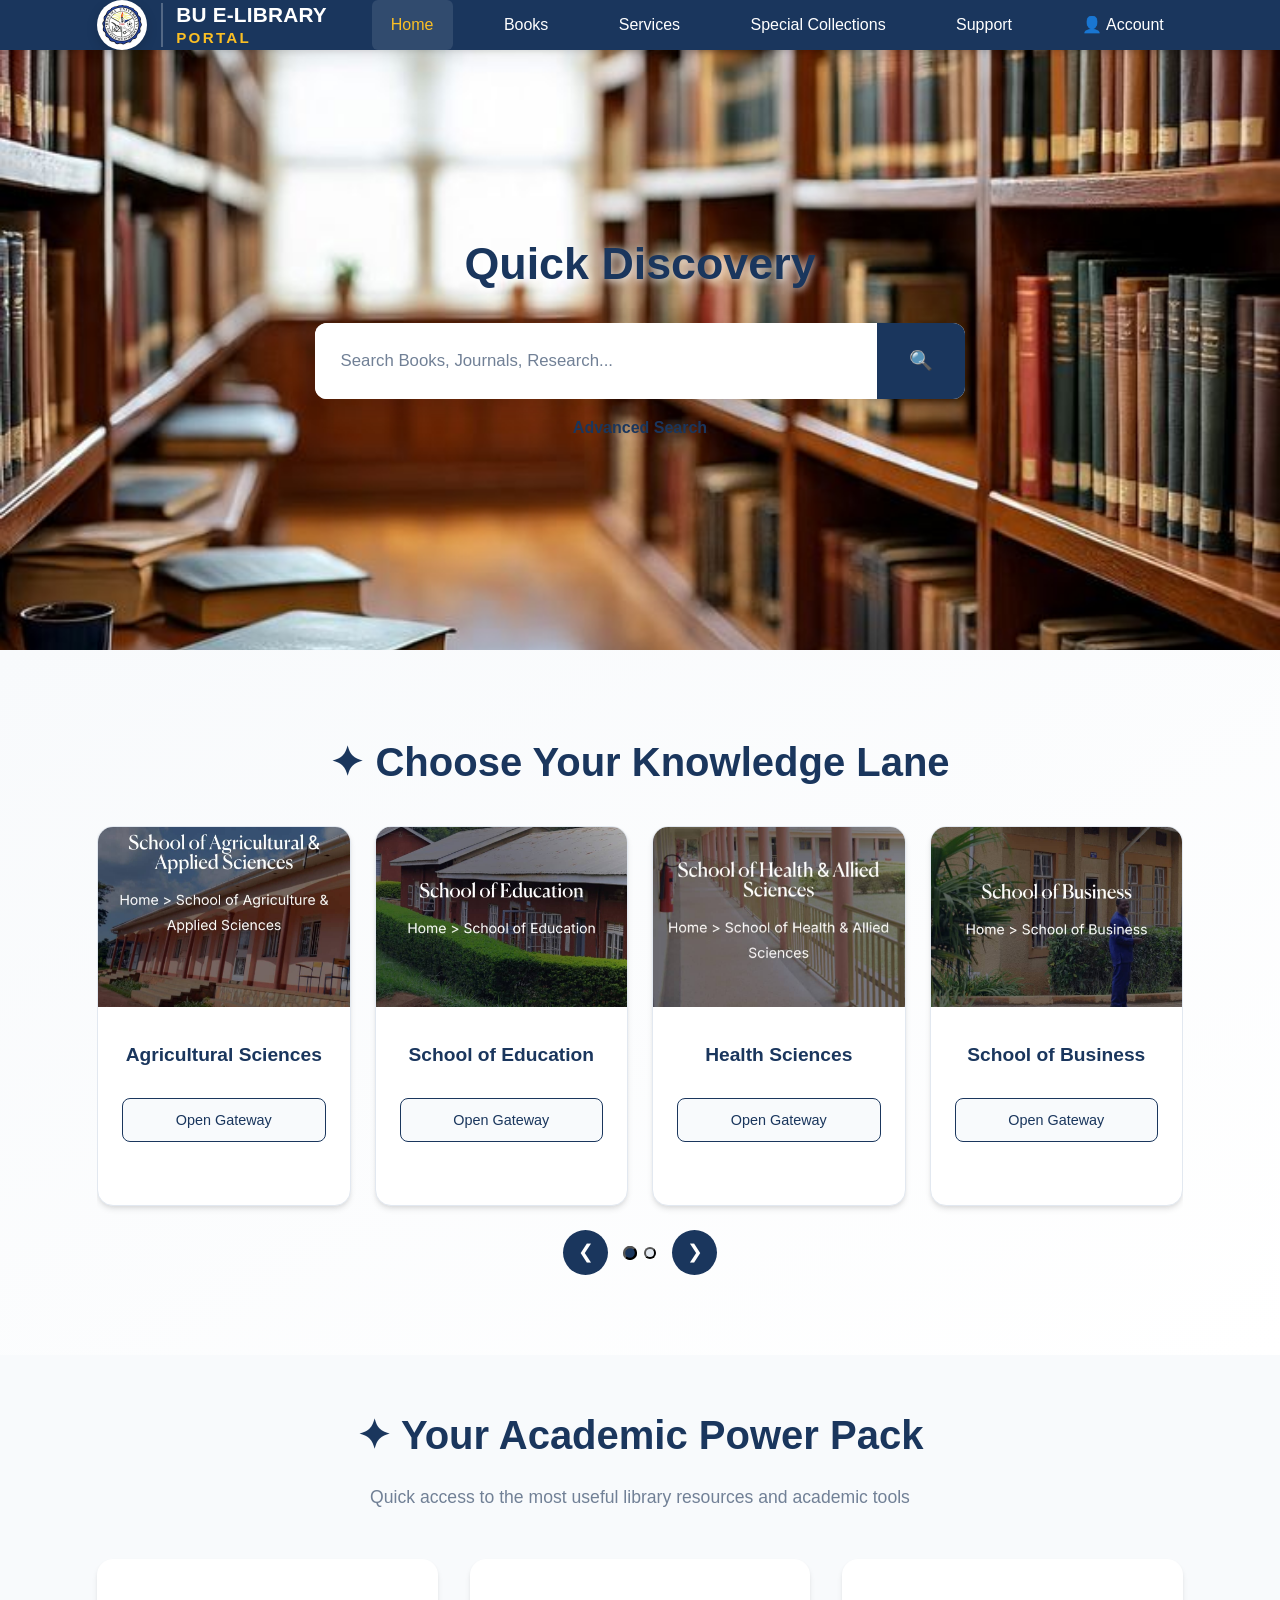
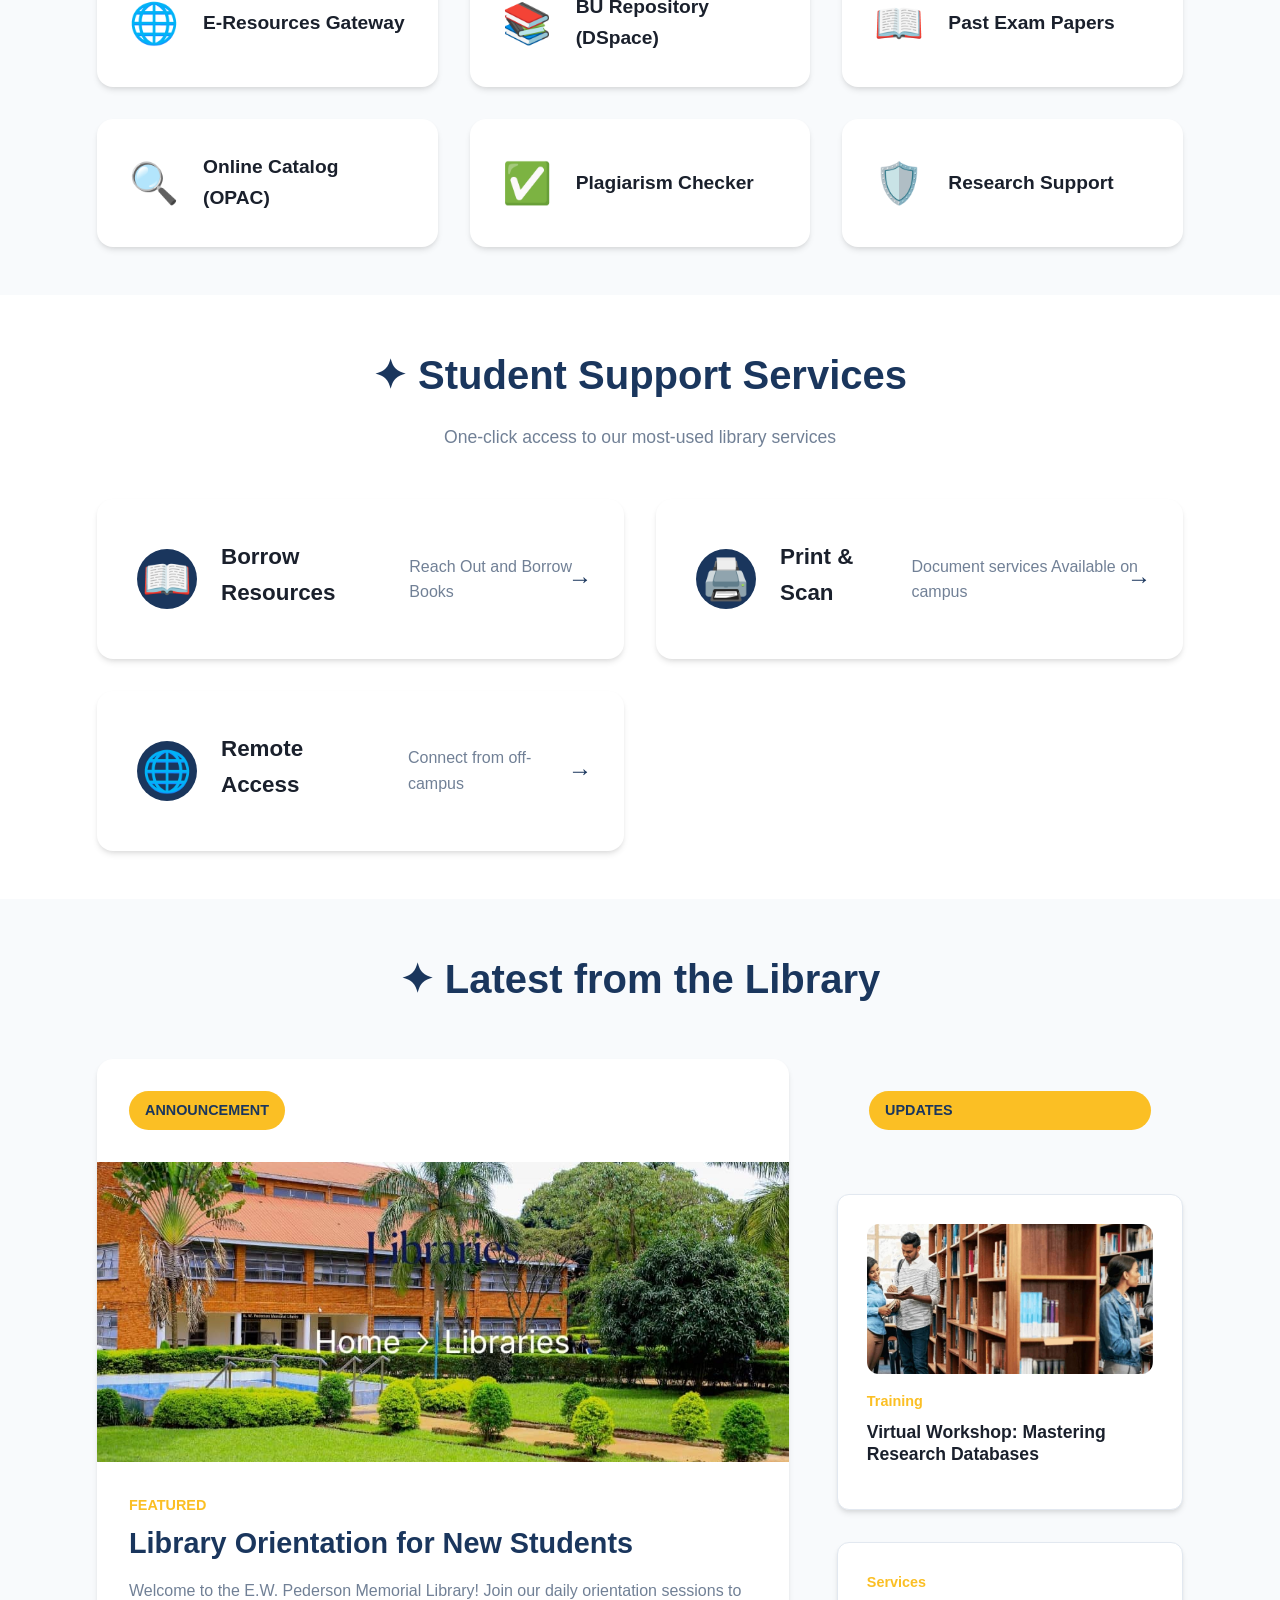
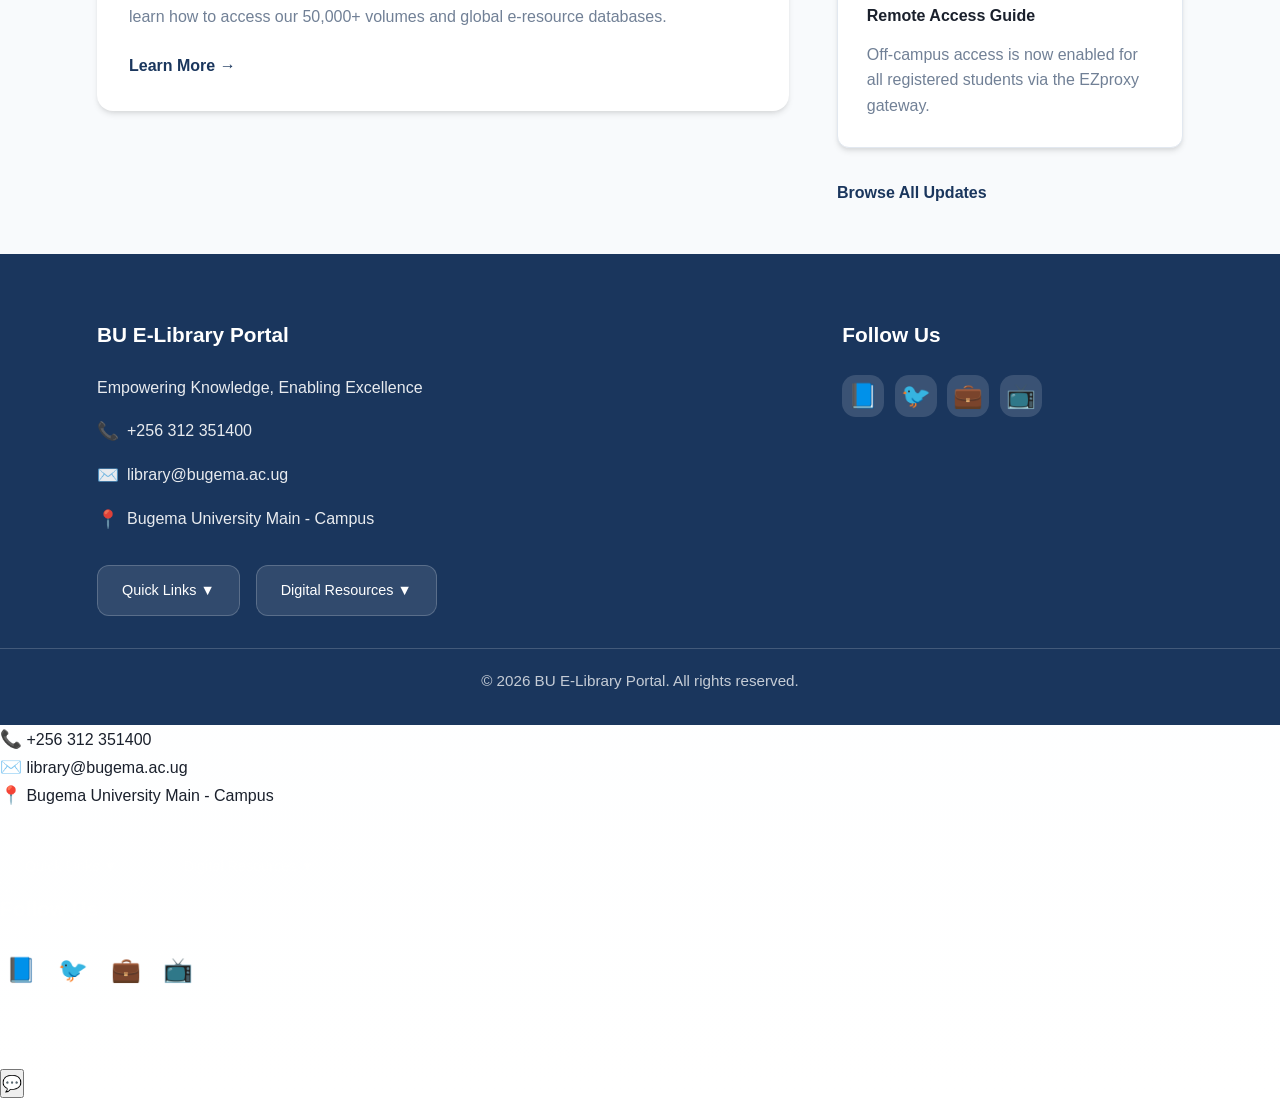
<file: index.html>
<!DOCTYPE html>
<html lang="en">
<head>
    <meta charset="UTF-8" />
    <meta name="viewport" content="width=device-width, initial-scale=1.0" />
    <title>BU E-Library Portal | E-Library & Research Hub</title>
    <link rel="stylesheet" href="style.css" />
</head>
<body>
    <!-- Navigation -->
    <nav class="navbar">
        <div class="container nav-container">
            <div class="nav-brand">
                <a href="index.html">
                    <img src="Image2/logo.jpeg" alt="Bugema University Logo" class="nav-logo" />
                    <div class="nav-text">
                        <span class="university-name">BU E-Library</span>
                        <span class="library-name">portal</span>
                    </div>
                </a>
            </div>
            <button class="nav-toggle" id="navToggle" aria-label="Open menu">☰</button>
            <div class="nav-menu" id="navMenu">
                <a href="index.html" class="nav-link active">Home</a>
                <a href="Books.html" class="nav-link">Books</a>
                <a href="services.html" class="nav-link">Services</a>
                <a href="special collections.html" class="nav-link">Special Collections</a>
                <a href="support.html" class="nav-link">Support</a>
                <a href="requests.html" class="nav-link">👤 Account</a>
            </div>
        </div>
    </nav>

    <!-- Hero Banner -->
    <section class="hero-banner slideshow" id="heroBanner">
        <div class="container">
            <div class="hero-content">
                <div class="search-section">
                    <h2 class="search-title">Quick Discovery</h2>
                    <div class="search-container">
                        <form class="search-box" id="catalogSearchForm">
                            <input type="text" id="catalogSearchInput" placeholder="Search Books, Journals, Research..." class="search-input" />
                            <button type="submit" class="search-btn">🔍</button>
                        </form>
                        <a href="#" class="advanced-search">Advanced Search</a>
                    </div>
                </div>
            </div>
        </div>
    </section>

    <!-- Interactive Search Results (Hidden by default) -->
    <section class="search-results-section" id="searchResultsSection">
        <div class="container">
            <div class="section-header">
                <h2 id="resultsCount">Search Results</h2>
                <button class="btn btn-secondary" onclick="closeSearch()">Clear Results</button>
            </div>
            <div class="results-grid" id="resultsGrid"></div>
        </div>
    </section>

    <!-- Knowledge Lane Section -->
    <section class="knowledge-lane">
        <div class="container">
            <h2 class="section-title">✦ Choose Your Knowledge Lane</h2>
            <div class="lane-slideshow" id="laneSlideshow">
                <div class="lane-track">
                    <div class="lane-card">
                        <div class="lane-image">
                            <img src="Image2/S Agricultur.jpeg" alt="Agricultural Sciences" />
                        </div>
                        <div class="lane-content">
                            <h3>Agricultural Sciences</h3>
                            <a href="school of agriculture.html" class="lane-btn">Open Gateway</a>
                        </div>
                    </div>
                    <div class="lane-card">
                        <div class="lane-image">
                            <img src="Image2/S Education.jpeg" alt="Education" />
                        </div>
                        <div class="lane-content">
                            <h3>School of Education</h3>
                            <a href="school of education.html" class="lane-btn">Open Gateway</a>
                        </div>
                    </div>
                    <div class="lane-card">
                        <div class="lane-image">
                            <img src="Image2/S Health.jpeg" alt="Health Sciences" />
                        </div>
                        <div class="lane-content">
                            <h3>Health Sciences</h3>
                            <a href="school of health.html" class="lane-btn">Open Gateway</a>
                        </div>
                    </div>
                    <div class="lane-card">
                        <div class="lane-image">
                            <img src="Image2/Business.jpeg" alt="Business" />
                        </div>
                        <div class="lane-content">
                            <h3>School of Business</h3>
                            <a href="school of business.html" class="lane-btn">Open Gateway</a>
                        </div>
                    </div>
                    <div class="lane-card">
                        <div class="lane-image">
                            <img src="Image2/S Science.jpeg" alt="Science & Technology" />
                        </div>
                        <div class="lane-content">
                            <h3>Science & Technology</h3>
                            <a href="school of education.html" class="lane-btn">Open Gateway</a>
                        </div>
                    </div>
                    <div class="lane-card">
                        <div class="lane-image">
                            <img src="Image2/Theology.jpeg" alt="Theology" />
                        </div>
                        <div class="lane-content">
                            <h3>School of Theology</h3>
                            <a href="school of theology.html" class="lane-btn">Open Gateway</a>
                        </div>
                    </div>
                    <div class="lane-card">
                        <div class="lane-image">
                            <img src="Image2/Social.jpeg" alt="Social Sciences" />
                        </div>
                        <div class="lane-content">
                            <h3>Social Sciences</h3>
                            <a href="school of social.html" class="lane-btn">Open Gateway</a>
                        </div>
                    </div>
                </div>
                <div class="lane-nav">
                    <button class="lane-prev" aria-label="Previous">❮</button>
                    <div class="lane-dots"></div>
                    <button class="lane-next" aria-label="Next">❯</button>
                </div>
            </div>
        </div>
    </section>

    <!-- Academic Power Pack -->
    <section class="power-pack">
        <div class="container">
            <h2 class="section-title">✦ Your Academic Power Pack</h2>
            <p class="section-subtitle">Quick access to the most useful library resources and academic tools</p>
            <div class="power-pack-grid">
                <a href="https://lib.bugemauniv.ac.ug/index.php/e-resources" target="_blank" class="power-item">
                    <span class="power-icon">🌐</span>
                    <span class="power-text">E-Resources Gateway</span>
                </a>
                <a href="https://repository.bugemauniv.ac.ug/" target="_blank" class="power-item">
                    <span class="power-icon">📚</span>
                    <span class="power-text">BU Repository (DSpace)</span>
                </a>
                <a href="https://lib.bugemauniv.ac.ug/index.php/past-papers" target="_blank" class="power-item">
                    <span class="power-icon">📖</span>
                    <span class="power-text">Past Exam Papers</span>
                </a>
                <a href="http://opac.bugemauniv.ac.ug/" target="_blank" class="power-item">
                    <span class="power-icon">🔍</span>
                    <span class="power-text">Online Catalog (OPAC)</span>
                </a>
                <a href="https://www.turnitin.com/login_page.asp" target="_blank" class="power-item">
                    <span class="power-icon">✅</span>
                    <span class="power-text">Plagiarism Checker</span>
                </a>
                <a href="https://lib.bugemauniv.ac.ug/index.php/research-support" target="_blank" class="power-item">
                    <span class="power-icon">🛡️</span>
                    <span class="power-text">Research Support</span>
                </a>
            </div>
        </div>
    </section>

    <!-- Student Support Services -->
    <section class="support-services">
        <div class="container">
            <h2 class="section-title">✦ Student Support Services</h2>
            <p class="section-subtitle">One-click access to our most-used library services</p>
            <div class="services-grid">
                <a href="services.html" class="service-item">
                    <span class="service-icon">📖</span>
                    <h3>Borrow Resources</h3>
                    <p>Reach Out and Borrow Books</p>
                    <span class="service-arrow">→</span>
                </a>
                <a href="services.html" class="service-item">
                    <span class="service-icon">🖨️</span>
                    <h3>Print & Scan</h3>
                    <p>Document services Available on campus</p>
                    <span class="service-arrow">→</span>
                </a>
                <a href="services.html" class="service-item">
                    <span class="service-icon">🌐</span>
                    <h3>Remote Access</h3>
                    <p>Connect from off-campus</p>
                    <span class="service-arrow">→</span>
                </a>
            </div>
        </div>
    </section>

    <!-- Latest from Library -->
    <section class="latest-news">
        <div class="container">
            <h2 class="section-title">✦ Latest from the Library</h2>
            <div class="news-grid">
                <a href="https://lib.bugemauniv.ac.ug/" target="_blank" class="news-main-link">
                    <div class="news-main">
                        <div class="news-badge">ANNOUNCEMENT</div>
                        <img src="Image2/Library.jpeg" alt="Library Orientation" class="news-image" />
                        <div class="news-content">
                            <div class="news-label">FEATURED</div>
                            <h3>Library Orientation for New Students</h3>
                            <p>Welcome to the E.W. Pederson Memorial Library! Join our daily orientation sessions to learn how to access our 50,000+ volumes and global e-resource databases.</p>
                            <span class="news-link">Learn More →</span>
                        </div>
                    </div>
                </a>
                <div class="news-sidebar">
                    <div class="news-badge">UPDATES</div>
                    <a href="https://lib.bugemauniv.ac.ug/index.php/e-resources" target="_blank" class="news-item-link">
                        <div class="news-item">
                            <img src="Image2/Books4.jpeg" alt="Training" class="news-thumb" />
                            <div class="news-content-small">
                                <div class="news-label">Training</div>
                                <h4>Virtual Workshop: Mastering Research Databases</h4>
                            </div>
                        </div>
                    </a>
                    <a href="support.html" class="news-item-link">
                        <div class="news-item">
                            <div class="news-label">Services</div>
                            <h4>Remote Access Guide</h4>
                            <p>Off-campus access is now enabled for all registered students via the EZproxy gateway.</p>
                        </div>
                    </a>
                    <a href="#" class="news-link">Browse All Updates</a>
                </div>
            </div>
        </div>
    </section>

    <!-- Footer -->
    <footer class="footer">
        <div class="container footer-container">
            <div class="footer-section">
                <h4>BU E-Library Portal</h4>
                <p>Empowering Knowledge, Enabling Excellence</p>
                <div class="contact-info">
                    <p><span class="contact-icon">📞</span> +256 312 351400</p>
                    <p><span class="contact-icon">✉️</span> library@bugema.ac.ug</p>
                    <p><span class="contact-icon">📍</span> Bugema University Main - Campus</p>
                </div>
                <div class="footer-links">
                    <button class="footer-btn">Quick Links ▼</button>
                    <button class="footer-btn">Digital Resources ▼</button>
                </div>
            </div>
            <div class="footer-section">
                <h4>Follow Us</h4>
                <div class="social-links">
                    <a href="#" class="social-link">📘</a>
                    <a href="#" class="social-link">🐦</a>
                    <a href="#" class="social-link">💼</a>
                    <a href="#" class="social-link">📺</a>
                </div>
            </div>
        </div>
        <div class="footer-bottom">
            <p>© 2026 BU E-Library Portal. All rights reserved.</p>
        </div>
    </footer>
                        <p><span class="contact-icon">📞</span> +256 312 351400</p>
                    <p><span class="contact-icon">✉️</span> library@bugema.ac.ug</p>
                    <p><span class="contact-icon">📍</span> Bugema University Main - Campus</p>
                </div>
                <div class="footer-links">
                    <button class="footer-btn">Quick Links ▼</button>
                    <button class="footer-btn">Digital Resources ▼</button>
                </div>
            </div>
            <div class="footer-section">
                <h4>Follow Us</h4>
                <div class="social-links">
                    <a href="#" class="social-link">📘</a>
                    <a href="#" class="social-link">🐦</a>
                    <a href="#" class="social-link">💼</a>
                    <a href="#" class="social-link">📺</a>
                </div>
            </div>
        </div>
        <div class="footer-bottom">
            <p>© 2026 BU E-Libray Portal. All rights reserved.</p>
        </div>
    </footer>

    <!-- Chat Widget -->
    <div class="chat-widget">
        <button class="chat-btn">💬</button>
    </div>

    <script>
        const navToggle = document.getElementById('navToggle');
        const navMenu = document.getElementById('navMenu');
        navToggle.addEventListener('click', () => {
            navMenu.classList.toggle('active');
        });

        // --- Interactive Catalog Search Logic ---
        const libraryData = [
            { title: "Research Methodology: Methods and Techniques", author: "C.R. Kothari", type: "Physical Book", location: "Main Stack - 001.42 KOT", available: true },
            { title: "Foundations of Education", author: "Allan C. Ornstein", type: "E-Book", location: "Digital Access", available: true },
            { title: "Principles of Accounting", author: "Belverd E. Needles", type: "Physical Book", location: "Main Stack - 657 NEE", available: false },
            { title: "Digital Literacy in Higher Education", author: "Bugema Faculty", type: "Research Paper", location: "Institutional Repository", available: true },
            { title: "Introduction to Information Technology", author: "T. Richard", type: "E-Journal", location: "ProQuest Central", available: true },
            { title: "The Great Controversy", author: "Ellen G. White", type: "Special Collection", location: "Heritage Room", available: false }
        ];

        const searchForm = document.getElementById('catalogSearchForm');
        const searchInput = document.getElementById('catalogSearchInput');
        const resultsSection = document.getElementById('searchResultsSection');
        const resultsGrid = document.getElementById('resultsGrid');
        const resultsCount = document.getElementById('resultsCount');
        const heroBanner = document.getElementById('heroBanner');

        searchForm.addEventListener('submit', (e) => {
            e.preventDefault();
            const query = searchInput.value.toLowerCase().trim();
            
            if (query === "") return;

            // Filter data
            const filteredResults = libraryData.filter(item => 
                item.title.toLowerCase().includes(query) || 
                item.author.toLowerCase().includes(query)
            );

            displayResults(filteredResults);
        });

        function displayResults(results) {
            resultsGrid.innerHTML = '';
            resultsSection.style.display = 'block';
            resultsCount.innerText = `${results.length} Resources Found`;

            if (results.length === 0) {
                resultsGrid.innerHTML = '<p class="container">No resources found matching your search. Please try different keywords or check our E-Resources Gateway.</p>';
            } else {
                results.forEach(item => {
                    const card = document.createElement('div');
                    card.className = 'result-card';
                    const statusClass = item.available ? 'status-available' : 'status-unavailable';
                    const statusText = item.available ? 'Available' : 'Loaned Out';
                    card.innerHTML = `
                        <div style="display: flex; justify-content: space-between; align-items: flex-start; margin-bottom: 0.5rem;">
                            <span class="result-tag">${item.type}</span>
                            <span class="status-indicator ${statusClass}">${statusText}</span>
                        </div>
                        <h4>${item.title}</h4>
                        <p><strong>Author:</strong> ${item.author}</p>
                        <p><strong>Location:</strong> ${item.location}</p>
                        <a href="Books.html" class="news-link" style="margin-top: 10px; display: block;">View Details →</a>
                    `;
                    resultsGrid.appendChild(card);
                });
            }
            
            // Smooth scroll to results
            resultsSection.scrollIntoView({ behavior: 'smooth' });
        }

        function closeSearch() {
            resultsSection.style.display = 'none';
            searchInput.value = '';
            window.scrollTo({ top: 0, behavior: 'smooth' });
        }

        // --- Power Pack Interaction ---
        // The links now target actual resource pages from the provided URL context.


        // Knowledge Lane Slideshow - like lib.bugemauniv.ac.ug
        const laneTrack = document.querySelector('.lane-track');
        const laneCards = document.querySelectorAll('.lane-card');
        const lanePrev = document.querySelector('.lane-prev');
        const laneNext = document.querySelector('.lane-next');
        const laneDots = document.querySelector('.lane-dots');
        
        let laneIndex = 0;
        const getVisibleCards = () => window.innerWidth > 1024 ? 4 : (window.innerWidth > 768 ? 2 : 1);
        let visibleCards = getVisibleCards();
        
        // Create dots for navigation
        if (laneCards.length > 0 && laneDots) {
            const totalDots = Math.ceil(laneCards.length / visibleCards);
            laneDots.innerHTML = '';
            for (let i = 0; i < totalDots; i++) {
                const dot = document.createElement('button');
                dot.className = 'lane-dot' + (i === 0 ? ' active' : '');
                dot.setAttribute('aria-label', `Go to slide ${i + 1}`);
                dot.addEventListener('click', () => goToSlide(i));
                laneDots.appendChild(dot);
            }
        }
        
        function updateLaneSlideshow() {
            if (laneCards.length > 0) {
                const cardWidth = laneCards[0].offsetWidth + 24; // Width + gap
                visibleCards = getVisibleCards();
                laneTrack.style.transform = `translateX(-${laneIndex * cardWidth}px)`;
                
                // Update dots
                const dots = document.querySelectorAll('.lane-dot');
                dots.forEach((dot, i) => {
                    dot.classList.toggle('active', i === laneIndex);
                });
            }
        }
        
        function goToSlide(index) {
            const maxIndex = laneCards.length - visibleCards;
            laneIndex = Math.max(0, Math.min(index, maxIndex));
            updateLaneSlideshow();
        }
        
        lanePrev.addEventListener('click', () => {
            if (laneIndex > 0) {
                laneIndex--;
                updateLaneSlideshow();
            }
        });
        
        laneNext.addEventListener('click', () => {
            const maxIndex = laneCards.length - visibleCards;
            if (laneIndex < maxIndex) {
                laneIndex++;
                updateLaneSlideshow();
            }
        });

        window.addEventListener('resize', () => {
            visibleCards = getVisibleCards();
            updateLaneSlideshow();
        });
        
        setInterval(() => {
            const maxIndex = laneCards.length - visibleCards;
            if (laneIndex < maxIndex) {
                laneIndex++;
            } else {
                laneIndex = 0;
            }
            updateLaneSlideshow();
        }, 5000);
    </script>
</body>
</html>
</file>
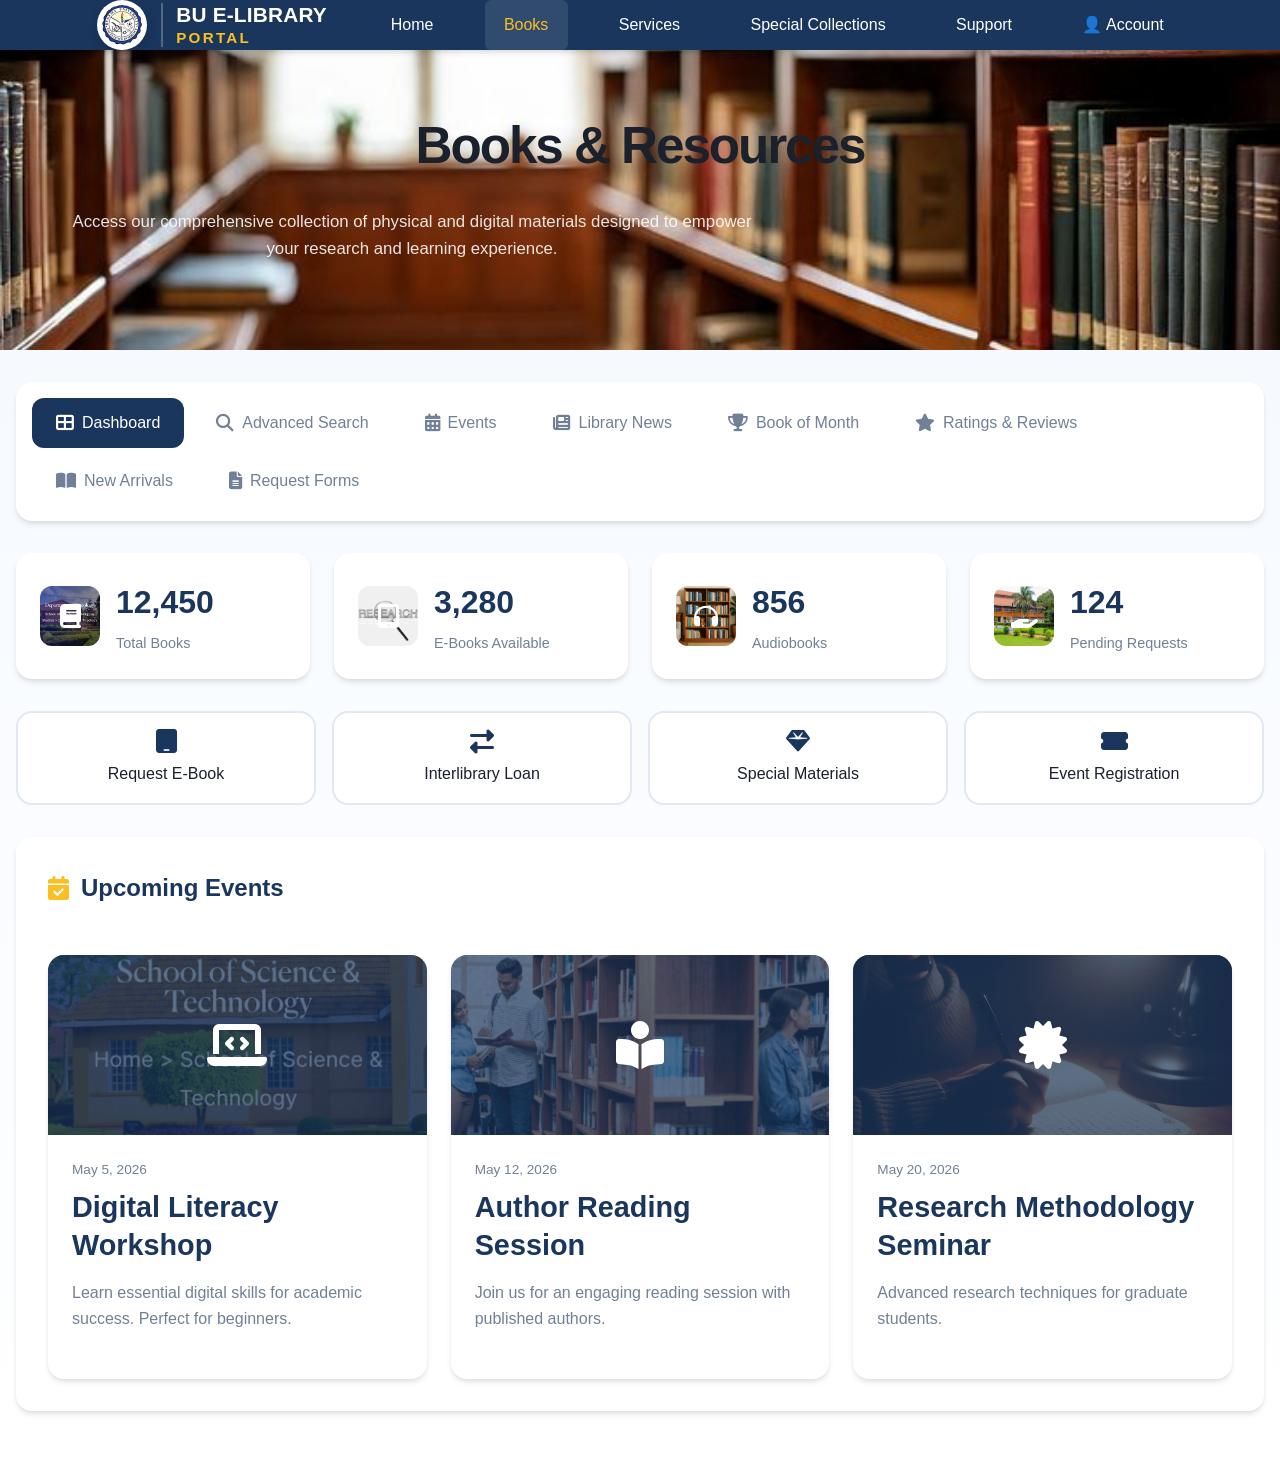
<file: Books.html>
<!DOCTYPE html>
<html lang="en">
<head>
    <meta charset="UTF-8" />
    <meta name="viewport" content="width=device-width, initial-scale=1.0" />
    <title>Books & Resources | BU E-Library Portal</title>
    <link rel="stylesheet" href="style.css" />
    <link rel="stylesheet" href="https://cdnjs.cloudflare.com/ajax/libs/font-awesome/6.4.0/css/all.min.css" />
    <style>
        /* Books Page Specific Styles */
        .books-container {
            max-width: 1400px;
            margin: 0 auto;
            padding: 2rem 1rem;
        }

        /* Tab Navigation */
        .tab-nav {
            display: flex;
            flex-wrap: wrap;
            gap: 0.5rem;
            margin-bottom: 2rem;
            background: var(--surface);
            padding: 1rem;
            border-radius: var(--radius-lg);
            box-shadow: var(--shadow);
        }

        .tab-btn {
            padding: 0.75rem 1.5rem;
            border: none;
            background: transparent;
            color: var(--text-muted);
            font-size: 1rem;
            font-weight: 500;
            cursor: pointer;
            border-radius: var(--radius);
            transition: var(--transition);
            display: flex;
            align-items: center;
            gap: 0.5rem;
        }

        .tab-btn:hover {
            background: var(--surface-light);
            color: var(--primary);
        }

        .tab-btn.active {
            background: var(--primary);
            color: white;
        }

        .tab-btn i {
            font-size: 1.1rem;
        }

        /* Tab Content */
        .tab-content {
            display: none;
            animation: fadeIn 0.4s ease;
        }

        .tab-content.active {
            display: block;
        }

        @keyframes fadeIn {
            from { opacity: 0; transform: translateY(10px); }
            to { opacity: 1; transform: translateY(0); }
        }

        /* Dashboard Grid */
        .dashboard-grid {
            display: grid;
            grid-template-columns: repeat(auto-fit, minmax(280px, 1fr));
            gap: 1.5rem;
            margin-bottom: 2rem;
        }

        .stat-card {
            background: var(--surface);
            padding: 1.5rem;
            border-radius: var(--radius-lg);
            box-shadow: var(--shadow);
            display: flex;
            align-items: center;
            gap: 1rem;
            transition: var(--transition);
        }

        .stat-card:hover {
            transform: translateY(-4px);
            box-shadow: var(--shadow-lg);
        }

        .stat-icon {
            width: 60px;
            height: 60px;
            border-radius: var(--radius);
            display: flex;
            align-items: center;
            justify-content: center;
            font-size: 1.5rem;
            color: white;
            background-size: cover;
            background-position: center;
            background-color: var(--primary-light);
        }

        .stat-icon.books { 
            background-image: url('Image2/Introduction\\ AI.jpeg');
            background-color: #667eea;
        }
        .stat-icon.ebooks { 
            background-image: url('Image2/Data\ Science.jpeg');
            background-color: #f093fb;
        }
        .stat-icon.audio { 
            background-image: url('Image2/Books3.jpeg');
            background-color: #4facfe;
        }
        .stat-icon.requests { 
            background-image: url('Image2/Library.jpeg');
            background-color: #43e97b;
        }

        .stat-info h3 {
            font-size: 2rem;
            color: var(--primary);
            margin-bottom: 0.25rem;
        }

        .stat-info p {
            color: var(--text-muted);
            font-size: 0.9rem;
        }

        /* Form Styles */
        .form-section {
            background: var(--surface);
            border-radius: var(--radius-lg);
            padding: 2rem;
            box-shadow: var(--shadow);
            margin-bottom: 2rem;
        }

        .form-section h2 {
            color: var(--primary);
            margin-bottom: 1.5rem;
            display: flex;
            align-items: center;
            gap: 0.75rem;
            font-size: 1.5rem;
        }

        .form-section h2 i {
            color: var(--accent);
        }

        .form-grid {
            display: grid;
            grid-template-columns: repeat(auto-fit, minmax(250px, 1fr));
            gap: 1rem;
        }

        .form-group {
            margin-bottom: 1rem;
        }

        .form-group label {
            display: block;
            margin-bottom: 0.5rem;
            font-weight: 500;
            color: var(--text);
        }

        .form-group label .required {
            color: #e53e3e;
        }

        .form-control {
            width: 100%;
            padding: 0.75rem 1rem;
            border: 2px solid var(--border);
            border-radius: var(--radius);
            font-size: 1rem;
            transition: var(--transition);
            background: var(--surface);
        }

        .form-control:focus {
            outline: none;
            border-color: var(--primary);
            box-shadow: 0 0 0 3px rgba(26, 54, 93, 0.1);
        }

        .form-control::placeholder {
            color: var(--text-light);
        }

        select.form-control {
            cursor: pointer;
            background-image: url("data:image/svg+xml,%3Csvg xmlns='http://www.w3.org/2000/svg' width='12' height='12' fill='%23718096' viewBox='0 0 16 16'%3E%3Cpath d='M8 11L3 6h10l-5 5z'/%3E%3C/svg%3E");
            background-repeat: no-repeat;
            background-position: right 1rem center;
            padding-right: 2.5rem;
        }

        textarea.form-control {
            min-height: 120px;
            resize: vertical;
        }

        .btn {
            padding: 0.75rem 1.5rem;
            border: none;
            border-radius: var(--radius);
            font-size: 1rem;
            font-weight: 500;
            cursor: pointer;
            transition: var(--transition);
            display: inline-flex;
            align-items: center;
            gap: 0.5rem;
        }

        .btn-primary {
            background: var(--primary);
            color: white;
        }

        .btn-primary:hover {
            background: var(--primary-light);
            transform: translateY(-2px);
        }

        .btn-secondary {
            background: var(--surface-light);
            color: var(--text);
            border: 2px solid var(--border);
        }

        .btn-secondary:hover {
            background: var(--surface-dark);
        }

        .btn-accent {
            background: var(--accent);
            color: var(--primary-dark);
        }

        .btn-accent:hover {
            background: #f59e0b;
            transform: translateY(-2px);
        }

        .form-actions {
            display: flex;
            gap: 1rem;
            margin-top: 1.5rem;
            flex-wrap: wrap;
        }

        /* Search Form Specific */
        .advanced-search-box {
            background: var(--surface);
            border-radius: var(--radius-lg);
            padding: 2rem;
            box-shadow: var(--shadow);
        }

        .search-filters {
            display: grid;
            grid-template-columns: repeat(auto-fit, minmax(200px, 1fr));
            gap: 1rem;
            margin-bottom: 1.5rem;
        }

        .filter-group {
            display: flex;
            align-items: center;
            gap: 0.5rem;
        }

        .filter-group input[type="checkbox"] {
            width: 18px;
            height: 18px;
            accent-color: var(--primary);
        }

        /* Events Calendar */
        .calendar-grid {
            display: grid;
            grid-template-columns: repeat(7, 1fr);
            gap: 0.5rem;
            margin-top: 1.5rem;
        }

        .calendar-header {
            text-align: center;
            padding: 0.75rem;
            font-weight: 600;
            color: var(--text-muted);
            font-size: 0.85rem;
        }

        .calendar-day {
            aspect-ratio: 1;
            display: flex;
            flex-direction: column;
            align-items: center;
            justify-content: center;
            border-radius: var(--radius);
            cursor: pointer;
            transition: var(--transition);
            font-size: 0.9rem;
            position: relative;
        }

        .calendar-day:hover {
            background: var(--surface-light);
        }

        .calendar-day.today {
            background: var(--primary);
            color: white;
        }

        .calendar-day.has-event::after {
            content: '';
            position: absolute;
            bottom: 4px;
            width: 6px;
            height: 6px;
            border-radius: 50%;
            background: var(--accent);
        }

        .calendar-day.other-month {
            color: var(--text-light);
        }

        .event-dot {
            display: flex;
            gap: 0.25rem;
            margin-top: 0.25rem;
        }

        .event-dot span {
            width: 4px;
            height: 4px;
            border-radius: 50%;
            background: var(--accent);
        }

        /* News Cards */
        .news-grid {
            display: grid;
            grid-template-columns: repeat(auto-fit, minmax(300px, 1fr));
            gap: 1.5rem;
        }

        .news-card {
            background: var(--surface);
            border-radius: var(--radius-lg);
            overflow: hidden;
            box-shadow: var(--shadow);
            transition: var(--transition);
        }

        .news-card:hover {
            transform: translateY(-4px);
            box-shadow: var(--shadow-lg);
        }

        .news-image {
            height: 180px;
            background-size: cover;
            background-position: center;
            display: flex;
            align-items: center;
            justify-content: center;
            color: white;
            font-size: 3rem;
            position: relative;
        }

        .news-image::before {
            content: '';
            position: absolute;
            top: 0;
            left: 0;
            right: 0;
            bottom: 0;
            background: rgba(26, 54, 93, 0.7);
        }

        .news-image i {
            position: relative;
            z-index: 1;
        }

        .news-content {
            padding: 1.5rem;
        }

        .news-date {
            color: var(--text-muted);
            font-size: 0.85rem;
            margin-bottom: 0.5rem;
        }

        .news-title {
            color: var(--primary);
            font-size: 1.2rem;
            margin-bottom: 0.75rem;
        }

        .news-excerpt {
            color: var(--text-muted);
            line-height: 1.6;
        }

        /* Books of Month */
        .nomination-card {
            background: var(--surface);
            border-radius: var(--radius-lg);
            padding: 2rem;
            box-shadow: var(--shadow);
            margin-bottom: 1.5rem;
        }

        .book-covers {
            display: grid;
            grid-template-columns: repeat(auto-fit, minmax(150px, 1fr));
            gap: 1rem;
            margin: 1.5rem 0;
        }

        .book-cover {
            aspect-ratio: 2/3;
            background-size: cover;
            background-position: center;
            border-radius: var(--radius);
            display: flex;
            align-items: center;
            justify-content: center;
            color: white;
            font-size: 2rem;
            cursor: pointer;
            transition: var(--transition);
            position: relative;
        }

        .book-cover::before {
            content: '';
            position: absolute;
            top: 0;
            left: 0;
            right: 0;
            bottom: 0;
            background: rgba(26, 54, 93, 0.6);
            border-radius: var(--radius);
        }

        .book-cover i {
            position: relative;
            z-index: 1;
        }

        .book-cover:hover {
            transform: scale(1.05);
        }

        .book-cover.selected {
            outline: 4px solid var(--accent);
            outline-offset: 2px;
        }

        /* New Arrivals */
        .arrivals-grid {
            display: grid;
            grid-template-columns: repeat(auto-fit, minmax(200px, 1fr));
            gap: 1.5rem;
        }

        .arrival-card {
            background: var(--surface);
            border-radius: var(--radius-lg);
            overflow: hidden;
            box-shadow: var(--shadow);
            transition: var(--transition);
        }

        .arrival-card:hover {
            transform: translateY(-4px);
            box-shadow: var(--shadow-lg);
        }

        .arrival-cover {
            height: 250px;
            background-size: cover;
            background-position: center;
            display: flex;
            align-items: center;
            justify-content: center;
            color: white;
            font-size: 2.5rem;
            position: relative;
        }

        .arrival-cover::before {
            content: '';
            position: absolute;
            top: 0;
            left: 0;
            right: 0;
            bottom: 0;
            background: rgba(26, 54, 93, 0.6);
        }

        .arrival-cover i, .arrival-cover .arrival-badge {
            position: relative;
            z-index: 1;
        }

        .arrival-badge {
            position: absolute;
            top: 1rem;
            left: 1rem;
            background: var(--accent);
            color: var(--primary-dark);
            padding: 0.25rem 0.75rem;
            border-radius: 20px;
            font-size: 0.75rem;
            font-weight: 600;
        }

        .arrival-info {
            padding: 1rem;
        }

        .arrival-title {
            font-size: 1rem;
            color: var(--primary);
            margin-bottom: 0.25rem;
        }

        .arrival-author {
            color: var(--text-muted);
            font-size: 0.9rem;
        }

        .arrival-actions {
            padding: 0 1rem 1rem;
            display: flex;
            gap: 0.5rem;
        }

        .arrival-actions .btn {
            flex: 1;
            justify-content: center;
            padding: 0.5rem;
            font-size: 0.9rem;
        }

        /* Modal Styles */
        .modal-overlay {
            position: fixed;
            top: 0;
            left: 0;
            right: 0;
            bottom: 0;
            background: rgba(0, 0, 0, 0.5);
            display: flex;
            align-items: center;
            justify-content: center;
            z-index: 2000;
            opacity: 0;
            visibility: hidden;
            transition: var(--transition);
        }

        .modal-overlay.active {
            opacity: 1;
            visibility: visible;
        }

        .modal {
            background: var(--surface);
            border-radius: var(--radius-lg);
            padding: 2rem;
            max-width: 600px;
            width: 90%;
            max-height: 90vh;
            overflow-y: auto;
            transform: scale(0.9);
            transition: var(--transition);
        }

        .modal-overlay.active .modal {
            transform: scale(1);
        }

        .modal-header {
            display: flex;
            justify-content: space-between;
            align-items: center;
            margin-bottom: 1.5rem;
        }

        .modal-header h3 {
            color: var(--primary);
        }

        .modal-close {
            background: none;
            border: none;
            font-size: 1.5rem;
            cursor: pointer;
            color: var(--text-muted);
            transition: var(--transition);
        }

        .modal-close:hover {
            color: var(--text);
        }

        /* Toast Notifications */
        .toast-container {
            position: fixed;
            top: 100px;
            right: 20px;
            z-index: 3000;
            display: flex;
            flex-direction: column;
            gap: 0.5rem;
        }

        .toast {
            background: var(--surface);
            padding: 1rem 1.5rem;
            border-radius: var(--radius);
            box-shadow: var(--shadow-lg);
            display: flex;
            align-items: center;
            gap: 0.75rem;
            animation: slideIn 0.3s ease;
            min-width: 300px;
        }

        @keyframes slideIn {
            from { transform: translateX(100%); opacity: 0; }
            to { transform: translateX(0); opacity: 1; }
        }

        .toast.success { border-left: 4px solid #48bb78; }
        .toast.error { border-left: 4px solid #e53e3e; }
        .toast.info { border-left: 4px solid #4299e1; }

        .toast i {
            font-size: 1.25rem;
        }

        .toast.success i { color: #48bb78; }
        .toast.error i { color: #e53e3e; }
        .toast.info i { color: #4299e1; }

        /* Quick Actions */
        .quick-actions {
            display: flex;
            gap: 1rem;
            margin-bottom: 2rem;
            flex-wrap: wrap;
        }

        .quick-action-btn {
            flex: 1;
            min-width: 150px;
            padding: 1rem;
            background: var(--surface);
            border: 2px solid var(--border);
            border-radius: var(--radius-lg);
            cursor: pointer;
            transition: var(--transition);
            text-align: center;
        }

        .quick-action-btn:hover {
            border-color: var(--primary);
            transform: translateY(-2px);
        }

        .quick-action-btn i {
            font-size: 1.5rem;
            color: var(--primary);
            margin-bottom: 0.5rem;
        }

        .quick-action-btn span {
            display: block;
            color: var(--text);
            font-weight: 500;
        }

        /* Responsive */
        @media (max-width: 768px) {
            .tab-nav {
                overflow-x: auto;
                flex-wrap: nowrap;
                -webkit-overflow-scrolling: touch;
            }

            .tab-btn {
                white-space: nowrap;
            }

            .calendar-grid {
                grid-template-columns: repeat(7, 1fr);
                gap: 2px;
            }

            .form-grid {
                grid-template-columns: 1fr;
            }
        }

        /* Rating Form Styles */
        .star-rating {
            display: flex;
            flex-direction: row-reverse;
            justify-content: flex-end;
            gap: 0.5rem;
            font-size: 1.5rem;
        }
        .star-rating input { display: none; }
        .star-rating label { color: #cbd5e0; cursor: pointer; transition: var(--transition); }
        .star-rating input:checked ~ label,
        .star-rating label:hover,
        .star-rating label:hover ~ label { 
            color: var(--accent); 
        }
        .review-stars { color: var(--accent); font-size: 0.9rem; margin-bottom: 0.5rem; }
    </style>
</head>
<body>
    <!-- Navigation -->
    <nav class="navbar">
        <div class="container nav-container">
            <div class="nav-brand">
                <a href="index.html">
                    <img src="Image2/logo.jpeg" alt="Bugema University Logo" class="nav-logo" />
                    <div class="nav-text">
                        <span class="university-name">BU E-Library</span>
                        <span class="library-name">portal</span>
                    </div>
                </a>
            </div>
            <button class="nav-toggle" id="navToggle" aria-label="Open menu">☰</button>
            <div class="nav-menu" id="navMenu">
                <a href="index.html" class="nav-link">Home</a>
                <a href="Books.html" class="nav-link active">Books</a>
                <a href="services.html" class="nav-link">Services</a>
                <a href="special collections.html" class="nav-link">Special Collections</a>
                <a href="support.html" class="nav-link">Support</a>
                <a href="requests.html" class="nav-link">👤 Account</a>
            </div>
        </div>
    </nav>

    <!-- Hero Banner -->
    <section class="hero-banner slideshow small">
        <div class="container hero-content">
            <h1>Books & Resources</h1>
            <p>Access our comprehensive collection of physical and digital materials designed to empower your research and learning experience.</p>
        </div>
    </section>

    <!-- Main Content -->
    <div class="books-container">
        <!-- Tab Navigation -->
        <div class="tab-nav">
            <button class="tab-btn active" data-tab="dashboard">
                <i class="fas fa-th-large"></i> Dashboard
            </button>
            <button class="tab-btn" data-tab="search">
                <i class="fas fa-search"></i> Advanced Search
            </button>
            <button class="tab-btn" data-tab="calendar">
                <i class="fas fa-calendar-alt"></i> Events
            </button>
            <button class="tab-btn" data-tab="news">
                <i class="fas fa-newspaper"></i> Library News
            </button>
            <button class="tab-btn" data-tab="nomination">
                <i class="fas fa-trophy"></i> Book of Month
            </button>
            <button class="tab-btn" data-tab="ratings">
                <i class="fas fa-star"></i> Ratings & Reviews
            </button>
            <button class="tab-btn" data-tab="arrivals">
                <i class="fas fa-book-open"></i> New Arrivals
            </button>
            <button class="tab-btn" data-tab="requests">
                <i class="fas fa-file-alt"></i> Request Forms
            </button>
        </div>

        <!-- Dashboard Tab -->
        <div class="tab-content active" id="dashboard">
            <div class="dashboard-grid">
                <div class="stat-card">
                    <div class="stat-icon books" style="background-image: url('Image2/Theology.jpeg');">
                        <i class="fas fa-book"></i>
                    </div>
                    <div class="stat-info">
                        <h3>12,450</h3>
                        <p>Total Books</p>
                    </div>
                </div>
                <div class="stat-card">
                    <div class="stat-icon ebooks" style="background-image: url('Image2/Research.jpeg');">
                        <i class="fas fa-tablet-alt"></i>
                    </div>
                    <div class="stat-info">
                        <h3>3,280</h3>
                        <p>E-Books Available</p>
                    </div>
                </div>
                <div class="stat-card">
                    <div class="stat-icon audio" style="background-image: url('Image2/Books2.jpeg');">
                        <i class="fas fa-headphones"></i>
                    </div>
                    <div class="stat-info">
                        <h3>856</h3>
                        <p>Audiobooks</p>
                    </div>
                </div>
                <div class="stat-card">
                    <div class="stat-icon requests" style="background-image: url('Image2/Library.jpeg');">
                        <i class="fas fa-hand-holding"></i>
                    </div>
                    <div class="stat-info">
                        <h3>124</h3>
                        <p>Pending Requests</p>
                    </div>
                </div>
            </div>

            <div class="quick-actions">
                <button class="quick-action-btn" onclick="openModal('ebookModal')">
                    <i class="fas fa-tablet"></i>
                    <span>Request E-Book</span>
                </button>
                <button class="quick-action-btn" onclick="openModal('interlibraryModal')">
                    <i class="fas fa-exchange-alt"></i>
                    <span>Interlibrary Loan</span>
                </button>
                <button class="quick-action-btn" onclick="openModal('specialModal')">
                    <i class="fas fa-gem"></i>
                    <span>Special Materials</span>
                </button>
                <button class="quick-action-btn" onclick="openModal('eventModal')">
                    <i class="fas fa-ticket-alt"></i>
                    <span>Event Registration</span>
                </button>
            </div>

            <!-- Upcoming Events Preview -->
            <div class="form-section">
                <h2><i class="fas fa-calendar-check"></i> Upcoming Events</h2>
                <div class="news-grid">
                    <div class="news-card">
                        <div class="news-image" style="background-image: url('Image2/S Science.jpeg');">
                            <i class="fas fa-laptop-code"></i>
                        </div>
                        <div class="news-content">
                            <div class="news-date">May 5, 2026</div>
                            <h3 class="news-title">Digital Literacy Workshop</h3>
                            <p class="news-excerpt">Learn essential digital skills for academic success. Perfect for beginners.</p>
                        </div>
                    </div>
                    <div class="news-card">
                        <div class="news-image" style="background-image: url('Image2/Books4.jpeg');">
                            <i class="fas fa-book-reader"></i>
                        </div>
                        <div class="news-content">
                            <div class="news-date">May 12, 2026</div>
                            <h3 class="news-title">Author Reading Session</h3>
                            <p class="news-excerpt">Join us for an engaging reading session with published authors.</p>
                        </div>
                    </div>
                    <div class="news-card">
                        <div class="news-image" style="background-image: url('Image2/Methodology.jpeg');">
                            <i class="fas fa-certificate"></i>
                        </div>
                        <div class="news-content">
                            <div class="news-date">May 20, 2026</div>
                            <h3 class="news-title">Research Methodology Seminar</h3>
                            <p class="news-excerpt">Advanced research techniques for graduate students.</p>
                        </div>
                    </div>
                </div>
            </div>
        </div>

        <!-- Advanced Search Tab -->
        <div class="tab-content" id="search">
            <div class="advanced-search-box">
                <h2 style="color: var(--primary); margin-bottom: 1.5rem;">
                    <i class="fas fa-search-plus"></i> Advanced Catalog Search
                </h2>
                <form id="advancedSearchForm">
                    <div class="form-grid">
                        <div class="form-group">
                            <label>Search Term <span class="required">*</span></label>
                            <input type="text" class="form-control" placeholder="Enter keywords, title, author..." id="searchTerm" required>
                        </div>
                        <div class="form-group">
                            <label>Search In</label>
                            <select class="form-control" id="searchField">
                                <option value="all">All Fields</option>
                                <option value="title">Title</option>
                                <option value="author">Author</option>
                                <option value="subject">Subject</option>
                                <option value="isbn">ISBN</option>
                            </select>
                        </div>
                        <div class="form-group">
                            <label>Material Type</label>
                            <select class="form-control" id="materialType">
                                <option value="">All Types</option>
                                <option value="book">Books</option>
                                <option value="ebook">E-Books</option>
                                <option value="journal">Journals</option>
                                <option value="thesis">Theses</option>
                                <option value="multimedia">Multimedia</option>
                            </select>
                        </div>
                        <div class="form-group">
                            <label>Language</label>
                            <select class="form-control" id="language">
                                <option value="">All Languages</option>
                                <option value="en">English</option>
                                <option value="fr">French</option>
                                <option value="de">German</option>
                                <option value="es">Spanish</option>
                            </select>
                        </div>
                    </div>
                    <div class="search-filters">
                        <div class="filter-group">
                            <input type="checkbox" id="availableOnly">
                            <label for="availableOnly">Available Now Only</label>
                        </div>
                        <div class="filter-group">
                            <input type="checkbox" id="peerReviewed">
                            <label for="peerReviewed">Peer Reviewed</label>
                        </div>
                        <div class="filter-group">
                            <input type="checkbox" id="fullText">
                            <label for="fullText">Full Text Available</label>
                        </div>
                    </div>
                    <div class="form-actions">
                        <button type="submit" class="btn btn-primary">
                            <i class="fas fa-search"></i> Search Catalog
                        </button>
                        <button type="reset" class="btn btn-secondary">
                            <i class="fas fa-redo"></i> Clear Filters
                        </button>
                    </div>
                </form>

                <!-- Search Results Container -->
                <div id="advancedSearchResults" style="display: none; margin-top: 3rem; border-top: 2px solid var(--border); padding-top: 2rem;">
                    <h3 style="color: var(--primary); margin-bottom: 1.5rem;" id="searchResultHeader">Search Results</h3>
                    <div class="results-grid" id="advancedResultsGrid"></div>
                </div>
            </div>
        </div>

        <!-- Events Calendar Tab -->
        <div class="tab-content" id="calendar">
            <div class="form-section">
                <h2><i class="fas fa-calendar-alt"></i> Events Calendar</h2>
                <div style="display: flex; justify-content: space-between; align-items: center; margin-bottom: 1rem;">
                    <button class="btn btn-secondary" onclick="changeMonth(-1)">
                        <i class="fas fa-chevron-left"></i> Previous
                    </button>
                    <h3 id="currentMonth" style="color: var(--primary); font-size: 1.5rem;">May 2026</h3>
                    <button class="btn btn-secondary" onclick="changeMonth(1)">
                        Next <i class="fas fa-chevron-right"></i>
                    </button>
                </div>
                <div class="calendar-grid" id="calendarGrid">
                    <!-- Calendar will be generated by JavaScript -->
                </div>
            </div>

            <!-- Event Detail Registration -->
            <div class="form-section">
                <h2><i class="fas fa-ticket-alt"></i> Event Registration</h2>
                <form id="eventRegistrationForm">
                    <div class="form-grid">
                        <div class="form-group">
                            <label>Full Name <span class="required">*</span></label>
                            <input type="text" class="form-control" placeholder="Enter your full name" required>
                        </div>
                        <div class="form-group">
                            <label>Email <span class="required">*</span></label>
                            <input type="email" class="form-control" placeholder="your.email@example.com" required>
                        </div>
                        <div class="form-group">
                            <label>Phone Number</label>
                            <input type="tel" class="form-control" placeholder="+256 XXX XXX XXX">
                        </div>
                        <div class="form-group">
                            <label>Select Event <span class="required">*</span></label>
                            <select class="form-control" required>
                                <option value="">Choose an event...</option>
                                <option value="1">Digital Literacy Workshop - May 5</option>
                                <option value="2">Author Reading Session - May 12</option>
                                <option value="3">Research Methodology Seminar - May 20</option>
                                <option value="4">Book Club Meeting - May 25</option>
                            </select>
                        </div>
                    </div>
                    <div class="form-group">
                        <label>Additional Notes</label>
                        <textarea class="form-control" placeholder="Any special requirements or questions..."></textarea>
                    </div>
                    <div class="form-actions">
                        <button type="submit" class="btn btn-primary">
                            <i class="fas fa-paper-plane"></i> Register for Event
                        </button>
                    </div>
                </form>
            </div>
        </div>

        <!-- Library News Tab -->
        <div class="tab-content" id="news">
            <div class="form-section">
                <h2><i class="fas fa-newspaper"></i> Library News</h2>
                <div class="news-grid">
                    <div class="news-card">
                        <div class="news-image" style="background-image: url('Image2/Data\ Science.jpeg');">
                            <i class="fas fa-laptop-code"></i>
                        </div>
                        <div class="news-content">
                            <div class="news-date">April 28, 2026</div>
                            <h3 class="news-title">New Database Access</h3>
                            <p class="news-excerpt">We now have access to JSTOR's complete collection. All students and staff can access it remotely.</p>
                        </div>
                    </div>
                    <div class="news-card">
                        <div class="news-image" style="background-image: url('Image2/Exams\ time.jpeg');">
                            <i class="fas fa-clock"></i>
                        </div>
                        <div class="news-content">
                            <div class="news-date">April 25, 2026</div>
                            <h3 class="news-title">Extended Hours for Exams</h3>
                            <p class="news-excerpt">Library will be open 24/7 during the exam period from May 1-15. Free coffee and snacks available.</p>
                        </div>
                    </div>
                    <div class="news-card">
                        <div class="news-image" style="background-image: url('Image2/Award.jpeg');">
                            <i class="fas fa-award"></i>
                        </div>
                        <div class="news-content">
                            <div class="news-date">April 20, 2026</div>
                            <h3 class="news-title">Award Winning Authors</h3>
                            <p class="news-excerpt">Our library collection features multiple award-winning authors. Check out our featured section.</p>
                        </div>
                    </div>
                    <div class="news-card">
                        <div class="news-image" style="background-image: url('Image2/Books1.jpeg');">
                            <i class="fas fa-wifi"></i>
                        </div>
                        <div class="news-content">
                            <div class="news-date">April 18, 2026</div>
                            <h3 class="news-title">WiFi Upgrade Complete</h3>
                            <p class="news-excerpt">Our library now has fiber-optic internet with speeds up to 1Gbps. Enjoy seamless research.</p>
                        </div>
                    </div>
                </div>
            </div>
        </div>

        <!-- Book of Month Tab -->
        <div class="tab-content" id="nomination">
            <div class="form-section">
                <h2><i class="fas fa-trophy"></i> Books of the Month Nomination</h2>
                <p style="color: var(--text-muted); margin-bottom: 1.5rem;">Nominate your favorite books for the monthly feature. Selected books will be displayed in the library entrance.</p>
                
                <form id="bookNominationForm">
                    <div class="form-grid">
                        <div class="form-group">
                            <label>Your Name <span class="required">*</span></label>
                            <input type="text" class="form-control" placeholder="Enter your name" required>
                        </div>
                        <div class="form-group">
                            <label>Your Email <span class="required">*</span></label>
                            <input type="email" class="form-control" placeholder="your.email@example.com" required>
                        </div>
                    </div>
                    <div class="form-group">
                        <label>Book Title <span class="required">*</span></label>
                        <input type="text" class="form-control" placeholder="Enter book title" required>
                    </div>
                    <div class="form-grid">
                        <div class="form-group">
                            <label>Author <span class="required">*</span></label>
                            <input type="text" class="form-control" placeholder="Enter author name" required>
                        </div>
                        <div class="form-group">
                            <label>ISBN</label>
                            <input type="text" class="form-control" placeholder="Enter ISBN (optional)">
                        </div>
                    </div>
                    <div class="form-group">
                        <label>Why do you recommend this book? <span class="required">*</span></label>
                        <textarea class="form-control" placeholder="Share why this book is special..." required></textarea>
                    </div>
                    <div class="form-actions">
                        <button type="submit" class="btn btn-primary">
                            <i class="fas fa-paper-plane"></i> Submit Nomination
                        </button>
                        <button type="reset" class="btn btn-secondary">
                            <i class="fas fa-redo"></i> Clear Form
                        </button>
                    </div>
                </form>
            </div>

            <!-- Featured Books of the Month -->
            <div class="form-section">
                <h2><i class="fas fa-star"></i> This Month's Featured Books</h2>
                <div class="book-covers">
                    <div class="book-cover" style="background-image: url('Image2/Books1.jpeg');" title="Click to view details">
                        <i class="fas fa-book"></i>
                    </div>
                    <div class="book-cover" style="background-image: url('Image2/Books2.jpeg');" title="Click to view details">
                        <i class="fas fa-book"></i>
                    </div>
                    <div class="book-cover" style="background-image: url('Image2/Books3.jpeg');" title="Click to view details">
                        <i class="fas fa-book"></i>
                    </div>
                    <div class="book-cover" style="background-image: url('Image2/Books4.jpeg');" title="Click to view details">
                        <i class="fas fa-book"></i>
                    </div>
                </div>
            </div>
        </div>

        <!-- Ratings & Reviews Tab -->
        <div class="tab-content" id="ratings">
            <div class="form-section">
                <h2><i class="fas fa-star"></i> Rate a Resource</h2>
                <p style="color: var(--text-muted); margin-bottom: 1.5rem;">Help your fellow students find the best resources by sharing your reading experience.</p>
                
                <form id="ratingForm">
                    <div class="form-grid">
                        <div class="form-group">
                            <label>Resource Title <span class="required">*</span></label>
                            <input type="text" class="form-control" placeholder="Search for book title..." id="ratingBookTitle" required>
                        </div>
                        <div class="form-group">
                            <label>Your Rating <span class="required">*</span></label>
                            <div class="star-rating">
                                <input type="radio" id="star5" name="rating" value="5" required /><label for="star5" title="5 stars"><i class="fas fa-star"></i></label>
                                <input type="radio" id="star4" name="rating" value="4" /><label for="star4" title="4 stars"><i class="fas fa-star"></i></label>
                                <input type="radio" id="star3" name="rating" value="3" /><label for="star3" title="3 stars"><i class="fas fa-star"></i></label>
                                <input type="radio" id="star2" name="rating" value="2" /><label for="star2" title="2 stars"><i class="fas fa-star"></i></label>
                                <input type="radio" id="star1" name="rating" value="1" /><label for="star1" title="1 star"><i class="fas fa-star"></i></label>
                            </div>
                        </div>
                    </div>
                    <div class="form-group">
                        <label>Review Comment</label>
                        <textarea class="form-control" placeholder="What did you think of this resource? (optional)" id="ratingComment"></textarea>
                    </div>
                    <div class="form-actions">
                        <button type="submit" class="btn btn-primary">
                            <i class="fas fa-paper-plane"></i> Post Review
                        </button>
                    </div>
                </form>
            </div>

            <div class="form-section">
                <h2><i class="fas fa-comments"></i> Community Reviews</h2>
                <div id="recentReviews" class="news-grid">
                    <div class="news-card">
                        <div class="news-content">
                            <div class="review-stars"><i class="fas fa-star"></i><i class="fas fa-star"></i><i class="fas fa-star"></i><i class="fas fa-star"></i><i class="fas fa-star"></i></div>
                            <h3 class="news-title">Research Methodology</h3>
                            <p class="news-excerpt">"Excellent resource for understanding fundamental research techniques. A must-read for final year students."</p>
                            <div class="news-date">- Brian O. (Final Year Education)</div>
                        </div>
                    </div>
                </div>
            </div>
        </div>

        <!-- New Arrivals Tab -->
        <div class="tab-content" id="arrivals">
            <div class="form-section">
                <h2><i class="fas fa-book-open"></i> New Arrivals</h2>
                <div class="arrivals-grid">
                    <div class="arrival-card">
                        <div class="arrival-cover" style="background-image: url('Image2/Introduction AI.jpeg');">
                            <span class="arrival-badge">NEW</span>
                            <i class="fas fa-book"></i>
                        </div>
                        <div class="arrival-info">
                            <h4 class="arrival-title">Introduction to AI</h4>
                            <p class="arrival-author">By Dr. John Smith</p>
                        </div>
                        <div class="arrival-actions">
                            <button class="btn btn-primary" onclick="requestItem('ebook')">
                                <i class="fas fa-tablet-alt"></i> E-Book
                            </button>
                            <button class="btn btn-secondary" onclick="requestItem('audio')">
                                <i class="fas fa-headphones"></i> Audio
                            </button>
                        </div>
                    </div>
                    <div class="arrival-card">
                        <div class="arrival-cover" style="background-image: url('Image2/Data Science.jpeg');">
                            <span class="arrival-badge">NEW</span>
                            <i class="fas fa-book"></i>
                        </div>
                        <div class="arrival-info">
                            <h4 class="arrival-title">Data Science Basics</h4>
                            <p class="arrival-author">By Prof. Mary Johnson</p>
                        </div>
                        <div class="arrival-actions">
                            <button class="btn btn-primary" onclick="requestItem('ebook')">
                                <i class="fas fa-tablet-alt"></i> E-Book
                            </button>
                            <button class="btn btn-secondary" onclick="requestItem('audio')">
                                <i class="fas fa-headphones"></i> Audio
                            </button>
                        </div>
                    </div>
                    <div class="arrival-card">
                        <div class="arrival-cover" style="background-image: url('Image2/web\ development.jpeg');">
                            <span class="arrival-badge">NEW</span>
                            <i class="fas fa-book"></i>
                        </div>
                        <div class="arrival-info">
                            <h4 class="arrival-title">Web Development</h4>
                            <p class="arrival-author">By James Wilson</p>
                        </div>
                        <div class="arrival-actions">
                            <button class="btn btn-primary" onclick="requestItem('ebook')">
                                <i class="fas fa-tablet-alt"></i> E-Book
                            </button>
                            <button class="btn btn-secondary" onclick="requestItem('audio')">
                                <i class="fas fa-headphones"></i> Audio
                            </button>
                        </div>
                    </div>
                    <div class="arrival-card">
                        <div class="arrival-cover" style="background-image: url('Image2/machine\ learning.jpeg');">
                            <span class="arrival-badge">NEW</span>
                            <i class="fas fa-book"></i>
                        </div>
                        <div class="arrival-info">
                            <h4 class="arrival-title">Machine Learning</h4>
                            <p class="arrival-author">By Dr. Sarah Brown</p>
                        </div>
                        <div class="arrival-actions">
                            <button class="btn btn-primary" onclick="requestItem('ebook')">
                                <i class="fas fa-tablet-alt"></i> E-Book
                            </button>
                            <button class="btn btn-secondary" onclick="requestItem('audio')">
                                <i class="fas fa-headphones"></i> Audio
                            </button>
                        </div>
                    </div>
                </div>
            </div>
        </div>

        <!-- Request Forms Tab -->
        <div class="tab-content" id="requests">
            <!-- E-Book / Audiobook Request -->
            <div class="form-section">
                <h2><i class="fas fa-tablet-alt"></i> E-Book / Audiobook Request</h2>
                <form id="ebookRequestForm">
                    <div class="form-grid">
                        <div class="form-group">
                            <label>Your Name <span class="required">*</span></label>
                            <input type="text" class="form-control" placeholder="Enter your name" required>
                        </div>
                        <div class="form-group">
                            <label>Student/Faculty ID <span class="required">*</span></label>
                            <input type="text" class="form-control" placeholder="Enter your ID" required>
                        </div>
                    </div>
                    <div class="form-grid">
                        <div class="form-group">
                            <label>Book Title <span class="required">*</span></label>
                            <input type="text" class="form-control" placeholder="Enter book title" required>
                        </div>
                        <div class="form-group">
                            <label>Author</label>
                            <input type="text" class="form-control" placeholder="Enter author name">
                        </div>
                    </div>
                    <div class="form-grid">
                        <div class="form-group">
                            <label>Format Preferred <span class="required">*</span></label>
                            <select class="form-control" required>
                                <option value="">Select format...</option>
                                <option value="ebook">E-Book (PDF/ePub)</option>
                                <option value="audiobook">Audiobook (MP3)</option>
                                <option value="both">Both formats</option>
                            </select>
                        </div>
                        <div class="form-group">
                            <label>Intended Use</label>
                            <select class="form-control">
                                <option value="study">Course Study</option>
                                <option value="research">Research</option>
                                <option value="personal">Personal Reading</option>
                            </select>
                        </div>
                    </div>
                    <div class="form-actions">
                        <button type="submit" class="btn btn-primary">
                            <i class="fas fa-paper-plane"></i> Submit Request
                        </button>
                    </div>
                </form>
                
                <!-- Request Feedback Container -->
                <div id="requestFeedback" style="display: none; margin-top: 2rem; padding: 2rem; background: var(--accent-light); border-radius: var(--radius); border-left: 5px solid var(--accent);">
                    <h3 style="color: var(--primary); margin-bottom: 0.5rem;">✅ Request Processed</h3>
                    <p id="feedbackMessage" style="color: var(--primary-dark); font-weight: 500;"></p>
                    <p style="font-size: 0.9rem; margin-top: 0.5rem;">A confirmation email has been sent to your student dashboard. Our librarians will notify you when the digital copy is ready.</p>
                </div>
            </div>

            <!-- Special Materials Request -->
            <div class="form-section">
                <h2><i class="fas fa-gem"></i> Special Materials Request</h2>
                <form id="specialMaterialsForm">
                    <div class="form-grid">
                        <div class="form-group">
                            <label>Your Name <span class="required">*</span></label>
                            <input type="text" class="form-control" placeholder="Enter your name" required>
                        </div>
                        <div class="form-group">
                            <label>Department</label>
                            <input type="text" class="form-control" placeholder="Enter your department">
                        </div>
                    </div>
                    <div class="form-grid">
                        <div class="form-group">
                            <label>Material Type <span class="required">*</span></label>
                            <select class="form-control" required>
                                <option value="">Select type...</option>
                                <option value="rare">Rare Books</option>
                                <option value="manuscript">Manuscripts</option>
                                <option value="archive">Archives</option>
                                <option value="thesis">Graduate Theses</option>
                                <option value="multimedia">Special Media</option>
                            </select>
                        </div>
                        <div class="form-group">
                            <label>Preferred Date <span class="required">*</span></label>
                            <input type="date" class="form-control" required>
                        </div>
                    </div>
                    <div class="form-group">
                        <label>Purpose of Request</label>
                        <textarea class="form-control" placeholder="Explain why you need this material..."></textarea>
                    </div>
                    <div class="form-actions">
                        <button type="submit" class="btn btn-primary">
                            <i class="fas fa-paper-plane"></i> Submit Request
                        </button>
                    </div>
                </form>
            </div>

            <!-- Interlibrary Loan Request -->
            <div class="form-section">
                <h2><i class="fas fa-exchange-alt"></i> Interlibrary Loan Request</h2>
                <form id="interlibraryForm">
                    <div class="form-grid">
                        <div class="form-group">
                            <label>Your Name <span class="required">*</span></label>
                            <input type="text" class="form-control" placeholder="Enter your name" required>
                        </div>
                        <div class="form-group">
                            <label>Email <span class="required">*</span></label>
                            <input type="email" class="form-control" placeholder="your.email@example.com" required>
                        </div>
                    </div>
                    <div class="form-grid">
                        <div class="form-group">
                            <label>Title <span class="required">*</span></label>
                            <input type="text" class="form-control" placeholder="Book/Journal title" required>
                        </div>
                        <div class="form-group">
                            <label>Author</label>
                            <input type="text" class="form-control" placeholder="Author name">
                        </div>
                    </div>
                    <div class="form-grid">
                        <div class="form-group">
                            <label>ISBN/ISSN</label>
                            <input type="text" class="form-control" placeholder="Enter ISBN or ISSN">
                        </div>
                        <div class="form-group">
                            <label>Publication Year</label>
                            <input type="text" class="form-control" placeholder="Year of publication">
                        </div>
                    </div>
                    <div class="form-group">
                        <label>Additional Notes</label>
                        <textarea class="form-control" placeholder="Any specific edition or details..."></textarea>
                    </div>
                    <div class="form-actions">
                        <button type="submit" class="btn btn-primary">
                            <i class="fas fa-paper-plane"></i> Submit Loan Request
                        </button>
                    </div>
                </form>
            </div>
        </div>
    </div>

    <!-- Modals -->
    <div class="modal-overlay" id="ebookModal">
        <div class="modal">
            <div class="modal-header">
                <h3><i class="fas fa-tablet-alt"></i> Request E-Book / Audiobook</h3>
                <button class="modal-close" onclick="closeModal('ebookModal')">&times;</button>
            </div>
            <form id="modalEbookForm">
                <div class="form-group">
                    <label>Book Title <span class="required">*</span></label>
                    <input type="text" class="form-control" placeholder="Enter book title" required>
                </div>
                <div class="form-group">
                    <label>Format <span class="required">*</span></label>
                    <select class="form-control" required>
                        <option value="">Select format...</option>
                        <option value="ebook">E-Book</option>
                        <option value="audio">Audiobook</option>
                    </select>
                </div>
                <div class="form-actions">
                    <button type="submit" class="btn btn-primary">Submit Request</button>
                    <button type="button" class="btn btn-secondary" onclick="closeModal('ebookModal')">Cancel</button>
                </div>
            </form>
        </div>
    </div>

    <div class="modal-overlay" id="interlibraryModal">
        <div class="modal">
            <div class="modal-header">
                <h3><i class="fas fa-exchange-alt"></i> Interlibrary Loan</h3>
                <button class="modal-close" onclick="closeModal('interlibraryModal')">&times;</button>
            </div>
            <form id="modalInterlibraryForm">
                <div class="form-group">
                    <label>Title <span class="required">*</span></label>
                    <input type="text" class="form-control" placeholder="Book title" required>
                </div>
                <div class="form-group">
                    <label>Author</label>
                    <input type="text" class="form-control" placeholder="Author name">
                </div>
                <div class="form-actions">
                    <button type="submit" class="btn btn-primary">Submit Request</button>
                    <button type="button" class="btn btn-secondary" onclick="closeModal('interlibraryModal')">Cancel</button>
                </div>
            </form>
        </div>
    </div>

    <div class="modal-overlay" id="specialModal">
        <div class="modal">
            <div class="modal-header">
                <h3><i class="fas fa-gem"></i> Special Materials Request</h3>
                <button class="modal-close" onclick="closeModal('specialModal')">&times;</button>
            </div>
            <form id="modalSpecialForm">
                <div class="form-group">
                    <label>Material Type <span class="required">*</span></label>
                    <select class="form-control" required>
                        <option value="">Select type...</option>
                        <option value="rare">Rare Books</option>
                        <option value="manuscript">Manuscripts</option>
                        <option value="archive">Archives</option>
                    </select>
                </div>
                <div class="form-group">
                    <label>Preferred Date <span class="required">*</span></label>
                    <input type="date" class="form-control" required>
                </div>
                <div class="form-actions">
                    <button type="submit" class="btn btn-primary">Submit Request</button>
                    <button type="button" class="btn btn-secondary" onclick="closeModal('specialModal')">Cancel</button>
                </div>
            </form>
        </div>
    </div>

    <div class="modal-overlay" id="eventModal">
        <div class="modal">
            <div class="modal-header">
                <h3><i class="fas fa-ticket-alt"></i> Event Registration</h3>
                <button class="modal-close" onclick="closeModal('eventModal')">&times;</button>
            </div>
            <form id="modalEventForm">
                <div class="form-group">
                    <label>Full Name <span class="required">*</span></label>
                    <input type="text" class="form-control" placeholder="Your name" required>
                </div>
                <div class="form-group">
                    <label>Email <span class="required">*</span></label>
                    <input type="email" class="form-control" placeholder="your.email@example.com" required>
                </div>
                <div class="form-group">
                    <label>Select Event <span class="required">*</span></label>
                    <select class="form-control" required>
                        <option value="">Choose event...</option>
                        <option value="1">Digital Literacy Workshop - May 5</option>
                        <option value="2">Author Reading Session - May 12</option>
                        <option value="3">Research Seminar - May 20</option>
                    </select>
                </div>
                <div class="form-actions">
                    <button type="submit" class="btn btn-primary">Register</button>
                    <button type="button" class="btn btn-secondary" onclick="closeModal('eventModal')">Cancel</button>
                </div>
            </form>
        </div>
    </div>

    <!-- Toast Container -->
    <div class="toast-container" id="toastContainer"></div>

    <script>
        // Tab Navigation
        document.querySelectorAll('.tab-btn').forEach(btn => {
            btn.addEventListener('click', () => {
                // Remove active class from all buttons and contents
                document.querySelectorAll('.tab-btn').forEach(b => b.classList.remove('active'));
                document.querySelectorAll('.tab-content').forEach(c => c.classList.remove('active'));
                
                // Add active class to clicked button
                btn.classList.add('active');
                
                // Show corresponding content
                const tabId = btn.getAttribute('data-tab');
                document.getElementById(tabId).classList.add('active');
            });
        });

        // Calendar
        let currentDate = new Date(2026, 4, 1); // May 2026
        const events = {
            '2026-05-05': 'Digital Literacy Workshop',
            '2026-05-12': 'Author Reading Session',
            '2026-05-20': 'Research Methodology Seminar',
            '2026-05-25': 'Book Club Meeting'
        };

        function renderCalendar() {
            const grid = document.getElementById('calendarGrid');
            const monthNames = ['January', 'February', 'March', 'April', 'May', 'June', 
                              'July', 'August', 'September', 'October', 'November', 'December'];
            
            document.getElementById('currentMonth').textContent = 
                `${monthNames[currentDate.getMonth()]} ${currentDate.getFullYear()}`;
            
            const firstDay = new Date(currentDate.getFullYear(), currentDate.getMonth(), 1);
            const lastDay = new Date(currentDate.getFullYear(), currentDate.getMonth() + 1, 0);
            const startDay = firstDay.getDay();
            const daysInMonth = lastDay.getDate();
            
            const prevMonth = new Date(currentDate.getFullYear(), currentDate.getMonth(), 0);
            const prevDays = prevMonth.getDate();
            
            let html = '';
            const days = ['Sun', 'Mon', 'Tue', 'Wed', 'Thu', 'Fri', 'Sat'];
            days.forEach(day => {
                html += `<div class="calendar-header">${day}</div>`;
            });
            
            // Previous month days
            for (let i = startDay - 1; i >= 0; i--) {
                html += `<div class="calendar-day other-month">${prevDays - i}</div>`;
            }
            
            // Current month days
            const today = new Date();
            for (let i = 1; i <= daysInMonth; i++) {
                const dateStr = `${currentDate.getFullYear()}-${String(currentDate.getMonth() + 1).padStart(2, '0')}-${String(i).padStart(2, '0')}`;
                let classes = 'calendar-day';
                if (today.getDate() === i && today.getMonth() === currentDate.getMonth() && 
                    today.getFullYear() === currentDate.getFullYear()) {
                    classes += ' today';
                }
                if (events[dateStr]) {
                    classes += ' has-event';
                }
                html += `<div class="${classes}" title="${events[dateStr] || ''}">${i}</div>`;
            }
            
            // Next month days
            const remaining = 42 - (startDay + daysInMonth);
            for (let i = 1; i <= remaining; i++) {
                html += `<div class="calendar-day other-month">${i}</div>`;
            }
            
            grid.innerHTML = html;
        }

        // Helper to save requests to account (simulation)
        function saveRequestToAccount(type, title) {
            const currentUserId = localStorage.getItem('userId') || 'Anonymous';
            const requests = JSON.parse(localStorage.getItem('userRequests') || '[]');
            const newRequest = {
                title: title,
                type: type,
                ownerId: currentUserId,
                date: new Date().toLocaleDateString('en-US', { month: 'short', day: '2-digit', year: 'numeric' }),
                status: 'Processing'
            };
            requests.unshift(newRequest);
            localStorage.setItem('userRequests', JSON.stringify(requests));
        }

        function changeMonth(delta) {
            currentDate.setMonth(currentDate.getMonth() + delta);
            renderCalendar();
        }

        // Modal Functions
        function openModal(modalId) {
            document.getElementById(modalId).classList.add('active');
        }

        function closeModal(modalId) {
            document.getElementById(modalId).classList.remove('active');
        }

        // Close modal on overlay click
        document.querySelectorAll('.modal-overlay').forEach(overlay => {
            overlay.addEventListener('click', (e) => {
                if (e.target === overlay) {
                    overlay.classList.remove('active');
                }
            });
        });

        // Toast Notifications
        const academicLibraryData = [
            { title: "Research Methodology", author: "C.R. Kothari", type: "Physical Book", location: "Main Stack - 001.42 KOT", subject: "Research", available: true },
            { title: "Foundations of Education", author: "Allan C. Ornstein", type: "E-Book", location: "Digital Access", subject: "Education", available: true },
            { title: "Advanced Accounting", author: "Beams & Anthony", type: "Physical Book", location: "Main Stack - 657 BEA", subject: "Business", available: false },
            { title: "Principles of Marketing", author: "Philip Kotler", type: "E-Book", location: "ProQuest Central", subject: "Business", available: true },
            { title: "Introduction to Public Health", author: "Mary-Jane Schneider", type: "Physical Book", location: "Health Wing - 614 SCH", subject: "Health", available: true },
            { title: "Theology of the Old Testament", author: "Walter Brueggemann", type: "Physical Book", location: "Heritage Room", subject: "Theology", available: false },
            { title: "Java Programming: A Practical Guide", author: "Daniel Liang", type: "E-Book", location: "Science & Tech Portal", subject: "Science", available: true },
            { title: "Digital Literacy in Africa", author: "Bugema Research Team", type: "Thesis", location: "Institutional Repository", subject: "Science", available: true },
            { title: "Cochrane Library Health Reviews", author: "Various Authors", type: "Journal", location: "Digital Access", subject: "Health", available: true },
            { title: "JSTOR Business Archive", author: "Multiple", type: "E-Journal", location: "JSTOR Portal", subject: "Business", available: true }
        ];

        const advancedResultsSection = document.getElementById('advancedSearchResults');
        const advancedResultsGrid = document.getElementById('advancedResultsGrid');
        const searchResultHeader = document.getElementById('searchResultHeader');
        const requestFeedback = document.getElementById('requestFeedback');
        const feedbackMessage = document.getElementById('feedbackMessage');
        const ebookForm = document.getElementById('ebookRequestForm');

        function showToast(message, type = 'success') {
            const container = document.getElementById('toastContainer');
            const toast = document.createElement('div');
            toast.className = `toast ${type}`;
            
            const icons = {
                success: 'fa-check-circle',
                error: 'fa-times-circle',
                info: 'fa-info-circle'
            };
            
            toast.innerHTML = `
                <i class="fas ${icons[type]}"></i>
                <span>${message}</span>
            `;
            
            container.appendChild(toast);
            
            setTimeout(() => {
                toast.style.animation = 'slideIn 0.3s ease reverse';
                setTimeout(() => toast.remove(), 300);
            }, 3000);
        }

        // Form Submissions
        document.getElementById('advancedSearchForm').addEventListener('submit', (e) => {
            e.preventDefault();
            showToast('Searching catalog...', 'info');
        });

        document.getElementById('eventRegistrationForm').addEventListener('submit', (e) => {
            e.preventDefault();
            showToast('Event registration submitted successfully!', 'success');
            e.target.reset();
        });

        document.getElementById('bookNominationForm').addEventListener('submit', (e) => {
            e.preventDefault();
            showToast('Book nomination submitted successfully!', 'success');
            e.target.reset();
        });

        document.getElementById('ebookRequestForm').addEventListener('submit', (e) => {
            e.preventDefault();
            const title = e.target.querySelector('input[placeholder="Enter book title"]').value;
            saveRequestToAccount('E-Book/Audio Request', title);
            showToast('E-Book/Audiobook request submitted!', 'success');
            e.target.reset();
        });

        // Rating Form Logic
        document.getElementById('ratingForm')?.addEventListener('submit', (e) => {
            e.preventDefault();
            const title = document.getElementById('ratingBookTitle').value;
            const rating = document.querySelector('input[name="rating"]:checked').value;
            const comment = document.getElementById('ratingComment').value;
            
            const reviewContainer = document.getElementById('recentReviews');
            const newReview = document.createElement('div');
            newReview.className = 'news-card';
            
            let starsHtml = '';
            for(let i=1; i<=5; i++) {
                starsHtml += `<i class="fas fa-star" style="color: ${i <= rating ? 'var(--accent)' : '#cbd5e0'}"></i>`;
            }

            newReview.innerHTML = `
                <div class="news-content">
                    <div class="review-stars">${starsHtml}</div>
                    <h3 class="news-title">${title}</h3>
                    <p class="news-excerpt">"${comment || 'No comment provided.'}"</p>
                    <div class="news-date">- Just Now (Verified Student)</div>
                </div>
            `;
            
            reviewContainer.prepend(newReview);
            showToast('Review posted successfully!', 'success');
            e.target.reset();
        });


        document.getElementById('specialMaterialsForm').addEventListener('submit', (e) => {
            e.preventDefault();
            const type = e.target.querySelector('select').value;
            saveRequestToAccount('Special Material', type.charAt(0).toUpperCase() + type.slice(1));
            showToast('Special materials request submitted!', 'success');
            e.target.reset();
        });

        document.getElementById('interlibraryForm')?.addEventListener('submit', (e) => {
            e.preventDefault();
            const title = e.target.querySelector('input[placeholder="Book/Journal title"]').value;
            saveRequestToAccount('Interlibrary Loan', title);
            showToast('Interlibrary loan request submitted!', 'success');
            e.target.reset();
        });

        // Modal form submissions
        document.getElementById('modalEbookForm').addEventListener('submit', (e) => {
            e.preventDefault();
            saveRequestToAccount('E-Book Request', e.target.querySelector('input').value);
            showToast('Request submitted successfully!', 'success');
            closeModal('ebookModal');
            e.target.reset();
        });

        document.getElementById('modalInterlibraryForm').addEventListener('submit', (e) => {
            e.preventDefault();
            saveRequestToAccount('Interlibrary Loan', e.target.querySelector('input').value);
            showToast('Interlibrary loan request submitted!', 'success');
            closeModal('interlibraryModal');
            e.target.reset();
        });

        document.getElementById('modalSpecialForm').addEventListener('submit', (e) => {
            e.preventDefault();
            saveRequestToAccount('Special Material', e.target.querySelector('select').value);
            showToast('Special materials request submitted!', 'success');
            closeModal('specialModal');
            e.target.reset();
        });

        document.getElementById('modalEventForm').addEventListener('submit', (e) => {
            e.preventDefault();
            showToast('Event registration successful!', 'success');
            closeModal('eventModal');
            e.target.reset();
        });

        // Request item function
        function requestItem(type) {
            openModal('ebookModal');
        }

        // Initialize calendar
        renderCalendar();

        // Navigation toggle
        document.getElementById('navToggle').addEventListener('click', () => {
            document.getElementById('navMenu').classList.toggle('active');
        });
    </script>
</body>
</html>
</file>
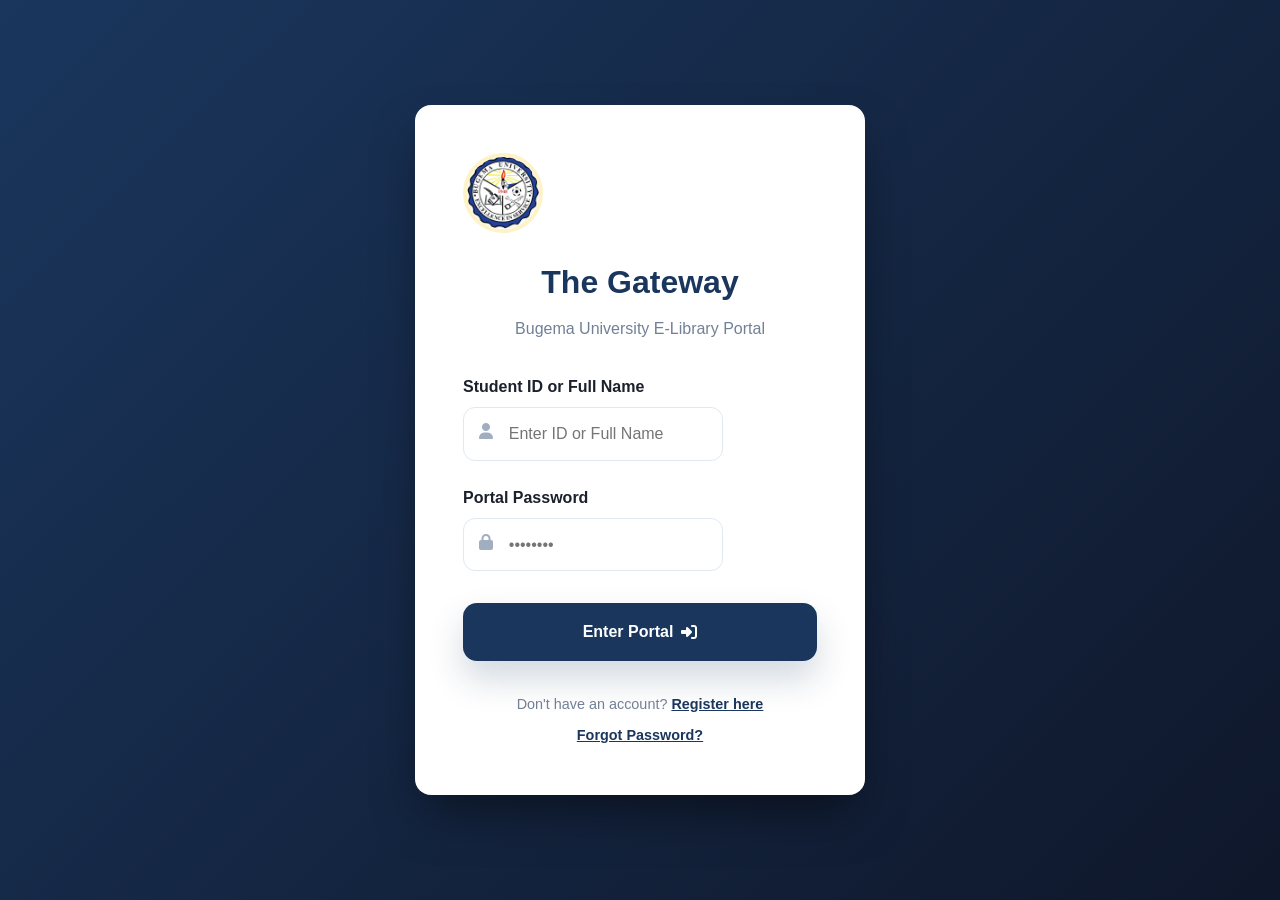
<file: login.html>
<!DOCTYPE html>
<html lang="en">
<head>
    <meta charset="UTF-8">
    <meta name="viewport" content="width=device-width, initial-scale=1.0">
    <title>The Gateway | BU E-Library Login</title>
    <link rel="stylesheet" href="style.css">
    <link rel="stylesheet" href="https://cdnjs.cloudflare.com/ajax/libs/font-awesome/6.4.0/css/all.min.css" />
    <style>
        .gateway-body {
            background: linear-gradient(135deg, var(--primary) 0%, #0f172a 100%);
            height: 100vh;
            display: flex;
            align-items: center;
            justify-content: center;
            padding: 1rem;
        }
        .login-card {
            background: var(--surface);
            width: 100%;
            max-width: 450px;
            padding: 3rem;
            border-radius: var(--radius-lg);
            box-shadow: 0 25px 50px -12px rgba(0, 0, 0, 0.5);
            text-align: center;
            animation: slideUp 0.6s ease-out;
        }
        @keyframes slideUp {
            from { opacity: 0; transform: translateY(30px); }
            to { opacity: 1; transform: translateY(0); }
        }
        .login-logo {
            width: 80px;
            height: 80px;
            margin-bottom: 1.5rem;
            border-radius: 50%;
            border: 4px solid var(--accent-light);
        }
        .login-header h1 { color: var(--primary); margin-bottom: 0.5rem; }
        .login-header p { color: var(--text-muted); margin-bottom: 2rem; }
        .login-form { text-align: left; }
        .login-footer { margin-top: 2rem; font-size: 0.9rem; color: var(--text-muted); }
        .error-msg { color: #e53e3e; font-size: 0.85rem; margin-top: 0.5rem; display: none; }
        .success-msg { color: #2f855a; font-size: 0.85rem; margin-top: 0.5rem; display: none; }
        .toggle-link { color: var(--primary); font-weight: 600; cursor: pointer; text-decoration: underline; }
    </style>
</head>
<body class="gateway-body">
    <div class="login-card">
        <img src="Image2/logo.jpeg" alt="BU Logo" class="login-logo">
        <div class="login-header">
            <h1>The Gateway</h1>
            <p id="gatewaySubtitle">Bugema University E-Library Portal</p>
        </div>
        
        <!-- Login Form Section -->
        <div id="loginSection">
            <form id="loginForm" class="login-form">
                <div class="form-group">
                    <label>Student ID or Full Name</label>
                    <div style="position: relative;">
                        <i class="fas fa-user" style="position: absolute; left: 1rem; top: 1rem; color: var(--text-light);"></i>
                        <input type="text" id="userId" class="form-control" placeholder="Enter ID or Full Name" required style="padding-left: 2.8rem;">
                    </div>
                </div>
                <div class="form-group" style="margin-top: 1.5rem;">
                    <label>Portal Password</label>
                    <div style="position: relative;">
                        <i class="fas fa-lock" style="position: absolute; left: 1rem; top: 1rem; color: var(--text-light);"></i>
                        <input type="password" id="password" class="form-control" placeholder="••••••••" required style="padding-left: 2.8rem;">
                    </div>
                </div>
                <div id="errorMsg" class="error-msg"></div>
                
                <button type="submit" class="btn btn-primary" style="width: 100%; margin-top: 2rem; padding: 1rem;">
                    Enter Portal <i class="fas fa-sign-in-alt" style="margin-left: 0.5rem;"></i>
                </button>
            </form>
            <div class="login-footer">
                <p>Don't have an account? <span class="toggle-link" onclick="toggleForms()">Register here</span></p>
                <p style="margin-top: 0.5rem;"><span class="toggle-link" onclick="showSection('forgot')">Forgot Password?</span></p>
            </div>
        </div>

        <!-- Registration Form Section -->
        <div id="registerSection" style="display: none;">
            <form id="registerForm" class="login-form">
                <div class="form-group">
                    <label>Full Name</label>
                    <input type="text" id="regName" class="form-control" placeholder="Enter your name" required>
                </div>
                <div class="form-group" style="margin-top: 1rem;">
                    <label>Assign Student ID</label>
                    <input type="text" id="regId" class="form-control" placeholder="e.g. BU-2026-1234" required>
                </div>
                <div class="form-group" style="margin-top: 1rem;">
                    <label>User Role</label>
                    <select id="regRole" class="form-control">
                        <option value="Undergraduate">Undergraduate</option>
                        <option value="Graduate Student">Graduate Student</option>
                        <option value="Faculty">Faculty</option>
                    </select>
                </div>
                <div class="form-group" style="margin-top: 1rem;">
                    <label>Create Password</label>
                    <input type="password" id="regPass" class="form-control" placeholder="••••••••" required>
                </div>
                <div id="regMsg" class="error-msg"></div>
                <div id="regSuccess" class="success-msg"><i class="fas fa-check-circle"></i> Account created! You can now login.</div>
                
                <button type="submit" class="btn btn-primary" style="width: 100%; margin-top: 2rem; padding: 1rem;">
                    Create Account <i class="fas fa-user-plus" style="margin-left: 0.5rem;"></i>
                </button>
            </form>
            <div class="login-footer">
                <p>Already have an account? <span class="toggle-link" onclick="toggleForms()">Login here</span></p>
            </div>
        </div>

        <!-- Forgot Password Section -->
        <div id="forgotSection" style="display: none;">
            <form id="forgotForm" class="login-form">
                <div class="form-group">
                    <label>Enter Student / Faculty ID</label>
                    <div style="position: relative;">
                        <i class="fas fa-id-card" style="position: absolute; left: 1rem; top: 1rem; color: var(--text-light);"></i>
                        <input type="text" id="forgotId" class="form-control" placeholder="BU-2026-XXXX" required style="padding-left: 2.8rem;">
                    </div>
                </div>
                <div id="forgotError" class="error-msg"></div>
                <button type="submit" class="btn btn-primary" style="width: 100%; margin-top: 1.5rem; padding: 1rem;">
                    Verify ID <i class="fas fa-search" style="margin-left: 0.5rem;"></i>
                </button>
            </form>
            <div class="login-footer">
                <p><span class="toggle-link" onclick="showSection('login')">Back to Login</span></p>
            </div>
        </div>

        <!-- Reset Password Section -->
        <div id="resetSection" style="display: none;">
            <form id="resetForm" class="login-form">
                <p style="font-size: 0.9rem; margin-bottom: 1.5rem; color: var(--text-muted);">Resetting password for: <span id="resetUserDisplay" style="font-weight: 700; color: var(--primary);"></span></p>
                <div class="form-group">
                    <label>New Password</label>
                    <input type="password" id="newPass" class="form-control" placeholder="••••••••" required>
                </div>
                <div id="resetError" class="error-msg"></div>
                <button type="submit" class="btn btn-primary" style="width: 100%; margin-top: 2rem; padding: 1rem;">
                    Update Password <i class="fas fa-save" style="margin-left: 0.5rem;"></i>
                </button>
            </form>
        </div>
    </div>

    <script>
        // 1. Initialize Database in LocalStorage
        const defaultUsers = [
            { id: "BU-2026-0891", name: "Brian Okello", role: "Undergraduate", pass: "123456" },
            { id: "BU-2024-0012", name: "Sarah Amen", role: "Faculty", pass: "123456" },
            { id: "BU-2025-0550", name: "John Doe", role: "Graduate Student", pass: "123456" },
            { id: "BU-ADMIN", name: "Chief Librarian", role: "Admin", pass: "123456" }
        ];

        if (!localStorage.getItem('userDB')) {
            localStorage.setItem('userDB', JSON.stringify(defaultUsers));
        }

        // If already logged in, redirect to home immediately
        if (localStorage.getItem('isLoggedIn') === 'true') {
            window.location.href = 'index.html';
        }

        // Check if we are here because of a redirect from a protected page
        window.addEventListener('DOMContentLoaded', () => {
            const urlParams = new URLSearchParams(window.location.search);
            if (urlParams.has('redirect')) {
                const subtitle = document.getElementById('gatewaySubtitle');
                subtitle.innerHTML = '<i class="fas fa-lock"></i> Please login to access your account';
                subtitle.style.color = '#e53e3e';
            }
        });

        function showSection(section) {
            const sections = ['loginSection', 'registerSection', 'forgotSection', 'resetSection'];
            sections.forEach(s => {
                document.getElementById(s).style.display = s === section + 'Section' ? 'block' : 'none';
            });
            // Clear all messages
            document.querySelectorAll('.error-msg, .success-msg').forEach(m => m.style.display = 'none');
        }

        function toggleForms() {
            const isLogin = document.getElementById('loginSection').style.display !== 'none';
            showSection(isLogin ? 'register' : 'login');
        }

        let resettingUserId = '';

        // 2. Handle Registration
        document.getElementById('registerForm').addEventListener('submit', (e) => {
            e.preventDefault();
            const db = JSON.parse(localStorage.getItem('userDB'));
            const newUser = {
                id: document.getElementById('regId').value,
                name: document.getElementById('regName').value,
                role: document.getElementById('regRole').value,
                pass: document.getElementById('regPass').value
            };

            // Check if ID exists
            if (db.some(u => u.id === newUser.id)) {
                const msg = document.getElementById('regMsg');
                msg.textContent = "Error: User ID already exists.";
                msg.style.display = 'block';
                return;
            }

            db.push(newUser);
            localStorage.setItem('userDB', JSON.stringify(db));
            document.getElementById('regMsg').style.display = 'none';
            document.getElementById('regSuccess').style.display = 'block';
            e.target.reset();
        });

        // 3. Handle Login
        document.getElementById('loginForm').addEventListener('submit', (e) => {
            e.preventDefault();
            const db = JSON.parse(localStorage.getItem('userDB'));
            const userId = document.getElementById('userId').value;
            const passwordInput = document.getElementById('password').value;
            
            // Find user by ID or Name (Case Insensitive for a better experience)
            const user = db.find(u => 
                (u.id.toLowerCase() === userId.toLowerCase() || u.name.toLowerCase() === userId.toLowerCase()) 
                && u.pass === passwordInput
            );

            if (user) {
                localStorage.setItem('isLoggedIn', 'true');
                localStorage.setItem('userName', user.name);
                localStorage.setItem('userId', user.id);
                localStorage.setItem('userRole', user.role);
                
                const urlParams = new URLSearchParams(window.location.search);
                const redirectTo = urlParams.get('redirect') || 'index.html';
                window.location.href = redirectTo;
            } else {
                const error = document.getElementById('errorMsg');
                error.innerHTML = `<i class="fas fa-exclamation-circle"></i> Access Denied: Incorrect ID/Name or Password.`;
                error.style.display = 'block';
            }
        });

        // 4. Handle Forgot Password
        document.getElementById('forgotForm').addEventListener('submit', (e) => {
            e.preventDefault();
            const db = JSON.parse(localStorage.getItem('userDB'));
            const id = document.getElementById('forgotId').value;
            const user = db.find(u => u.id === id);

            if (user) {
                resettingUserId = id;
                document.getElementById('resetUserDisplay').textContent = user.name;
                showSection('reset');
            } else {
                const error = document.getElementById('forgotError');
                error.textContent = "Error: User ID not found.";
                error.style.display = 'block';
            }
        });

        // 5. Handle Password Reset
        document.getElementById('resetForm').addEventListener('submit', (e) => {
            e.preventDefault();
            const db = JSON.parse(localStorage.getItem('userDB'));
            const newPass = document.getElementById('newPass').value;
            const userIndex = db.findIndex(u => u.id === resettingUserId);
            if (userIndex !== -1) {
                db[userIndex].pass = newPass;
                localStorage.setItem('userDB', JSON.stringify(db));
                alert('Password reset successful! Please login with your new password.');
                showSection('login');
            }
        });
    </script>
</body>
</html>
</file>
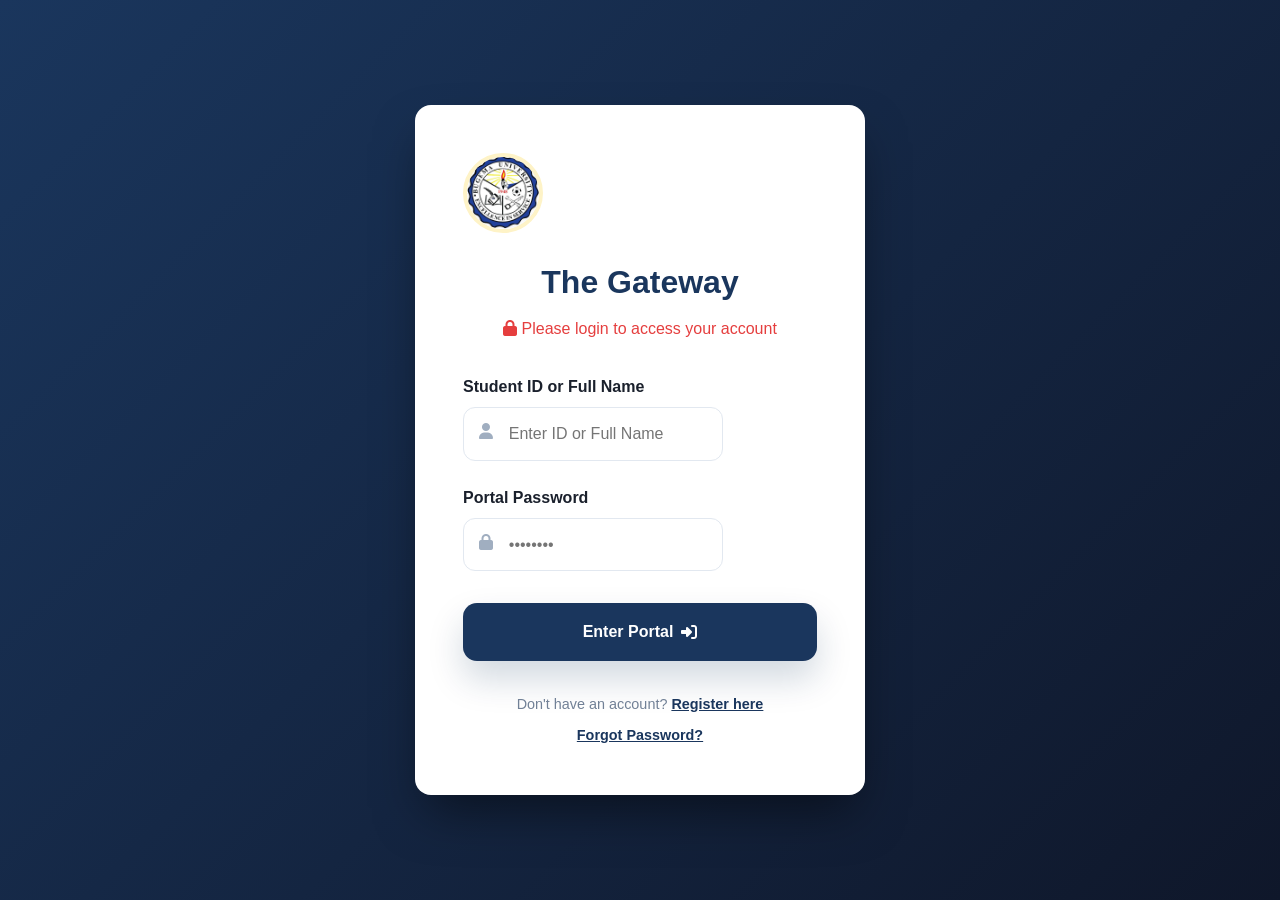
<file: requests.html>
<!DOCTYPE html>
<html lang="en">
<head>
    <meta charset="UTF-8">
    <meta name="viewport" content="width=device-width, initial-scale=1.0">
    <title>My Requests | BU E-Library Portal</title>
    <link rel="stylesheet" href="style.css">
    <link rel="stylesheet" href="https://cdnjs.cloudflare.com/ajax/libs/font-awesome/6.4.0/css/all.min.css" />
    <script>
        if (!localStorage.getItem('isLoggedIn')) {
            window.location.href = 'login.html?redirect=requests.html';
        }
    </script>
    <style>
        .requests-container { max-width: 1000px; margin: 2rem auto; padding: 0 1rem; }
        .search-database-box {
            background: var(--surface);
            padding: 2rem;
            border-radius: var(--radius-lg);
            box-shadow: var(--shadow);
            margin-bottom: 2rem;
            display: flex;
            gap: 1rem;
            align-items: center;
        }
        .search-input-wrapper { position: relative; flex: 1; }
        .search-input-wrapper i { position: absolute; left: 1rem; top: 1.1rem; color: var(--text-light); }
        .search-input-wrapper .form-control { padding-left: 2.8rem; }
        
        .results-header { display: flex; justify-content: space-between; align-items: center; margin-bottom: 1rem; }
        .loader { display: none; text-align: center; padding: 3rem; color: var(--primary); }
        
        .request-card {
            background: var(--surface);
            border: 1px solid var(--border);
            border-radius: var(--radius);
            padding: 1.25rem;
            margin-bottom: 1rem;
            display: grid;
            grid-template-columns: 2fr 1.5fr 1fr 1fr;
            align-items: center;
            transition: var(--transition);
        }
        .request-card:hover { border-color: var(--primary); transform: translateX(5px); }
        .status-badge { padding: 4px 12px; border-radius: 20px; font-size: 0.8rem; font-weight: 600; text-align: center; }
        .status-Processing { background: #fffbeb; color: #92400e; }
        .status-Ready { background: #dcfce7; color: #15803d; }
        .status-Declined { background: #fee2e2; color: #991b1b; }
        .status-Completed { background: #e0f2fe; color: #0369a1; }
    </style>
</head>
<body>
    <nav class="navbar">
        <div class="container nav-container">
            <div class="nav-brand">
                <a href="index.html">
                    <img src="Image2/logo.jpeg" alt="BU Logo" class="nav-logo" />
                    <div class="nav-text">
                        <span class="university-name">BU E-Library</span>
                        <span class="library-name">portal</span>
                    </div>
                </a>
            </div>
            <div class="nav-menu">
                <a href="index.html" class="nav-link">Home</a>
                <a href="Books.html" class="nav-link">Books</a>
                <a href="support.html" class="nav-link">Support</a>
                <a href="requests.html" class="nav-link active">👤 My Account</a>
                <a href="login.html" class="nav-link" onclick="localStorage.removeItem('isLoggedIn')">Logout</a>
            </div>
        </div>
    </nav>

    <div class="requests-container">
        <div class="section-header" style="text-align: left; margin-bottom: 2rem;">
            <h1><i class="fas fa-history"></i> My Submission History</h1>
            <p>Search and track all your resource requests submitted to the library database.</p>
        </div>

        <div class="search-database-box">
            <div class="search-input-wrapper">
                <i class="fas fa-search"></i>
                <input type="text" id="dbSearchInput" class="form-control" placeholder="Search by book title, request type, or date...">
            </div>
            <button class="btn btn-primary" id="searchBtn">
                <i class="fas fa-database"></i> Search Database
            </button>
        </div>

        <div class="results-header">
            <h3 id="resultStats">Loading your records...</h3>
            <button class="btn btn-secondary" onclick="window.location.reload()" style="padding: 0.5rem 1rem; font-size: 0.85rem;">
                <i class="fas fa-sync"></i> Refresh
            </button>
        </div>

        <div id="dbLoader" class="loader">
            <i class="fas fa-spinner fa-spin fa-3x"></i>
            <p style="margin-top: 1rem; font-weight: 500;">Retrieving Librarian's Feedback on Availability...</p>
        </div>

        <div id="requestResultsList">
            <!-- Results populated by JS -->
        </div>
    </div>

    <script>
        const searchBtn = document.getElementById('searchBtn');
        const searchInput = document.getElementById('dbSearchInput');
        const resultsList = document.getElementById('requestResultsList');
        const loader = document.getElementById('dbLoader');
        const stats = document.getElementById('resultStats');

        function deleteRequest(index) {
            if(!confirm('Are you sure you want to remove this record from the database?')) return;
            let allRequests = JSON.parse(localStorage.getItem('userRequests') || '[]');
            allRequests.splice(index, 1);
            localStorage.setItem('userRequests', JSON.stringify(allRequests));
            queryDatabase(searchInput.value);
        }

        function updateStatus(index, newStatus) {
            let allRequests = JSON.parse(localStorage.getItem('userRequests') || '[]');
            // We find the actual index in the full array by comparing data or passing full index
            allRequests[index].status = newStatus;
            localStorage.setItem('userRequests', JSON.stringify(allRequests));
            showToast(`Status updated to ${newStatus}`, 'success');
        }

        // Automatically resolve processing requests after 4 seconds to simulate librarian feedback
        function autoResolveProcessing() {
            const userRole = localStorage.getItem('userRole');
            if (userRole === 'Admin') return; 

            let allRequests = JSON.parse(localStorage.getItem('userRequests') || '[]');
            const hasProcessing = allRequests.some(req => req.status === 'Processing');

            if (hasProcessing) {
                setTimeout(() => {
                    const currentRequests = JSON.parse(localStorage.getItem('userRequests') || '[]');
                    currentRequests.forEach(req => {
                        if (req.status === 'Processing') {
                            // Simulate backend decision: 70% chance Available, 30% Not Available
                            req.status = Math.random() > 0.3 ? 'Ready' : 'Declined';
                        }
                    });
                    localStorage.setItem('userRequests', JSON.stringify(currentRequests));
                    queryDatabase(searchInput.value, true); // Refresh UI without the long 4s loader
                    showToast("New feedback received from Librarian!");
                }, 4000);
            }
        }

        function queryDatabase(term = '', skipLongLoader = false) {
            const currentUserId = localStorage.getItem('userId');
            const userRole = localStorage.getItem('userRole');
            const allRequests = JSON.parse(localStorage.getItem('userRequests') || '[]');
            
            // Admin sees everything, Students only see their own
            const userRecords = userRole === 'Admin' ? allRequests : allRequests.filter(req => req.ownerId === currentUserId);

            const filtered = userRecords.filter(req => 
                req.title.toLowerCase().includes(term.toLowerCase()) || 
                req.type.toLowerCase().includes(term.toLowerCase()) ||
                (req.ownerId && req.ownerId.toLowerCase().includes(term.toLowerCase()))
            );

            if (!skipLongLoader) {
                resultsList.style.opacity = '0.3';
                loader.style.display = 'block';
            }
            stats.innerText = "Checking item status in database...";

            setTimeout(() => {
                loader.style.display = 'none';
                resultsList.style.opacity = '1';
                resultsList.innerHTML = '';
                
                stats.innerHTML = `${filtered.length} Record(s) Found ${userRole === 'Admin' ? '<span class="badge" style="background:#fee2e2; color:#991b1b; margin-left:10px;">Admin Mode</span>' : ''}`;

                if (filtered.length === 0) {
                    resultsList.innerHTML = `<div style="text-align:center; padding: 4rem; color: var(--text-muted); background: white; border-radius: 12px;">No matching requests found in your history.</div>`;
                    return;
                }

                filtered.forEach((req) => {
                    // Find the original index in the global array to ensure updates work correctly even when filtered
                    const globalIndex = allRequests.findIndex(item => item === req);

                    const deleteBtn = userRole === 'Admin' ? 
                        `<button onclick="deleteRequest(${globalIndex})" style="background:none; border:none; color:#e53e3e; cursor:pointer; padding:5px;"><i class="fas fa-trash"></i></button>` : '';
                    
                    const ownerInfo = userRole === 'Admin' ? 
                        `<div style="font-size: 0.75rem; color: var(--primary); margin-top: 4px;"><strong>User:</strong> ${req.ownerId}</div>` : '';

                    let displayStatus = req.status;
                    let actionText = '';

                    if (req.status === 'Ready') {
                        displayStatus = 'Available';
                        actionText = '<span style="display:block; font-size:0.75rem; color:#15803d; font-weight:700; margin-top:4px;">Action: Your Requested Item is Available</span>';
                    } else if (req.status === 'Declined') {
                        displayStatus = 'Not Available';
                        actionText = '<span style="display:block; font-size:0.75rem; color:#991b1b; font-weight:700; margin-top:4px;">Action: Your Requested Item is Not Available</span>';
                    } else if (req.status === 'Processing') {
                        actionText = '<span style="display:block; font-size:0.7rem; color:#92400e; font-weight:600; margin-top:4px;">Waiting for Librarian Feedback...</span>';
                    }

                    const statusDisplay = userRole === 'Admin' ? `
                        <select onchange="updateStatus(${globalIndex}, this.value)" class="form-control" style="padding: 2px 8px; font-size: 0.8rem; width: auto; height: auto;">
                            <option value="Processing" ${req.status === 'Processing' ? 'selected' : ''}>Processing</option>
                            <option value="Ready" ${req.status === 'Ready' ? 'selected' : ''}>Mark Available</option>
                            <option value="Completed" ${req.status === 'Completed' ? 'selected' : ''}>Completed</option>
                            <option value="Declined" ${req.status === 'Declined' ? 'selected' : ''}>Mark Not Available</option>
                        </select>
                    ` : `<div style="text-align:right;"><div class="status-badge status-${req.status}">${displayStatus}</div>${actionText}</div>`;

                    resultsList.innerHTML += `
                        <div class="request-card">
                            <div>
                                <div style="font-weight: 600; color: var(--primary);">${req.title}</div>
                                ${ownerInfo}
                            </div>
                            <div style="color: var(--text-muted); font-size: 0.9rem;">${req.type}</div>
                            <div style="color: var(--text-light); font-size: 0.9rem;">${req.date}</div>
                            <div style="display:flex; align-items:center; gap:10px; justify-content:flex-end;">
                                ${statusDisplay}
                                ${deleteBtn}
                            </div>
                        </div>
                    `;
                });

                // Trigger the automatic feedback logic if there are items "Processing"
                if (!skipLongLoader) autoResolveProcessing();
            }, skipLongLoader ? 300 : 4000);
        }

        searchBtn.addEventListener('click', () => queryDatabase(searchInput.value));
        searchInput.addEventListener('keypress', (e) => { if(e.key === 'Enter') queryDatabase(searchInput.value); });

        // Simple Toast for Feedback
        function showToast(msg) {
            const toast = document.createElement('div');
            toast.style.cssText = `
                position: fixed; bottom: 20px; right: 20px; 
                background: var(--primary); color: white; 
                padding: 1rem 2rem; border-radius: 8px; 
                box-shadow: var(--shadow-lg); z-index: 9999;
                animation: slideIn 0.3s ease;
            `;
            toast.innerHTML = `<i class="fas fa-check-circle"></i> ${msg}`;
            document.body.appendChild(toast);
            setTimeout(() => {
                toast.style.opacity = '0';
                toast.style.transition = '0.3s';
                setTimeout(() => toast.remove(), 300);
            }, 2000);
        }

        const style = document.createElement('style');
        style.innerHTML = `
            @keyframes slideIn {
                from { transform: translateX(100%); opacity: 0; }
                to { transform: translateX(0); opacity: 1; }
            }
        `;
        document.head.appendChild(style);

        // Initial Load
        window.onload = () => queryDatabase();
    </script>
</body>
</html>
</file>
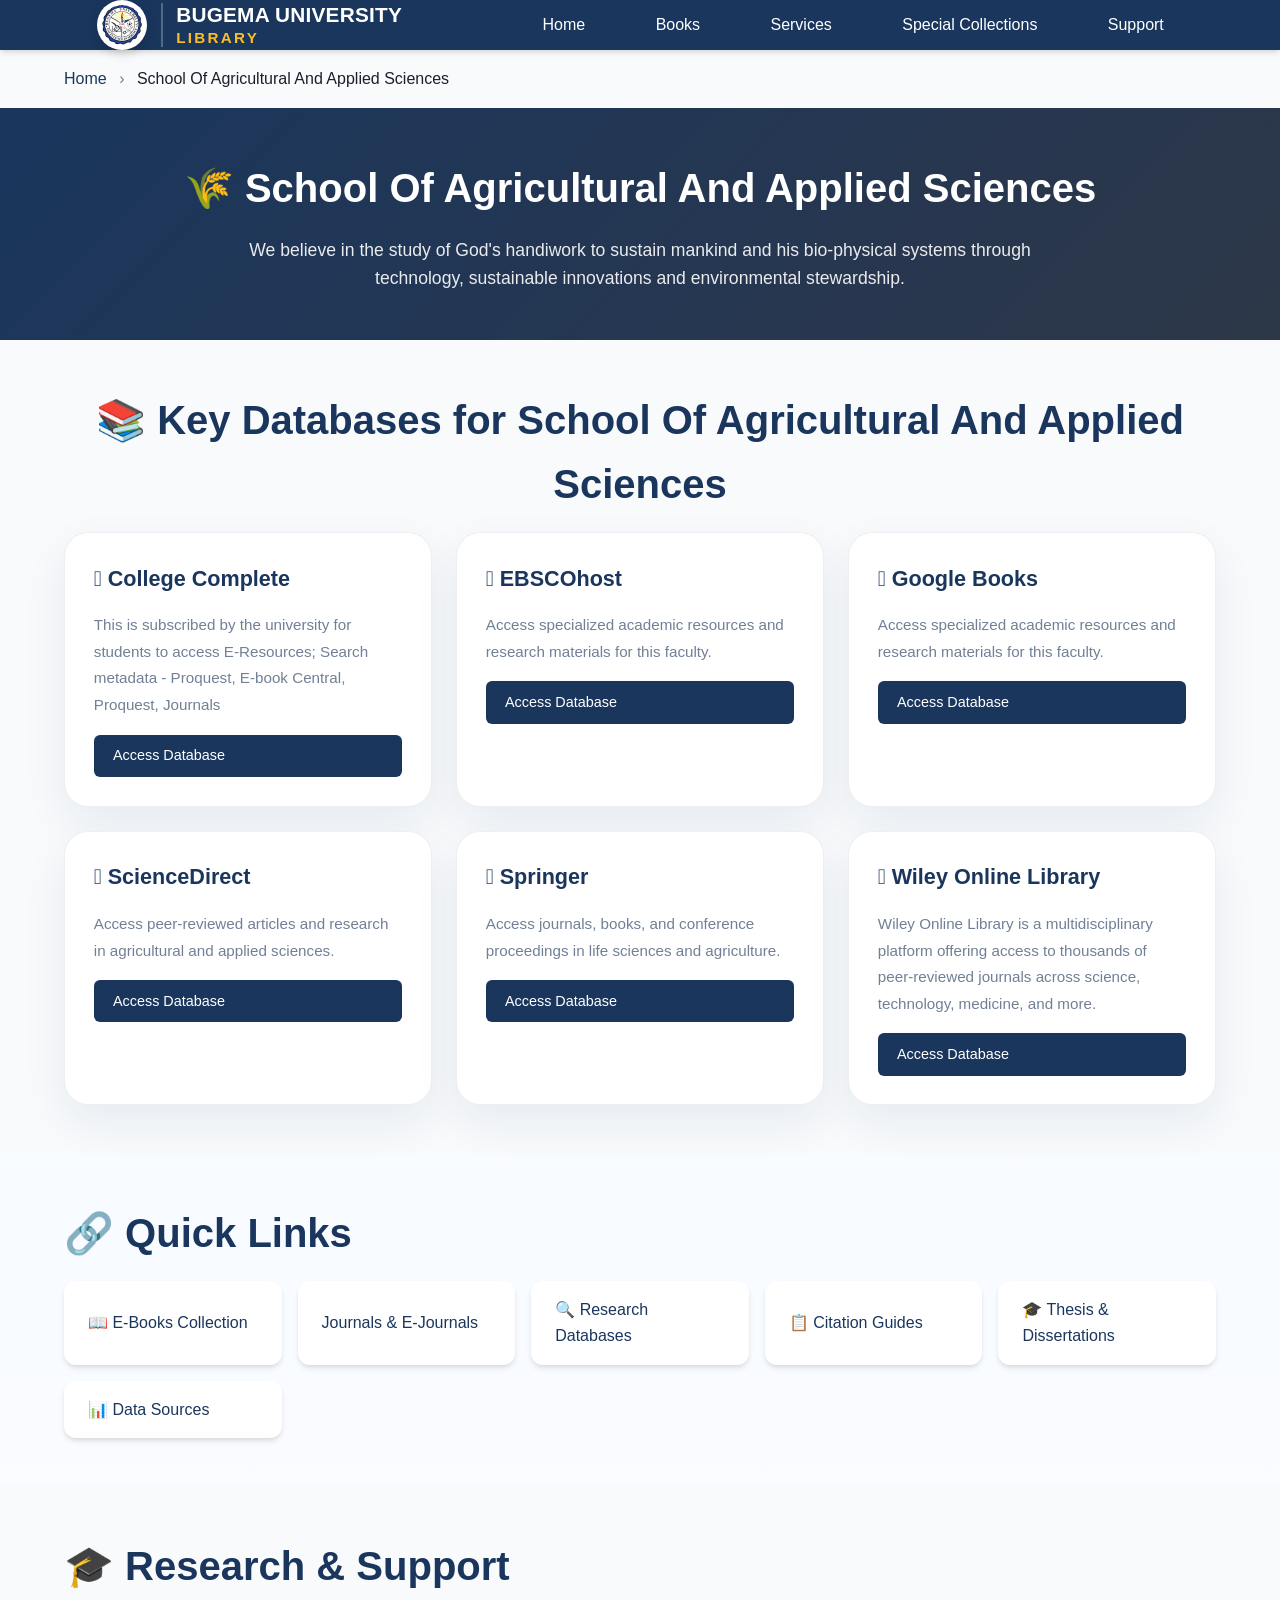
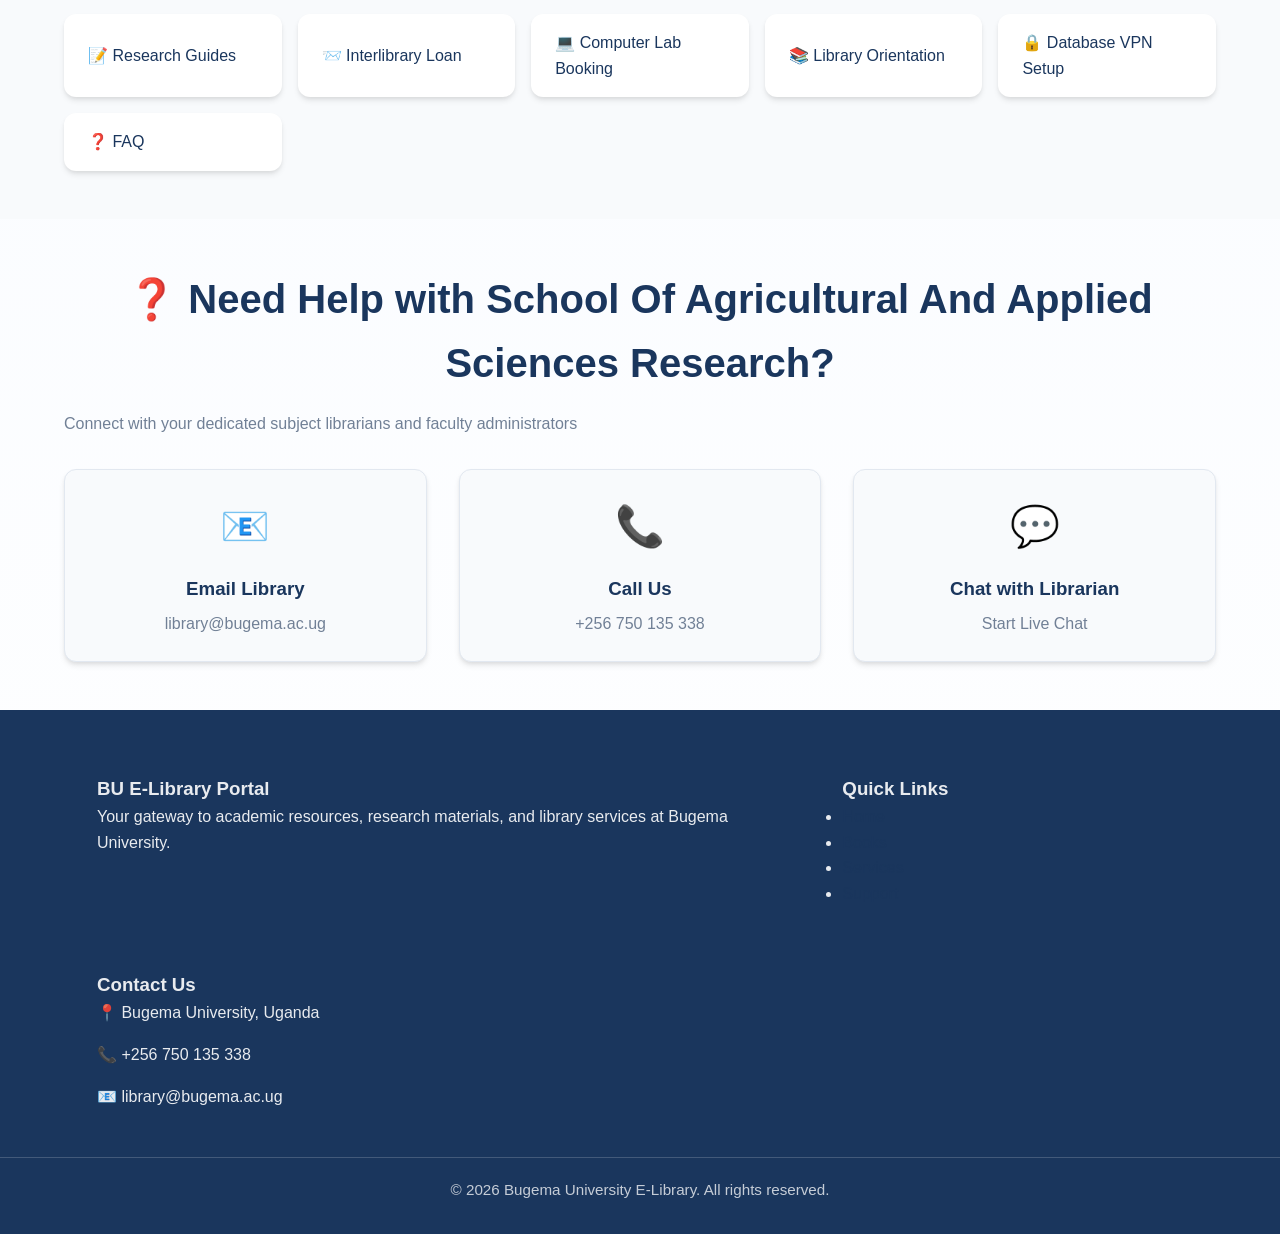
<file: school of agriculture.html>
<!DOCTYPE html>
<html lang="en">
<head>
    <meta charset="UTF-8" />
    <meta name="viewport" content="width=device-width, initial-scale=1.0" />
    <title>School Of Agricultural And Applied Sciences | BU E-Library Portal</title>
    <link rel="stylesheet" href="style.css" />
    <style>
        /* Faculty Gateway Specific Styles */
        .gateway-header { background: linear-gradient(135deg, #1a365d 0%, #2d3748 100%); color: white; padding: 3rem 0; text-align: center; }
        .gateway-header h1 { font-size: 2.5rem; margin-bottom: 1rem; }
        .gateway-header p { max-width: 800px; margin: 0 auto; font-size: 1.1rem; opacity: 0.9; }
        .gateway-section { padding: 3rem 0; }
        .gateway-section:nth-child(even) { background: var(--surface-light); }
        .section-container { max-width: 1200px; margin: 0 auto; padding: 0 1.5rem; }
        .section-title { font-size: 1.8rem; color: var(--primary); margin-bottom: 2rem; display: flex; align-items: center; gap: 0.5rem; }
        .database-grid { display: grid; grid-template-columns: repeat(auto-fill, minmax(300px, 1fr)); gap: 1.5rem; }
        .database-card { background: white; border-radius: var(--radius); padding: 1.5rem; box-shadow: var(--shadow); transition: var(--transition); border-left: 4px solid var(--primary); }
        .database-card:hover { transform: translateY(-3px); box-shadow: var(--shadow-lg); }
        .database-card h3 { font-size: 1.2rem; color: var(--primary); margin-bottom: 0.75rem; display: flex; align-items: center; gap: 0.5rem; }
        .database-card p { color: var(--text-muted); font-size: 0.95rem; margin-bottom: 1rem; line-height: 1.5; }
        .access-btn { display: inline-block; padding: 0.6rem 1.2rem; background: var(--primary); color: white; text-decoration: none; border-radius: 6px; font-weight: 500; font-size: 0.9rem; transition: var(--transition); }
        .access-btn:hover { background: var(--primary-dark); }
        .quick-links-grid { display: grid; grid-template-columns: repeat(auto-fill, minmax(200px, 1fr)); gap: 1rem; }
        .quick-link { display: flex; align-items: center; gap: 0.75rem; padding: 1rem 1.5rem; background: white; border-radius: var(--radius); box-shadow: var(--shadow); text-decoration: none; color: var(--primary); font-weight: 500; transition: var(--transition); }
        .quick-link:hover { background: var(--primary); color: white; transform: translateX(5px); }
        .contact-info { display: grid; grid-template-columns: repeat(auto-fit, minmax(250px, 1fr)); gap: 2rem; }
        .contact-card { background: white; border-radius: var(--radius); padding: 2rem; box-shadow: var(--shadow); text-align: center; }
        .contact-card .icon { font-size: 2.5rem; margin-bottom: 1rem; }
        .contact-card h3 { color: var(--primary); margin-bottom: 0.5rem; }
        .contact-card a { color: var(--text-muted); text-decoration: none; }
        .contact-card a:hover { color: var(--primary); }
        .breadcrumb { background: var(--surface-light); padding: 1rem 0; }
        .breadcrumb-container { max-width: 1200px; margin: 0 auto; padding: 0 1.5rem; }
        .breadcrumb a { color: var(--primary); text-decoration: none; }
        .breadcrumb span { color: var(--text-muted); margin: 0 0.5rem; }
    </style>
</head>
<body>
    <!-- Navigation -->
    <nav class="navbar">
        <div class="container nav-container">
            <div class="nav-brand">
                <a href="index.html">
                    <img src="Image2/logo.jpeg" alt="Bugema University Logo" class="nav-logo" />
                    <div class="nav-text">
                        <span class="university-name">Bugema University</span>
                        <span class="library-name">Library</span>
                    </div>
                </a>
            </div>
            <button class="nav-toggle" id="navToggle" aria-label="Open menu">☰</button>
            <link rel="stylesheet" href="style.css" />
            <div class="nav-menu" id="navMenu">
                <a href="index.html" class="nav-link">Home</a>
                <a href="Books.html" class="nav-link">Books</a>
                <a href="services.html" class="nav-link">Services</a>
                <a href="special collections.html" class="nav-link">Special Collections</a>
                <a href="support.html" class="nav-link">Support</a>
            </div>
        </div>
    </nav>

    <!-- Breadcrumb -->
    <div class="breadcrumb">
        <div class="breadcrumb-container">
            <a href="index.html">Home</a> <span>›</span> School Of Agricultural And Applied Sciences
        </div>
    </div>

    <!-- Gateway Header -->
    <header class="gateway-header">
        <div class="section-container">
            <h1>🌾 School Of Agricultural And Applied Sciences</h1>
            <p>We believe in the study of God's handiwork to sustain mankind and his bio-physical systems through technology, sustainable innovations and environmental stewardship.</p>
        </div>
    </header>

    <!-- Key Databases Section -->
    <section class="gateway-section">
        <div class="section-container">
            <h2 class="section-title">📚 Key Databases for School Of Agricultural And Applied Sciences</h2>
            <div class="database-grid">
                <div class="database-card">
                    <h3> College Complete</h3>
                    <p>This is subscribed by the university for students to access E-Resources; Search metadata - Proquest, E-book Central, Proquest, Journals</p>
                    <a href="https://ebookcentral.proquest.com/lib/bugemau-ebooks/home.action" target="_blank" class="access-btn">Access Database</a>
                </div>
                <div class="database-card">
                    <h3> EBSCOhost</h3>
                    <p>Access specialized academic resources and research materials for this faculty.</p>
                    <a href="https://research.ebsco.com/c/lbsxql/search" target="_blank" class="access-btn">Access Database</a>
                </div>
                <div class="database-card">
                    <h3> Google Books</h3>
                    <p>Access specialized academic resources and research materials for this faculty.</p>
                    <a href="https://books.google.com/" target="_blank" class="access-btn">Access Database</a>
                </div>
                <div class="database-card">
                    <h3> ScienceDirect</h3>
                    <p>Access peer-reviewed articles and research in agricultural and applied sciences.</p>
                    <a href="https://www.sciencedirect.com/" target="_blank" class="access-btn">Access Database</a>
                </div>
                <div class="database-card">
                    <h3> Springer</h3>
                    <p>Access journals, books, and conference proceedings in life sciences and agriculture.</p>
                    <a href="https://link.springer.com/" target="_blank" class="access-btn">Access Database</a>
                </div>
                <div class="database-card">
                    <h3> Wiley Online Library</h3>
                    <p>Wiley Online Library is a multidisciplinary platform offering access to thousands of peer-reviewed journals across science, technology, medicine, and more.</p>
                    <a href="https://onlinelibrary.wiley.com/" target="_blank" class="access-btn">Access Database</a>
                </div>
            </div>
        </div>
    </section>

    <!-- Quick Links Section -->
    <section class="gateway-section">
        <div class="section-container">
            <h2 class="section-title">🔗 Quick Links</h2>
            <div class="quick-links-grid">
                <a href="#" class="quick-link">📖 E-Books Collection</a>
                <a href="#" class="quick-link"> Journals & E-Journals</a>
                <a href="#" class="quick-link">🔍 Research Databases</a>
                <a href="#" class="quick-link">📋 Citation Guides</a>
                <a href="#" class="quick-link">🎓 Thesis & Dissertations</a>
                <a href="#" class="quick-link">📊 Data Sources</a>
            </div>
        </div>
    </section>

    <!-- Research Support Section -->
    <section class="gateway-section">
        <div class="section-container">
            <h2 class="section-title">🎓 Research & Support</h2>
            <div class="quick-links-grid">
                <a href="#" class="quick-link">📝 Research Guides</a>
                <a href="#" class="quick-link">📨 Interlibrary Loan</a>
                <a href="#" class="quick-link">💻 Computer Lab Booking</a>
                <a href="#" class="quick-link">📚 Library Orientation</a>
                <a href="#" class="quick-link">🔒 Database VPN Setup</a>
                <a href="#" class="quick-link">❓ FAQ</a>
            </div>
        </div>
    </section>

    <!-- Need Help Section -->
    <section class="gateway-section">
        <div class="section-container">
            <h2 class="section-title">❓ Need Help with School Of Agricultural And Applied Sciences Research?</h2>
            <p style="color: var(--text-muted); margin-bottom: 2rem;">Connect with your dedicated subject librarians and faculty administrators</p>
            <div class="contact-info">
                <div class="contact-card">
                    <div class="icon">📧</div>
                    <h3>Email Library</h3>
                    <a href="mailto:library@bugema.ac.ug">library@bugema.ac.ug</a>
                </div>
                <div class="contact-card">
                    <div class="icon">📞</div>
                    <h3>Call Us</h3>
                    <a href="tel:+256750135338">+256 750 135 338</a>
                </div>
                <div class="contact-card">
                    <div class="icon">💬</div>
                    <h3>Chat with Librarian</h3>
                    <a href="#">Start Live Chat</a>
                </div>
            </div>
        </div>
    </section>

    <!-- Footer -->
    <footer class="footer">
        <div class="container footer-container">
            <div class="footer-section">
                <h3>BU E-Library Portal</h3>
                <p>Your gateway to academic resources, research materials, and library services at Bugema University.</p>
            </div>
            <div class="footer-section">
                <h3>Quick Links</h3>
                <ul class="footer-links-list">
                    <li><a href="index.html">Home</a></li>
                    <li><a href="Books.html">Books</a></li>
                    <li><a href="services.html">Services</a></li>
                    <li><a href="support.html">Support</a></li>
                </ul>
            </div>
            <div class="footer-section">
                <h3>Contact Us</h3>
                <p>📍 Bugema University, Uganda</p>
                <p>📞 +256 750 135 338</p>
                <p>📧 library@bugema.ac.ug</p>
            </div>
        </div>
        <div class="footer-bottom">
            <p>© 2026 Bugema University E-Library. All rights reserved.</p>
        </div>
    </footer>

    <script>
        const navToggle = document.getElementById('navToggle');
        const navMenu = document.getElementById('navMenu');
        navToggle.addEventListener('click', () => {
            navMenu.classList.toggle('active');
        });
    </script>
</body>
</html>
</file>
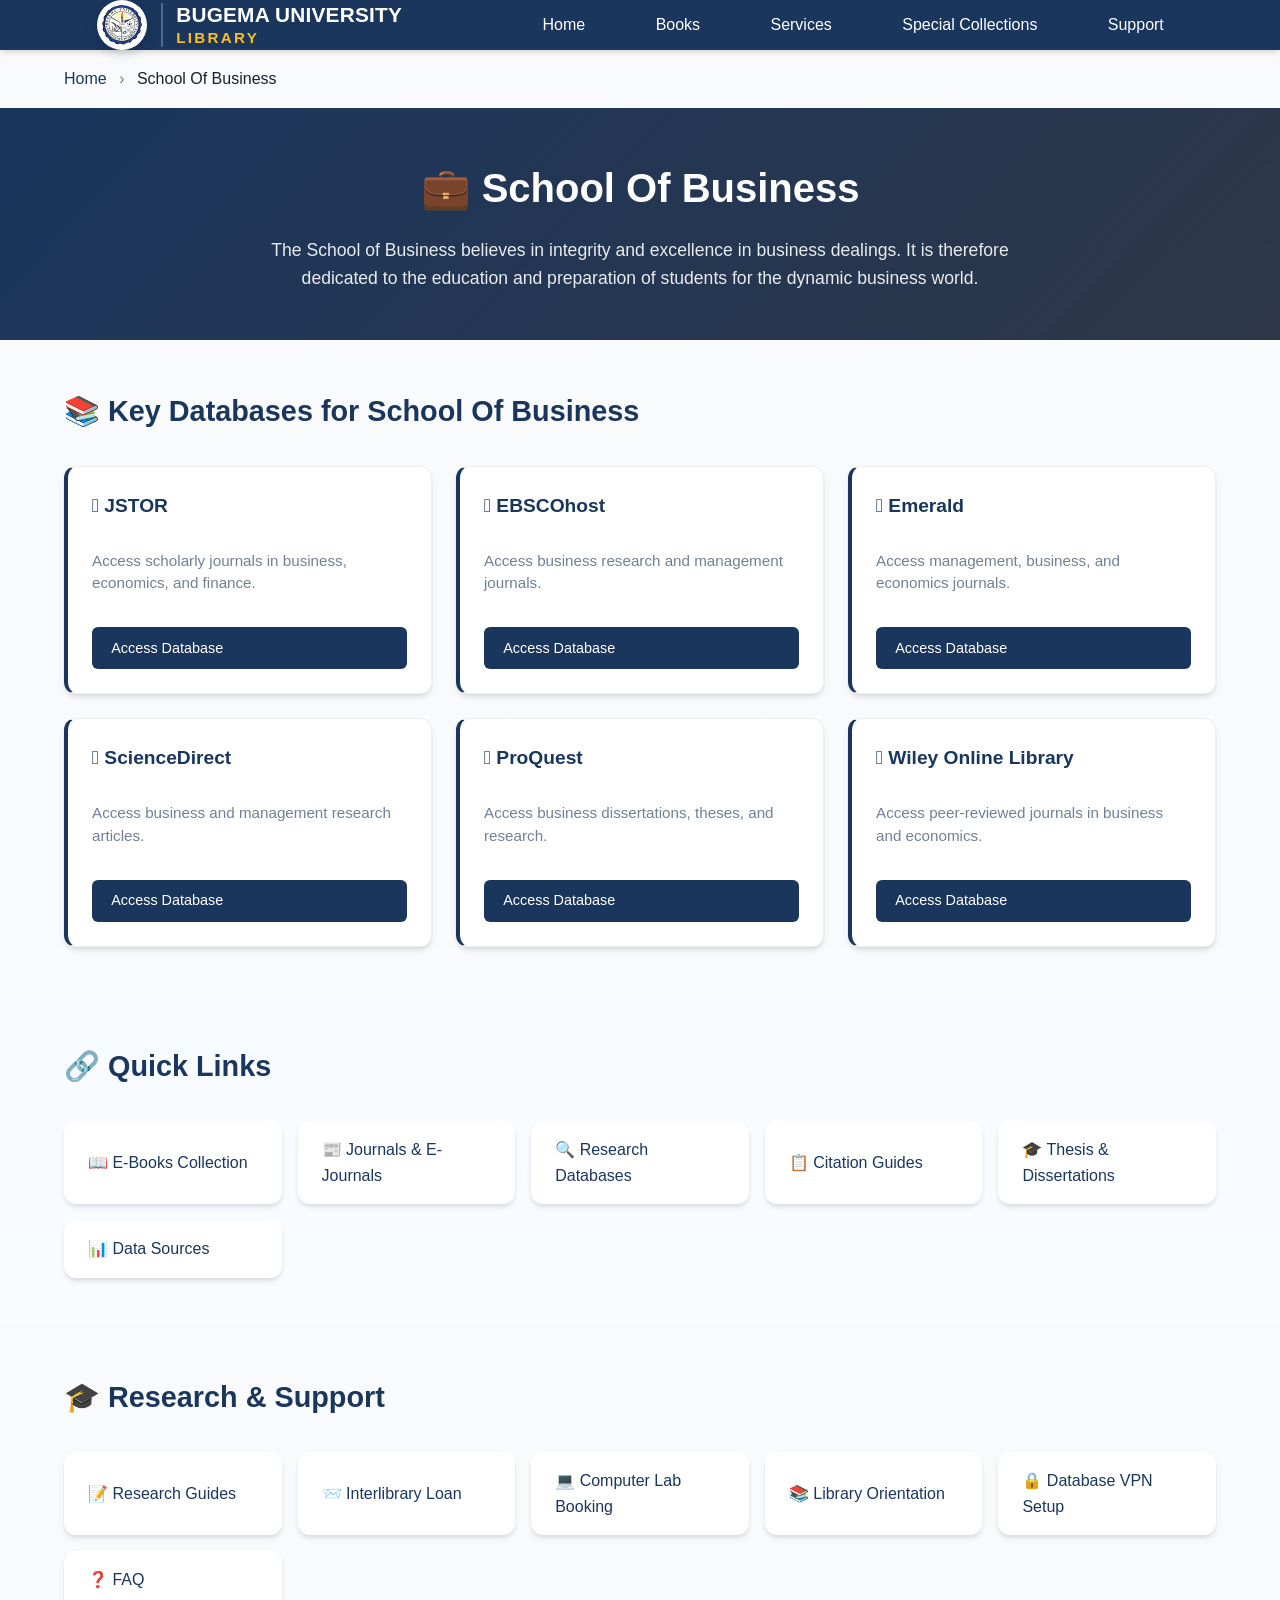
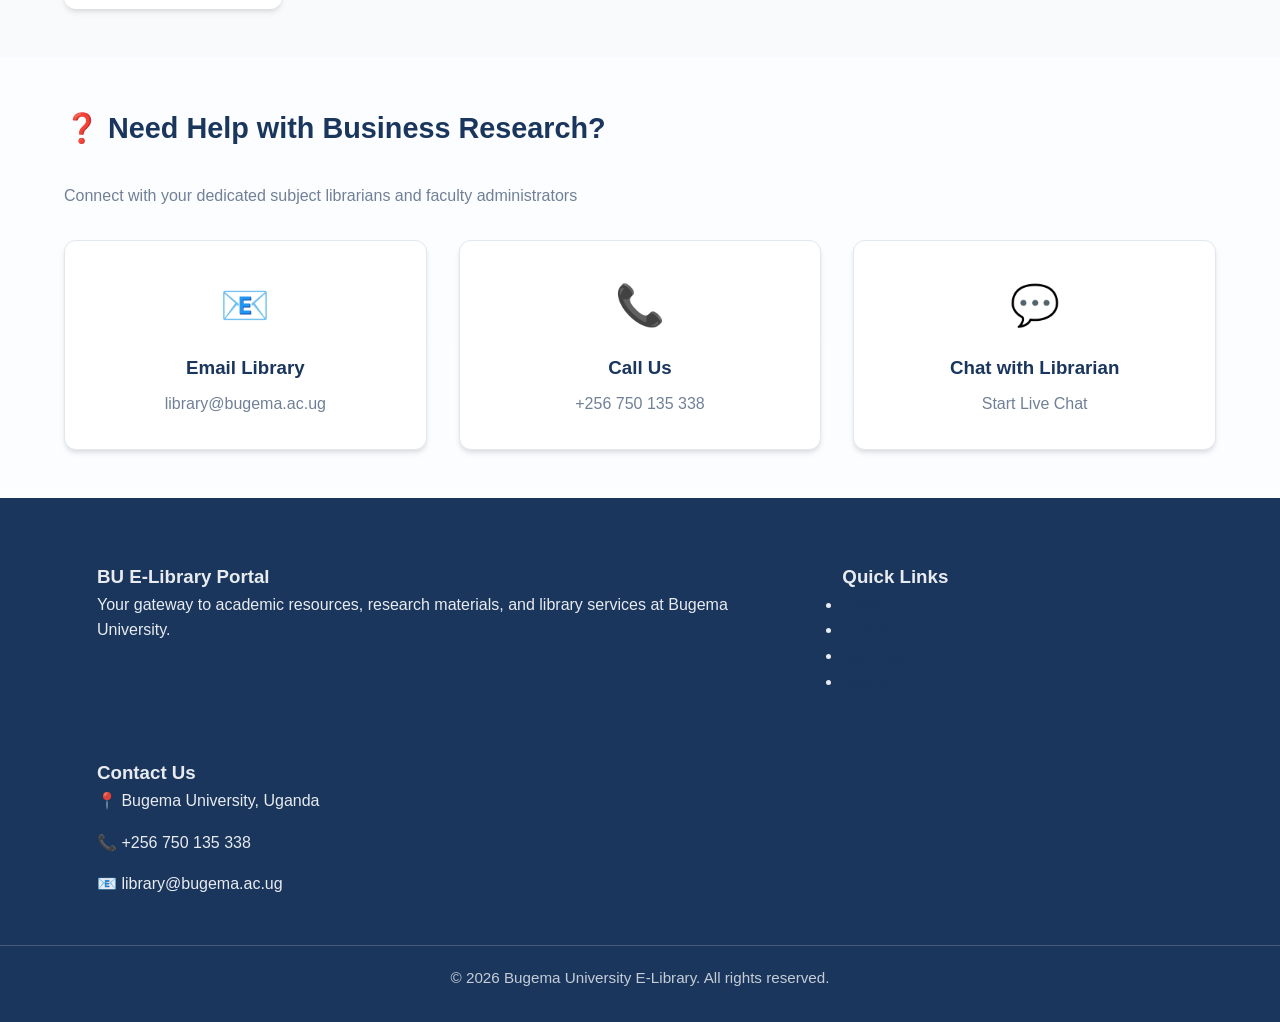
<file: school of business.html>
<!DOCTYPE html>
<html lang="en">
<head>
    <meta charset="UTF-8" />
    <meta name="viewport" content="width=device-width, initial-scale=1.0" />
    <title>School Of Business | BU E-Library Portal</title>
    <link rel="stylesheet" href="style.css" />
    <style>
        .gateway-header { background: linear-gradient(135deg, #1a365d 0%, #2d3748 100%); color: white; padding: 3rem 0; text-align: center; }
        .gateway-header h1 { font-size: 2.5rem; margin-bottom: 1rem; }
        .gateway-header p { max-width: 800px; margin: 0 auto; font-size: 1.1rem; opacity: 0.9; }
        .gateway-section { padding: 3rem 0; }
        .gateway-section:nth-child(even) { background: var(--surface-light); }
        .section-container { max-width: 1200px; margin: 0 auto; padding: 0 1.5rem; }
        .section-title { font-size: 1.8rem; color: var(--primary); margin-bottom: 2rem; display: flex; align-items: center; gap: 0.5rem; }
        .database-grid { display: grid; grid-template-columns: repeat(auto-fill, minmax(300px, 1fr)); gap: 1.5rem; }
        .database-card { background: white; border-radius: var(--radius); padding: 1.5rem; box-shadow: var(--shadow); transition: var(--transition); border-left: 4px solid var(--primary); }
        .database-card:hover { transform: translateY(-3px); box-shadow: var(--shadow-lg); }
        .database-card h3 { font-size: 1.2rem; color: var(--primary); margin-bottom: 0.75rem; display: flex; align-items: center; gap: 0.5rem; }
        .database-card p { color: var(--text-muted); font-size: 0.95rem; margin-bottom: 1rem; line-height: 1.5; }
        .access-btn { display: inline-block; padding: 0.6rem 1.2rem; background: var(--primary); color: white; text-decoration: none; border-radius: 6px; font-weight: 500; font-size: 0.9rem; transition: var(--transition); }
        .access-btn:hover { background: var(--primary-dark); }
        .quick-links-grid { display: grid; grid-template-columns: repeat(auto-fill, minmax(200px, 1fr)); gap: 1rem; }
        .quick-link { display: flex; align-items: center; gap: 0.75rem; padding: 1rem 1.5rem; background: white; border-radius: var(--radius); box-shadow: var(--shadow); text-decoration: none; color: var(--primary); font-weight: 500; transition: var(--transition); }
        .quick-link:hover { background: var(--primary); color: white; transform: translateX(5px); }
        .contact-info { display: grid; grid-template-columns: repeat(auto-fit, minmax(250px, 1fr)); gap: 2rem; }
        .contact-card { background: white; border-radius: var(--radius); padding: 2rem; box-shadow: var(--shadow); text-align: center; }
        .contact-card .icon { font-size: 2.5rem; margin-bottom: 1rem; }
        .contact-card h3 { color: var(--primary); margin-bottom: 0.5rem; }
        .contact-card a { color: var(--text-muted); text-decoration: none; }
        .contact-card a:hover { color: var(--primary); }
        .breadcrumb { background: var(--surface-light); padding: 1rem 0; }
        .breadcrumb-container { max-width: 1200px; margin: 0 auto; padding: 0 1.5rem; }
        .breadcrumb a { color: var(--primary); text-decoration: none; }
        .breadcrumb span { color: var(--text-muted); margin: 0 0.5rem; }
    </style>
</head>
<body>
    <nav class="navbar">
        <div class="container nav-container">
            <div class="nav-brand">
                <a href="index.html"><img src="Image2/logo.jpeg" alt="Bugema University Logo" class="nav-logo" />
                    <div class="nav-text"><span class="university-name">Bugema University</span><span class="library-name">Library</span></div>
                </a>
            </div>
            <button class="nav-toggle" id="navToggle" aria-label="Open menu">☰</button>
            <div class="nav-menu" id="navMenu">
                <a href="index.html" class="nav-link">Home</a><a href="Books.html" class="nav-link">Books</a><a href="services.html" class="nav-link">Services</a><a href="special collections.html" class="nav-link">Special Collections</a><a href="support.html" class="nav-link">Support</a>
            </div>
        </div>
    </nav>
    <div class="breadcrumb"><div class="breadcrumb-container"><a href="index.html">Home</a> <span>›</span> School Of Business</div></div>
    <header class="gateway-header">
        <div class="section-container">
            <h1>💼 School Of Business</h1>
            <p>The School of Business believes in integrity and excellence in business dealings. It is therefore dedicated to the education and preparation of students for the dynamic business world.</p>
        </div>
    </header>
    <section class="gateway-section"><div class="section-container">
            <h2 class="section-title">📚 Key Databases for School Of Business</h2>
            <div class="database-grid">
                <div class="database-card"><h3> JSTOR</h3><p>Access scholarly journals in business, economics, and finance.</p><a href="https://www.jstor.org/" target="_blank" class="access-btn">Access Database</a></div>
                <div class="database-card"><h3> EBSCOhost</h3><p>Access business research and management journals.</p><a href="https://research.ebsco.com/c/lbsxql/search" target="_blank" class="access-btn">Access Database</a></div>
                <div class="database-card"><h3> Emerald</h3><p>Access management, business, and economics journals.</p><a href="https://www.emerald.com/insight/" target="_blank" class="access-btn">Access Database</a></div>
                <div class="database-card"><h3> ScienceDirect</h3><p>Access business and management research articles.</p><a href="https://www.sciencedirect.com/" target="_blank" class="access-btn">Access Database</a></div>
                <div class="database-card"><h3> ProQuest</h3><p>Access business dissertations, theses, and research.</p><a href="https://www.proquest.com/" target="_blank" class="access-btn">Access Database</a></div>
                <div class="database-card"><h3> Wiley Online Library</h3><p>Access peer-reviewed journals in business and economics.</p><a href="https://onlinelibrary.wiley.com/" target="_blank" class="access-btn">Access Database</a></div>
            </div>
        </div>
    </section>
    <section class="gateway-section"><div class="section-container">
            <h2 class="section-title">🔗 Quick Links</h2>
            <div class="quick-links-grid">
                <a href="#" class="quick-link">📖 E-Books Collection</a><a href="#" class="quick-link">📰 Journals & E-Journals</a><a href="#" class="quick-link">🔍 Research Databases</a><a href="#" class="quick-link">📋 Citation Guides</a><a href="#" class="quick-link">🎓 Thesis & Dissertations</a><a href="#" class="quick-link">📊 Data Sources</a>
            </div>
        </div>
    </section>
    <section class="gateway-section"><div class="section-container">
            <h2 class="section-title">🎓 Research & Support</h2>
            <div class="quick-links-grid">
                <a href="#" class="quick-link">📝 Research Guides</a><a href="#" class="quick-link">📨 Interlibrary Loan</a><a href="#" class="quick-link">💻 Computer Lab Booking</a><a href="#" class="quick-link">📚 Library Orientation</a><a href="#" class="quick-link">🔒 Database VPN Setup</a><a href="#" class="quick-link">❓ FAQ</a>
            </div>
        </div>
    </section>
    <section class="gateway-section"><div class="section-container">
            <h2 class="section-title">❓ Need Help with Business Research?</h2>
            <p style="color: var(--text-muted); margin-bottom: 2rem;">Connect with your dedicated subject librarians and faculty administrators</p>
            <div class="contact-info">
                <div class="contact-card"><div class="icon">📧</div><h3>Email Library</h3><a href="mailto:library@bugema.ac.ug">library@bugema.ac.ug</a></div>
                <div class="contact-card"><div class="icon">📞</div><h3>Call Us</h3><a href="tel:+256750135338">+256 750 135 338</a></div>
                <div class="contact-card"><div class="icon">💬</div><h3>Chat with Librarian</h3><a href="#">Start Live Chat</a></div>
            </div>
        </div>
    </section>
    <footer class="footer">
        <div class="container footer-container">
            <div class="footer-section"><h3>BU E-Library Portal</h3><p>Your gateway to academic resources, research materials, and library services at Bugema University.</p></div>
            <div class="footer-section"><h3>Quick Links</h3><ul class="footer-links-list"><li><a href="index.html">Home</a></li><li><a href="Books.html">Books</a></li><li><a href="services.html">Services</a></li><li><a href="support.html">Support</a></li></ul></div>
            <div class="footer-section"><h3>Contact Us</h3><p>📍 Bugema University, Uganda</p><p>📞 +256 750 135 338</p><p>📧 library@bugema.ac.ug</p></div>
        </div>
        <div class="footer-bottom"><p>© 2026 Bugema University E-Library. All rights reserved.</p></div>
    </footer>
    <script>
        const navToggle = document.getElementById('navToggle'); const navMenu = document.getElementById('navMenu');
        navToggle.addEventListener('click', () => { navMenu.classList.toggle('active'); });
    </script>
</body>
</html>
</file>
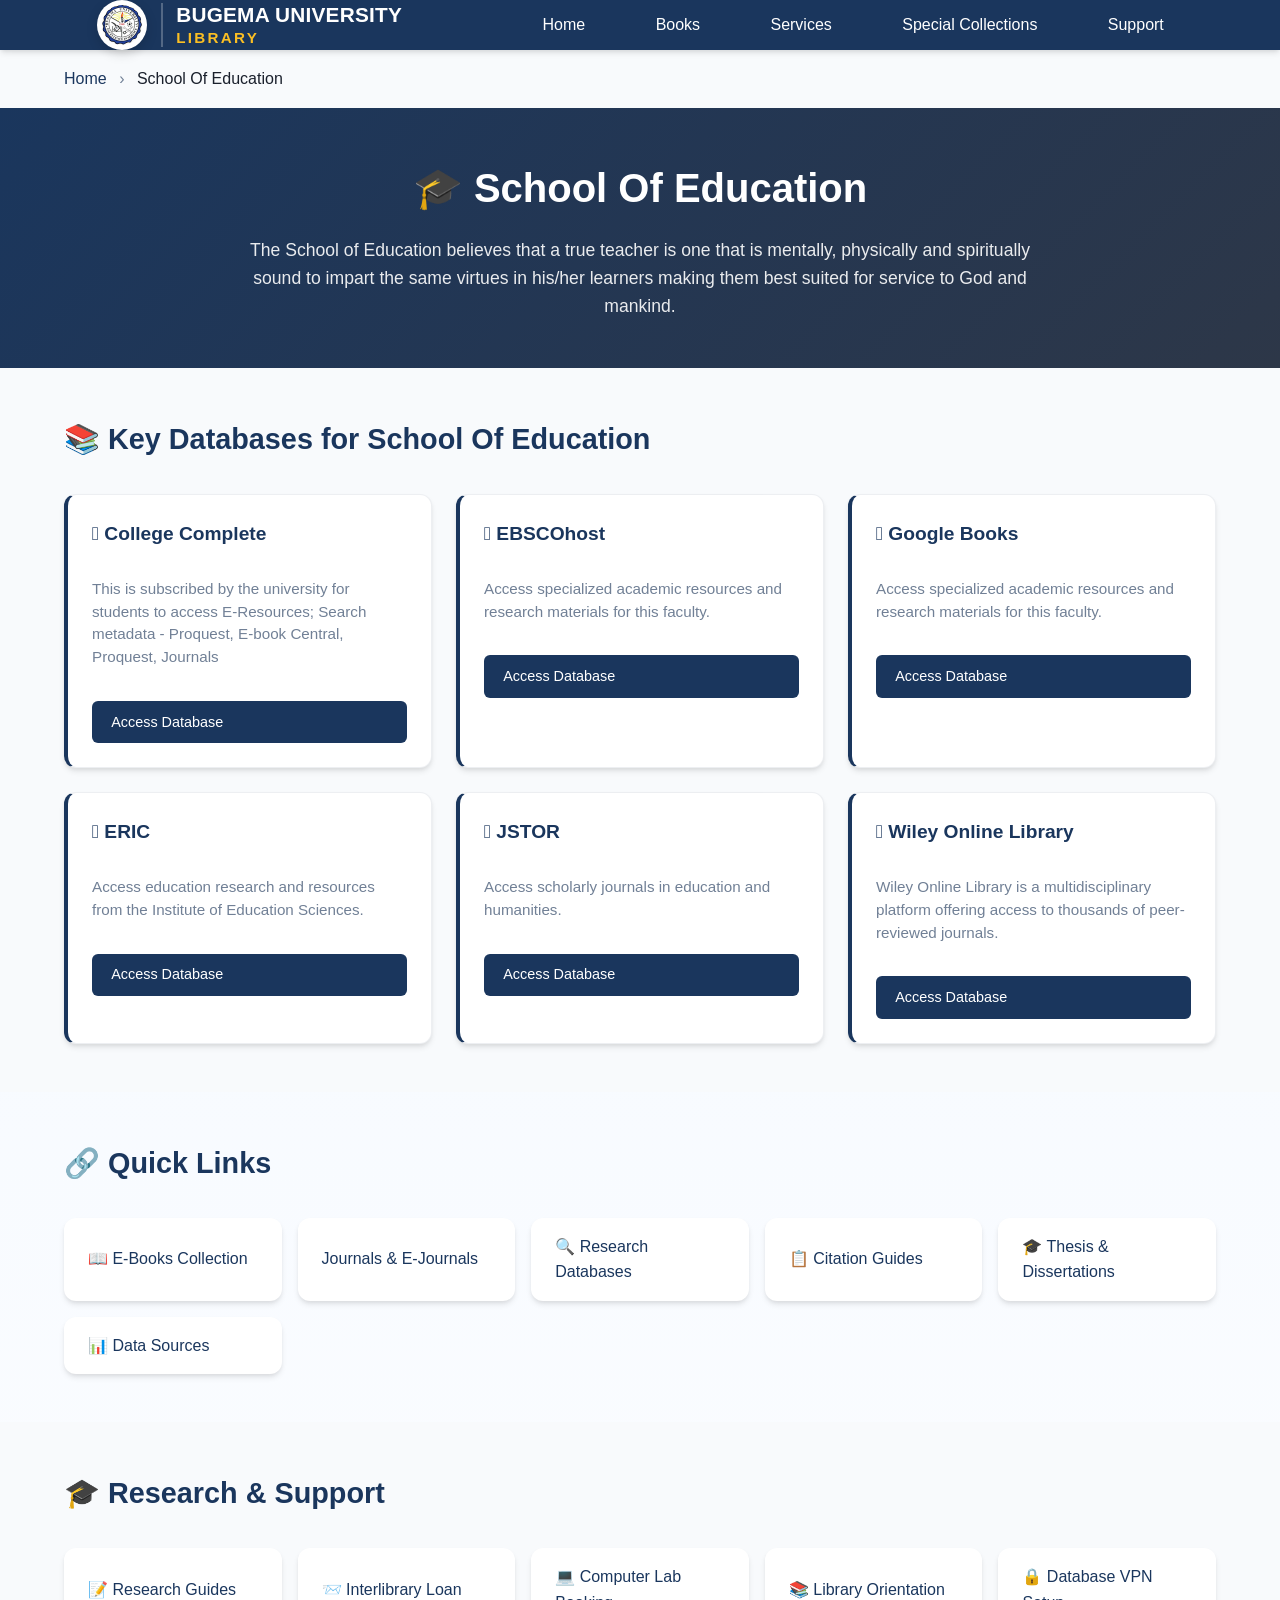
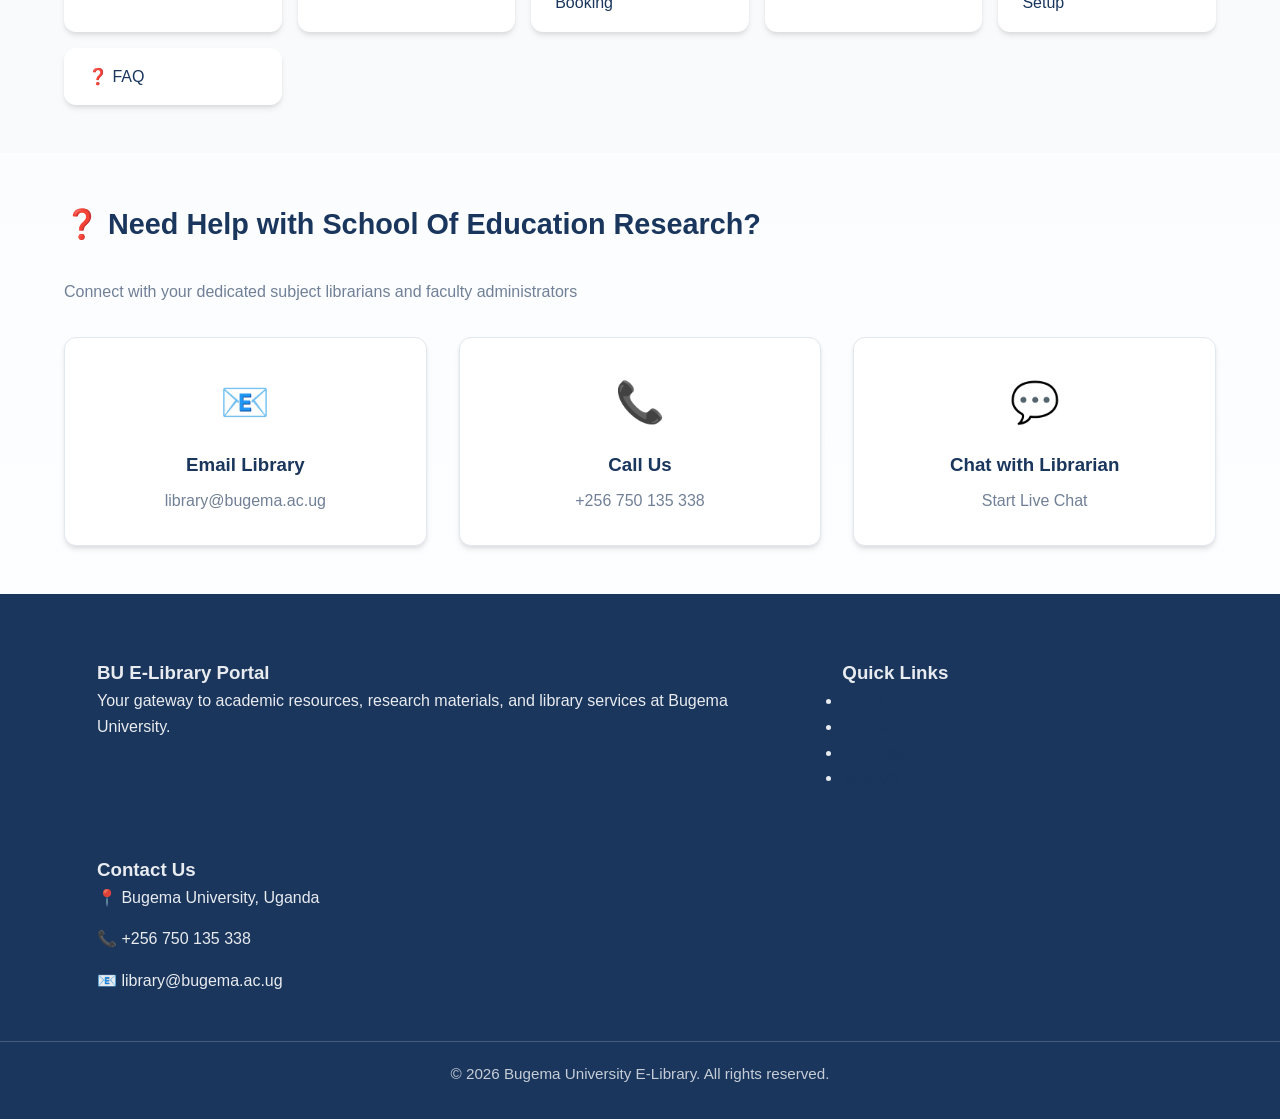
<file: school of education.html>
<!DOCTYPE html>
<html lang="en">
<head>
    <meta charset="UTF-8" />
    <meta name="viewport" content="width=device-width, initial-scale=1.0" />
    <title>School Of Education | BU E-Library Portal</title>
    <link rel="stylesheet" href="style.css" />
    <style>
        /* Faculty Gateway Specific Styles */
        .gateway-header {
            background: linear-gradient(135deg, #1a365d 0%, #2d3748 100%);
            color: white;
            padding: 3rem 0;
            text-align: center;
        }
        .gateway-header h1 { font-size: 2.5rem; margin-bottom: 1rem; }
        .gateway-header p { max-width: 800px; margin: 0 auto; font-size: 1.1rem; opacity: 0.9; }
        .gateway-section { padding: 3rem 0; }
        .gateway-section:nth-child(even) { background: var(--surface-light); }
        .section-container { max-width: 1200px; margin: 0 auto; padding: 0 1.5rem; }
        .section-title { font-size: 1.8rem; color: var(--primary); margin-bottom: 2rem; display: flex; align-items: center; gap: 0.5rem; }
        .database-grid { display: grid; grid-template-columns: repeat(auto-fill, minmax(300px, 1fr)); gap: 1.5rem; }
        .database-card { background: white; border-radius: var(--radius); padding: 1.5rem; box-shadow: var(--shadow); transition: var(--transition); border-left: 4px solid var(--primary); }
        .database-card:hover { transform: translateY(-3px); box-shadow: var(--shadow-lg); }
        .database-card h3 { font-size: 1.2rem; color: var(--primary); margin-bottom: 0.75rem; display: flex; align-items: center; gap: 0.5rem; }
        .database-card p { color: var(--text-muted); font-size: 0.95rem; margin-bottom: 1rem; line-height: 1.5; }
        .access-btn { display: inline-block; padding: 0.6rem 1.2rem; background: var(--primary); color: white; text-decoration: none; border-radius: 6px; font-weight: 500; font-size: 0.9rem; transition: var(--transition); }
        .access-btn:hover { background: var(--primary-dark); }
        .quick-links-grid { display: grid; grid-template-columns: repeat(auto-fill, minmax(200px, 1fr)); gap: 1rem; }
        .quick-link { display: flex; align-items: center; gap: 0.75rem; padding: 1rem 1.5rem; background: white; border-radius: var(--radius); box-shadow: var(--shadow); text-decoration: none; color: var(--primary); font-weight: 500; transition: var(--transition); }
        .quick-link:hover { background: var(--primary); color: white; transform: translateX(5px); }
        .contact-info { display: grid; grid-template-columns: repeat(auto-fit, minmax(250px, 1fr)); gap: 2rem; }
        .contact-card { background: white; border-radius: var(--radius); padding: 2rem; box-shadow: var(--shadow); text-align: center; }
        .contact-card .icon { font-size: 2.5rem; margin-bottom: 1rem; }
        .contact-card h3 { color: var(--primary); margin-bottom: 0.5rem; }
        .contact-card a { color: var(--text-muted); text-decoration: none; }
        .contact-card a:hover { color: var(--primary); }
        .breadcrumb { background: var(--surface-light); padding: 1rem 0; }
        .breadcrumb-container { max-width: 1200px; margin: 0 auto; padding: 0 1.5rem; }
        .breadcrumb a { color: var(--primary); text-decoration: none; }
        .breadcrumb span { color: var(--text-muted); margin: 0 0.5rem; }
    </style>
</head>
<body>
    <nav class="navbar">
        <div class="container nav-container">
            <div class="nav-brand">
                <a href="index.html">
                    <img src="Image2/logo.jpeg" alt="Bugema University Logo" class="nav-logo" />
                    <div class="nav-text">
                        <span class="university-name">Bugema University</span>
                        <span class="library-name">Library</span>
                    </div>
                </a>
            </div>
            <button class="nav-toggle" id="navToggle" aria-label="Open menu">☰</button>
            <div class="nav-menu" id="navMenu">
                <a href="index.html" class="nav-link">Home</a>
                <a href="Books.html" class="nav-link">Books</a>
                <a href="services.html" class="nav-link">Services</a>
                <a href="special collections.html" class="nav-link">Special Collections</a>
                <a href="support.html" class="nav-link">Support</a>
            </div>
        </div>
    </nav>
    <div class="breadcrumb">
        <div class="breadcrumb-container">
            <a href="index.html">Home</a> <span>›</span> School Of Education
        </div>
    </div>
    <header class="gateway-header">
        <div class="section-container">
            <h1>🎓 School Of Education</h1>
            <p>The School of Education believes that a true teacher is one that is mentally, physically and spiritually sound to impart the same virtues in his/her learners making them best suited for service to God and mankind.</p>
        </div>
    </header>
    <section class="gateway-section">
        <div class="section-container">
            <h2 class="section-title">📚 Key Databases for School Of Education</h2>
            <div class="database-grid">
                <div class="database-card">
                    <h3> College Complete</h3>
                    <p>This is subscribed by the university for students to access E-Resources; Search metadata - Proquest, E-book Central, Proquest, Journals</p>
                    <a href="https://ebookcentral.proquest.com/lib/bugemau-ebooks/home.action" target="_blank" class="access-btn">Access Database</a>
                </div>
                <div class="database-card">
                    <h3> EBSCOhost</h3>
                    <p>Access specialized academic resources and research materials for this faculty.</p>
                    <a href="https://research.ebsco.com/c/lbsxql/search" target="_blank" class="access-btn">Access Database</a>
                </div>
                <div class="database-card">
                    <h3> Google Books</h3>
                    <p>Access specialized academic resources and research materials for this faculty.</p>
                    <a href="https://books.google.com/" target="_blank" class="access-btn">Access Database</a>
                </div>
                <div class="database-card">
                    <h3> ERIC</h3>
                    <p>Access education research and resources from the Institute of Education Sciences.</p>
                    <a href="https://eric.ed.gov/" target="_blank" class="access-btn">Access Database</a>
                </div>
                <div class="database-card">
                    <h3> JSTOR</h3>
                    <p>Access scholarly journals in education and humanities.</p>
                    <a href="https://www.jstor.org/" target="_blank" class="access-btn">Access Database</a>
                </div>
                <div class="database-card">
                    <h3> Wiley Online Library</h3>
                    <p>Wiley Online Library is a multidisciplinary platform offering access to thousands of peer-reviewed journals.</p>
                    <a href="https://onlinelibrary.wiley.com/" target="_blank" class="access-btn">Access Database</a>
                </div>
            </div>
        </div>
    </section>
    <section class="gateway-section">
        <div class="section-container">
            <h2 class="section-title">🔗 Quick Links</h2>
            <div class="quick-links-grid">
                <a href="#" class="quick-link">📖 E-Books Collection</a>
                <a href="#" class="quick-link"> Journals & E-Journals</a>
                <a href="#" class="quick-link">🔍 Research Databases</a>
                <a href="#" class="quick-link">📋 Citation Guides</a>
                <a href="#" class="quick-link">🎓 Thesis & Dissertations</a>
                <a href="#" class="quick-link">📊 Data Sources</a>
            </div>
        </div>
    </section>
    <section class="gateway-section">
        <div class="section-container">
            <h2 class="section-title">🎓 Research & Support</h2>
            <div class="quick-links-grid">
                <a href="#" class="quick-link">📝 Research Guides</a>
                <a href="#" class="quick-link">📨 Interlibrary Loan</a>
                <a href="#" class="quick-link">💻 Computer Lab Booking</a>
                <a href="#" class="quick-link">📚 Library Orientation</a>
                <a href="#" class="quick-link">🔒 Database VPN Setup</a>
                <a href="#" class="quick-link">❓ FAQ</a>
            </div>
        </div>
    </section>
    <section class="gateway-section">
        <div class="section-container">
            <h2 class="section-title">❓ Need Help with School Of Education Research?</h2>
            <p style="color: var(--text-muted); margin-bottom: 2rem;">Connect with your dedicated subject librarians and faculty administrators</p>
            <div class="contact-info">
                <div class="contact-card">
                    <div class="icon">📧</div>
                    <h3>Email Library</h3>
                    <a href="mailto:library@bugema.ac.ug">library@bugema.ac.ug</a>
                </div>
                <div class="contact-card">
                    <div class="icon">📞</div>
                    <h3>Call Us</h3>
                    <a href="tel:+256750135338">+256 750 135 338</a>
                </div>
                <div class="contact-card">
                    <div class="icon">💬</div>
                    <h3>Chat with Librarian</h3>
                    <a href="#">Start Live Chat</a>
                </div>
            </div>
        </div>
    </section>
    <footer class="footer">
        <div class="container footer-container">
            <div class="footer-section">
                <h3>BU E-Library Portal</h3>
                <p>Your gateway to academic resources, research materials, and library services at Bugema University.</p>
            </div>
            <div class="footer-section">
                <h3>Quick Links</h3>
                <ul class="footer-links-list">
                    <li><a href="index.html">Home</a></li>
                    <li><a href="Books.html">Books</a></li>
                    <li><a href="services.html">Services</a></li>
                    <li><a href="support.html">Support</a></li>
                </ul>
            </div>
            <div class="footer-section">
                <h3>Contact Us</h3>
                <p>📍 Bugema University, Uganda</p>
                <p>📞 +256 750 135 338</p>
                <p>📧 library@bugema.ac.ug</p>
            </div>
        </div>
        <div class="footer-bottom">
            <p>© 2026 Bugema University E-Library. All rights reserved.</p>
        </div>
    </footer>
    <script>
        const navToggle = document.getElementById('navToggle');
        const navMenu = document.getElementById('navMenu');
        navToggle.addEventListener('click', () => { navMenu.classList.toggle('active'); });
    </script>
</body>
</html>
</file>
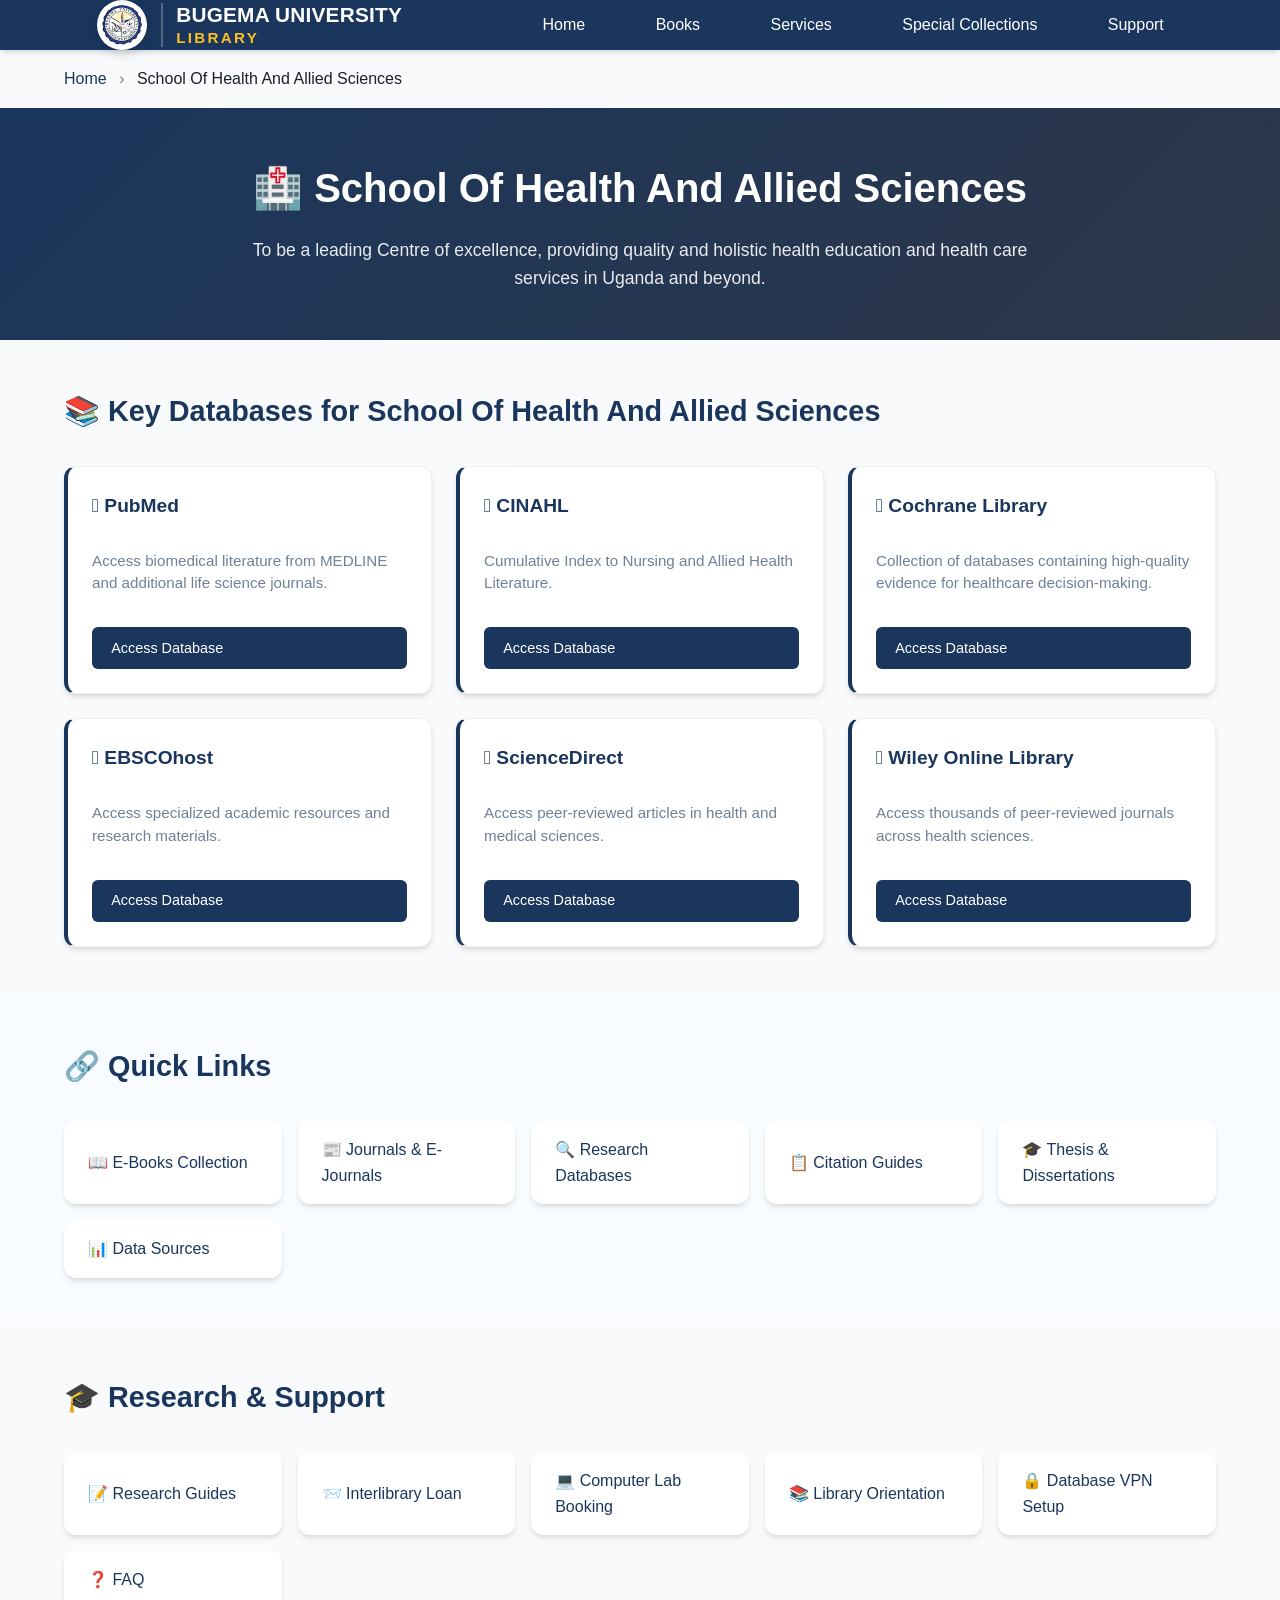
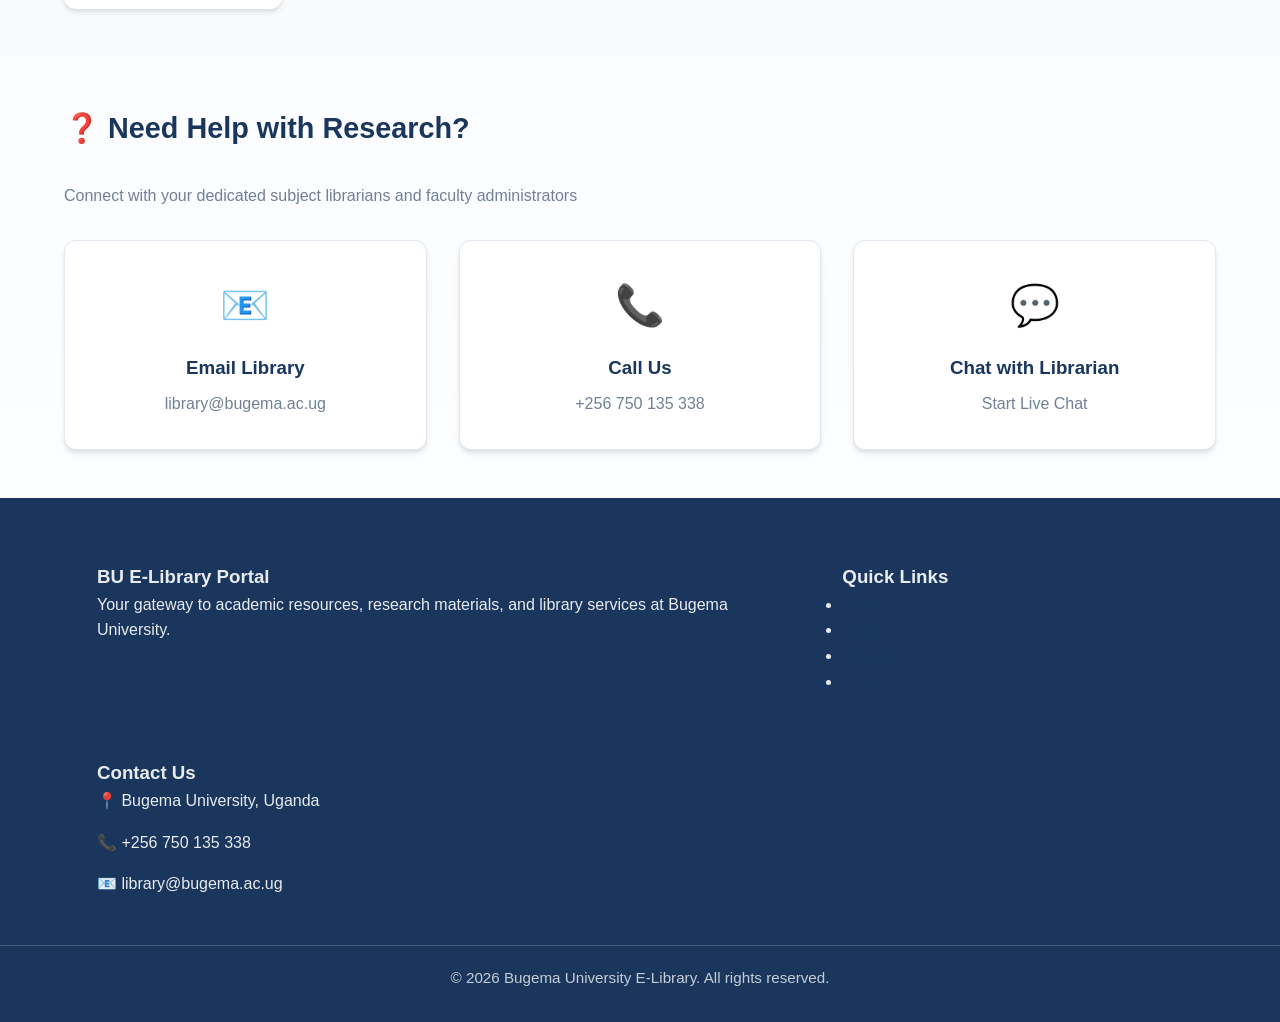
<file: school of health.html>
<!DOCTYPE html>
<html lang="en">
<head>
    <meta charset="UTF-8" />
    <meta name="viewport" content="width=device-width, initial-scale=1.0" />
    <title>School Of Health And Allied Sciences | BU E-Library Portal</title>
    <link rel="stylesheet" href="style.css" />
    <style>
        .gateway-header { background: linear-gradient(135deg, #1a365d 0%, #2d3748 100%); color: white; padding: 3rem 0; text-align: center; }
        .gateway-header h1 { font-size: 2.5rem; margin-bottom: 1rem; }
        .gateway-header p { max-width: 800px; margin: 0 auto; font-size: 1.1rem; opacity: 0.9; }
        .gateway-section { padding: 3rem 0; }
        .gateway-section:nth-child(even) { background: var(--surface-light); }
        .section-container { max-width: 1200px; margin: 0 auto; padding: 0 1.5rem; }
        .section-title { font-size: 1.8rem; color: var(--primary); margin-bottom: 2rem; display: flex; align-items: center; gap: 0.5rem; }
        .database-grid { display: grid; grid-template-columns: repeat(auto-fill, minmax(300px, 1fr)); gap: 1.5rem; }
        .database-card { background: white; border-radius: var(--radius); padding: 1.5rem; box-shadow: var(--shadow); transition: var(--transition); border-left: 4px solid var(--primary); }
        .database-card:hover { transform: translateY(-3px); box-shadow: var(--shadow-lg); }
        .database-card h3 { font-size: 1.2rem; color: var(--primary); margin-bottom: 0.75rem; display: flex; align-items: center; gap: 0.5rem; }
        .database-card p { color: var(--text-muted); font-size: 0.95rem; margin-bottom: 1rem; line-height: 1.5; }
        .access-btn { display: inline-block; padding: 0.6rem 1.2rem; background: var(--primary); color: white; text-decoration: none; border-radius: 6px; font-weight: 500; font-size: 0.9rem; transition: var(--transition); }
        .access-btn:hover { background: var(--primary-dark); }
        .quick-links-grid { display: grid; grid-template-columns: repeat(auto-fill, minmax(200px, 1fr)); gap: 1rem; }
        .quick-link { display: flex; align-items: center; gap: 0.75rem; padding: 1rem 1.5rem; background: white; border-radius: var(--radius); box-shadow: var(--shadow); text-decoration: none; color: var(--primary); font-weight: 500; transition: var(--transition); }
        .quick-link:hover { background: var(--primary); color: white; transform: translateX(5px); }
        .contact-info { display: grid; grid-template-columns: repeat(auto-fit, minmax(250px, 1fr)); gap: 2rem; }
        .contact-card { background: white; border-radius: var(--radius); padding: 2rem; box-shadow: var(--shadow); text-align: center; }
        .contact-card .icon { font-size: 2.5rem; margin-bottom: 1rem; }
        .contact-card h3 { color: var(--primary); margin-bottom: 0.5rem; }
        .contact-card a { color: var(--text-muted); text-decoration: none; }
        .contact-card a:hover { color: var(--primary); }
        .breadcrumb { background: var(--surface-light); padding: 1rem 0; }
        .breadcrumb-container { max-width: 1200px; margin: 0 auto; padding: 0 1.5rem; }
        .breadcrumb a { color: var(--primary); text-decoration: none; }
        .breadcrumb span { color: var(--text-muted); margin: 0 0.5rem; }
    </style>
</head>
<body>
    <nav class="navbar">
        <div class="container nav-container">
            <div class="nav-brand">
                <a href="index.html"><img src="Image2/logo.jpeg" alt="Bugema University Logo" class="nav-logo" />
                    <div class="nav-text"><span class="university-name">Bugema University</span><span class="library-name">Library</span></div>
                </a>
            </div>
            <button class="nav-toggle" id="navToggle" aria-label="Open menu">☰</button>
            <div class="nav-menu" id="navMenu">
                <a href="index.html" class="nav-link">Home</a><a href="Books.html" class="nav-link">Books</a><a href="services.html" class="nav-link">Services</a><a href="special collections.html" class="nav-link">Special Collections</a><a href="support.html" class="nav-link">Support</a>
            </div>
        </div>
    </nav>
    <div class="breadcrumb"><div class="breadcrumb-container"><a href="index.html">Home</a> <span>›</span> School Of Health And Allied Sciences</div></div>
    <header class="gateway-header">
        <div class="section-container">
            <h1>🏥 School Of Health And Allied Sciences</h1>
            <p>To be a leading Centre of excellence, providing quality and holistic health education and health care services in Uganda and beyond.</p>
        </div>
    </header>
    <section class="gateway-section"><div class="section-container">
            <h2 class="section-title">📚 Key Databases for School Of Health And Allied Sciences</h2>
            <div class="database-grid">
                <div class="database-card"><h3> PubMed</h3><p>Access biomedical literature from MEDLINE and additional life science journals.</p><a href="https://pubmed.ncbi.nlm.nih.gov/" target="_blank" class="access-btn">Access Database</a></div>
                <div class="database-card"><h3> CINAHL</h3><p>Cumulative Index to Nursing and Allied Health Literature.</p><a href="https://www.ebsco.com/products/cinahl-complete" target="_blank" class="access-btn">Access Database</a></div>
                <div class="database-card"><h3> Cochrane Library</h3><p>Collection of databases containing high-quality evidence for healthcare decision-making.</p><a href="https://www.cochranelibrary.com/" target="_blank" class="access-btn">Access Database</a></div>
                <div class="database-card"><h3> EBSCOhost</h3><p>Access specialized academic resources and research materials.</p><a href="https://research.ebsco.com/c/lbsxql/search" target="_blank" class="access-btn">Access Database</a></div>
                <div class="database-card"><h3> ScienceDirect</h3><p>Access peer-reviewed articles in health and medical sciences.</p><a href="https://www.sciencedirect.com/" target="_blank" class="access-btn">Access Database</a></div>
                <div class="database-card"><h3> Wiley Online Library</h3><p>Access thousands of peer-reviewed journals across health sciences.</p><a href="https://onlinelibrary.wiley.com/" target="_blank" class="access-btn">Access Database</a></div>
            </div>
        </div>
    </section>
    <section class="gateway-section"><div class="section-container">
            <h2 class="section-title">🔗 Quick Links</h2>
            <div class="quick-links-grid">
                <a href="#" class="quick-link">📖 E-Books Collection</a><a href="#" class="quick-link">📰 Journals & E-Journals</a><a href="#" class="quick-link">🔍 Research Databases</a><a href="#" class="quick-link">📋 Citation Guides</a><a href="#" class="quick-link">🎓 Thesis & Dissertations</a><a href="#" class="quick-link">📊 Data Sources</a>
            </div>
        </div>
    </section>
    <section class="gateway-section"><div class="section-container">
            <h2 class="section-title">🎓 Research & Support</h2>
            <div class="quick-links-grid">
                <a href="#" class="quick-link">📝 Research Guides</a><a href="#" class="quick-link">📨 Interlibrary Loan</a><a href="#" class="quick-link">💻 Computer Lab Booking</a><a href="#" class="quick-link">📚 Library Orientation</a><a href="#" class="quick-link">🔒 Database VPN Setup</a><a href="#" class="quick-link">❓ FAQ</a>
            </div>
        </div>
    </section>
    <section class="gateway-section"><div class="section-container">
            <h2 class="section-title">❓ Need Help with Research?</h2>
            <p style="color: var(--text-muted); margin-bottom: 2rem;">Connect with your dedicated subject librarians and faculty administrators</p>
            <div class="contact-info">
                <div class="contact-card"><div class="icon">📧</div><h3>Email Library</h3><a href="mailto:library@bugema.ac.ug">library@bugema.ac.ug</a></div>
                <div class="contact-card"><div class="icon">📞</div><h3>Call Us</h3><a href="tel:+256750135338">+256 750 135 338</a></div>
                <div class="contact-card"><div class="icon">💬</div><h3>Chat with Librarian</h3><a href="#">Start Live Chat</a></div>
            </div>
        </div>
    </section>
    <footer class="footer">
        <div class="container footer-container">
            <div class="footer-section"><h3>BU E-Library Portal</h3><p>Your gateway to academic resources, research materials, and library services at Bugema University.</p></div>
            <div class="footer-section"><h3>Quick Links</h3><ul class="footer-links-list"><li><a href="index.html">Home</a></li><li><a href="Books.html">Books</a></li><li><a href="services.html">Services</a></li><li><a href="support.html">Support</a></li></ul></div>
            <div class="footer-section"><h3>Contact Us</h3><p>📍 Bugema University, Uganda</p><p>📞 +256 750 135 338</p><p>📧 library@bugema.ac.ug</p></div>
        </div>
        <div class="footer-bottom"><p>© 2026 Bugema University E-Library. All rights reserved.</p></div>
    </footer>
    <script>
        const navToggle = document.getElementById('navToggle'); const navMenu = document.getElementById('navMenu');
        navToggle.addEventListener('click', () => { navMenu.classList.toggle('active'); });
    </script>
</body>
</html>
</file>
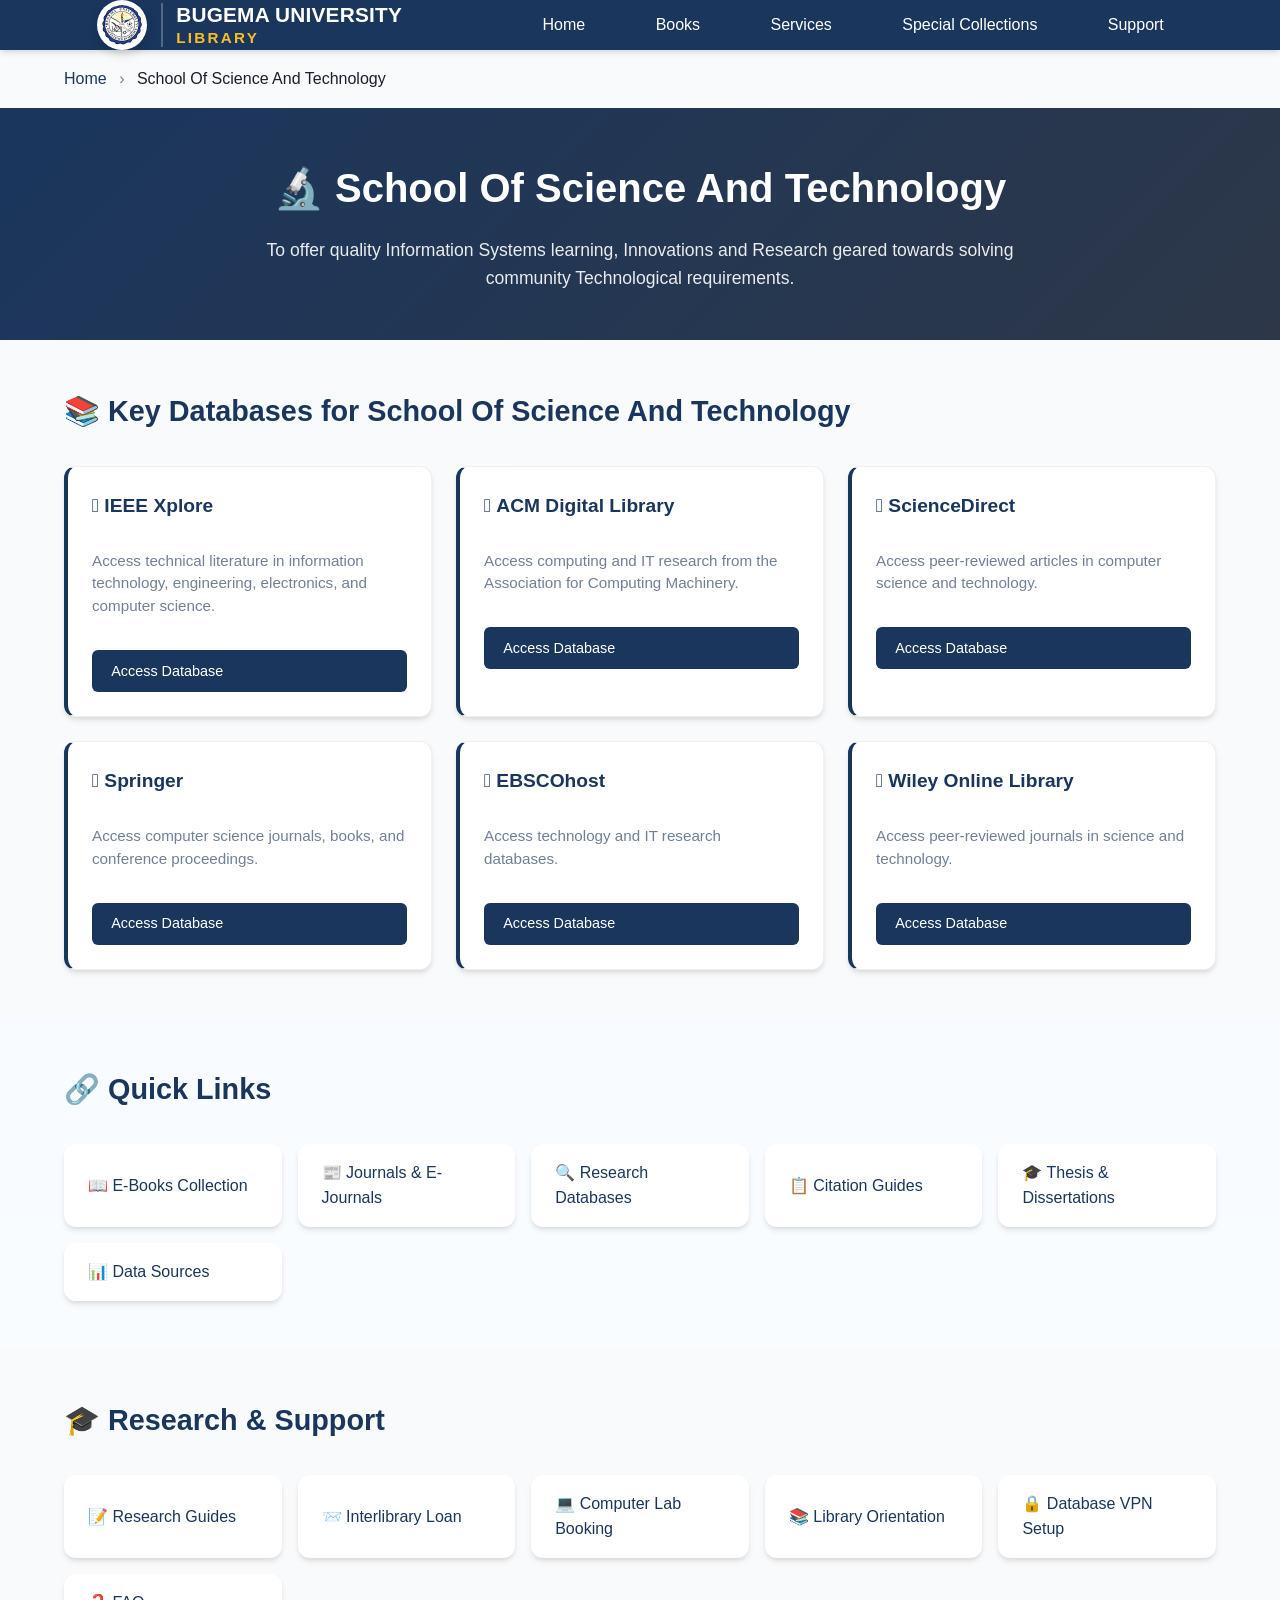
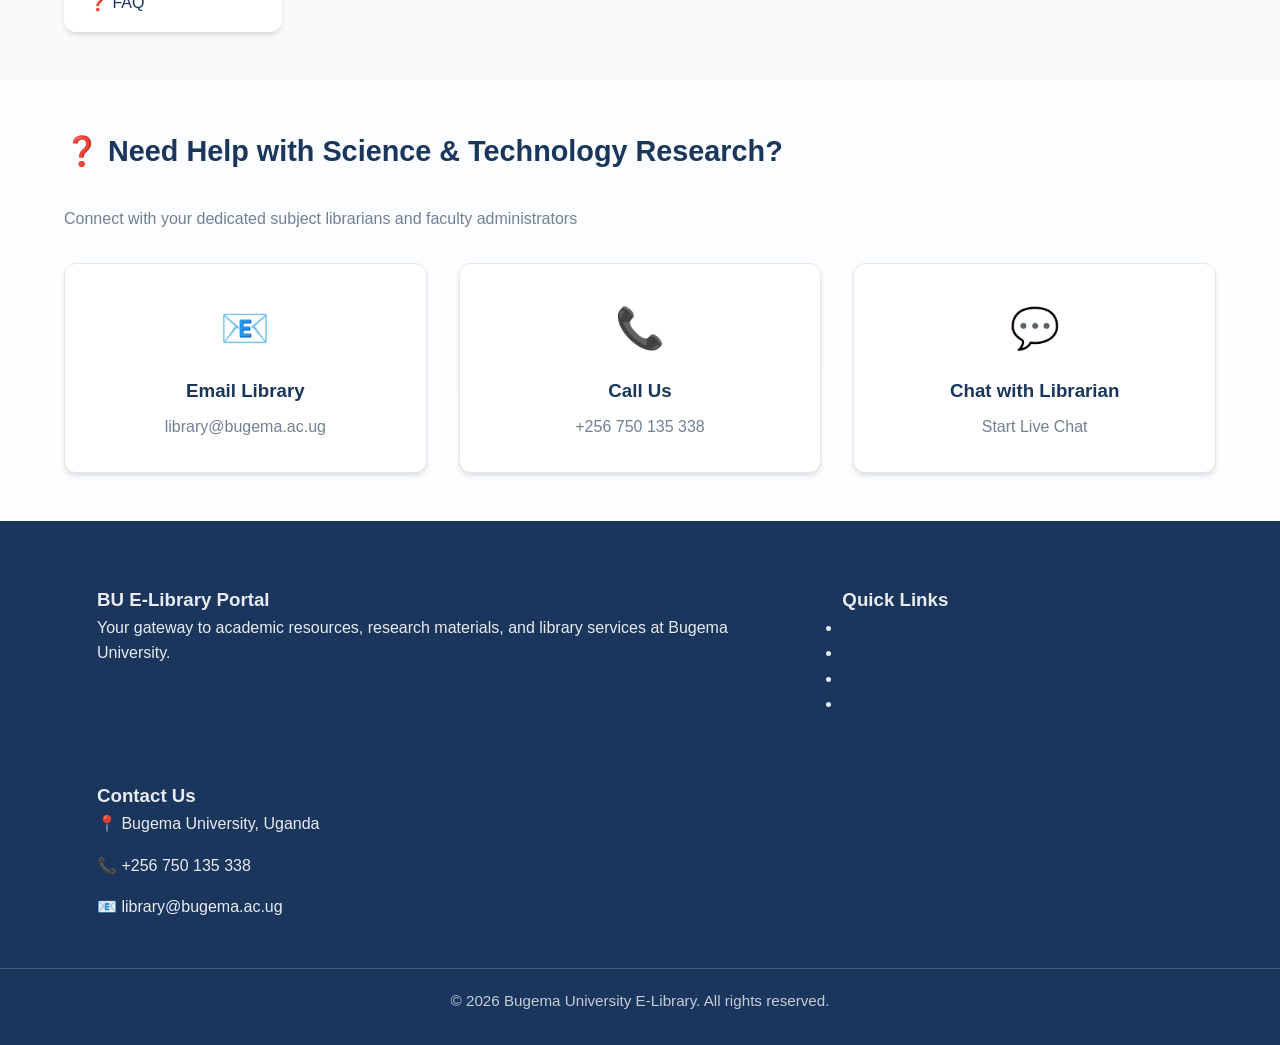
<file: school of science.html>
<!DOCTYPE html>
<html lang="en">
<head>
    <meta charset="UTF-8" />
    <meta name="viewport" content="width=device-width, initial-scale=1.0" />
    <title>School Of Science And Technology | BU E-Library Portal</title>
    <link rel="stylesheet" href="style.css" />
    <style>
        .gateway-header { background: linear-gradient(135deg, #1a365d 0%, #2d3748 100%); color: white; padding: 3rem 0; text-align: center; }
        .gateway-header h1 { font-size: 2.5rem; margin-bottom: 1rem; }
        .gateway-header p { max-width: 800px; margin: 0 auto; font-size: 1.1rem; opacity: 0.9; }
        .gateway-section { padding: 3rem 0; }
        .gateway-section:nth-child(even) { background: var(--surface-light); }
        .section-container { max-width: 1200px; margin: 0 auto; padding: 0 1.5rem; }
        .section-title { font-size: 1.8rem; color: var(--primary); margin-bottom: 2rem; display: flex; align-items: center; gap: 0.5rem; }
        .database-grid { display: grid; grid-template-columns: repeat(auto-fill, minmax(300px, 1fr)); gap: 1.5rem; }
        .database-card { background: white; border-radius: var(--radius); padding: 1.5rem; box-shadow: var(--shadow); transition: var(--transition); border-left: 4px solid var(--primary); }
        .database-card:hover { transform: translateY(-3px); box-shadow: var(--shadow-lg); }
        .database-card h3 { font-size: 1.2rem; color: var(--primary); margin-bottom: 0.75rem; display: flex; align-items: center; gap: 0.5rem; }
        .database-card p { color: var(--text-muted); font-size: 0.95rem; margin-bottom: 1rem; line-height: 1.5; }
        .access-btn { display: inline-block; padding: 0.6rem 1.2rem; background: var(--primary); color: white; text-decoration: none; border-radius: 6px; font-weight: 500; font-size: 0.9rem; transition: var(--transition); }
        .access-btn:hover { background: var(--primary-dark); }
        .quick-links-grid { display: grid; grid-template-columns: repeat(auto-fill, minmax(200px, 1fr)); gap: 1rem; }
        .quick-link { display: flex; align-items: center; gap: 0.75rem; padding: 1rem 1.5rem; background: white; border-radius: var(--radius); box-shadow: var(--shadow); text-decoration: none; color: var(--primary); font-weight: 500; transition: var(--transition); }
        .quick-link:hover { background: var(--primary); color: white; transform: translateX(5px); }
        .contact-info { display: grid; grid-template-columns: repeat(auto-fit, minmax(250px, 1fr)); gap: 2rem; }
        .contact-card { background: white; border-radius: var(--radius); padding: 2rem; box-shadow: var(--shadow); text-align: center; }
        .contact-card .icon { font-size: 2.5rem; margin-bottom: 1rem; }
        .contact-card h3 { color: var(--primary); margin-bottom: 0.5rem; }
        .contact-card a { color: var(--text-muted); text-decoration: none; }
        .contact-card a:hover { color: var(--primary); }
        .breadcrumb { background: var(--surface-light); padding: 1rem 0; }
        .breadcrumb-container { max-width: 1200px; margin: 0 auto; padding: 0 1.5rem; }
        .breadcrumb a { color: var(--primary); text-decoration: none; }
        .breadcrumb span { color: var(--text-muted); margin: 0 0.5rem; }
    </style>
</head>
<body>
    <nav class="navbar">
        <div class="container nav-container">
            <div class="nav-brand">
                <a href="index.html"><img src="Image2/logo.jpeg" alt="Bugema University Logo" class="nav-logo" />
                    <div class="nav-text"><span class="university-name">Bugema University</span><span class="library-name">Library</span></div>
                </a>
            </div>
            <button class="nav-toggle" id="navToggle" aria-label="Open menu">☰</button>
            <div class="nav-menu" id="navMenu">
                <a href="index.html" class="nav-link">Home</a><a href="Books.html" class="nav-link">Books</a><a href="services.html" class="nav-link">Services</a><a href="special collections.html" class="nav-link">Special Collections</a><a href="support.html" class="nav-link">Support</a>
            </div>
        </div>
    </nav>
    <div class="breadcrumb"><div class="breadcrumb-container"><a href="index.html">Home</a> <span>›</span> School Of Science And Technology</div></div>
    <header class="gateway-header">
        <div class="section-container">
            <h1>🔬 School Of Science And Technology</h1>
            <p>To offer quality Information Systems learning, Innovations and Research geared towards solving community Technological requirements.</p>
        </div>
    </header>
    <section class="gateway-section"><div class="section-container">
            <h2 class="section-title">📚 Key Databases for School Of Science And Technology</h2>
            <div class="database-grid">
                <div class="database-card"><h3> IEEE Xplore</h3><p>Access technical literature in information technology, engineering, electronics, and computer science.</p><a href="https://ieeexplore.ieee.org/" target="_blank" class="access-btn">Access Database</a></div>
                <div class="database-card"><h3> ACM Digital Library</h3><p>Access computing and IT research from the Association for Computing Machinery.</p><a href="https://dl.acm.org/" target="_blank" class="access-btn">Access Database</a></div>
                <div class="database-card"><h3> ScienceDirect</h3><p>Access peer-reviewed articles in computer science and technology.</p><a href="https://www.sciencedirect.com/" target="_blank" class="access-btn">Access Database</a></div>
                <div class="database-card"><h3> Springer</h3><p>Access computer science journals, books, and conference proceedings.</p><a href="https://link.springer.com/" target="_blank" class="access-btn">Access Database</a></div>
                <div class="database-card"><h3> EBSCOhost</h3><p>Access technology and IT research databases.</p><a href="https://research.ebsco.com/c/lbsxql/search" target="_blank" class="access-btn">Access Database</a></div>
                <div class="database-card"><h3> Wiley Online Library</h3><p>Access peer-reviewed journals in science and technology.</p><a href="https://onlinelibrary.wiley.com/" target="_blank" class="access-btn">Access Database</a></div>
            </div>
        </div>
    </section>
    <section class="gateway-section"><div class="section-container">
            <h2 class="section-title">🔗 Quick Links</h2>
            <div class="quick-links-grid">
                <a href="#" class="quick-link">📖 E-Books Collection</a><a href="#" class="quick-link">📰 Journals & E-Journals</a><a href="#" class="quick-link">🔍 Research Databases</a><a href="#" class="quick-link">📋 Citation Guides</a><a href="#" class="quick-link">🎓 Thesis & Dissertations</a><a href="#" class="quick-link">📊 Data Sources</a>
            </div>
        </div>
    </section>
    <section class="gateway-section"><div class="section-container">
            <h2 class="section-title">🎓 Research & Support</h2>
            <div class="quick-links-grid">
                <a href="#" class="quick-link">📝 Research Guides</a><a href="#" class="quick-link">📨 Interlibrary Loan</a><a href="#" class="quick-link">💻 Computer Lab Booking</a><a href="#" class="quick-link">📚 Library Orientation</a><a href="#" class="quick-link">🔒 Database VPN Setup</a><a href="#" class="quick-link">❓ FAQ</a>
            </div>
        </div>
    </section>
    <section class="gateway-section"><div class="section-container">
            <h2 class="section-title">❓ Need Help with Science & Technology Research?</h2>
            <p style="color: var(--text-muted); margin-bottom: 2rem;">Connect with your dedicated subject librarians and faculty administrators</p>
            <div class="contact-info">
                <div class="contact-card"><div class="icon">📧</div><h3>Email Library</h3><a href="mailto:library@bugema.ac.ug">library@bugema.ac.ug</a></div>
                <div class="contact-card"><div class="icon">📞</div><h3>Call Us</h3><a href="tel:+256750135338">+256 750 135 338</a></div>
                <div class="contact-card"><div class="icon">💬</div><h3>Chat with Librarian</h3><a href="#">Start Live Chat</a></div>
            </div>
        </div>
    </section>
    <footer class="footer">
        <div class="container footer-container">
            <div class="footer-section"><h3>BU E-Library Portal</h3><p>Your gateway to academic resources, research materials, and library services at Bugema University.</p></div>
            <div class="footer-section"><h3>Quick Links</h3><ul class="footer-links-list"><li><a href="index.html">Home</a></li><li><a href="Books.html">Books</a></li><li><a href="services.html">Services</a></li><li><a href="support.html">Support</a></li></ul></div>
            <div class="footer-section"><h3>Contact Us</h3><p>📍 Bugema University, Uganda</p><p>📞 +256 750 135 338</p><p>📧 library@bugema.ac.ug</p></div>
        </div>
        <div class="footer-bottom"><p>© 2026 Bugema University E-Library. All rights reserved.</p></div>
    </footer>
    <script>
        const navToggle = document.getElementById('navToggle'); const navMenu = document.getElementById('navMenu');
        navToggle.addEventListener('click', () => { navMenu.classList.toggle('active'); });
    </script>
</body>
</html>
</file>
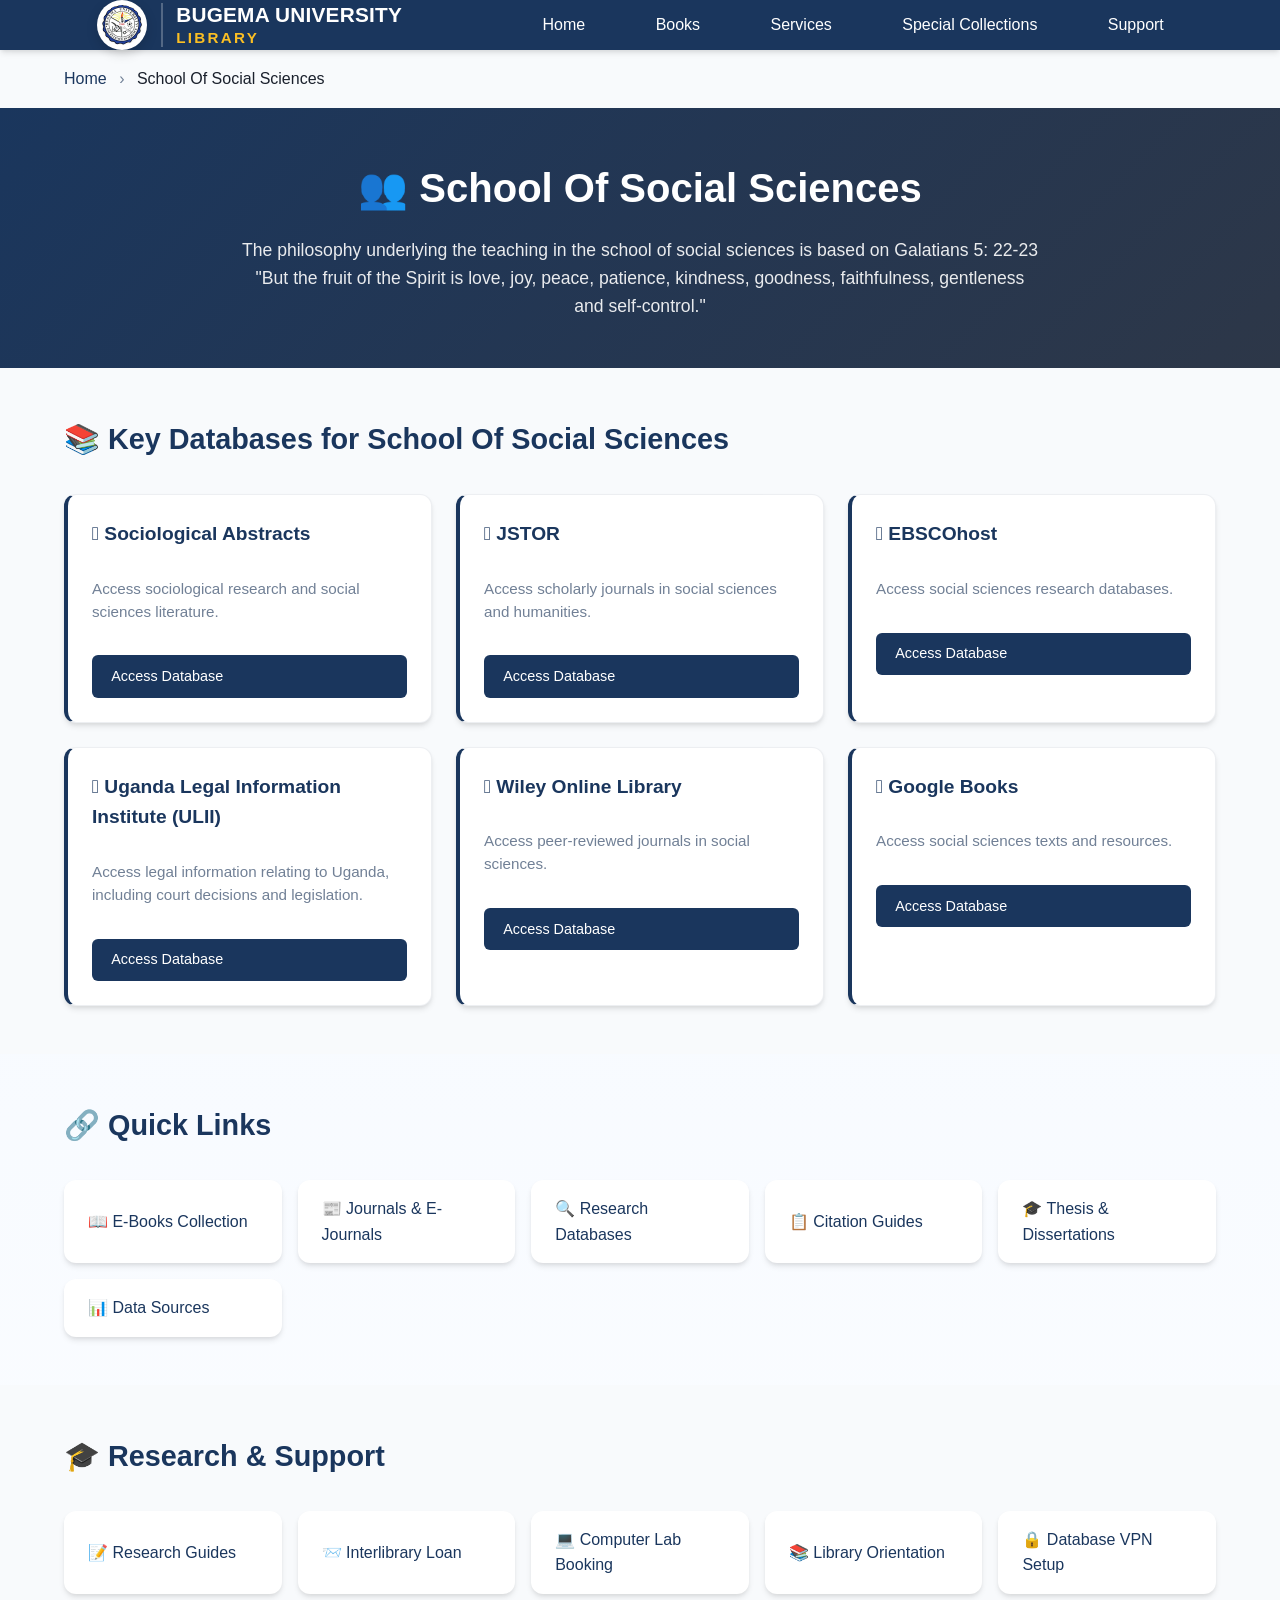
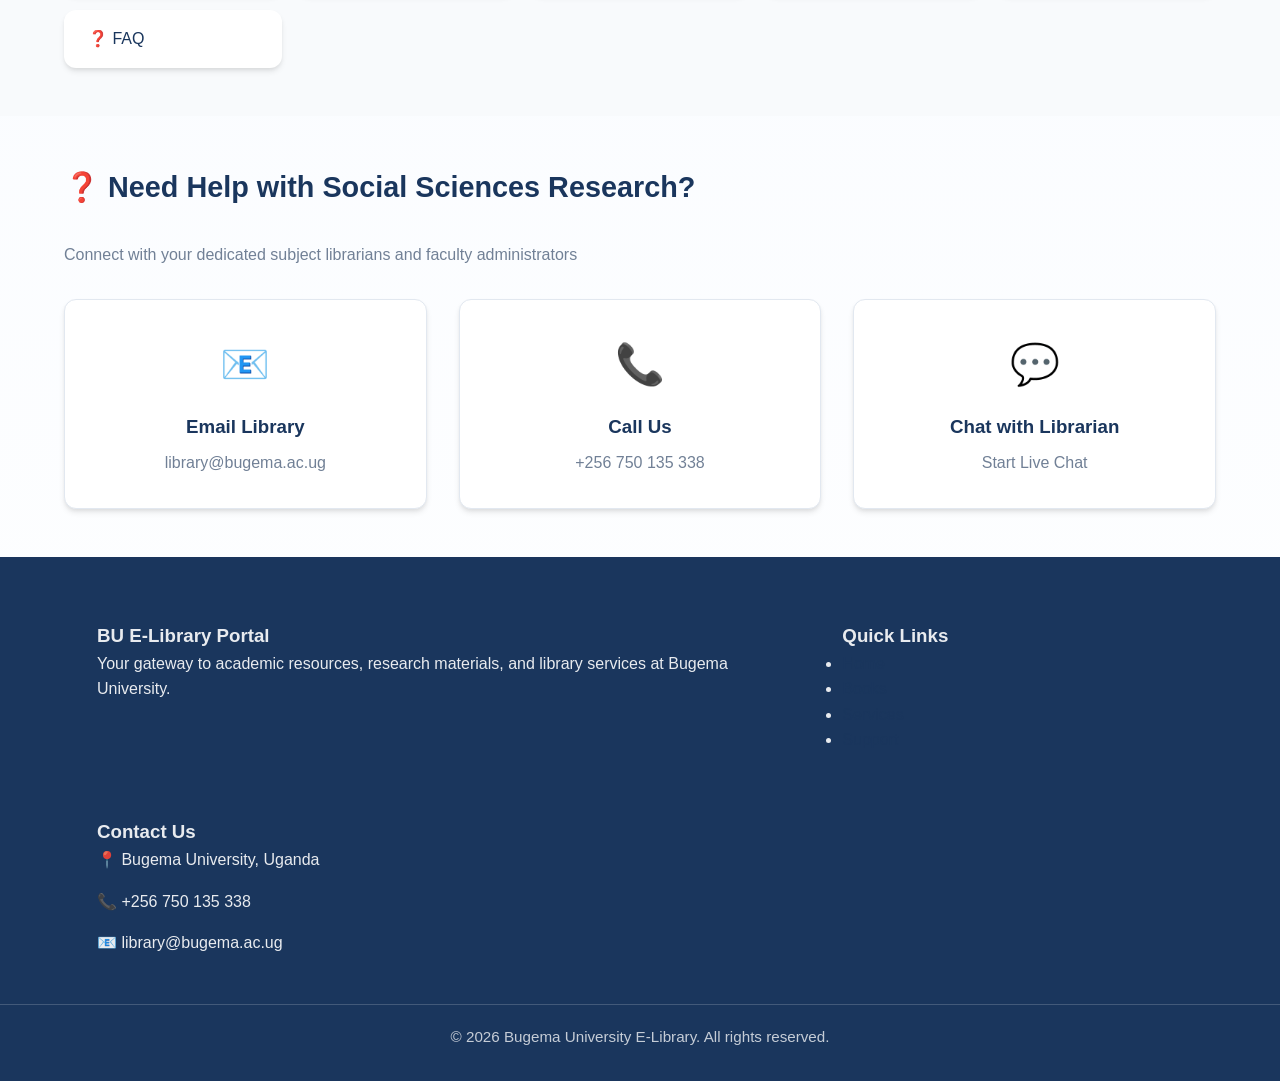
<file: school of social.html>
<!DOCTYPE html>
<html lang="en">
<head>
    <meta charset="UTF-8" />
    <meta name="viewport" content="width=device-width, initial-scale=1.0" />
    <title>School Of Social Sciences | BU E-Library Portal</title>
    <link rel="stylesheet" href="style.css" />
    <style>
        .gateway-header { background: linear-gradient(135deg, #1a365d 0%, #2d3748 100%); color: white; padding: 3rem 0; text-align: center; }
        .gateway-header h1 { font-size: 2.5rem; margin-bottom: 1rem; }
        .gateway-header p { max-width: 800px; margin: 0 auto; font-size: 1.1rem; opacity: 0.9; }
        .gateway-section { padding: 3rem 0; }
        .gateway-section:nth-child(even) { background: var(--surface-light); }
        .section-container { max-width: 1200px; margin: 0 auto; padding: 0 1.5rem; }
        .section-title { font-size: 1.8rem; color: var(--primary); margin-bottom: 2rem; display: flex; align-items: center; gap: 0.5rem; }
        .database-grid { display: grid; grid-template-columns: repeat(auto-fill, minmax(300px, 1fr)); gap: 1.5rem; }
        .database-card { background: white; border-radius: var(--radius); padding: 1.5rem; box-shadow: var(--shadow); transition: var(--transition); border-left: 4px solid var(--primary); }
        .database-card:hover { transform: translateY(-3px); box-shadow: var(--shadow-lg); }
        .database-card h3 { font-size: 1.2rem; color: var(--primary); margin-bottom: 0.75rem; display: flex; align-items: center; gap: 0.5rem; }
        .database-card p { color: var(--text-muted); font-size: 0.95rem; margin-bottom: 1rem; line-height: 1.5; }
        .access-btn { display: inline-block; padding: 0.6rem 1.2rem; background: var(--primary); color: white; text-decoration: none; border-radius: 6px; font-weight: 500; font-size: 0.9rem; transition: var(--transition); }
        .access-btn:hover { background: var(--primary-dark); }
        .quick-links-grid { display: grid; grid-template-columns: repeat(auto-fill, minmax(200px, 1fr)); gap: 1rem; }
        .quick-link { display: flex; align-items: center; gap: 0.75rem; padding: 1rem 1.5rem; background: white; border-radius: var(--radius); box-shadow: var(--shadow); text-decoration: none; color: var(--primary); font-weight: 500; transition: var(--transition); }
        .quick-link:hover { background: var(--primary); color: white; transform: translateX(5px); }
        .contact-info { display: grid; grid-template-columns: repeat(auto-fit, minmax(250px, 1fr)); gap: 2rem; }
        .contact-card { background: white; border-radius: var(--radius); padding: 2rem; box-shadow: var(--shadow); text-align: center; }
        .contact-card .icon { font-size: 2.5rem; margin-bottom: 1rem; }
        .contact-card h3 { color: var(--primary); margin-bottom: 0.5rem; }
        .contact-card a { color: var(--text-muted); text-decoration: none; }
        .contact-card a:hover { color: var(--primary); }
        .breadcrumb { background: var(--surface-light); padding: 1rem 0; }
        .breadcrumb-container { max-width: 1200px; margin: 0 auto; padding: 0 1.5rem; }
        .breadcrumb a { color: var(--primary); text-decoration: none; }
        .breadcrumb span { color: var(--text-muted); margin: 0 0.5rem; }
    </style>
</head>
<body>
    <nav class="navbar">
        <div class="container nav-container">
            <div class="nav-brand">
                <a href="index.html"><img src="Image2/logo.jpeg" alt="Bugema University Logo" class="nav-logo" />
                    <div class="nav-text"><span class="university-name">Bugema University</span><span class="library-name">Library</span></div>
                </a>
            </div>
            <button class="nav-toggle" id="navToggle" aria-label="Open menu">☰</button>
            <div class="nav-menu" id="navMenu">
                <a href="index.html" class="nav-link">Home</a><a href="Books.html" class="nav-link">Books</a><a href="services.html" class="nav-link">Services</a><a href="special collections.html" class="nav-link">Special Collections</a><a href="support.html" class="nav-link">Support</a>
            </div>
        </div>
    </nav>
    <div class="breadcrumb"><div class="breadcrumb-container"><a href="index.html">Home</a> <span>›</span> School Of Social Sciences</div></div>
    <header class="gateway-header">
        <div class="section-container">
            <h1>👥 School Of Social Sciences</h1>
            <p>The philosophy underlying the teaching in the school of social sciences is based on Galatians 5: 22-23 "But the fruit of the Spirit is love, joy, peace, patience, kindness, goodness, faithfulness, gentleness and self-control."</p>
        </div>
    </header>
    <section class="gateway-section"><div class="section-container">
            <h2 class="section-title">📚 Key Databases for School Of Social Sciences</h2>
            <div class="database-grid">
                <div class="database-card"><h3> Sociological Abstracts</h3><p>Access sociological research and social sciences literature.</p><a href="https://proquest.com/" target="_blank" class="access-btn">Access Database</a></div>
                <div class="database-card"><h3> JSTOR</h3><p>Access scholarly journals in social sciences and humanities.</p><a href="https://www.jstor.org/" target="_blank" class="access-btn">Access Database</a></div>
                <div class="database-card"><h3> EBSCOhost</h3><p>Access social sciences research databases.</p><a href="https://research.ebsco.com/c/lbsxql/search" target="_blank" class="access-btn">Access Database</a></div>
                <div class="database-card"><h3> Uganda Legal Information Institute (ULII)</h3><p>Access legal information relating to Uganda, including court decisions and legislation.</p><a href="https://ulii.org/" target="_blank" class="access-btn">Access Database</a></div>
                <div class="database-card"><h3> Wiley Online Library</h3><p>Access peer-reviewed journals in social sciences.</p><a href="https://onlinelibrary.wiley.com/" target="_blank" class="access-btn">Access Database</a></div>
                <div class="database-card"><h3> Google Books</h3><p>Access social sciences texts and resources.</p><a href="https://books.google.com/" target="_blank" class="access-btn">Access Database</a></div>
            </div>
        </div>
    </section>
    <section class="gateway-section"><div class="section-container">
            <h2 class="section-title">🔗 Quick Links</h2>
            <div class="quick-links-grid">
                <a href="#" class="quick-link">📖 E-Books Collection</a><a href="#" class="quick-link">📰 Journals & E-Journals</a><a href="#" class="quick-link">🔍 Research Databases</a><a href="#" class="quick-link">📋 Citation Guides</a><a href="#" class="quick-link">🎓 Thesis & Dissertations</a><a href="#" class="quick-link">📊 Data Sources</a>
            </div>
        </div>
    </section>
    <section class="gateway-section"><div class="section-container">
            <h2 class="section-title">🎓 Research & Support</h2>
            <div class="quick-links-grid">
                <a href="#" class="quick-link">📝 Research Guides</a><a href="#" class="quick-link">📨 Interlibrary Loan</a><a href="#" class="quick-link">💻 Computer Lab Booking</a><a href="#" class="quick-link">📚 Library Orientation</a><a href="#" class="quick-link">🔒 Database VPN Setup</a><a href="#" class="quick-link">❓ FAQ</a>
            </div>
        </div>
    </section>
    <section class="gateway-section"><div class="section-container">
            <h2 class="section-title">❓ Need Help with Social Sciences Research?</h2>
            <p style="color: var(--text-muted); margin-bottom: 2rem;">Connect with your dedicated subject librarians and faculty administrators</p>
            <div class="contact-info">
                <div class="contact-card"><div class="icon">📧</div><h3>Email Library</h3><a href="mailto:library@bugema.ac.ug">library@bugema.ac.ug</a></div>
                <div class="contact-card"><div class="icon">📞</div><h3>Call Us</h3><a href="tel:+256750135338">+256 750 135 338</a></div>
                <div class="contact-card"><div class="icon">💬</div><h3>Chat with Librarian</h3><a href="#">Start Live Chat</a></div>
            </div>
        </div>
    </section>
    <footer class="footer">
        <div class="container footer-container">
            <div class="footer-section"><h3>BU E-Library Portal</h3><p>Your gateway to academic resources, research materials, and library services at Bugema University.</p></div>
            <div class="footer-section"><h3>Quick Links</h3><ul class="footer-links-list"><li><a href="index.html">Home</a></li><li><a href="Books.html">Books</a></li><li><a href="services.html">Services</a></li><li><a href="support.html">Support</a></li></ul></div>
            <div class="footer-section"><h3>Contact Us</h3><p>📍 Bugema University, Uganda</p><p>📞 +256 750 135 338</p><p>📧 library@bugema.ac.ug</p></div>
        </div>
        <div class="footer-bottom"><p>© 2026 Bugema University E-Library. All rights reserved.</p></div>
    </footer>
    <script>
        const navToggle = document.getElementById('navToggle'); const navMenu = document.getElementById('navMenu');
        navToggle.addEventListener('click', () => { navMenu.classList.toggle('active'); });
    </script>
</body>
</html>
</file>
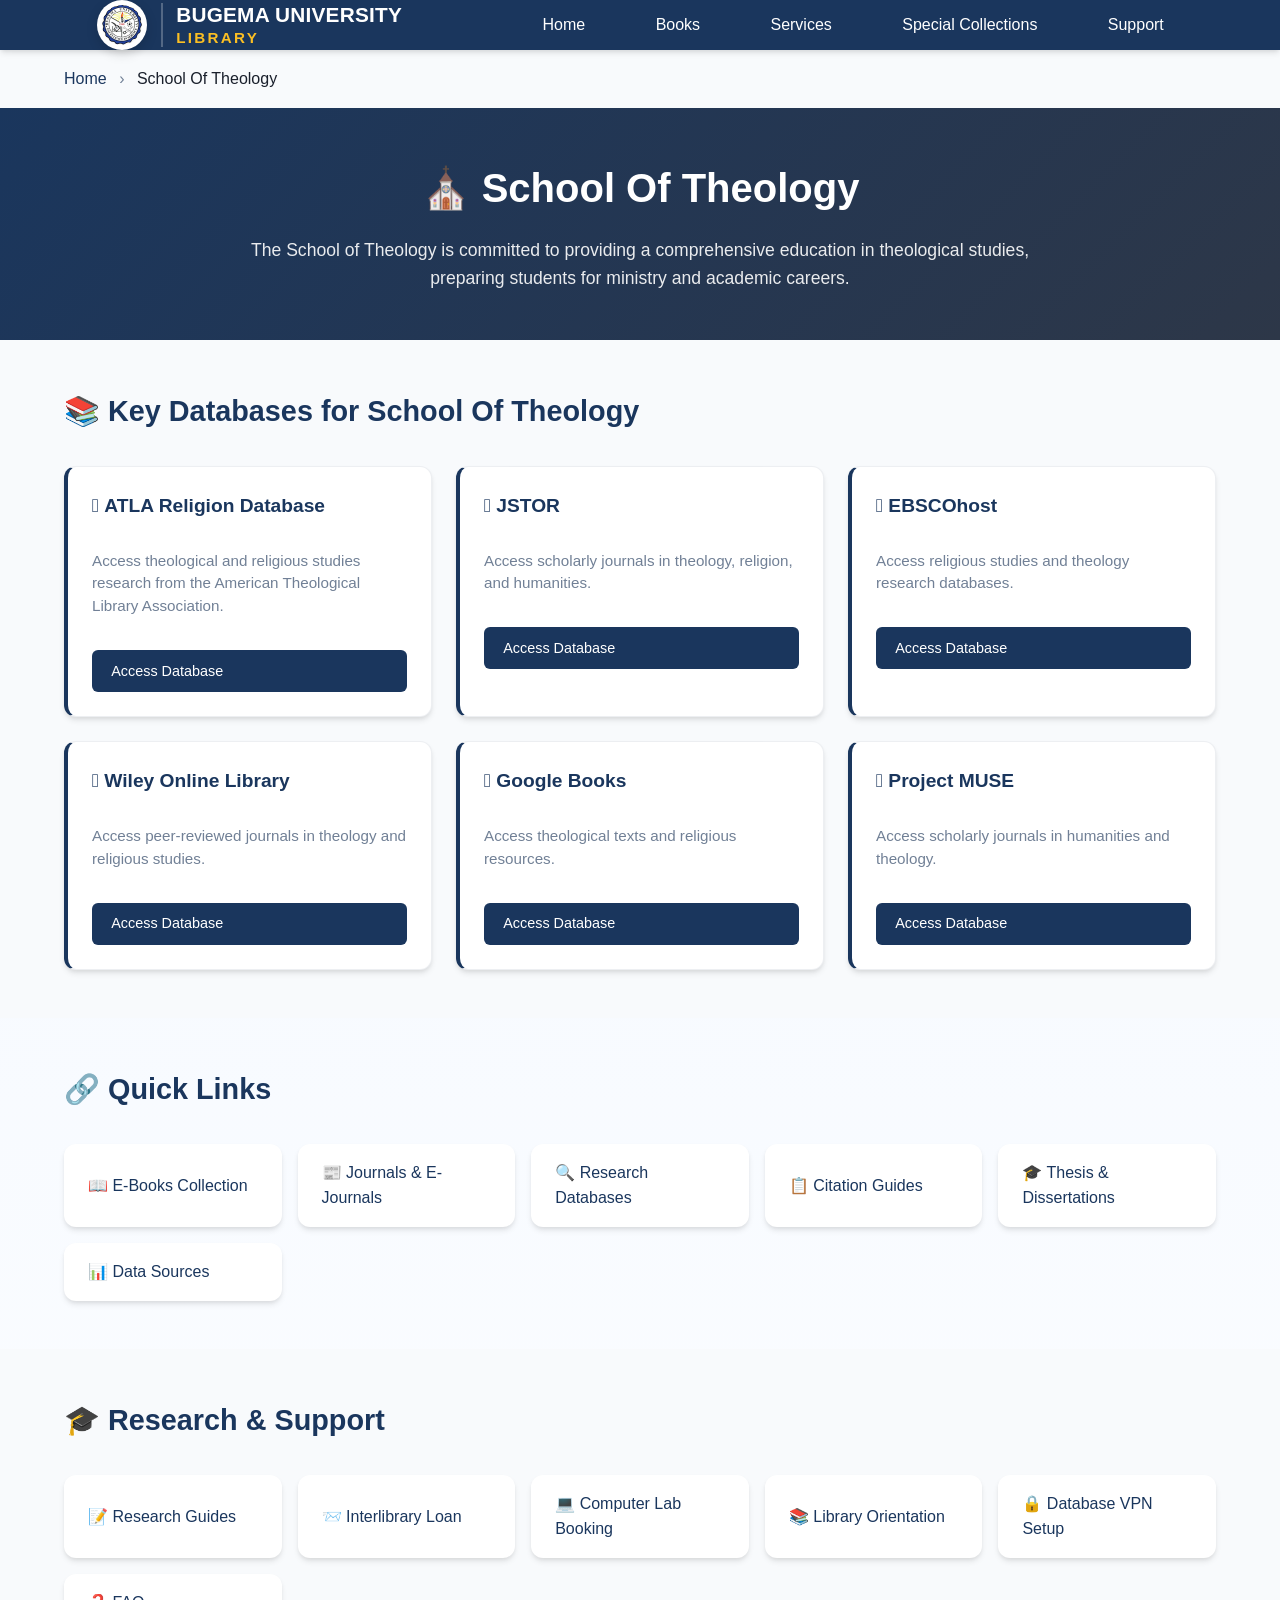
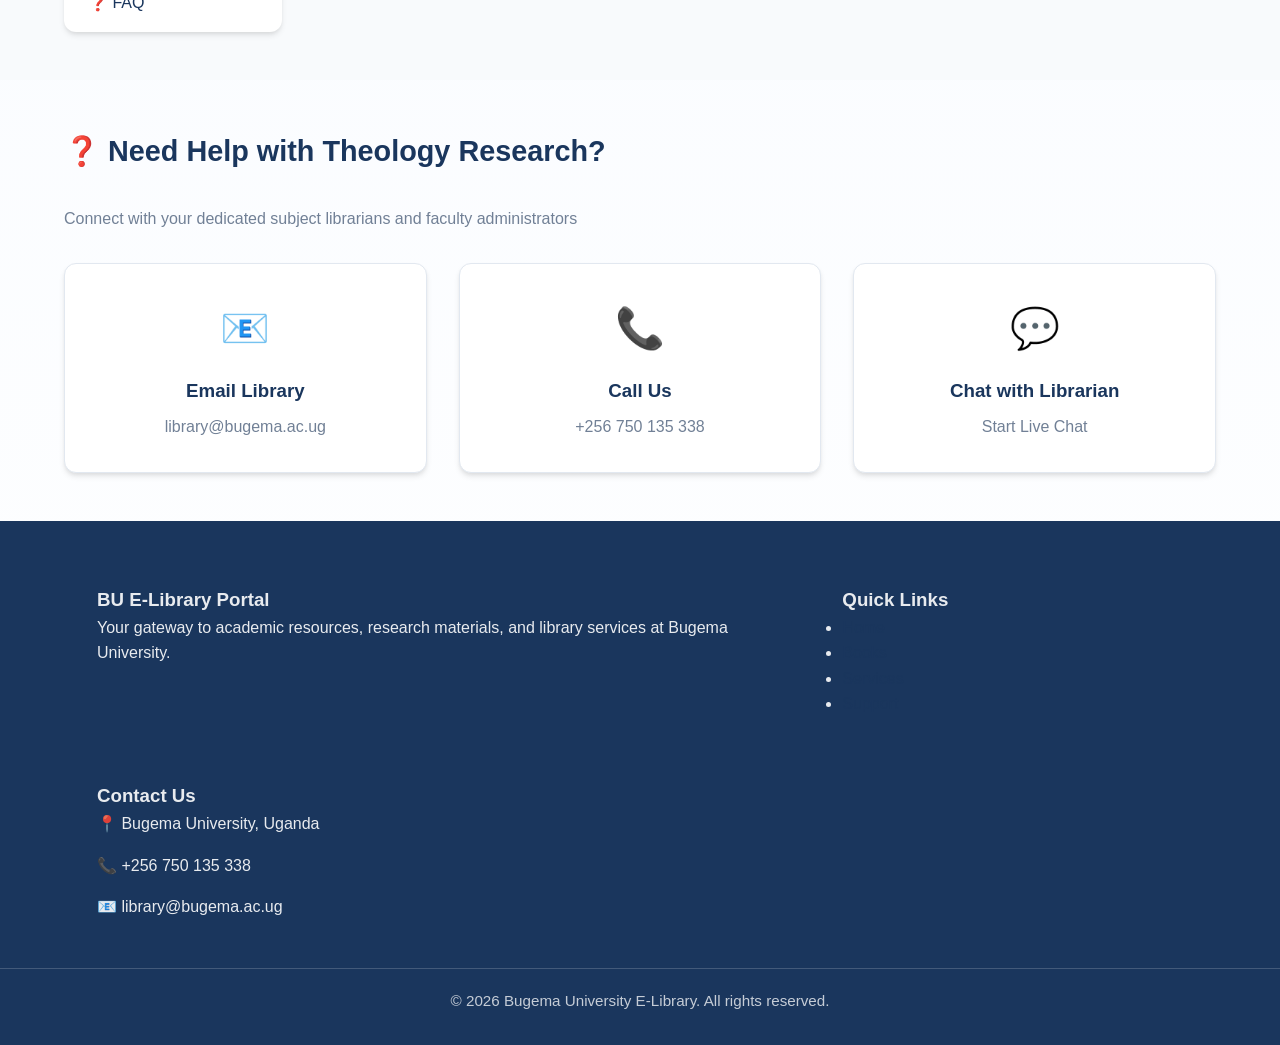
<file: school of theology.html>
<!DOCTYPE html>
<html lang="en">
<head>
    <meta charset="UTF-8" />
    <meta name="viewport" content="width=device-width, initial-scale=1.0" />
    <title>School Of Theology | BU E-Library Portal</title>
    <link rel="stylesheet" href="style.css" />
    <style>
        .gateway-header { background: linear-gradient(135deg, #1a365d 0%, #2d3748 100%); color: white; padding: 3rem 0; text-align: center; }
        .gateway-header h1 { font-size: 2.5rem; margin-bottom: 1rem; }
        .gateway-header p { max-width: 800px; margin: 0 auto; font-size: 1.1rem; opacity: 0.9; }
        .gateway-section { padding: 3rem 0; }
        .gateway-section:nth-child(even) { background: var(--surface-light); }
        .section-container { max-width: 1200px; margin: 0 auto; padding: 0 1.5rem; }
        .section-title { font-size: 1.8rem; color: var(--primary); margin-bottom: 2rem; display: flex; align-items: center; gap: 0.5rem; }
        .database-grid { display: grid; grid-template-columns: repeat(auto-fill, minmax(300px, 1fr)); gap: 1.5rem; }
        .database-card { background: white; border-radius: var(--radius); padding: 1.5rem; box-shadow: var(--shadow); transition: var(--transition); border-left: 4px solid var(--primary); }
        .database-card:hover { transform: translateY(-3px); box-shadow: var(--shadow-lg); }
        .database-card h3 { font-size: 1.2rem; color: var(--primary); margin-bottom: 0.75rem; display: flex; align-items: center; gap: 0.5rem; }
        .database-card p { color: var(--text-muted); font-size: 0.95rem; margin-bottom: 1rem; line-height: 1.5; }
        .access-btn { display: inline-block; padding: 0.6rem 1.2rem; background: var(--primary); color: white; text-decoration: none; border-radius: 6px; font-weight: 500; font-size: 0.9rem; transition: var(--transition); }
        .access-btn:hover { background: var(--primary-dark); }
        .quick-links-grid { display: grid; grid-template-columns: repeat(auto-fill, minmax(200px, 1fr)); gap: 1rem; }
        .quick-link { display: flex; align-items: center; gap: 0.75rem; padding: 1rem 1.5rem; background: white; border-radius: var(--radius); box-shadow: var(--shadow); text-decoration: none; color: var(--primary); font-weight: 500; transition: var(--transition); }
        .quick-link:hover { background: var(--primary); color: white; transform: translateX(5px); }
        .contact-info { display: grid; grid-template-columns: repeat(auto-fit, minmax(250px, 1fr)); gap: 2rem; }
        .contact-card { background: white; border-radius: var(--radius); padding: 2rem; box-shadow: var(--shadow); text-align: center; }
        .contact-card .icon { font-size: 2.5rem; margin-bottom: 1rem; }
        .contact-card h3 { color: var(--primary); margin-bottom: 0.5rem; }
        .contact-card a { color: var(--text-muted); text-decoration: none; }
        .contact-card a:hover { color: var(--primary); }
        .breadcrumb { background: var(--surface-light); padding: 1rem 0; }
        .breadcrumb-container { max-width: 1200px; margin: 0 auto; padding: 0 1.5rem; }
        .breadcrumb a { color: var(--primary); text-decoration: none; }
        .breadcrumb span { color: var(--text-muted); margin: 0 0.5rem; }
    </style>
</head>
<body>
    <nav class="navbar">
        <div class="container nav-container">
            <div class="nav-brand">
                <a href="index.html"><img src="Image2/logo.jpeg" alt="Bugema University Logo" class="nav-logo" />
                    <div class="nav-text"><span class="university-name">Bugema University</span><span class="library-name">Library</span></div>
                </a>
            </div>
            <button class="nav-toggle" id="navToggle" aria-label="Open menu">☰</button>
            <div class="nav-menu" id="navMenu">
                <a href="index.html" class="nav-link">Home</a><a href="Books.html" class="nav-link">Books</a><a href="services.html" class="nav-link">Services</a><a href="special collections.html" class="nav-link">Special Collections</a><a href="support.html" class="nav-link">Support</a>
            </div>
        </div>
    </nav>
    <div class="breadcrumb"><div class="breadcrumb-container"><a href="index.html">Home</a> <span>›</span> School Of Theology</div></div>
    <header class="gateway-header">
        <div class="section-container">
            <h1>⛪ School Of Theology</h1>
            <p>The School of Theology is committed to providing a comprehensive education in theological studies, preparing students for ministry and academic careers.</p>
        </div>
    </header>
    <section class="gateway-section"><div class="section-container">
            <h2 class="section-title">📚 Key Databases for School Of Theology</h2>
            <div class="database-grid">
                <div class="database-card"><h3> ATLA Religion Database</h3><p>Access theological and religious studies research from the American Theological Library Association.</p><a href="https://www.atla.com/" target="_blank" class="access-btn">Access Database</a></div>
                <div class="database-card"><h3> JSTOR</h3><p>Access scholarly journals in theology, religion, and humanities.</p><a href="https://www.jstor.org/" target="_blank" class="access-btn">Access Database</a></div>
                <div class="database-card"><h3> EBSCOhost</h3><p>Access religious studies and theology research databases.</p><a href="https://research.ebsco.com/c/lbsxql/search" target="_blank" class="access-btn">Access Database</a></div>
                <div class="database-card"><h3> Wiley Online Library</h3><p>Access peer-reviewed journals in theology and religious studies.</p><a href="https://onlinelibrary.wiley.com/" target="_blank" class="access-btn">Access Database</a></div>
                <div class="database-card"><h3> Google Books</h3><p>Access theological texts and religious resources.</p><a href="https://books.google.com/" target="_blank" class="access-btn">Access Database</a></div>
                <div class="database-card"><h3> Project MUSE</h3><p>Access scholarly journals in humanities and theology.</p><a href="https://muse.jhu.edu/" target="_blank" class="access-btn">Access Database</a></div>
            </div>
        </div>
    </section>
    <section class="gateway-section"><div class="section-container">
            <h2 class="section-title">🔗 Quick Links</h2>
            <div class="quick-links-grid">
                <a href="#" class="quick-link">📖 E-Books Collection</a><a href="#" class="quick-link">📰 Journals & E-Journals</a><a href="#" class="quick-link">🔍 Research Databases</a><a href="#" class="quick-link">📋 Citation Guides</a><a href="#" class="quick-link">🎓 Thesis & Dissertations</a><a href="#" class="quick-link">📊 Data Sources</a>
            </div>
        </div>
    </section>
    <section class="gateway-section"><div class="section-container">
            <h2 class="section-title">🎓 Research & Support</h2>
            <div class="quick-links-grid">
                <a href="#" class="quick-link">📝 Research Guides</a><a href="#" class="quick-link">📨 Interlibrary Loan</a><a href="#" class="quick-link">💻 Computer Lab Booking</a><a href="#" class="quick-link">📚 Library Orientation</a><a href="#" class="quick-link">🔒 Database VPN Setup</a><a href="#" class="quick-link">❓ FAQ</a>
            </div>
        </div>
    </section>
    <section class="gateway-section"><div class="section-container">
            <h2 class="section-title">❓ Need Help with Theology Research?</h2>
            <p style="color: var(--text-muted); margin-bottom: 2rem;">Connect with your dedicated subject librarians and faculty administrators</p>
            <div class="contact-info">
                <div class="contact-card"><div class="icon">📧</div><h3>Email Library</h3><a href="mailto:library@bugema.ac.ug">library@bugema.ac.ug</a></div>
                <div class="contact-card"><div class="icon">📞</div><h3>Call Us</h3><a href="tel:+256750135338">+256 750 135 338</a></div>
                <div class="contact-card"><div class="icon">💬</div><h3>Chat with Librarian</h3><a href="#">Start Live Chat</a></div>
            </div>
        </div>
    </section>
    <footer class="footer">
        <div class="container footer-container">
            <div class="footer-section"><h3>BU E-Library Portal</h3><p>Your gateway to academic resources, research materials, and library services at Bugema University.</p></div>
            <div class="footer-section"><h3>Quick Links</h3><ul class="footer-links-list"><li><a href="index.html">Home</a></li><li><a href="Books.html">Books</a></li><li><a href="services.html">Services</a></li><li><a href="support.html">Support</a></li></ul></div>
            <div class="footer-section"><h3>Contact Us</h3><p>📍 Bugema University, Uganda</p><p>📞 +256 750 135 338</p><p>📧 library@bugema.ac.ug</p></div>
        </div>
        <div class="footer-bottom"><p>© 2026 Bugema University E-Library. All rights reserved.</p></div>
    </footer>
    <script>
        const navToggle = document.getElementById('navToggle'); const navMenu = document.getElementById('navMenu');
        navToggle.addEventListener('click', () => { navMenu.classList.toggle('active'); });
    </script>
</body>
</html>
</file>
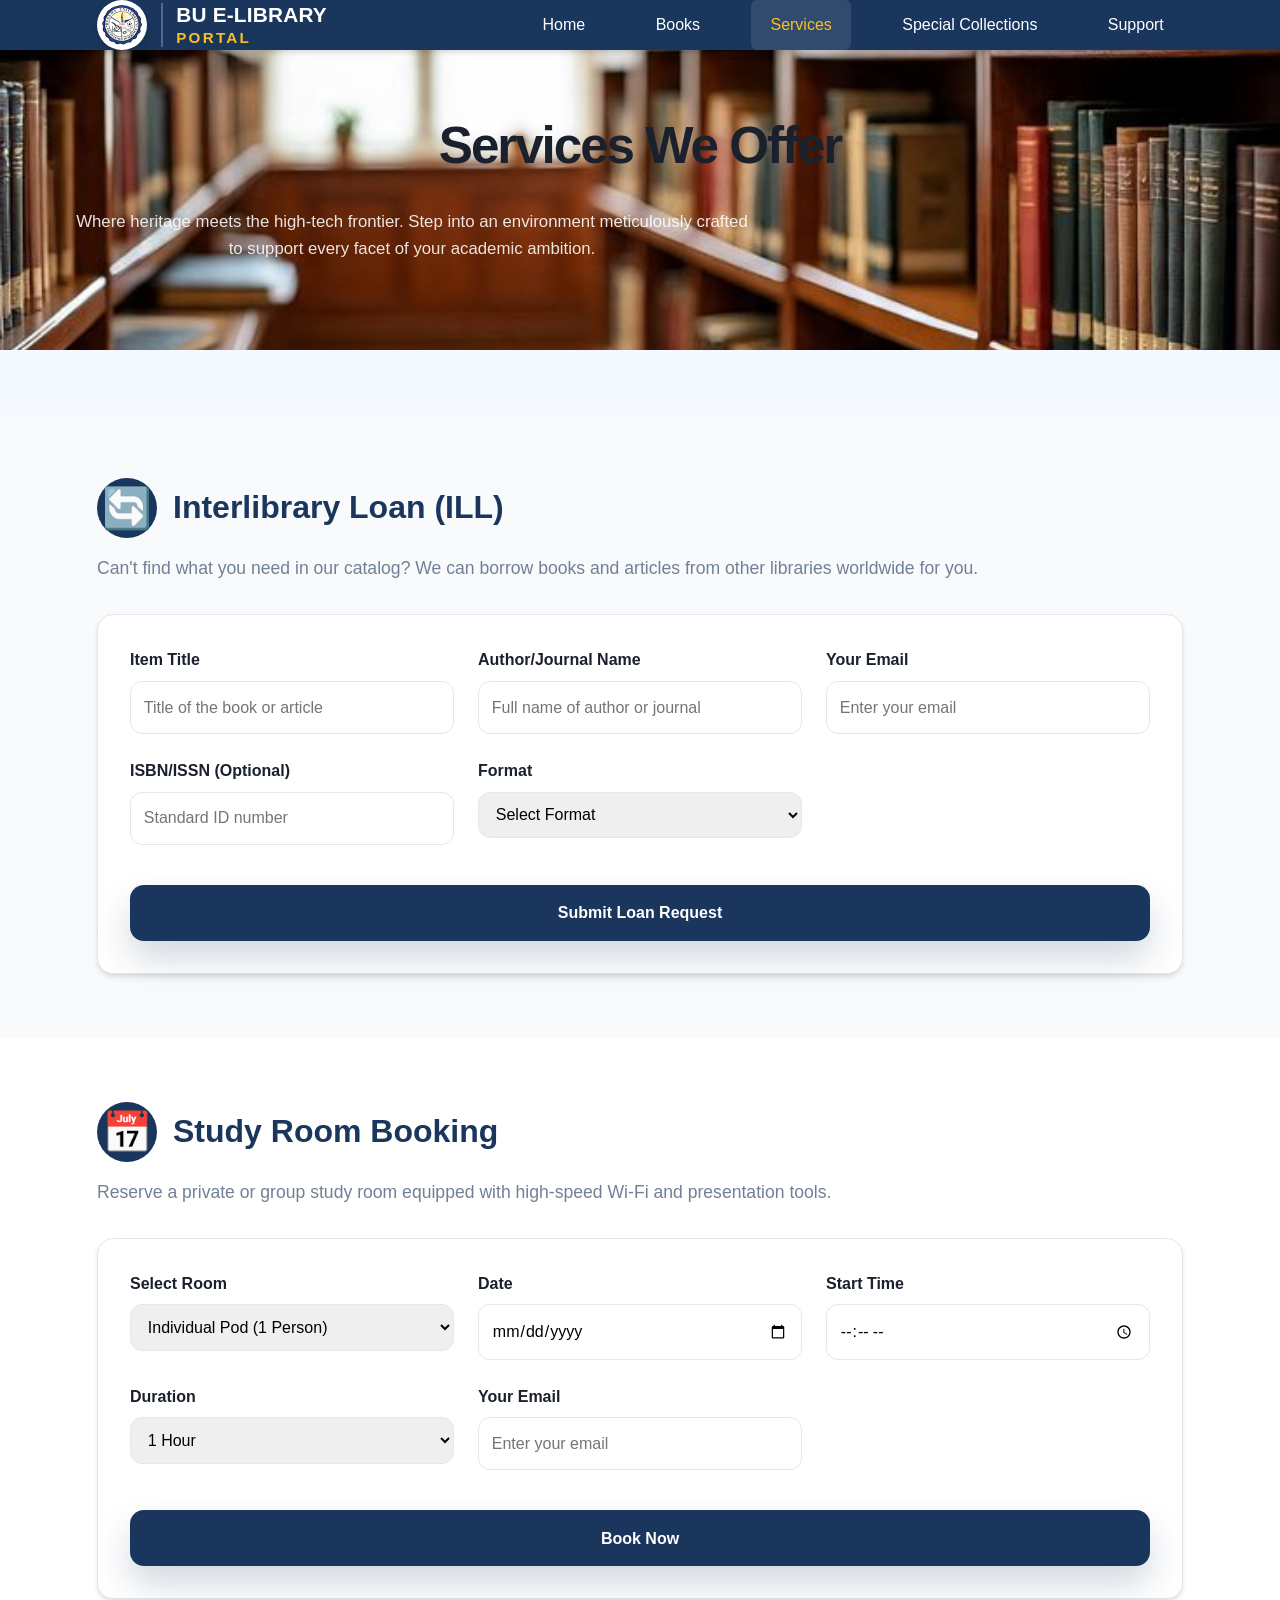
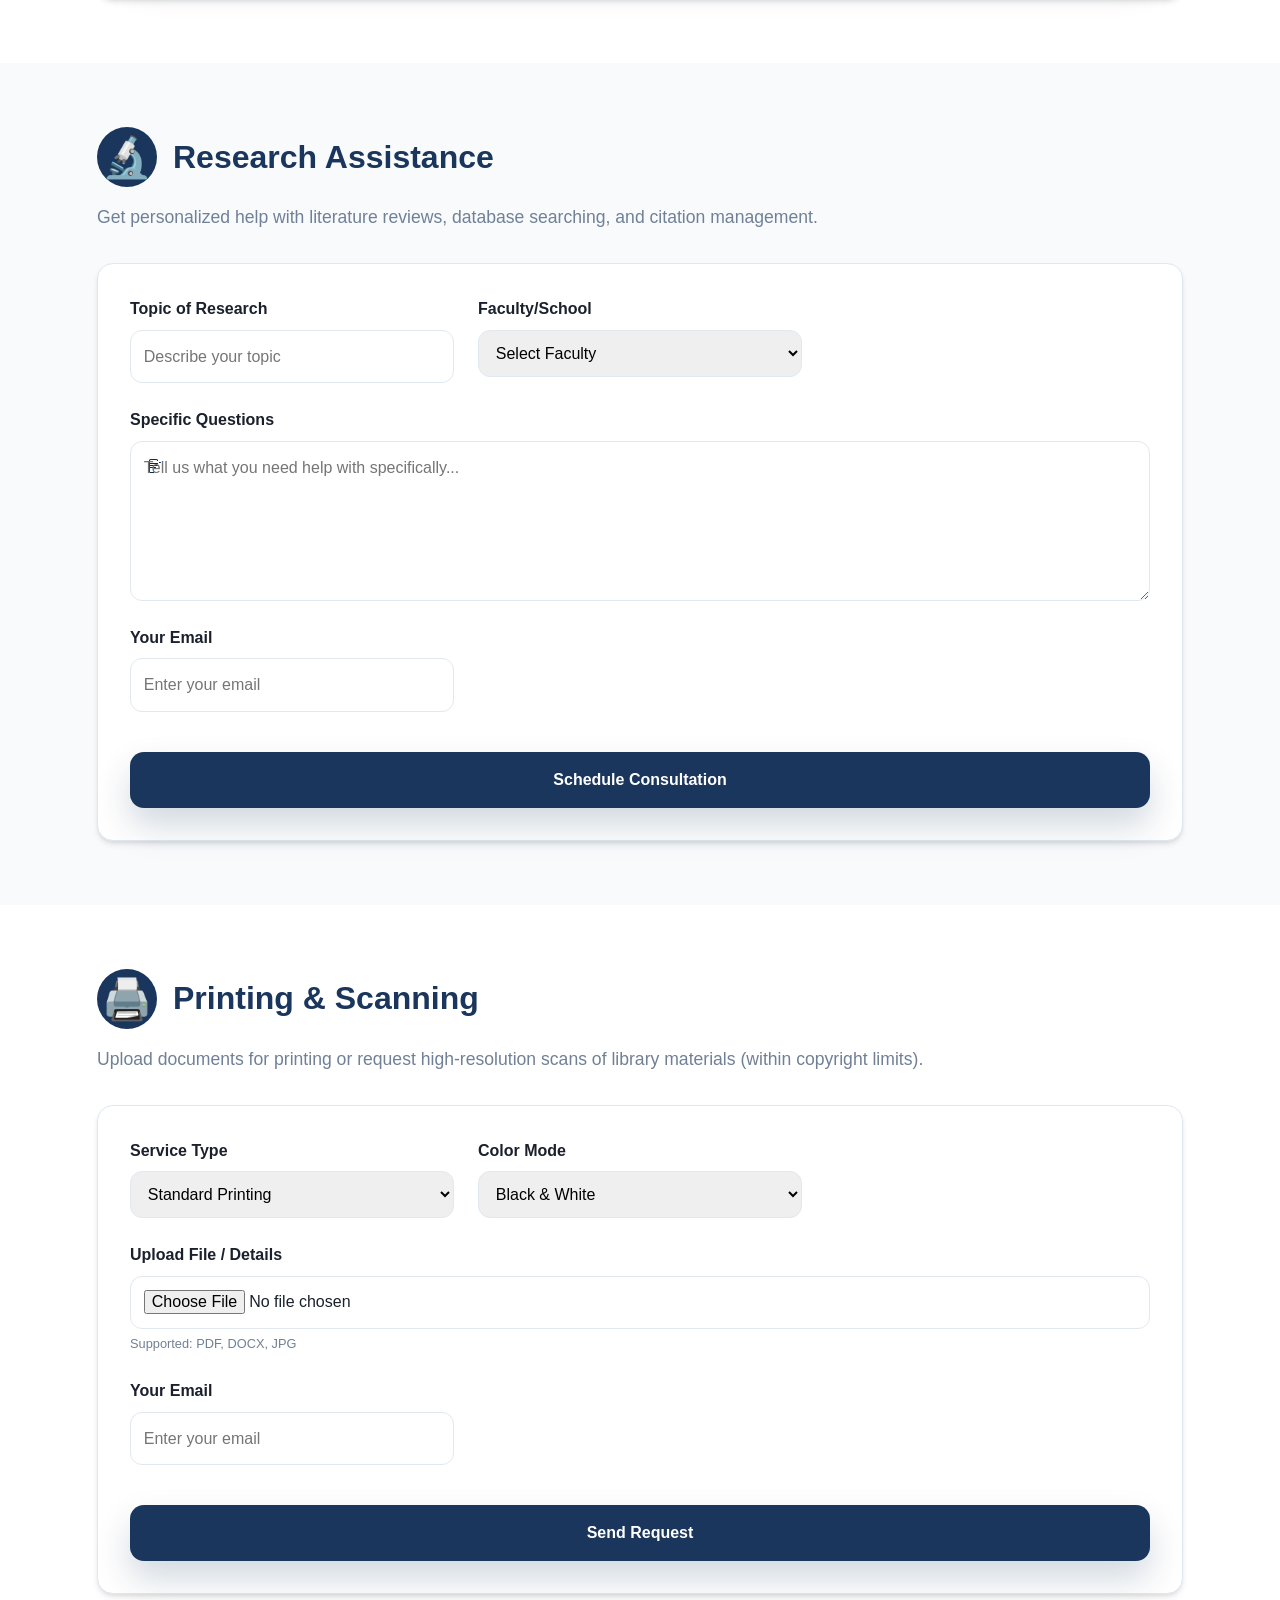
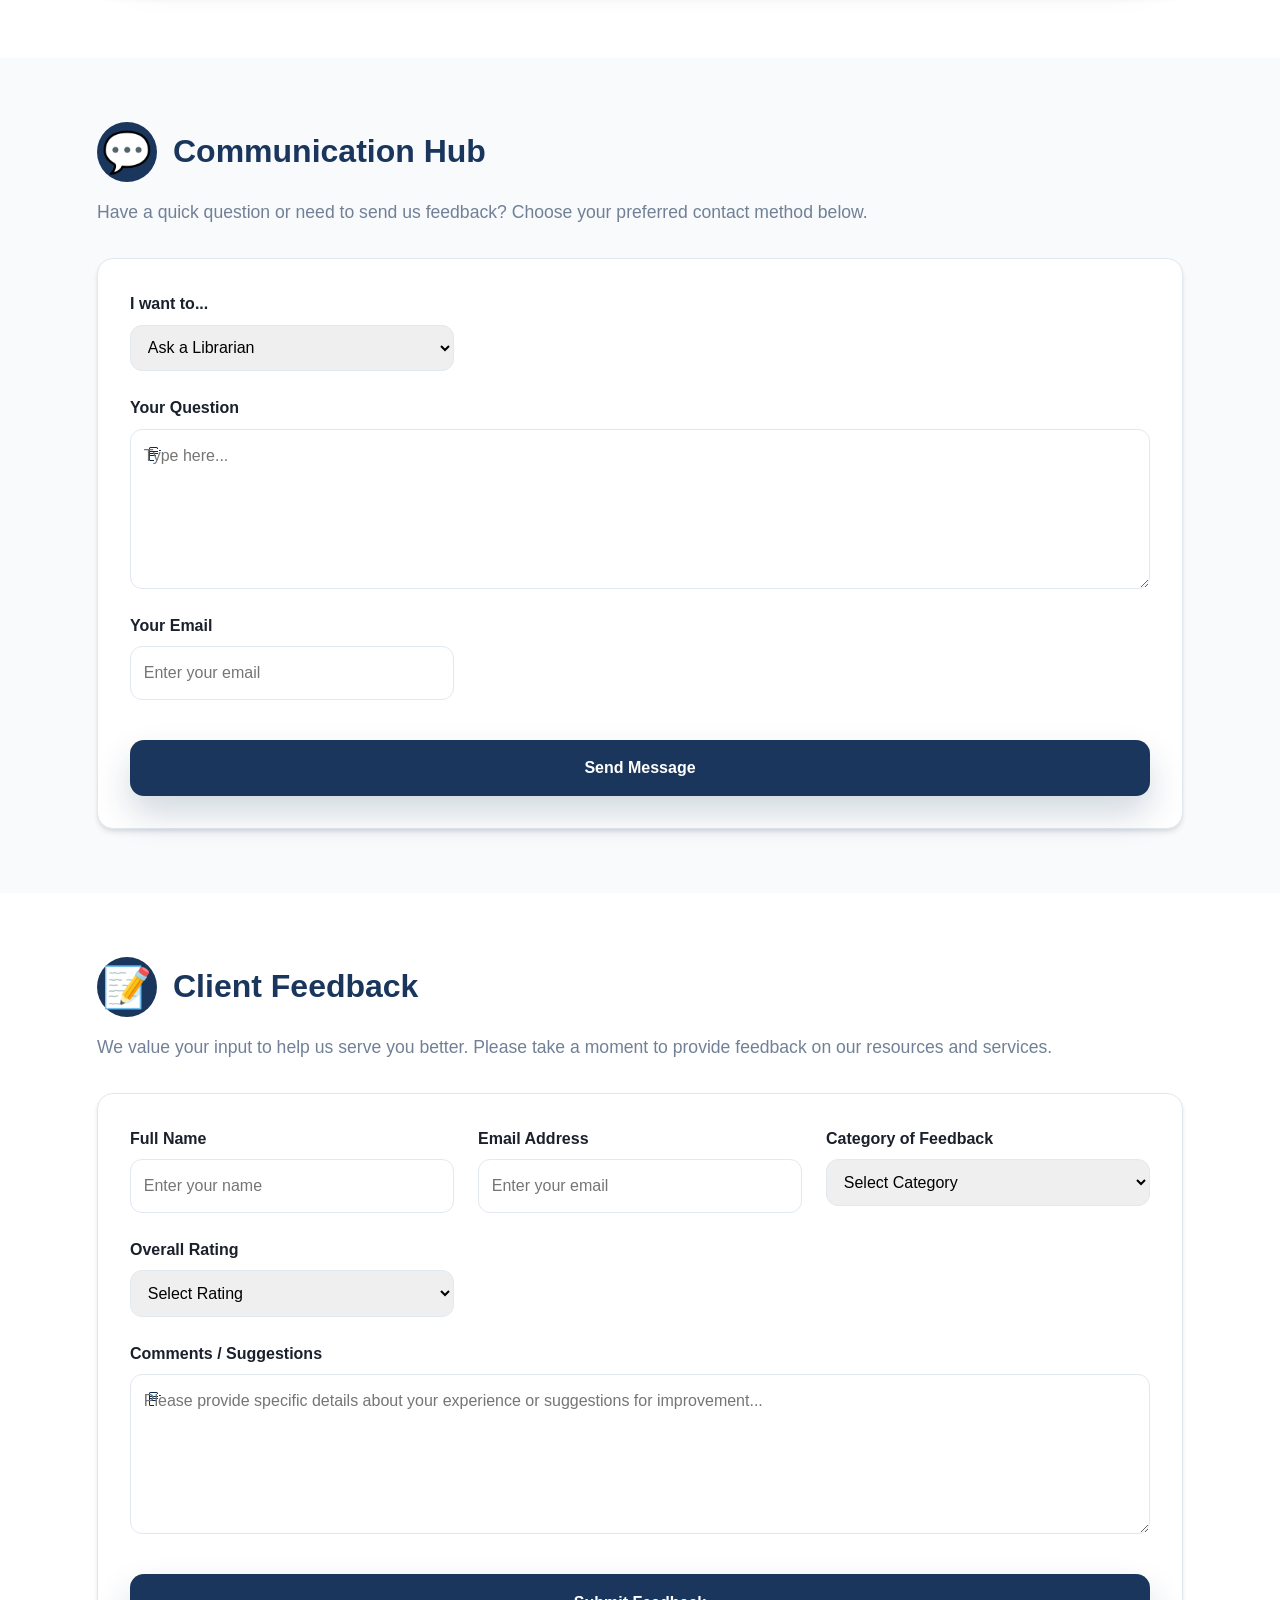
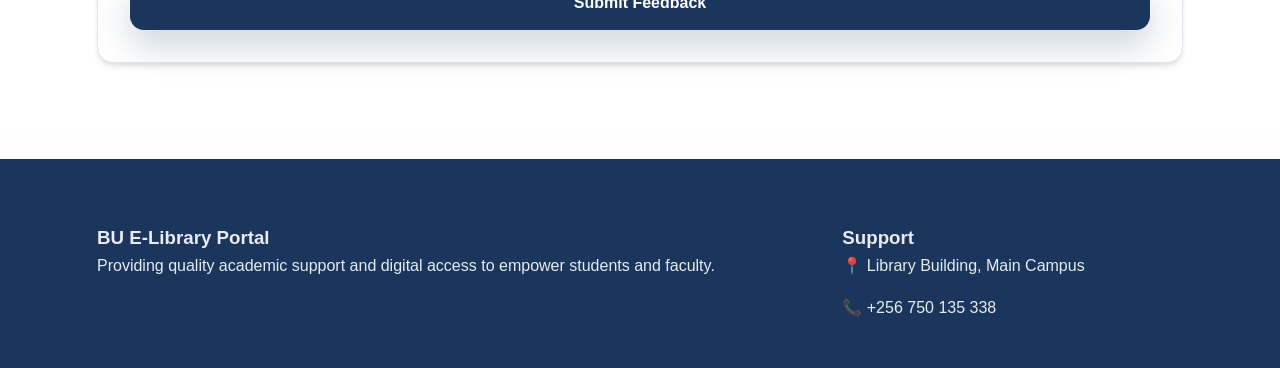
<file: services.html>
<!DOCTYPE html>
<html lang="en">
<head>
    <meta charset="UTF-8" />
    <meta name="viewport" content="width=device-width, initial-scale=1.0" />
    <title>Services - BU E-Library Portal</title>
    <link rel="stylesheet" href="style.css" />
</head>
<body>
    <!-- Navigation -->
    <nav class="navbar">
        <div class="container nav-container">
            <div class="nav-brand">
                <a href="index.html">
                    <img src="Image2/logo.jpeg" alt="Bugema University Logo" class="nav-logo" />
                    <div class="nav-text">
                        <span class="university-name">BU E-Library</span>
                        <span class="library-name">portal</span>
                    </div>
                </a>
            </div>
            <button class="nav-toggle" id="navToggle" aria-label="Open menu">☰</button>
            <div class="nav-menu" id="navMenu">
                <a href="index.html" class="nav-link">Home</a>
                <a href="Books.html" class="nav-link">Books</a>
                <a href="services.html" class="nav-link active">Services</a>
                <a href="special collections.html" class="nav-link">Special Collections</a>
                <a href="support.html" class="nav-link">Support</a>
            </div>
        </div>
    </nav>

    <!-- Hero Banner -->
    <section class="hero-banner slideshow small">
        <div class="container hero-content">
            <h1>Services We Offer</h1>
            <p>Where heritage meets the high-tech frontier. Step into an environment meticulously crafted to support every facet of your academic ambition.</p>
        </div>
    </section>

    <main>
        <!-- Interlibrary Loan -->
        <section class="service-section">
            <div class="container">
                <div class="service-header">
                    <div class="service-icon">🔄</div>
                    <h2>Interlibrary Loan (ILL)</h2>
                </div>
                <p>Can't find what you need in our catalog? We can borrow books and articles from other libraries worldwide for you.</p>
                <form id="illForm" class="service-form enhanced">
                    <div class="form-group">
                        <label>Item Title</label>
                        <input type="text" id="illTitle" placeholder="Title of the book or article" required />
                    </div>
                    <div class="form-group">
                        <label>Author/Journal Name</label>
                        <input type="text" id="illAuthor" placeholder="Full name of author or journal" required />
                    </div>
                    <div class="form-group">
                        <label>Your Email</label>
                        <input type="email" id="illEmail" name="email" placeholder="Enter your email" required>
                    </div>
                    <div class="form-group">
                        <label>ISBN/ISSN (Optional)</label>
                        <input type="text" placeholder="Standard ID number" />
                    </div>
                    <div class="form-group">
                        <label>Format</label>
                        <select required>
                            <option value="">Select Format</option>
                            <option value="book">Physical Book</option>
                            <option value="digital">Digital Copy (PDF)</option>
                            <option value="microfilm">Microfilm</option>
                        </select>
                    </div>
                    <div class="form-group full-width">
                        <button type="submit" class="btn btn-primary">Submit Loan Request</button>
                    </div>
                </form>
                <div id="illSuccess" class="form-success-overlay" style="display: none; margin-top: 1rem; padding: 1.5rem; background: #f0fff4; border: 1px solid #c6f6d5; border-radius: 12px; text-align: center;">
                    <h4 style="color: #2f855a;">✅ Loan Request Submitted</h4>
                    <p style="color: #276749;">We've received your request. A confirmation has been sent to <strong id="sentEmailDisplayILL"></strong>. You will receive another email once the item is sourced.</p>
                </div>
            </div>
        </section>

        <!-- Study Room Booking -->
        <section class="service-section">
            <div class="container">
                <div class="service-header">
                    <div class="service-icon">📅</div>
                    <h2>Study Room Booking</h2>
                </div>
                <p>Reserve a private or group study room equipped with high-speed Wi-Fi and presentation tools.</p>
                <form id="roomBookingForm" class="service-form enhanced">
                    <div class="form-group">
                        <label>Select Room</label>
                        <select id="bookingRoom" required>
                            <option value="room1">Individual Pod (1 Person)</option>
                            <option value="room2">Small Group Room (2-4 People)</option>
                            <option value="room3">Large Collaboration Room (5-10 People)</option>
                        </select>
                    </div>
                    <div class="form-group">
                        <label>Date</label>
                        <input type="date" id="bookingDate" required />
                    </div>
                    <div class="form-group">
                        <label>Start Time</label>
                        <input type="time" required />
                    </div>
                    <div class="form-group">
                        <label>Duration</label>
                        <select required>
                            <option value="1">1 Hour</option>
                            <option value="2">2 Hours</option>
                            <option value="3">3 Hours (Max)</option>
                        </select>
                    </div>
                    <div class="form-group">
                        <label>Your Email</label>
                        <input type="email" id="bookingEmail" name="email" placeholder="Enter your email" required>
                    </div>
                    <div class="form-group full-width">
                        <button type="submit" class="btn btn-primary">Book Now</button>
                    </div>
                </form>
                <div id="bookingSuccess" class="form-success-overlay" style="display: none; margin-top: 1rem; padding: 1.5rem; background: #f0fff4; border: 1px solid #c6f6d5; border-radius: 12px; text-align: center;">
                    <h4 style="color: #2f855a;">📅 Booking Confirmed</h4>
                    <p style="color: #276749;">Your study room is reserved. A receipt has been sent to <strong id="sentEmailDisplayBooking"></strong>. Please show your ID at the front desk 5 minutes before your time slot.</p>
                </div>
            </div>
        </section>

        <!-- Research Assistance -->
        <section class="service-section">
            <div class="container">
                <div class="service-header">
                    <div class="service-icon">🔬</div>
                    <h2>Research Assistance</h2>
                </div>
                <p>Get personalized help with literature reviews, database searching, and citation management.</p>
                <form id="researchAssistForm" class="service-form enhanced">
                    <div class="form-group">
                        <label>Topic of Research</label>
                        <input type="text" id="researchTopic" placeholder="Describe your topic" required />
                    </div>
                    <div class="form-group">
                        <label>Faculty/School</label>
                        <select required>
                            <option value="">Select Faculty</option>
                            <option value="agriculture">Agriculture</option>
                            <option value="business">Business</option>
                            <option value="education">Education</option>
                            <option value="health">Health Sciences</option>
                            <option value="science">Science & Tech</option>
                        </select>
                    </div>
                    <div class="form-group full-width">
                        <label>Specific Questions</label>
                        <textarea placeholder="Tell us what you need help with specifically..." rows="4"></textarea>
                    </div>
                    <div class="form-group">
                        <label>Your Email</label>
                        <input type="email" id="researchEmail" name="email" placeholder="Enter your email" required>
                    </div>
                    <div class="form-group full-width">
                        <button type="submit" class="btn btn-primary">Schedule Consultation</button>
                    </div>
                </form>
                <div id="researchSuccess" class="form-success-overlay" style="display: none; margin-top: 1rem; padding: 1.5rem; background: #f0fff4; border: 1px solid #c6f6d5; border-radius: 12px; text-align: center;">
                    <h4 style="color: #2f855a;">🔬 Consultation Requested</h4>
                    <p style="color: #276749;">A subject librarian will contact you. We've sent a summary of your inquiry to <strong id="sentEmailDisplayResearch"></strong>.</p>
                </div>
            </div>
        </section>

        <!-- Printing & Scanning -->
        <section class="service-section">
            <div class="container">
                <div class="service-header">
                    <div class="service-icon">🖨️</div>
                    <h2>Printing & Scanning</h2>
                </div>
                <p>Upload documents for printing or request high-resolution scans of library materials (within copyright limits).</p>
                <form id="printScanForm" class="service-form enhanced">
                    <div class="form-group">
                        <label>Service Type</label>
                        <select id="printType" required>
                            <option value="print">Standard Printing</option>
                            <option value="scan">Digitization/Scan Request</option>
                        </select>
                    </div>
                    <div class="form-group">
                        <label>Color Mode</label>
                        <select>
                            <option value="bw">Black & White</option>
                            <option value="color">Color</option>
                        </select>
                    </div>
                    <div class="form-group full-width">
                        <label>Upload File / Details</label>
                        <input type="file" />
                        <p style="font-size: 0.8rem; color: var(--text-muted); margin-top: 5px;">Supported: PDF, DOCX, JPG</p>
                    </div>
                    <div class="form-group">
                        <label>Your Email</label>
                        <input type="email" id="printEmail" name="email" placeholder="Enter your email" required>
                    </div>
                    <div class="form-group full-width">
                        <button type="submit" class="btn btn-primary">Send Request</button>
                    </div>
                </form>
                <div id="printSuccess" class="form-success-overlay" style="display: none; margin-top: 1rem; padding: 1.5rem; background: #f0fff4; border: 1px solid #c6f6d5; border-radius: 12px; text-align: center;">
                    <h4 style="color: #2f855a;">🖨️ Request Sent</h4>
                    <p style="color: #276749;">Your document has been queued. A confirmation has been sent to <strong id="sentEmailDisplayPrint"></strong>. Pick up at the printing station.</p>
                </div>
            </div>
        </section>

        <!-- Communication Hub (Ask/Email/Feedback) -->
        <section class="service-section">
            <div class="container">
                <div class="service-header">
                    <div class="service-icon">💬</div>
                    <h2>Communication Hub</h2>
                </div>
                <p>Have a quick question or need to send us feedback? Choose your preferred contact method below.</p>
                
                <form id="commsHubForm" class="service-form enhanced">
                    <div class="form-group">
                        <label>I want to...</label>
                        <select id="commsToggle" name="Inquiry Type" onchange="toggleCommsForm()">
                            <option value="ask">Ask a Librarian</option>
                            <option value="email">Email Support</option>
                            <option value="feedback">Provide Feedback</option>
                        </select>
                    </div>
                    <div class="form-group full-width">
                        <label id="commsLabel">Your Question</label>
                        <textarea id="commsText" name="Message" placeholder="Type here..." rows="4" required></textarea>
                    </div>
                    <div class="form-group">
                        <label>Your Email</label>
                        <input type="email" id="commsEmail" name="email" placeholder="Enter your email" required />
                    </div>
                    <div class="form-group full-width">
                        <button type="submit" class="btn btn-primary">Send Message</button>
                    </div>
                </form>
                <div id="commsSuccess" class="form-success-overlay" style="display: none; margin-top: 1rem; padding: 1.5rem; background: #f0fff4; border: 1px solid #c6f6d5; border-radius: 12px; text-align: center;">
                    <h4 style="color: #2f855a;">✉️ Message Dispatched</h4>
                    <p style="color: #276749;">Thank you! A confirmation copy has been sent to <strong id="sentEmailDisplay"></strong>. We will get back to you shortly.</p>
                </div>
            </div>
        </section>

        <!-- Client Feedback Section -->
        <section class="service-section">
            <div class="container">
                <div class="service-header">
                    <div class="service-icon">📝</div>
                    <h2>Client Feedback</h2>
                </div>
                <p>We value your input to help us serve you better. Please take a moment to provide feedback on our resources and services.</p>
                <form class="service-form enhanced" id="clientFeedbackForm">
                    <div class="form-group">
                        <label>Full Name</label>
                        <input type="text" name="Name" placeholder="Enter your name" required />
                    </div>
                    <div class="form-group">
                        <label>Email Address</label>
                        <input type="email" id="feedbackEmailInput" name="email" placeholder="Enter your email" required />
                    </div>
                    <div class="form-group">
                        <label>Category of Feedback</label>
                        <select id="feedbackCategory" name="Category" required>
                            <option value="">Select Category</option>
                            <option value="resources">Information Resources</option>
                            <option value="facilities">Physical Facilities</option>
                            <option value="staff">Staff Attributes</option>
                            <option value="services">Information Services</option>
                            <option value="general">General Satisfaction</option>
                        </select>
                    </div>
                    <div class="form-group">
                        <label>Overall Rating</label>
                        <select name="Rating" required>
                            <option value="">Select Rating</option>
                            <option value="excellent">Excellent</option>
                            <option value="very_good">Very Good</option>
                            <option value="good">Good</option>
                            <option value="fair">Fair</option>
                            <option value="poor">Poor</option>
                        </select>
                    </div>
                    <div class="form-group full-width">
                        <label>Comments / Suggestions</label>
                        <textarea name="Comments" placeholder="Please provide specific details about your experience or suggestions for improvement..." rows="5" required></textarea>
                    </div>
                    <div class="form-group full-width">
                        <button type="submit" class="btn btn-primary">Submit Feedback</button>
                    </div>
                </form>
                <div id="feedbackSuccess" class="form-success-overlay" style="display: none; margin-top: 1rem; padding: 1.5rem; background: #f0fff4; border: 1px solid #c6f6d5; border-radius: 12px; text-align: center;">
                    <h4 style="color: #2f855a;">📝 Feedback Received</h4>
                    <p style="color: #276749;">Your valuable input has been sent. A receipt has been mailed to your address. Thank you!</p>
                </div>
            </div>
        </section>
    </main>

    <footer class="footer">
        <div class="container footer-container">
            <div class="footer-section">
                <h3>BU E-Library Portal</h3>
                <p>Providing quality academic support and digital access to empower students and faculty.</p>
            </div>
            <div class="footer-section">
                <h3>Support</h3>
                <p>📍 Library Building, Main Campus</p>
                <p>📞 +256 750 135 338</p>
            </div>
        </div>
    </footer>

    <!-- Toast Notification Container -->
    <div class="toast-container" id="toastContainer"></div>

    <script>
        // --- GLOBAL HELPERS ---

        // Show interactive toast notifications
        function showToast(message, type = 'info') {
            const container = document.getElementById('toastContainer');
            const toast = document.createElement('div');
            toast.className = 'toast';
            if (type === 'error') toast.style.borderLeftColor = '#e53e3e';
            toast.innerHTML = `<strong>System:</strong> ${message}`;
            container.appendChild(toast);
            
            setTimeout(() => {
                toast.style.opacity = '0';
                toast.style.transition = '0.5s';
                setTimeout(() => toast.remove(), 500);
            }, 4000);
        }

        // Save request to LocalStorage so it appears in requests.html (Account Page)
        function saveToAccount(type, title) {
            const currentUserId = localStorage.getItem('userId') || 'Guest-User';
            const requests = JSON.parse(localStorage.getItem('userRequests') || '[]');
            const newEntry = {
                title: title,
                type: type,
                ownerId: currentUserId,
                date: new Date().toLocaleDateString('en-US', { month: 'short', day: '2-digit', year: 'numeric' }),
                status: 'Processing'
            };
            requests.unshift(newEntry);
            localStorage.setItem('userRequests', JSON.stringify(requests));
        }

        // --- FORM HANDLERS ---

        // 1. Interlibrary Loan Interaction
        document.getElementById('illForm')?.addEventListener('submit', function(e) {
            e.preventDefault();
            const title = document.getElementById('illTitle').value;
            const email = document.getElementById('illEmail').value;
            saveToAccount('Interlibrary Loan', title);
            this.style.display = 'none';
            document.getElementById('sentEmailDisplayILL').innerText = email;
            document.getElementById('illSuccess').style.display = 'block';
            showToast('ILL Request logged to your account.');
        });

        // 2. Study Room Booking Interaction
        document.getElementById('roomBookingForm')?.addEventListener('submit', function(e) {
            e.preventDefault();
            const room = document.getElementById('bookingRoom').options[document.getElementById('bookingRoom').selectedIndex].text;
            const date = document.getElementById('bookingDate').value;
            const email = document.getElementById('bookingEmail').value;
            saveToAccount('Room Booking', `${room} on ${date}`);
            this.style.display = 'none';
            document.getElementById('sentEmailDisplayBooking').innerText = email;
            document.getElementById('bookingSuccess').style.display = 'block';
            showToast('Room reservation confirmed.');
        });

        // 3. Research Assistance Interaction
        document.getElementById('researchAssistForm')?.addEventListener('submit', function(e) {
            e.preventDefault();
            const topic = document.getElementById('researchTopic').value;
            const email = document.getElementById('researchEmail').value;
            saveToAccount('Research Assistance', topic);
            this.style.display = 'none';
            document.getElementById('sentEmailDisplayResearch').innerText = email;
            document.getElementById('researchSuccess').style.display = 'block';
            showToast('Research inquiry submitted to librarians.');
        });

        // 4. Printing & Scanning Interaction
        document.getElementById('printScanForm')?.addEventListener('submit', function(e) {
            e.preventDefault();
            const type = document.getElementById('printType').value;
            const email = document.getElementById('printEmail').value;
            saveToAccount('Print/Scan Task', type === 'print' ? 'Standard Print Job' : 'Digitization Request');
            this.style.display = 'none';
            document.getElementById('sentEmailDisplayPrint').innerText = email;
            document.getElementById('printSuccess').style.display = 'block';
            showToast('Document sent to print queue.');
        });

        // 5. Communication Hub (BACKEND INTEGRATION)
        function toggleCommsForm() {
            const val = document.getElementById('commsToggle').value;
            const label = document.getElementById('commsLabel');
            if (val === 'ask') label.innerText = "Your Question";
            else if (val === 'email') label.innerText = "Technical Support Details";
            else if (val === 'feedback') label.innerText = "Share Your Feedback";
        }

        document.getElementById('commsHubForm')?.addEventListener('submit', function(e) {
            e.preventDefault();
            const form = e.target;
            const submitBtn = form.querySelector('button[type="submit"]');
            const originalText = submitBtn.innerText;

            // Provide instant visual feedback
            submitBtn.innerText = "Sending...";
            submitBtn.disabled = true;

            /* 
               BACKEND SETUP INSTRUCTIONS:
               1. Go to https://formspree.io/ and create a free account.
               2. Create a new form project and copy the unique ID.
               3. Replace 'YOUR_FORMSPREE_ID' below with your actual ID.
            */
            const formID = "xeenkobn"; 
            const endpoint = `https://formspree.io/f/${formID}`;

            if (formID === "YOUR_FORMSPREE_ID" || !formID) {
                // Fallback for demonstration if ID isn't set yet
                setTimeout(() => {
                    form.style.display = 'none';
                    document.getElementById('commsSuccess').style.display = 'block';
                    showToast('Interactive Demo: Message simulation successful!');
                    saveToAccount('Inquiry', document.getElementById('commsText').value.substring(0, 20) + "...");
                }, 1000);
                return;
            }

            fetch(endpoint, {
                method: "POST",
                body: new FormData(form),
                headers: { 'Accept': 'application/json' }
            })
            .then(response => {
                if (response.ok) {
                    form.style.display = 'none';
                    document.getElementById('commsSuccess').style.display = 'block';
                    showToast('Message sent to the Library team!');
                    saveToAccount('Email Inquiry', "Communication Hub Message");
                    form.reset();
                } else {
                    showToast('Backend Error: Check Formspree configuration.', 'error');
                    submitBtn.innerText = originalText;
                    submitBtn.disabled = false;
                }
            })
            .catch(error => {
                showToast('Network error. Please try again later.', 'error');
                submitBtn.innerText = originalText;
                submitBtn.disabled = false;
            });
        });

        // 6. Client Feedback Interaction (BACKEND INTEGRATION)
        document.getElementById('clientFeedbackForm')?.addEventListener('submit', function(e) {
            e.preventDefault();
            const form = e.target;
            
            // Log it to account
            const category = document.getElementById('feedbackCategory').value;
            saveToAccount('Feedback', `Category: ${category}`);

            // You can use the same Formspree ID or a different one for feedback
            const formID = "xeenkobn"; 
            const endpoint = `https://formspree.io/f/${formID}`;

            if (formID !== "YOUR_FORMSPREE_ID" && formID) {
                fetch(endpoint, {
                    method: "POST",
                    body: new FormData(form),
                    headers: { 'Accept': 'application/json' }
                }).then(() => {
                    form.style.display = 'none';
                    document.getElementById('feedbackSuccess').style.display = 'block';
                    showToast('Feedback submitted to management.');
                });
            } else {
                // Demo fallback
                form.style.display = 'none';
                document.getElementById('feedbackSuccess').style.display = 'block';
                showToast('Feedback received (Demo mode).');
            }
        });

        // Sync Navigation Toggle
        document.getElementById('navToggle')?.addEventListener('click', () => {
            document.getElementById('navMenu').classList.toggle('active');
        });
    </script>
</body>
</html>
</file>
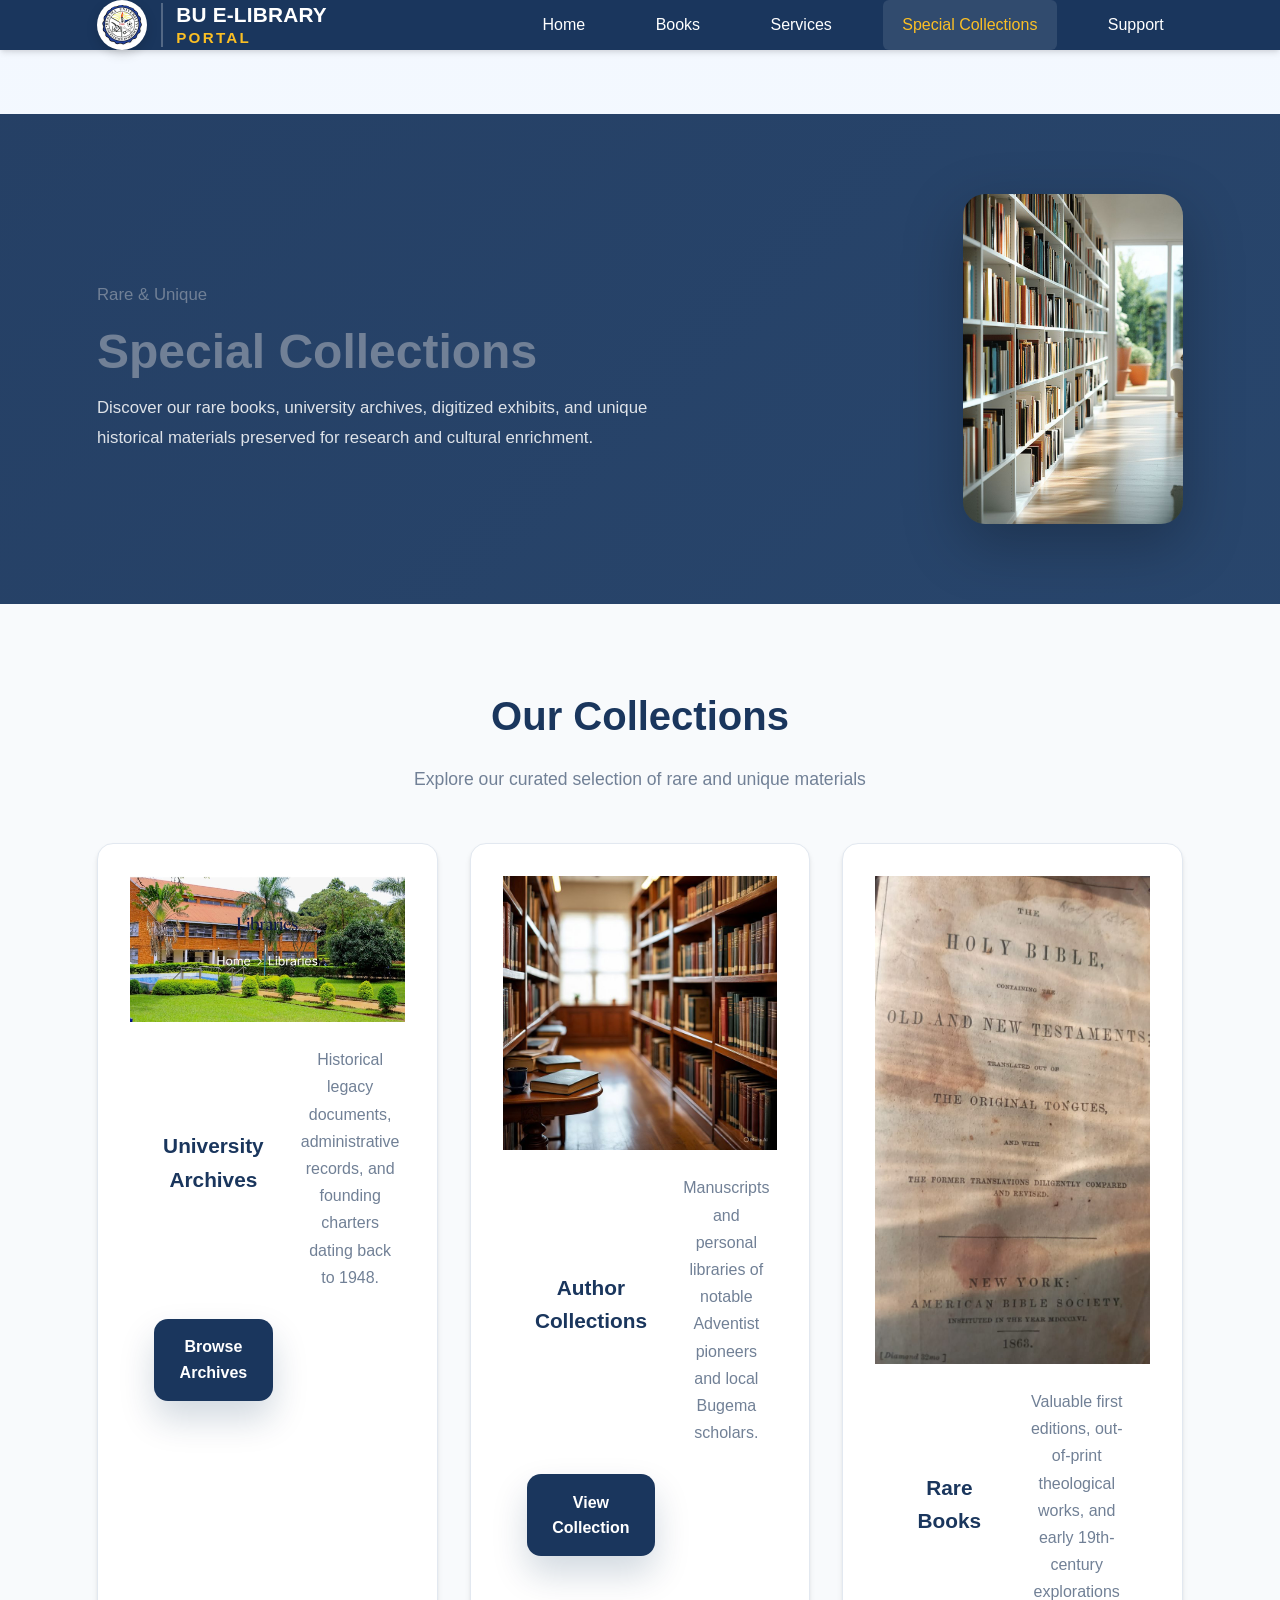
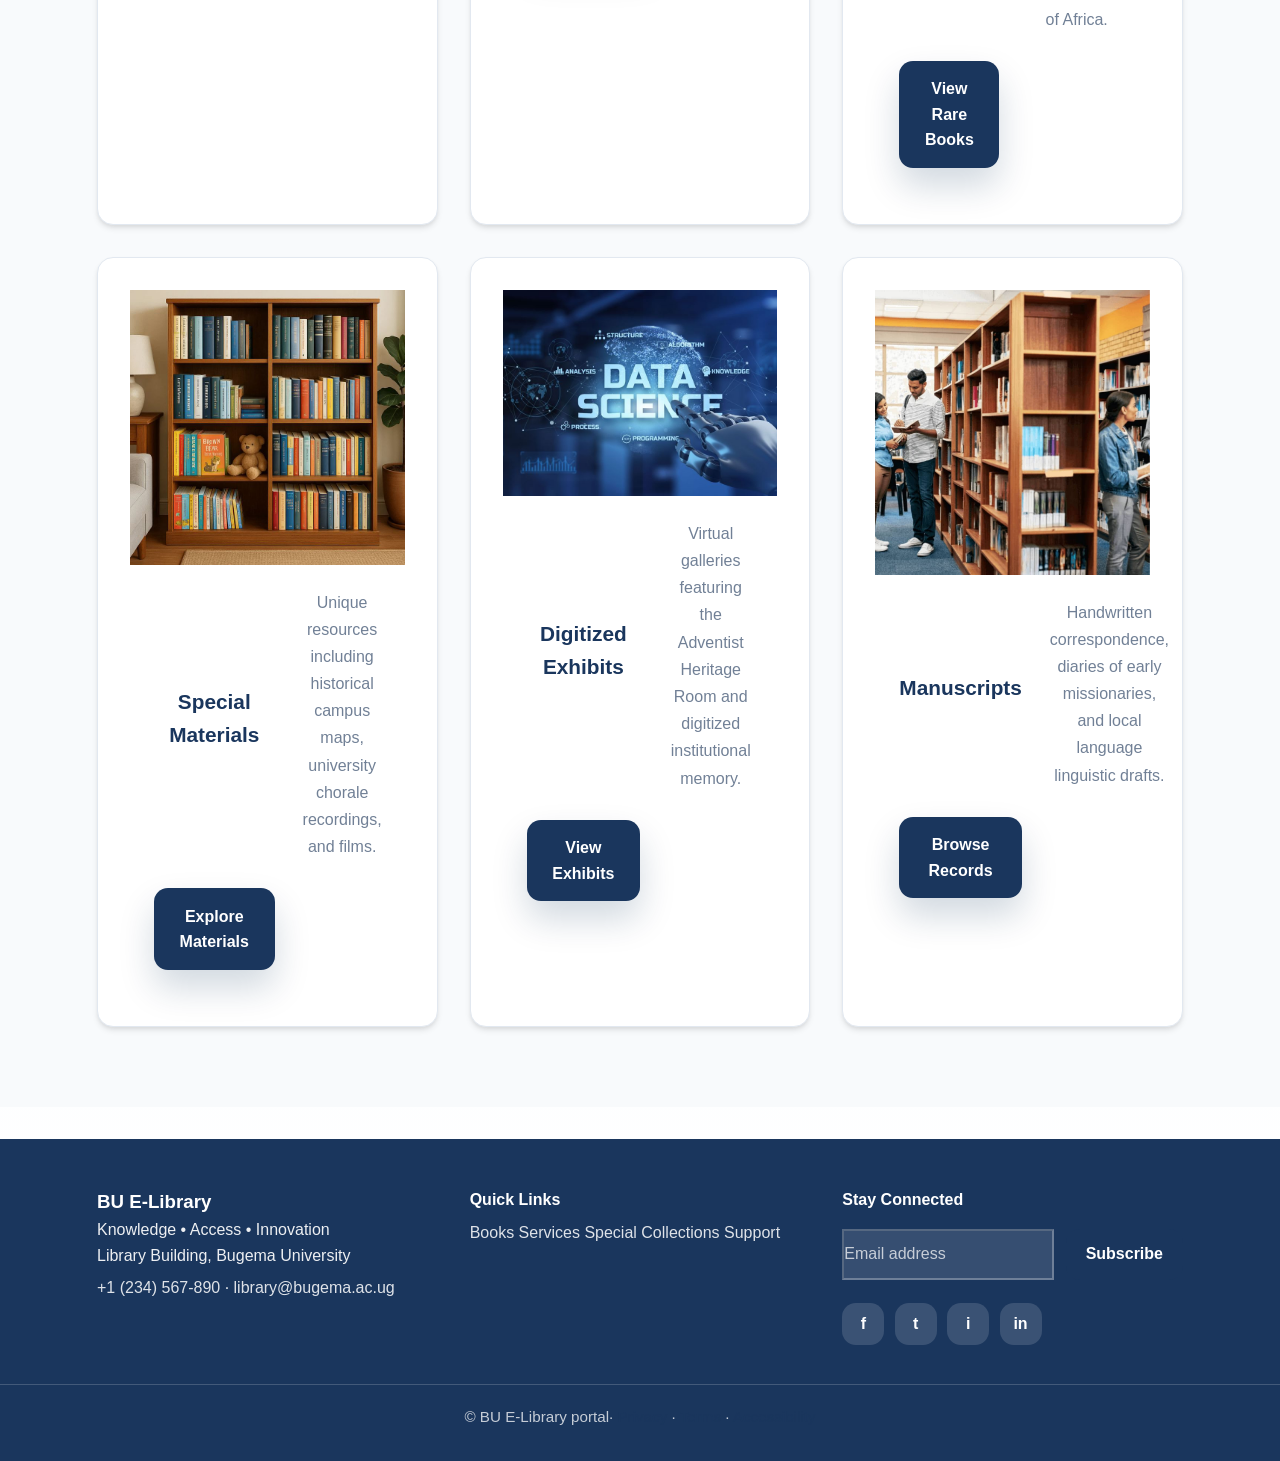
<file: special collections.html>
<!DOCTYPE html>
<html lang="en">
<head>
    <meta charset="UTF-8" />
    <meta name="viewport" content="width=device-width, initial-scale=1.0" />
    <title>Special Collections - BU E-Library Portal
        
    </title>
    <link rel="stylesheet" href="style.css" />
    <link rel="stylesheet" href="https://cdnjs.cloudflare.com/ajax/libs/font-awesome/6.4.0/css/all.min.css" />
</head>
<body>
    <!-- Navigation -->
    <nav class="navbar">
        <div class="container nav-container">
            <div class="nav-brand">
                <a href="index.html">
                    <img src="Image2/logo.jpeg" alt="Bugema University Logo" class="nav-logo" />
                    <div class="nav-text">
                        <span class="university-name">BU E-Library</span>
                        <span class="library-name">portal</span>
                    </div>
                </a>
            </div>
            <button class="nav-toggle" id="navToggle" aria-label="Open menu">☰</button>
            <div class="nav-menu" id="navMenu">
                <a href="index.html" class="nav-link">Home</a>
                <a href="Books.html" class="nav-link">Books</a>
                <a href="services.html" class="nav-link">Services</a>
                <a href="special collections.html" class="nav-link active">Special Collections</a>
                <a href="support.html" class="nav-link">Support</a>
            </div>
        </div>
    </nav>

    <main>
    <!-- Page Header -->
    <section class="page-header special-collections-hero">
        <div class="container hero-grid">
            <div class="hero-copy">
                <span class="badge">Rare & Unique</span>
                <h1>Special Collections</h1>
                <p>Discover our rare books, university archives, digitized exhibits, and unique historical materials preserved for research and cultural enrichment.</p>
            </div>
            <div class="hero-image">
                <img src="Image2/Books3.jpeg" alt="Special Collections" />
            </div>
        </div>
    </section>

    <!-- Collections Grid -->
    <section class="collections-showcase">
        <div class="container">
            <div class="section-header">
                <h2>Our Collections</h2>
                <p>Explore our curated selection of rare and unique materials</p>
            </div>
            <div class="collections-grid">
                <article class="collection-card">
                    <div class="collection-image"><img src="Image2/Library.jpeg" alt="University Archives" /></div>
                    <div class="collection-content">
                        <h3>University Archives</h3>
                        <p>Historical legacy documents, administrative records, and founding charters dating back to 1948.</p>
                        <button class="btn btn-primary" onclick="showCollectionItems('archives')">Browse Archives</button>
                    </div>
                </article>
                <article class="collection-card">
                    <div class="collection-image"><img src="Image2/Books1.jpeg" alt="Ellen G. White Collection" /></div>
                    <div class="collection-content">
                        <h3>Author Collections</h3>
                        <p>Manuscripts and personal libraries of notable Adventist pioneers and local Bugema scholars.</p>
                        <button class="btn btn-primary" onclick="showCollectionItems('author')">View Collection</button>
                    </div>
                </article>
                <article class="collection-card">
                    <div class="collection-image"><img src="Image2/Rare book1.jpeg" alt="Rare Books" /></div>
                    <div class="collection-content">
                        <h3>Rare Books</h3>
                        <p>Valuable first editions, out-of-print theological works, and early 19th-century explorations of Africa.</p>
                        <button class="btn btn-primary" onclick="showCollectionItems('rare')">View Rare Books</button>
                    </div>
                </article>
                <article class="collection-card">
                    <div class="collection-image"><img src="Image2/Books2.jpeg" alt="Heritage Room" /></div>
                    <div class="collection-content">
                        <h3>Special Materials</h3>
                        <p>Unique resources including historical campus maps, university chorale recordings, and films.</p>
                        <button class="btn btn-primary" onclick="showCollectionItems('materials')">Explore Materials</button>
                    </div>
                </article>
                <article class="collection-card">
                    <div class="collection-image"><img src="Image2/Data Science.jpeg" alt="Digital Repository" /></div>
                    <div class="collection-content">
                        <h3>Digitized Exhibits</h3>
                        <p>Virtual galleries featuring the Adventist Heritage Room and digitized institutional memory.</p>
                        <button class="btn btn-primary" onclick="showCollectionItems('exhibits')">View Exhibits</button>
                    </div>
                </article>
                <article class="collection-card">
                    <div class="collection-image"><img src="Image2/Books4.jpeg" alt="Manuscripts" /></div>
                    <div class="collection-content">
                        <h3>Manuscripts</h3>
                        <p>Handwritten correspondence, diaries of early missionaries, and local language linguistic drafts.</p>
                        <button class="btn btn-primary" onclick="showCollectionItems('manuscripts')">Browse Records</button>
                    </div>
                </article>
            </div>
        </div>
    </section>

    <!-- Interactive Results Section -->
    <section class="search-results-section" id="collectionResultsSection" style="background: var(--surface-light); padding: 5rem 0; border-top: 1px solid var(--border); display: none;">
        <div class="container">
            <div class="section-header">
                <h2 id="collectionResultsTitle">Collection Items</h2>
                <button class="btn btn-secondary" onclick="closeResults()">Back to Collections</button>
            </div>
            <div class="results-grid" id="collectionResultsGrid"></div>
        </div>
    </section>

    <!-- Modals for Interactive Forms -->
    <div class="modal-overlay" id="archivesModal">
        <div class="modal">
            <div class="modal-header">
                <h3>Archives Research Request</h3>
                <button class="modal-close" onclick="closeModal('archivesModal')">&times;</button>
            </div>
            <form class="special-collections-form" id="formArchives" onsubmit="handleFormSubmit(event)">
                <div class="form-row">
                    <div class="form-group">
                        <label>Full Name</label>
                        <input type="text" placeholder="John Doe" required />
                    </div>
                    <div class="form-group">
                        <label>University Email</label>
                        <input type="email" placeholder="student@bugema.ac.ug" required />
                    </div>
                </div>
                <div class="form-group">
                    <label>Research Topic</label>
                    <input type="text" id="archivesTopic" placeholder="Historical institutional analysis..." required />
                </div>
                <div class="form-group">
                    <label>Description of Materials</label>
                    <textarea id="archivesDescription" placeholder="Describe specific archival documents or records needed..." rows="4" required></textarea>
                </div>
                <button type="submit" class="btn btn-primary btn-large">Submit Request</button>
            </form>
            <div class="success-message" style="display: none;">
                <div style="font-size: 3.5rem; color: #22c55e; margin-bottom: 1rem;">✅</div>
                <h4>Request Received</h4>
                <p>Our archivist will review your request and contact you within 48 hours to schedule a viewing appointment.</p>
                <button class="btn btn-secondary" onclick="closeModal('archivesModal')" style="margin-top: 1.5rem;">Close</button>
            </div>
        </div>
    </div>

    <div class="modal-overlay" id="rareBooksModal">
        <div class="modal">
            <div class="modal-header">
                <h3>Rare Books Consultation Form</h3>
                <button class="modal-close" onclick="closeModal('rareBooksModal')">&times;</button>
            </div>
            <form class="special-collections-form" id="formRareBooks" onsubmit="handleFormSubmit(event)">
                <div class="form-row">
                    <div class="form-group">
                        <label>Full Name</label>
                        <input type="text" placeholder="Enter your name" required />
                    </div>
                    <div class="form-group">
                        <label>Book Title / ISBN</label>
                        <input type="text" id="rareBookTitle" placeholder="The Great Controversy..." required />
                    </div>
                </div>
                <div class="form-group">
                    <label>Purpose of Access</label>
                    <textarea id="rareBookPurpose" placeholder="Please explain why access to physical rare editions is required for your research..." rows="4" required></textarea>
                </div>
                <button type="submit" class="btn btn-primary btn-large">Request Access</button>
            </form>
            <div class="success-message" style="display: none;">
                <div style="font-size: 3.5rem; color: #22c55e; margin-bottom: 1rem;">📜</div>
                <h4>Inquiry Submitted</h4>
                <p>Thank you. Your request for access to the Rare Books collection is being processed.</p>
                <button class="btn btn-secondary" onclick="closeModal('rareBooksModal')" style="margin-top: 1.5rem;">Close</button>
            </div>
        </div>
    </div>

    <div class="modal-overlay" id="authorModal">
        <div class="modal">
            <div class="modal-header">
                <h3>Author Collection Access</h3>
                <button class="modal-close" onclick="closeModal('authorModal')">&times;</button>
            </div>
            <form class="special-collections-form" id="formAuthor" onsubmit="handleFormSubmit(event)">
                <div class="form-row">
                    <div class="form-group">
                        <label>Full Name</label>
                        <input type="text" placeholder="Name" required />
                    </div>
                    <div class="form-group">
                        <label>Target Collection</label>
                        <select id="authorCollection" required>
                            <option value="">Select Author Collection</option>
                            <option value="egw">Ellen G. White</option>
                            <option value="local">Local Authors</option>
                            <option value="academic">Academic Manuscripts</option>
                        </select>
                    </div>
                </div>
                <div class="form-group">
                    <label>Research Objectives</label>
                    <textarea id="authorObjectives" placeholder="Detail your research objectives for this collection..." rows="4" required></textarea>
                </div>
                <button type="submit" class="btn btn-primary btn-large">Submit Inquiry</button>
            </form>
            <div class="success-message" style="display: none;">
                <div style="font-size: 3.5rem; color: #22c55e; margin-bottom: 1rem;">✍️</div>
                <h4>Inquiry Sent</h4>
                <p>The collection curator will get back to you shortly with availability details.</p>
                <button class="btn btn-secondary" onclick="closeModal('authorModal')" style="margin-top: 1.5rem;">Close</button>
            </div>
        </div>
    </div>

    <div class="modal-overlay" id="materialsModal">
        <div class="modal">
            <div class="modal-header">
                <h3>Special Materials Inquiry</h3>
                <button class="modal-close" onclick="closeModal('materialsModal')">&times;</button>
            </div>
            <form class="special-collections-form" id="formMaterials" onsubmit="handleFormSubmit(event)">
                <div class="form-row">
                    <div class="form-group">
                        <label>Full Name</label>
                        <input type="text" placeholder="Full name" required />
                    </div>
                    <div class="form-group">
                        <label>Material Type</label>
                        <select id="materialType" required>
                            <option value="">Type of Material</option>
                            <option value="film">Film / Video</option>
                            <option value="map">Historical Map</option>
                            <option value="artifact">Physical Artifact</option>
                        </select>
                    </div>
                </div>
                <div class="form-group">
                    <label>Item Details & Intended Use</label>
                    <textarea id="materialDetails" placeholder="Specify the exact item and why it is needed for your project..." rows="4" required></textarea>
                </div>
                <button type="submit" class="btn btn-primary btn-large">Submit Request</button>
            </form>
            <div class="success-message" style="display: none;">
                <div style="font-size: 3.5rem; color: #22c55e; margin-bottom: 1rem;">📽️</div>
                <h4>Request Logged</h4>
                <p>Special materials requests are reviewed by our preservation team. Expect a response soon.</p>
                <button class="btn btn-secondary" onclick="closeModal('materialsModal')" style="margin-top: 1.5rem;">Close</button>
            </div>
        </div>
    </div>

    <div class="modal-overlay" id="exhibitsModal">
        <div class="modal">
            <div class="modal-header">
                <h3>Exhibits Access Request</h3>
                <button class="modal-close" onclick="closeModal('exhibitsModal')">&times;</button>
            </div>
            <form class="special-collections-form" id="formExhibits" onsubmit="handleFormSubmit(event)">
                <div class="form-row">
                    <div class="form-group">
                        <label>Full Name</label>
                        <input type="text" placeholder="Your name" required />
                    </div>
                    <div class="form-group">
                        <label>Email Address</label>
                        <input type="email" id="exhibitsEmail" placeholder="email@example.com" required />
                    </div>
                </div>
                <div class="form-group">
                    <label>Exhibit Category</label>
                    <select id="exhibitsCategory" required>
                        <option value="">Choose Exhibit Category</option>
                        <option value="history">BU Founding History</option>
                        <option value="cultural">Regional Cultural Heritage</option>
                        <option value="religious">Religious Documents</option>
                    </select>
                </div>
                <button type="submit" class="btn btn-primary btn-large">Request Access Link</button>
            </form>
            <div class="success-message" style="display: none;">
                <div style="font-size: 3.5rem; color: #22c55e; margin-bottom: 1rem;">🌐</div>
                <h4>Link Dispatched</h4>
                <p>Check your email! We have sent you a temporary access link to the digital gallery.</p>
                <button class="btn btn-secondary" onclick="closeModal('exhibitsModal')" style="margin-top: 1.5rem;">Close</button>
            </div>
        </div>
    </div>

    <div class="modal-overlay" id="manuscriptsModal">
        <div class="modal">
            <div class="modal-header">
                <h3>Manuscript Consultation Request</h3>
                <button class="modal-close" onclick="closeModal('manuscriptsModal')">&times;</button>
            </div>
            <form class="special-collections-form" id="formManuscripts" onsubmit="handleFormSubmit(event)">
                <div class="form-row">
                    <div class="form-group">
                        <label>Full Name</label>
                        <input type="text" placeholder="Full name" required />
                    </div>
                    <div class="form-group">
                        <label>Institutional ID</label>
                        <input type="text" id="manuscriptID" placeholder="BU-XXXX" required />
                    </div>
                </div>
                <div class="form-group">
                    <label>Specific Record Details</label>
                    <textarea id="manuscriptDetails" placeholder="Describe the handwritten records or correspondence requested for review..." rows="4" required></textarea>
                </div>
                <button type="submit" class="btn btn-primary btn-large">Request Consultation</button>
            </form>
            <div class="success-message" style="display: none;">
                <div style="font-size: 3.5rem; color: #22c55e; margin-bottom: 1rem;">🖋️</div>
                <h4>Consultation Requested</h4>
                <p>A curator specialized in manuscript preservation will contact you to verify credentials and set a date.</p>
                <button class="btn btn-secondary" onclick="closeModal('manuscriptsModal')" style="margin-top: 1.5rem;">Close</button>
            </div>
        </div>
    </div>

    </main>

    <footer class="site-footer">
        <div class="container footer-grid">
            <div>
                <h3>BU E-Library</h3>
                <p>Knowledge • Access • Innovation</p>
                <p>Library Building, Bugema University</p>
                <p><a href="tel:+1234567890">+1 (234) 567-890</a> · <a href="mailto:library@bugema.ac.ug">library@bugema.ac.ug</a></p>
            </div>
            <div>
                <h4>Quick Links</h4>
                <a href="Books.html">Books</a>
                <a href="services.html">Services</a>
                <a href="special collections.html">Special Collections</a>
                <a href="support.html">Support</a>
            </div>
            <div>
                <h4>Stay Connected</h4>
                <form action="#" class="subscribe-form">
                    <input type="email" placeholder="Email address" required aria-label="Your email" />
                    <button type="submit" class="btn btn-primary-small">Subscribe</button>
                </form>
                <div class="social-links">
                    <a href="#" aria-label="Facebook" title="Facebook">f</a>
                    <a href="#" aria-label="Twitter" title="Twitter">t</a>
                    <a href="#" aria-label="Instagram" title="Instagram">i</a>
                    <a href="#" aria-label="LinkedIn" title="LinkedIn">in</a>
                </div>
            </div>
        </div>

        <div class="footer-bottom">
            <p>© BU E-Library portal· <a href="#">Privacy</a> · <a href="#">Terms</a> · <a href="#">Accessibility</a></p>
        </div>
    </footer>

    <script>
        // --- GLOBAL HELPERS (Duplicated for self-containment in this file) ---

        // Show interactive toast notifications
        function showToast(message, type = 'info') {
            const container = document.getElementById('toastContainer');
            const toast = document.createElement('div');
            toast.className = 'toast';
            if (type === 'error') toast.style.borderLeftColor = '#e53e3e';
            toast.innerHTML = `<strong>System:</strong> ${message}`;
            container.appendChild(toast);
            
            setTimeout(() => {
                toast.style.opacity = '0';
                toast.style.transition = '0.5s';
                setTimeout(() => toast.remove(), 500);
            }, 4000);
        }

        // Save request to LocalStorage so it appears in requests.html (Account Page)
        function saveToAccount(type, title) {
            const currentUserId = localStorage.getItem('userId') || 'Guest-User';
            const requests = JSON.parse(localStorage.getItem('userRequests') || '[]');
            requests.unshift({ title: title, type: type, ownerId: currentUserId, date: new Date().toLocaleDateString('en-US', { month: 'short', day: '2-digit', year: 'numeric' }), status: 'Processing' });
            localStorage.setItem('userRequests', JSON.stringify(requests));
        }

        const navToggle = document.getElementById('navToggle');
        const navMenu = document.getElementById('navMenu');
        navToggle.addEventListener('click', () => {
            navMenu.classList.toggle('active');
        });

        // --- Interactive Special Collections Logic ---
        const collectionsData = {
            archives: [
                { title: "Bugema University Charter (1994)", type: "Legal Archive", desc: "The original document formally establishing Bugema as a University in Uganda." },
                { title: "E.W. Pederson Memorial Library Opening Records (1970)", type: "Manuscript", desc: "Notes and invitation cards from the dedication ceremony." },
                { title: "Institutional Photo Archive: 1950-1965", type: "Media", desc: "Over 200 digitized black and white photos of the early campus construction." },
                { title: "Past VC Council Minutes (Vol 1)", type: "Official Record", desc: "Governance records detailing the early expansion of faculty schools." }
            ],
            author: [
                { title: "Ellen G. White: The Conflict of the Ages (Manuscript Edition)", type: "Heritage", desc: "Unique preserved proofs and rare manuscript facsimile copies." },
                { title: "Theological Essays of Pastor S.B. Kyambadde", type: "Manuscript", desc: "Handwritten drafts regarding the history of faith in East Africa." },
                { title: "Pioneer Missionary Diaries (1930s)", type: "Personal Collection", desc: "Personal logs detailing travels through Luwero and beyond." }
            ],
            rare: [
                { title: "Antique Luganda Bible (1905 Ed.)", type: "Rare Book", desc: "One of the earliest complete Luganda translations printed for the region." },
                { title: "John Milton: Paradise Lost (19th Century Edition)", type: "Rare Book", desc: "Illustrated edition preserved for its historical typographic value." },
                { title: "Explorer Speke's Journals (Facsimile Set)", type: "Research", desc: "Rare reproductions of 19th-century journals describing East African topography." }
            ],
            materials: [
                { title: "Original Campus Topographic Map (1948)", type: "Map", desc: "Hand-drawn map showing the initial 640 acres of university land." },
                { title: "Video: Bugema 50th Anniversary Gala (1998)", type: "Film", desc: "Archival footage featuring alumni testimonies and student performances." },
                { title: "Audio: The Bugema University Chorale - Early Recordings", type: "Media", desc: "Original magnetic tape recordings of traditional and sacred music." }
            ],
            exhibits: [
                { title: "Digital Gallery: 75 Years of Excellence", type: "Virtual Exhibit", desc: "An interactive timeline of Bugema University's growth and milestones." },
                { title: "Heritage Room: Seventh-day Adventist Artifacts", type: "Virtual Tour", desc: "Digital high-resolution images of artifacts currently in the Heritage Room." },
                { title: "African Traditional Medicine Research Exhibit", type: "Science Archive", desc: "Collaborative research exhibit featuring digitized botanical sketches." }
            ],
            manuscripts: [
                { title: "Correspondence of early University Principals", type: "Letters", desc: "Original letters discussing the transition from a College to a University." },
                { title: "Handwritten Linguistic Notes on local dialects", type: "Research Notes", desc: "Field notes by faculty pioneers studying local languages in the 1960s." },
                { title: "Unpublished Thesis: Education in Colonial Uganda", type: "Thesis", desc: "A rare 1970s graduate manuscript preserved in the archives." }
            ]
        };

        function showCollectionItems(collectionKey) {
            const resultsSection = document.getElementById('collectionResultsSection');
            const resultsGrid = document.getElementById('collectionResultsGrid');
            const resultsTitle = document.getElementById('collectionResultsTitle');
            const showcase = document.querySelector('.collections-showcase');

            const items = collectionsData[collectionKey] || [];
            resultsGrid.innerHTML = '';
            
            const titles = {
                archives: "University Archives Results",
                author: "Author Collection Items",
                rare: "Rare Book Records",
                materials: "Special Materials Catalog",
                exhibits: "Digitized Gallery Access",
                manuscripts: "Manuscript Records"
            };

            resultsTitle.innerText = titles[collectionKey] || "Collection Items";

            if (items.length === 0) {
                resultsGrid.innerHTML = '<p style="grid-column: 1/-1; text-align: center;">No items currently indexed in this collection. Please contact the curator for offline access.</p>';
            } else {
                items.forEach(item => {
                    const card = document.createElement('div');
                    card.className = 'result-card';
                    const modalMapping = {
                        archives: 'archivesModal',
                        author: 'authorModal',
                        rare: 'rareBooksModal',
                        materials: 'materialsModal',
                        exhibits: 'exhibitsModal',
                        manuscripts: 'manuscriptsModal'
                    };
                    const targetModal = modalMapping[collectionKey];

                    card.innerHTML = `
                        <div style="display: flex; justify-content: space-between; align-items: flex-start; margin-bottom: 0.5rem;">
                            <span class="result-tag">${item.type}</span>
                            <span class="status-indicator status-available">In Archive</span>
                        </div>
                        <h4>${item.title}</h4>
                        <p style="font-size: 0.85rem; margin-bottom: 1rem;">${item.desc}</p>
                        <button class="btn btn-primary" style="width: 100%; font-size: 0.8rem; padding: 0.6rem;" 
                            onclick="openModal('${targetModal}')">Request Consultation</button>
                    `;
                    resultsGrid.appendChild(card);
                });
            }

            showcase.style.display = 'none';
            resultsSection.style.display = 'block';
            resultsSection.scrollIntoView({ behavior: 'smooth' });
        }

        function closeResults() {
            document.getElementById('collectionResultsSection').style.display = 'none';
            const showcase = document.querySelector('.collections-showcase');
            showcase.style.display = 'block';
            
            // Reset modal internal state
            const modals = document.querySelectorAll('.modal-overlay');
            modals.forEach(modal => {
                const form = modal.querySelector('form');
                const success = modal.querySelector('.success-message');
                if (form) form.style.display = 'grid';
                if (success) success.style.display = 'none';
            });

            window.scrollTo({ top: 0, behavior: 'smooth' });
        }

        // Modal Logic
        function openModal(modalId) {
            document.getElementById(modalId).classList.add('active');
            document.body.style.overflow = 'hidden'; // Prevent scroll
        }

        function closeModal(modalId) {
            document.getElementById(modalId).classList.remove('active');
            document.body.style.overflow = 'auto'; // Restore scroll
            // Reset view state when closing
            setTimeout(() => {
                const modal = document.getElementById(modalId);
                const form = modal.querySelector('form');
                const success = modal.querySelector('.success-message');
                if (form) form.style.display = 'grid';
                if (success) success.style.display = 'none';
            }, 300);
        }

        function handleFormSubmit(event) {
            event.preventDefault();
            const form = event.target;
            const modal = form.closest('.modal');
            const successMsg = modal.querySelector('.success-message');
            let requestType = "Special Collection Request";
            let requestTitle = "Unknown Item";

            // Determine request type and title based on form ID
            switch(form.id) {
                case 'formArchives':
                    requestType = "Archives Research";
                    requestTitle = document.getElementById('archivesTopic').value || "Archival Document";
                    break;
                case 'formRareBooks':
                    requestType = "Rare Books Consultation";
                    requestTitle = document.getElementById('rareBookTitle').value || "Rare Book";
                    break;
                case 'formAuthor':
                    requestType = "Author Collection Access";
                    requestTitle = document.getElementById('authorCollection').value ? document.getElementById('authorCollection').options[document.getElementById('authorCollection').selectedIndex].text : "Author Collection";
                    break;
                case 'formMaterials':
                    requestType = "Special Materials Inquiry";
                    const materialType = document.getElementById('materialType').value ? document.getElementById('materialType').options[document.getElementById('materialType').selectedIndex].text : "Material";
                    const materialDetails = document.getElementById('materialDetails').value;
                    requestTitle = `${materialType}: ${materialDetails.substring(0, 30)}...`;
                    break;
                case 'formExhibits':
                    requestType = "Digitized Exhibits Access";
                    requestTitle = document.getElementById('exhibitsCategory').value ? document.getElementById('exhibitsCategory').options[document.getElementById('exhibitsCategory').selectedIndex].text : "Exhibit";
                    break;
                case 'formManuscripts':
                    requestType = "Manuscript Consultation";
                    requestTitle = document.getElementById('manuscriptDetails').value.substring(0, 30) + "...";
                    break;
                default:
                    // Fallback
                    requestType = "General Special Collection Request";
                    requestTitle = "Item from Special Collections";
            }

            // Save to account
            saveToAccount(requestType, requestTitle);
            
            if (successMsg) {
                form.style.display = 'none';
                successMsg.style.display = 'block';
                showToast(`Request for "${requestTitle}" logged to your account.`, 'success');
            } else {
                alert('Request submitted! Our curator will contact you via email.');
                closeModal(form.closest('.modal-overlay').id);
                showToast(`Request for "${requestTitle}" submitted.`, 'success');
            }
            event.target.reset();
        }
    </script>
</body>
</html>
</file>
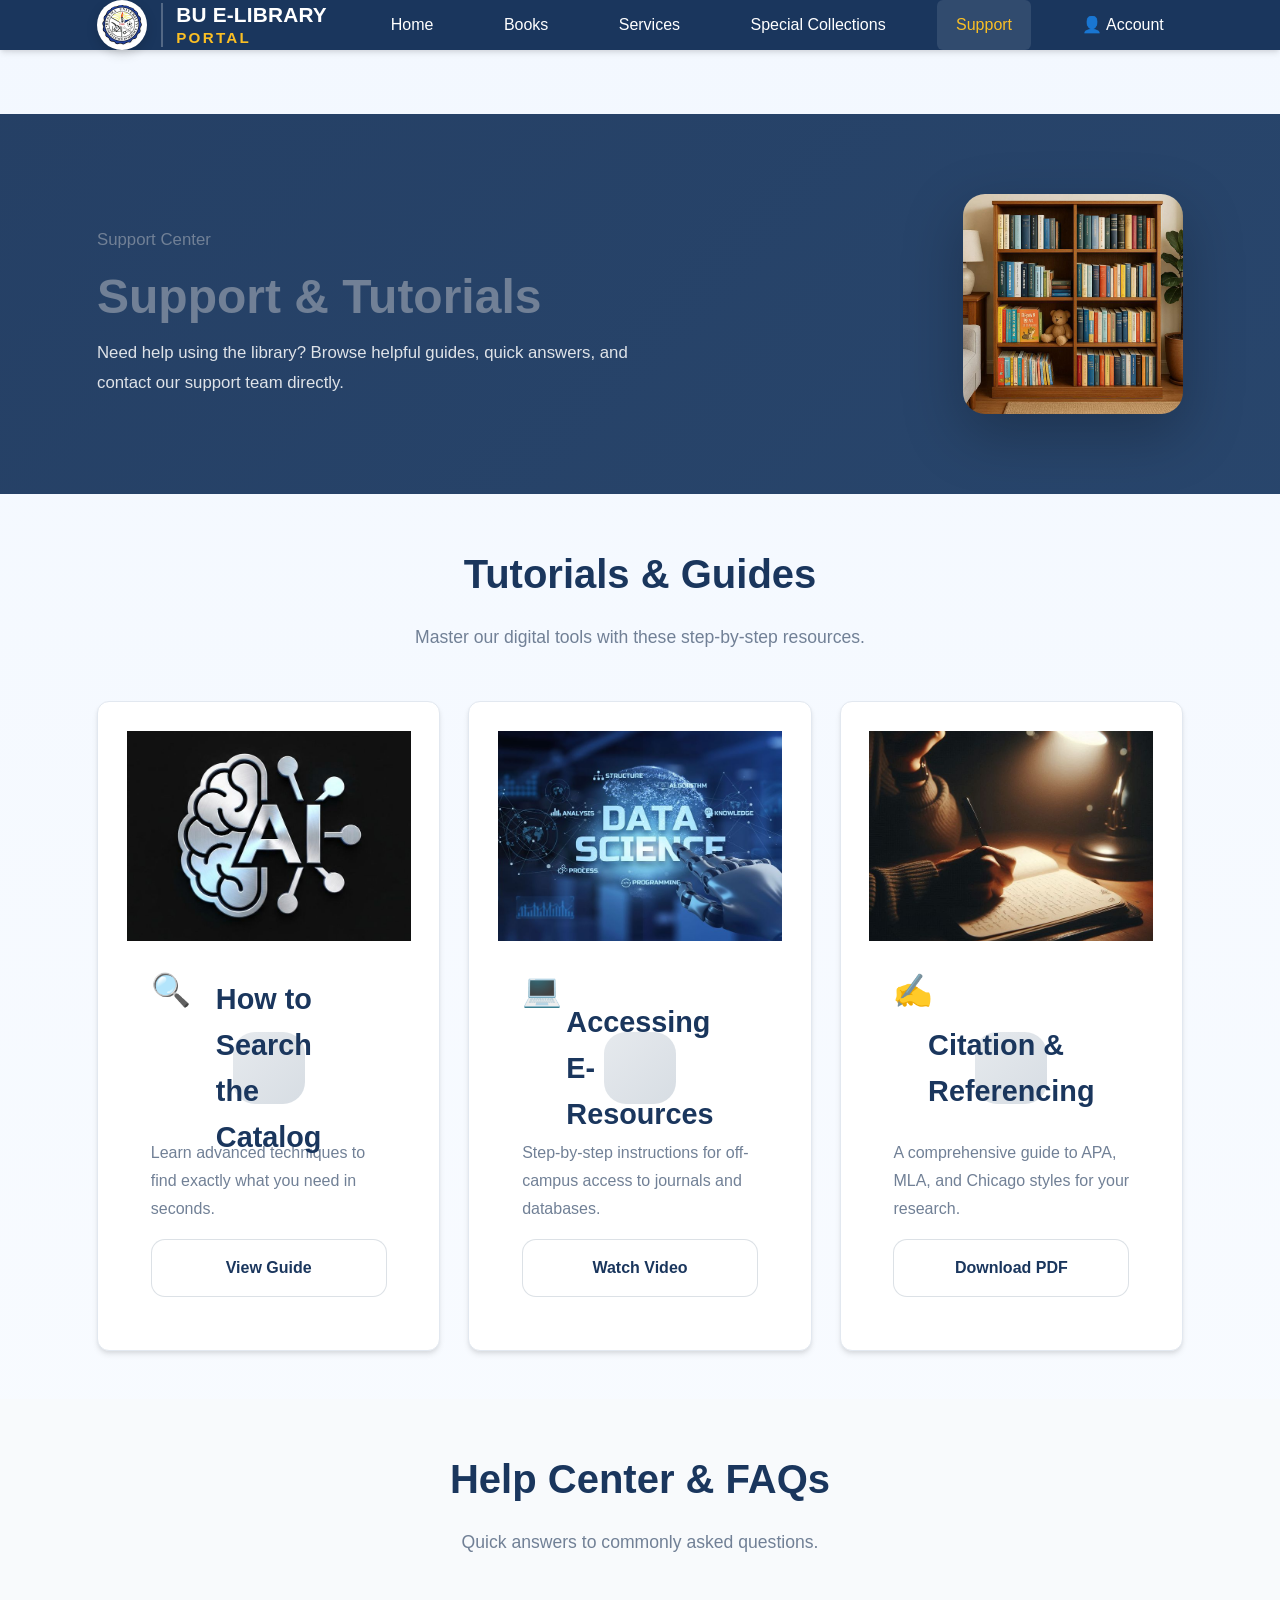
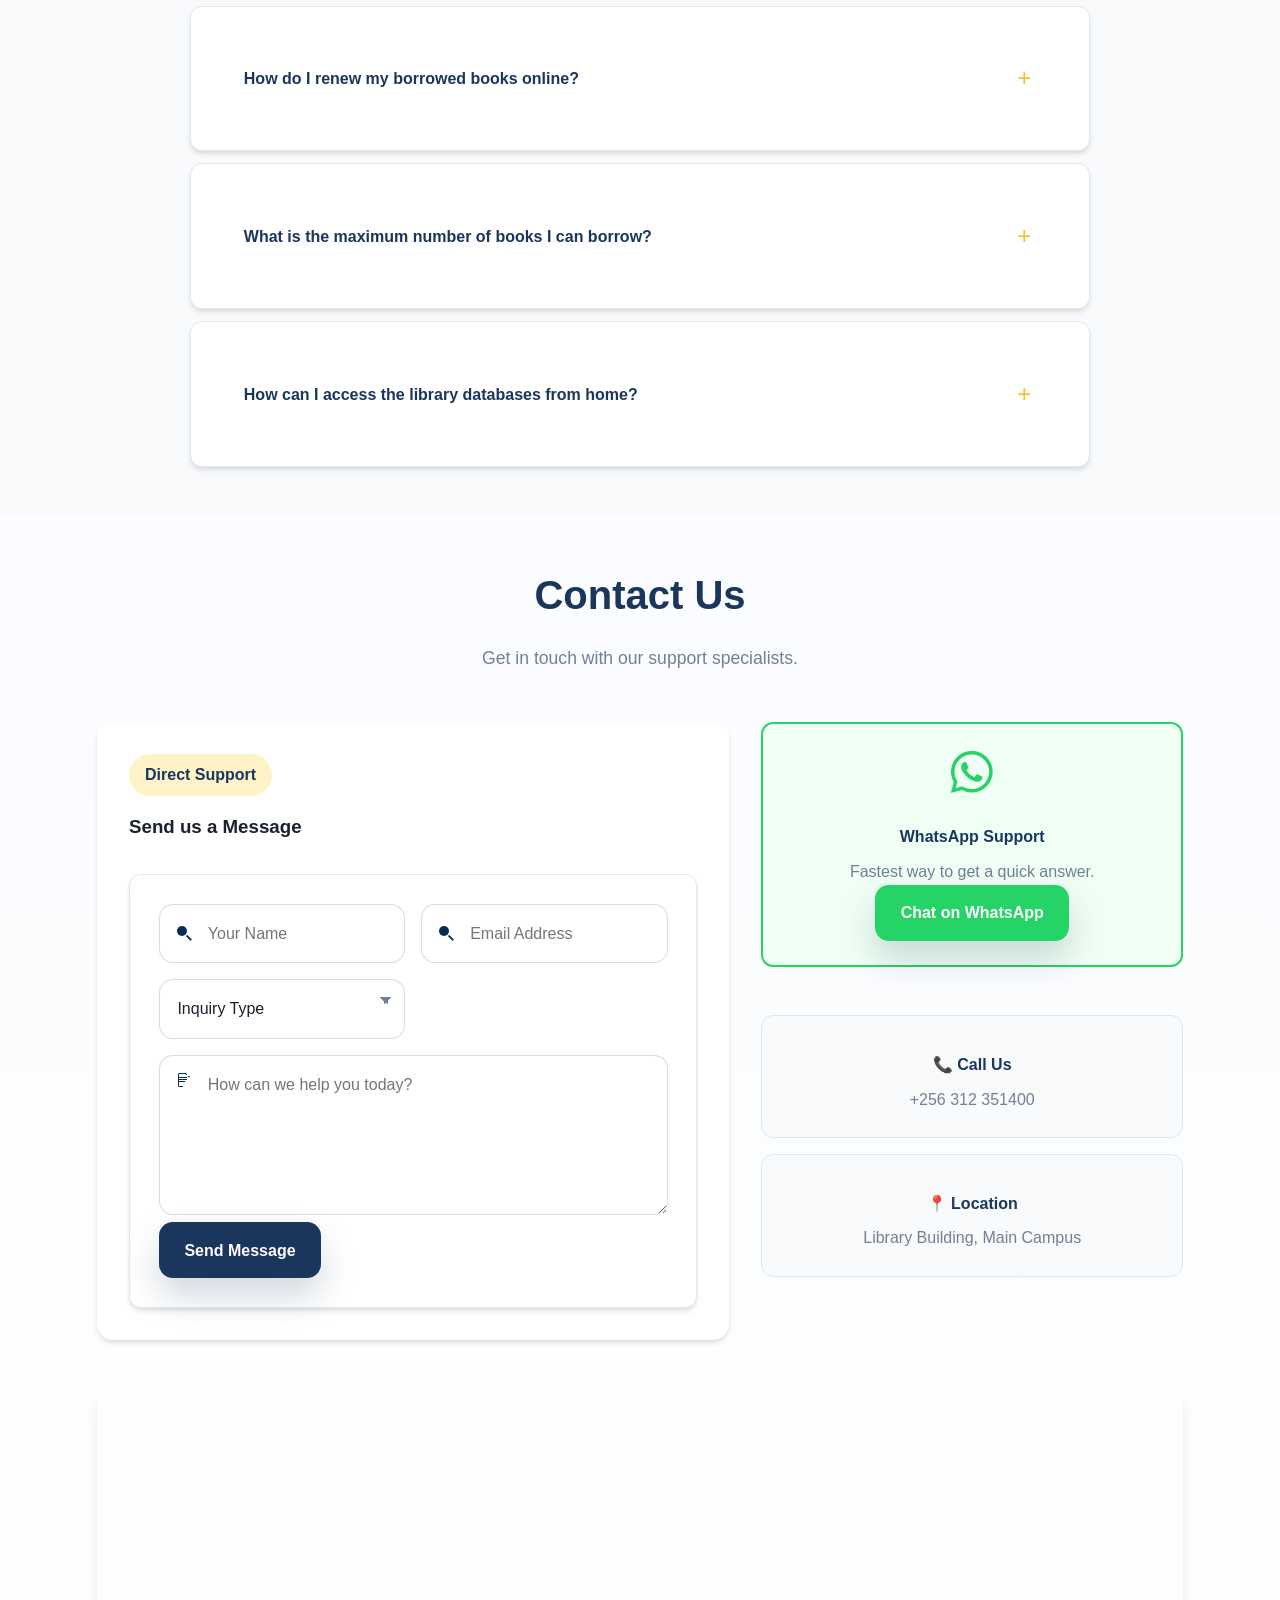
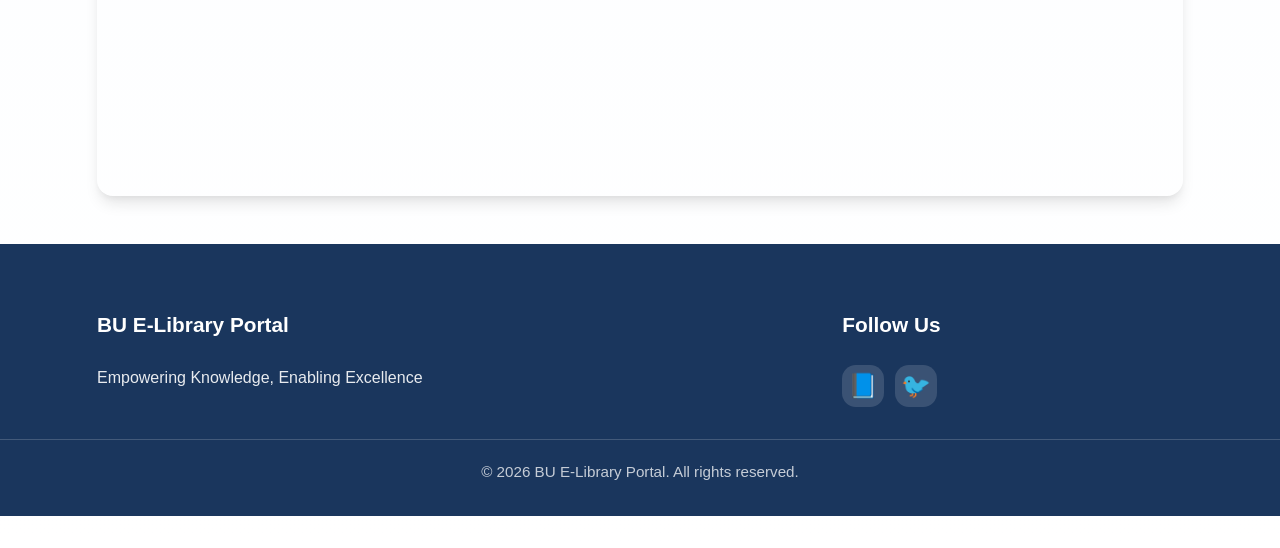
<file: support.html>
<!DOCTYPE html>
<html lang="en">
<head>
    <meta charset="UTF-8" />
    <meta name="viewport" content="width=device-width, initial-scale=1.0" />
    <title>Support - BU E-Library Portal</title>
    <link rel="stylesheet" href="style.css" />
    <link rel="stylesheet" href="https://cdnjs.cloudflare.com/ajax/libs/font-awesome/6.4.0/css/all.min.css" />
</head>
<body>
    <!-- Navigation -->
    <nav class="navbar">
        <div class="container nav-container">
            <div class="nav-brand">
                <a href="index.html">
                    <img src="Image2/logo.jpeg" alt="Bugema University Logo" class="nav-logo" />
                    <div class="nav-text">
                        <span class="university-name">BU E-Library</span>
                        <span class="library-name">portal</span>
                    </div>
                </a>
            </div>
            <button class="nav-toggle" id="navToggle" aria-label="Open menu">☰</button>
            <div class="nav-menu" id="navMenu">
                <a href="index.html" class="nav-link">Home</a>
                <a href="Books.html" class="nav-link">Books</a>
                <a href="services.html" class="nav-link">Services</a>
                <a href="special collections.html" class="nav-link">Special Collections</a>
                <a href="support.html" class="nav-link active">Support</a>
                <a href="requests.html" class="nav-link">👤 Account</a>
            </div>
        </div>
    </nav>

    <main>
        <!-- Page Header -->
        <section class="page-header support-hero">
            <div class="container hero-grid">
                <div class="hero-copy">
                    <span class="badge">Support Center</span>
                    <h1>Support & Tutorials</h1>
                    <p>Need help using the library? Browse helpful guides, quick answers, and contact our support team directly.</p>
                </div>
                <div class="hero-image">
                    <img src="Image2/Books2.jpeg" alt="Students using the library" />
                </div>
            </div>
        </section>

        <!-- Tutorials & Guides -->
        <section class="guides-section">
            <div class="container">
                <div class="section-header">
                    <h2>Tutorials & Guides</h2>
                    <p>Master our digital tools with these step-by-step resources.</p>
                </div>
                <div class="guides-grid">
                    <div class="guide-item">
                        <img src="Image2/Introduction AI.jpeg" alt="Catalog Guide" class="guide-image" />
                        <div class="guide-content">
                            <span class="guide-icon">🔍</span>
                            <h4>How to Search the Catalog</h4>
                            <p>Learn advanced techniques to find exactly what you need in seconds.</p>
                            <a href="Books.html" class="btn btn-secondary">View Guide</a>
                        </div>
                    </div>
                    <div class="guide-item">
                        <img src="Image2/Data Science.jpeg" alt="E-Resource Guide" class="guide-image" />
                        <div class="guide-content">
                            <span class="guide-icon">💻</span>
                            <h4>Accessing E-Resources</h4>
                            <p>Step-by-step instructions for off-campus access to journals and databases.</p>
                            <a href="https://youtube.com/@bugemauniversity3502?si=8aPY5kWqea5w1FwL" class="btn btn-secondary">Watch Video</a>
                        </div>
                    </div>
                    <div class="guide-item">
                        <img src="Image2/Methodology.jpeg" alt="Citation Guide" class="guide-image" />
                        <div class="guide-content">
                            <span class="guide-icon">✍️</span>
                            <h4>Citation & Referencing</h4>
                            <p>A comprehensive guide to APA, MLA, and Chicago styles for your research.</p>
                            <a href="#" class="btn btn-secondary">Download PDF</a>
                        </div>
                    </div>
                </div>
            </div>
        </section>

        <!-- Help Center / FAQs -->
        <section class="faq-section">
            <div class="container">
                <div class="section-header">
                    <h2>Help Center & FAQs</h2>
                    <p>Quick answers to commonly asked questions.</p>
                </div>
                <div class="faq-container">
                    <details class="faq-item">
                        <summary class="faq-question">
                            <span>How do I renew my borrowed books online?</span>
                            <span class="faq-toggle">+</span>
                        </summary>
                        <div class="faq-answer">
                            <p>Log in to your account management section below, view your active loans, and click the 'Renew' button next to the eligible items.</p>
                        </div>
                    </details>
                    <details class="faq-item">
                        <summary class="faq-question">
                            <span>What is the maximum number of books I can borrow?</span>
                            <span class="faq-toggle">+</span>
                        </summary>
                        <div class="faq-answer">
                            <p>Undergraduate students can borrow up to 5 books for 14 days. Graduate students and Faculty have extended limits of 10 and 15 books respectively.</p>
                        </div>
                    </details>
                    <details class="faq-item">
                        <summary class="faq-question">
                            <span>How can I access the library databases from home?</span>
                            <span class="faq-toggle">+</span>
                        </summary>
                        <div class="faq-answer">
                            <p>Use the 'Remote Access' link under our Services page. You will need to log in with your university credentials to establish a secure connection.</p>
                        </div>
                    </details>
                </div>
            </div>
        </section>

                    <!-- Loans Panel -->
                    <div id="loansPanel" class="account-form-panel">
                        <h3>Active Loans & History</h3>
                        <div class="loan-table">
                            <div class="loan-header">
                                <span>Title</span>
                                <span>Due Date</span>
                                <span>Status</span>
                                <span>Action</span>
                            </div>
                            <div class="loan-item">
                                <span>Introduction to AI</span>
                                <span>May 15, 2026</span>
                                <span class="status active">Active</span>
                                <button class="btn btn-secondary">Renew</button>
                            </div>
                            <div class="loan-item">
                                <span>Web Development 101</span>
                                <span>Apr 20, 2026</span>
                                <span class="status returned">Returned</span>
                                <span>-</span>
                            </div>
                        </div>
                    </div>

                    <!-- Fines Panel -->
                    <div id="finesPanel" class="account-form-panel">
                        <h3>Outstanding Fines</h3>
                        <div class="contact-card" style="margin-bottom: 1.5rem;">
                            <h4>Current Balance: <span style="color: #e53e3e;">UGX 5,000</span></h4>
                            <p>Fine for: Late return of "Data Science Basics"</p>
                        </div>
                        <form class="account-form">
                            <select class="form-control" required>
                                <option value="">Select Payment Method</option>
                                <option value="momo">MTN Mobile Money</option>
                                <option value="airtel">Airtel Money</option>
                                <option value="card">Credit/Debit Card</option>
                            </select>
                            <button type="submit" class="btn btn-primary">Proceed to Payment</button>
                        </form>
                    </div>
                </div>
            </div>
        </section>

        <!-- Contact Us with WhatsApp and Map -->
        <section class="contact-section">
            <div class="container">
                <div class="section-header">
                    <h2>Contact Us</h2>
                    <p>Get in touch with our support specialists.</p>
                </div>

                <div class="contact-grid-wide">
                    <div class="contact-panel">
                        <div class="form-intro">
                            <span class="badge">Direct Support</span>
                            <h3>Send us a Message</h3>
                        </div>
                        <form class="contact-form">
                            <div class="form-row">
                                <input type="text" placeholder="Your Name" required />
                                <input type="email" placeholder="Email Address" required />
                            </div>
                            <div class="form-row">
                                <select required>
                                    <option value="">Inquiry Type</option>
                                    <option value="tech">Technical Issue</option>
                                    <option value="resource">Resource Access</option>
                                    <option value="other">General Inquiry</option>
                                </select>
                            </div>
                            <textarea placeholder="How can we help you today?" required></textarea>
                            <button type="submit" class="btn btn-primary">Send Message</button>
                        </form>
                    </div>

                    <div class="contact-info-sidebar">
                        <div class="contact-card" style="text-align: center; border: 2px solid #25D366; background: #f0fff4;">
                            <i class="fab fa-whatsapp" style="font-size: 3rem; color: #25D366; margin-bottom: 1rem;"></i>
                            <h4>WhatsApp Support</h4>
                            <p>Fastest way to get a quick answer.</p>
                            <a href="https://wa.me/256750135338" target="_blank" class="btn btn-primary" style="background: #25D366; border: none;">
                                Chat on WhatsApp
                            </a>
                        </div>
                        
                        <div class="contact-cards" style="margin-top: 1.5rem;">
                            <div class="contact-card">
                                <h4>📞 Call Us</h4>
                                <p>+256 312 351400</p>
                            </div>
                            <div class="contact-card">
                                <h4>📍 Location</h4>
                                <p>Library Building, Main Campus</p>
                            </div>
                        </div>
                    </div>
                </div>

                <!-- Map Integration -->
                <div class="map-container" style="margin-top: 3rem; border-radius: 16px; overflow: hidden; box-shadow: var(--shadow-lg);">
                    <iframe 
                        src="https://www.google.com/maps/embed?pb=!1m18!1m12!1m3!1d15958.118742547704!2d32.6358333!3d0.575!2m3!1f0!2f0!3f0!3m2!1i1024!2i768!4f13.1!3m3!1m2!1s0x177db749f7830113%3A0xc391152a5598686d!2sBugema%20University!5e0!3m2!1sen!2sug!4v1714312345678!5m2!1sen!2sug" 
                        width="100%" 
                        height="400" 
                        style="border:0;" 
                        allowfullscreen="" 
                        loading="lazy" 
                        referrerpolicy="no-referrer-when-downgrade">
                    </iframe>
                </div>
            </div>
        </section>



                <div class="account-forms">
                    <!-- Password Panel -->
                    <div id="passwordPanel" class="account-form-panel">
                        <h3>Reset Library Password</h3>
                        <form class="account-form">
                            <div class="form-row">
                                <input type="password" placeholder="Current Password" required />
                            </div>
                            <div class="form-row">
                                <input type="password" placeholder="New Password" required />
                            </div>
                            <div class="form-row">
                                <input type="password" placeholder="Confirm New Password" required />
                            </div>
                            <button type="submit" class="btn btn-primary">Update Password</button>
                        </form>
                    </div>

                  
                    <!-- Loans Panel -->
                    <div id="loansPanel" class="account-form-panel">
                        <h3>Active Loans & History</h3>
                        <div class="loan-table">
                            <div class="loan-header">
                                <span>Title</span>
                                <span>Due Date</span>
                                <span>Status</span>
                                <span>Action</span>
                            </div>
                            <div class="loan-item">
                                <span>Introduction to AI</span>
                                <span>May 15, 2026</span>
                                <span class="status active">Active</span>
                                <button class="btn btn-secondary">Renew</button>
                            </div>
                            <div class="loan-item">
                                <span>Web Development 101</span>
                                <span>Apr 20, 2026</span>
                                <span class="status returned">Returned</span>
                                <span>-</span>
                            </div>
                        </div>
                    </div>

                    <!-- Requests Panel -->
                    <div id="requestsPanel" class="account-form-panel">
                        <div style="display: flex; justify-content: space-between; align-items: center; margin-bottom: 1.5rem; flex-wrap: wrap; gap: 1rem;">
                            <h3 style="margin-bottom: 0;">My Submitted Requests</h3>
                            <div style="position: relative; flex: 1; max-width: 300px;">
                                <input type="text" id="requestSearchInput" class="form-control" placeholder="Search my requests..." style="padding: 0.6rem 1rem 0.6rem 2.5rem;">
                                <i class="fas fa-search" style="position: absolute; left: 1rem; top: 0.8rem; color: var(--text-light);"></i>
                            </div>
                        </div>
                        <div class="loan-table" id="requestsTableContainer">
                            <div class="loan-header" style="grid-template-columns: 1.5fr 1fr 1fr 1fr;">
                                <span>Item Title</span>
                                <span>Request Type</span>
                                <span>Submitted</span>
                                <span>Status</span>
                            </div>
                        </div>
                    </div>

                    <!-- Fines Panel -->
                    <div id="finesPanel" class="account-form-panel">
                        <h3>Outstanding Fines</h3>
                        <div class="contact-card" style="margin-bottom: 1.5rem;">
                            <h4>Current Balance: <span style="color: #e53e3e;">UGX 5,000</span></h4>
                            <p>Fine for: Late return of "Data Science Basics"</p>
                        </div>
                        <form class="account-form">
                            <select class="form-control" required>
                                <option value="">Select Payment Method</option>
                                <option value="momo">MTN Mobile Money</option>
                                <option value="airtel">Airtel Money</option>
                                <option value="card">Credit/Debit Card</option>
                            </select>
                            <button type="submit" class="btn btn-primary">Proceed to Payment</button>
                        </form>
                    </div>
                </div>
            </div>
        </section>

               

    <footer class="footer">
        <div class="container footer-container">
            <div class="footer-section">
                <h4>BU E-Library Portal</h4>
                <p>Empowering Knowledge, Enabling Excellence</p>
            </div>
            <div class="footer-section">
                <h4>Follow Us</h4>
                <div class="social-links">
                    <a href="#" class="social-link">📘</a>
                    <a href="#" class="social-link">🐦</a>
                </div>
            </div>
        </div>
        <div class="footer-bottom">
            <p>© 2026 BU E-Library Portal. All rights reserved.</p>
        </div>
    </footer>
</file>
<file: style.css>
:root {
    --primary: #1a365d;
    --primary-light: #2d3748;
    --primary-dark: #0f1419;
    --accent: #fbbf24;
    --accent-light: #fef3c7;
    --surface: #ffffff;
    --surface-light: #f8fafc;
    --surface-dark: #e2e8f0;
    --text: #1a202c;
    --text-muted: #718096;
    --text-light: #a0aec0;
    --border: #e2e8f0;
    --shadow: 0 4px 6px -1px rgba(0, 0, 0, 0.1), 0 2px 4px -1px rgba(0, 0, 0, 0.06);
    --shadow-lg: 0 10px 15px -3px rgba(0, 0, 0, 0.1), 0 4px 6px -2px rgba(0, 0, 0, 0.05);
    --radius: 12px;
    --radius-lg: 16px;
    --transition: all 0.3s ease;
}

* {
    box-sizing: border-box;
    margin: 0;
    padding: 0;
}

html {
    scroll-behavior: smooth;
}

body {
    font-family: 'Inter', -apple-system, BlinkMacSystemFont, 'Segoe UI', Roboto, sans-serif;
    line-height: 1.6;
    color: var(--text);
    background: var(--surface-light);
}

/* Navigation */
.navbar {
    background: var(--primary);
    box-shadow: var(--shadow);
    position: sticky;
    top: 0;
    z-index: 1000;
}

.nav-container {
    display: flex;
    align-items: center;
    justify-content: space-between;
    padding: 1rem 0;
    padding: 1.2rem 0;
    max-width: 1200px;
    margin: 0 auto;
}

.nav-brand {
    display: flex;
    align-items: center;
    gap: 1rem;
    gap: 1.2rem;
}

.nav-brand a {
    display: flex;
    align-items: center;
    gap: 0.85rem;
    text-decoration: none;
    color: white;
    transition: var(--transition);
}

.nav-logo {
    width: 54px;
    height: 54px;
    border-radius: 12px;
    width: 45px;
    height: 45px;
    width: 50px;
    height: 50px;
    border-radius: 50%; /* Makes the logo circular */
    object-fit: contain;
    background: white;
    padding: 3px;
    border: 2px solid rgba(255, 255, 255, 0.2);
    box-shadow: 0 4px 12px rgba(0, 0, 0, 0.15);
}

.nav-text {
    display: flex;
    flex-direction: column;
    line-height: 1.2;
    border-left: 2px solid rgba(255, 255, 255, 0.25);
    padding-left: 0.85rem;
}

.university-name {
    font-size: 1.15rem;
    font-size: 1.3rem;
    font-weight: 800;
    color: #ffffff;
    text-transform: uppercase;
    letter-spacing: 0.01em;
}

.library-name {
    font-size: 0.85rem;
    font-size: 0.95rem;
    color: #fbbf24; /* Amber accent color */
    font-weight: 700;
    text-transform: uppercase;
    letter-spacing: 0.15em;
    margin-top: 1px;
}

.nav-toggle {
    display: none;
    background: transparent;
    border: 1px solid rgba(255, 255, 255, 0.3);
    color: #ffffff;
    padding: 0.5rem;
    padding: 0.75rem 1rem;
    border-radius: 6px;
    cursor: pointer;
    font-size: 1.2rem;
    font-size: 1.4rem;
}

.nav-menu {
    display: flex;
    align-items: center;
    gap: 2rem;
}

.nav-link {
    color: #ffffff;
    text-decoration: none;
    font-weight: 500;
    padding: 0.5rem 1rem;
    padding: 0.75rem 1.2rem;
    border-radius: 6px;
    transition: var(--transition);
    position: relative;
}

.nav-link:hover,
.nav-link.active {
    color: var(--accent);
    background: rgba(255, 255, 255, 0.1);
}

/* Hero Banner */
.search-section {
    text-align: center;
    margin-bottom: 2rem;
}

.search-intro {
    max-width: 760px;
    margin: 0 auto 1.75rem;
    color: var(--text-muted);
}

.search-intro h2 {
    margin-bottom: 0.75rem;
    font-size: 2.6rem;
    color: var(--primary);
}

.advanced-search-form {
    background: var(--surface);
    border-radius: var(--radius-lg);
    padding: 2rem;
    box-shadow: var(--shadow);
    margin: 0 auto;
    max-width: 1000px;
}

.search-fields {
    display: grid;
    grid-template-columns: repeat(auto-fit, minmax(220px, 1fr));
    gap: 1rem;
    margin-bottom: 1.25rem;
}

.search-actions {
    display: flex;
    flex-wrap: wrap;
    gap: 1rem;
    justify-content: center;
}

.resource-grid {
    display: grid;
    grid-template-columns: repeat(auto-fit, minmax(220px, 1fr));
    gap: 1rem;
    margin-top: 2rem;
}

.resource-card {
    padding: 1.5rem;
    background: var(--surface);
    border-radius: var(--radius);
    border: 1px solid var(--border);
    box-shadow: var(--shadow);
    transition: var(--transition);
    text-align: left;
}

.resource-card:hover {
    transform: translateY(-4px);
    box-shadow: var(--shadow-lg);
}

.resource-card h3 {
    margin-bottom: 0.75rem;
    color: var(--primary);
}

.resource-card p {
    color: var(--text-muted);
    line-height: 1.7;
}

.request-section {
    background: var(--surface);
    border-radius: var(--radius-lg);
    padding: 2rem;
    box-shadow: var(--shadow);
    margin-top: 2rem;
}

.request-section h2 {
    color: var(--primary);
    margin-bottom: 0.5rem;
}

.request-section p {
    color: var(--text-muted);
    margin-bottom: 1.5rem;
}

.request-form .form-row {
    grid-template-columns: repeat(auto-fit, minmax(220px, 1fr));
}

.request-form textarea {
    min-height: 150px;
    resize: vertical;
}

.request-submit {
    display: flex;
    justify-content: flex-end;
    margin-top: 1rem;
}

.search-title {
    font-size: 2.8rem;
    font-weight: 800;
    margin-bottom: 1.5rem;
    color: var(--primary);
    text-shadow: 0 2px 8px rgba(255,255,255,0.9);
}

.search-container {
    max-width: 650px;
    margin: 0 auto;
}

.search-box {
    display: flex;
    background: white;
    border-radius: 12px;
    overflow: hidden;
    box-shadow: 0 8px 24px rgba(0,0,0,0.15);
    margin-bottom: 1rem;
}

.search-input {
    flex: 1;
    padding: 1.4rem 1.6rem;
    border: none;
    outline: none;
    font-size: 1.05rem;
    color: var(--text);
}

.search-input::placeholder {
    color: var(--text-muted);
}

.search-btn {
    background: var(--primary);
    border: none;
    padding: 1.4rem 2rem;
    color: white;
    font-size: 1.2rem;
    cursor: pointer;
    transition: var(--transition);
}

.search-btn:hover {
    background: var(--primary-dark);
}

/* Search Results Styling */
.search-results-section {
    padding: 2rem 0;
    display: none; /* Hidden by default */
    animation: fadeIn 0.5s ease;
}

.results-grid {
    display: grid;
    grid-template-columns: repeat(auto-fill, minmax(280px, 1fr));
    gap: 1.5rem;
    margin-top: 1.5rem;
}

.result-card {
    background: white;
    padding: 1.5rem;
    border-radius: var(--radius);
    box-shadow: var(--shadow);
    border-left: 4px solid var(--accent);
    transition: var(--transition);
}

.result-card:hover {
    transform: translateX(5px);
}

.result-card h4 { color: var(--primary); margin-bottom: 0.5rem; }
.result-card p { font-size: 0.9rem; color: var(--text-muted); }
.result-tag { font-size: 0.75rem; background: var(--accent-light); padding: 2px 8px; border-radius: 10px; font-weight: bold; }

.status-indicator {
    display: inline-flex;
    align-items: center;
    gap: 0.4rem;
    font-size: 0.8rem;
    font-weight: 700;
    text-transform: uppercase;
}
.status-indicator::before {
    content: '';
    width: 8px;
    height: 8px;
    border-radius: 50%;
}
.status-available { color: #166534; }
.status-available::before { background-color: #22c55e; }
.status-unavailable { color: #991b1b; }
.status-unavailable::before { background-color: #ef4444; }

.advanced-search {
    color: var(--primary);
    text-decoration: none;
    font-weight: 600;
    display: inline-block;
    transition: color 0.3s ease;
}

.faculty-gateways {
    display: grid;
    grid-template-columns: repeat(auto-fit, minmax(300px, 1fr));
    gap: 1rem;
    margin-top: 4rem;
}

.faculty-link {
    display: flex;
    align-items: center;
    gap: 1rem;
    padding: 1.2rem 1.5rem;
    background: rgba(255, 255, 255, 0.1);
    border-radius: var(--radius);
    text-decoration: none;
    color: white;
    transition: var(--transition);
    backdrop-filter: blur(10px);
    border: 1px solid rgba(255, 255, 255, 0.1);
}


.faculty-link:hover {
    background: rgba(255, 255, 255, 0.2);
    transform: translateY(-2px);
}

.faculty-icon {
    font-size: 1.5rem;
    flex-shrink: 0;
}

/* Discover Section */
.discover-section {
    background: rgba(255, 255, 255, 0.95);
    border-radius: 16px;
    padding: 2rem;
    margin-bottom: 2rem;
    box-shadow: 0 4px 12px rgba(0,0,0,0.1);
    backdrop-filter: blur(10px);
}

.discover-section h3 {
    font-size: 1.5rem;
    color: var(--primary);
    margin-bottom: 1.5rem;
    font-weight: 700;
}

.discover-grid {
    display: grid;
    grid-template-columns: repeat(auto-fit, minmax(280px, 1fr));
    gap: 1rem;
}

.discover-item {
    padding: 1.2rem 1.5rem;
    background: #f8f9fa;
    border-radius: 10px;
    text-decoration: none;
    color: var(--text);
    border: 1px solid #e9ecef;
    transition: all 0.3s ease;
    font-weight: 500;
    display: flex;
    align-items: center;
}

.discover-item:hover {
    background: var(--primary);
    color: white;
    border-color: var(--primary);
    transform: translateY(-2px);
    box-shadow: 0 4px 12px rgba(26,54,93,0.2);
}

/* Where to Search Section */
.where-to-search {
    background: rgba(255, 255, 255, 0.95);
    border-radius: 16px;
    padding: 2rem;
    box-shadow: 0 4px 12px rgba(0,0,0,0.1);
    backdrop-filter: blur(10px);
}

.where-to-search h3 {
    font-size: 1.5rem;
    color: var(--primary);
    margin-bottom: 1.5rem;
    font-weight: 700;
}

.search-options {
    display: grid;
    grid-template-columns: repeat(auto-fit, minmax(250px, 1fr));
    gap: 1.5rem;
}

.search-option {
    padding: 1.75rem;
    background: linear-gradient(135deg, var(--primary) 0%, var(--primary-light) 100%);
    border-radius: 12px;
    text-decoration: none;
    color: white;
    transition: all 0.3s ease;
    display: flex;
    flex-direction: column;
    gap: 0.5rem;
    box-shadow: 0 4px 12px rgba(26,54,93,0.2);
}

.search-option:hover {
    transform: translateY(-4px);
    box-shadow: 0 8px 20px rgba(26,54,93,0.3);
}

.search-option strong {
    font-size: 1.2rem;
    font-weight: 700;
}

.search-option span {
    font-size: 0.95rem;
    opacity: 0.95;
}

/* Sections */
section {
    padding: 5rem 0;
}

.container {
    max-width: 1200px;
    margin: 0 auto;
    padding: 0 2rem;
}

.section-title {
    font-size: 2.5rem;
    font-weight: 700;
    text-align: center;
    margin-bottom: 1rem;
    color: var(--primary);
}

.section-subtitle {
    text-align: center;
    color: var(--text-muted);
    font-size: 1.1rem;
    margin-bottom: 3rem;
    max-width: 600px;
    margin-left: auto;
    margin-right: auto;
}

/* Knowledge Lane - Slideshow like lib.bugemauniv.ac.ug */
.knowledge-lane {
    background: linear-gradient(to bottom right, var(--surface-light), var(--surface)); /* Subtle gradient */
    padding: 5rem 0; /* Increase padding for more breathing room */
}

.lane-slideshow {
    position: relative;
    margin-top: 2rem;
    overflow: hidden;
}

.lane-track {
    display: flex;
    transition: transform 0.5s ease;
    gap: 1.5rem;
}

.lane-card {
    flex: 0 0 calc(25% - 1.125rem);
    display: flex;
    flex-direction: column;
    background: white;
    border-radius: var(--radius-lg);
    overflow: hidden;
    box-shadow: var(--shadow);
    min-height: 380px;
    padding: 0;
    transition: var(--transition);
    border: 1px solid var(--border);
}

.lane-card:hover {
    transform: translateY(-8px);
    box-shadow: var(--shadow-lg);
    border-color: var(--primary);
}

.lane-content {
    padding: 1.5rem;
    display: flex;
    flex-direction: column;
    align-items: center;
    text-align: center;
    flex-grow: 1;
}

.lane-content h3 {
    font-size: 1.2rem;
    color: var(--primary);
    margin-bottom: 1.2rem;
    font-weight: 700;
    min-height: 3rem;
    display: flex;
    align-items: center;
}

.lane-btn {
    width: 100%;
    padding: 0.6rem;
    background: var(--surface-light);
    color: var(--primary);
    border: 1px solid var(--primary);
    font-size: 0.9rem;
    border-radius: 8px;
}

.lane-btn:hover {
    background: var(--primary);
    color: white;
}

.lane-image {
    width: 100%;
    height: 180px;
    overflow: hidden;
}

.lane-image img {
    width: 100%;
    height: 100%;
    object-fit: cover;
    transition: transform 0.5s ease;
}

.lane-card:hover .lane-image img {
    transform: scale(1.1);
}

.lane-nav {
    display: flex;
    align-items: center;
    justify-content: center;
    gap: 1rem;
    margin-top: 1.5rem;
}

.lane-prev,
.lane-next {
    background: var(--primary);
    color: white;
    border: none;
    width: 45px;
    height: 45px;
    border-radius: 50%;
    font-size: 1.2rem;
    cursor: pointer;
    transition: var(--transition);
    display: flex;
    align-items: center;
    justify-content: center;
}

.lane-prev:hover,
.lane-next:hover {
    background: var(--primary-dark);
    transform: scale(1.1);
}

.lane-dots {
    display: flex;
    gap: 0.5rem;
}

.lane-dot {
    width: 12px;
    height: 12px;
    border-radius: 50%;
    background: var(--surface-dark);
    cursor: pointer;
    transition: var(--transition);
}

.lane-dot.active {
    background: var(--primary);
    transform: scale(1.2);
}

.faculty-grid {
    display: grid;
    grid-template-columns: repeat(auto-fit, minmax(350px, 1fr));
    gap: 2rem;
    margin-top: 3rem;
}

.faculty-card {
    background: var(--surface);
    border-radius: var(--radius-lg);
    overflow: hidden;
    box-shadow: var(--shadow);
    transition: var(--transition);
}

.faculty-card:hover {
    transform: translateY(-5px);
    box-shadow: var(--shadow-lg);
}

.faculty-image {
    width: 100%;
    height: 200px;
    object-fit: cover;
}

.faculty-content {
    padding: 2rem;
}

.faculty-content h3 {
    font-size: 1.3rem;
    margin-bottom: 1rem;
    color: var(--primary);
}

.faculty-content p {
    color: var(--text-muted);
    margin-bottom: 1.5rem;
    line-height: 1.6;
}

.faculty-btn {
    display: inline-flex;
    align-items: center;
    gap: 0.5rem;
    padding: 0.8rem 1.5rem;
    background: var(--primary);
    color: white;
    text-decoration: none;
    border-radius: var(--radius);
    font-weight: 500;
    transition: var(--transition);
}

.faculty-btn:hover {
    background: var(--primary-dark);
    transform: translateX(5px);
}

/* Power Pack */
.power-pack {
    background: var(--surface-light);
}

.power-pack-grid {
    display: grid;
    grid-template-columns: repeat(auto-fit, minmax(250px, 1fr));
    gap: 2rem;
    margin-top: 3rem;
}

.power-item {
    display: flex;
    align-items: center;
    gap: 1.5rem;
    padding: 2rem;
    background: var(--surface);
    border-radius: var(--radius-lg);
    text-decoration: none;
    color: var(--text);
    box-shadow: var(--shadow);
    transition: var(--transition);
}

.power-item:hover {
    transform: translateY(-3px);
    box-shadow: var(--shadow-lg);
    color: var(--primary);
}

.power-icon {
    font-size: 2.5rem;
    flex-shrink: 0;
}

.power-text {
    font-size: 1.2rem;
    font-weight: 600;
}

/* Support Services */
.support-services {
    background: var(--surface);
}

.services-grid {
    display: grid;
    grid-template-columns: repeat(auto-fit, minmax(300px, 1fr));
    gap: 2rem;
    margin-top: 3rem;
}

.service-item {
    display: flex;
    align-items: center;
    gap: 1.5rem;
    padding: 2.5rem;
    background: var(--surface);
    border-radius: var(--radius-lg);
    text-decoration: none;
    color: var(--text);
    box-shadow: var(--shadow);
    transition: var(--transition);
    position: relative;
}

.service-item:hover {
    transform: translateY(-3px);
    box-shadow: var(--shadow-lg);
    color: var(--primary);
}

.service-icon {
    font-size: 3rem;
    flex-shrink: 0;
}

.service-item h3 {
    font-size: 1.4rem;
    margin-bottom: 0.5rem;
}

.service-item p {
    color: var(--text-muted);
    margin-bottom: 0;
}

.service-arrow {
    position: absolute;
    right: 2rem;
    font-size: 1.5rem;
    color: var(--primary);
    transition: var(--transition);
}

.service-item:hover .service-arrow {
    transform: translateX(5px);
}

/* Latest News */
.latest-news {
    background: var(--surface-light);
}

.news-grid {
    display: grid;
    grid-template-columns: 2fr 1fr;
    gap: 3rem;
    margin-top: 3rem;
}

.news-main-link, .news-item-link {
    text-decoration: none;
    color: inherit;
    display: block;
    transition: var(--transition);
}

.news-main-link:hover .news-main,
.news-item-link:hover .news-item {
    transform: translateY(-5px);
    box-shadow: var(--shadow-lg);
}

.news-main {
    background: var(--surface);
    border-radius: var(--radius-lg);
    overflow: hidden;
    box-shadow: var(--shadow);
}

.news-badge {
    background: var(--accent);
    color: var(--primary);
    padding: 0.5rem 1rem;
    font-weight: 700;
    font-size: 0.9rem;
    display: inline-block;
    margin: 2rem;
    border-radius: 20px;
}

.news-image {
    width: 100%;
    height: 300px;
    object-fit: cover;
}

.news-content {
    padding: 2rem;
}

.news-label {
    color: var(--accent);
    font-weight: 600;
    font-size: 0.9rem;
    margin-bottom: 0.5rem;
}

.news-content h3 {
    font-size: 1.8rem;
    margin-bottom: 1rem;
    color: var(--primary);
    line-height: 1.3;
}

.news-content p {
    color: var(--text-muted);
    line-height: 1.6;
    margin-bottom: 1.5rem;
}

.news-link {
    color: var(--primary);
    text-decoration: none;
    font-weight: 600;
    display: inline-flex;
    align-items: center;
    gap: 0.5rem;
    transition: var(--transition);
}

.news-link:hover {
    color: var(--accent);
}

.news-sidebar {
    display: flex;
    flex-direction: column;
    gap: 2rem;
}

.news-item {
    background: var(--surface);
    border-radius: var(--radius-lg);
    padding: 1.5rem;
    box-shadow: var(--shadow);
}

.news-thumb {
    width: 100%;
    height: 150px;
    object-fit: cover;
    border-radius: var(--radius);
    margin-bottom: 1rem;
}

.news-content-small h4 {
    font-size: 1.1rem;
    margin-bottom: 0.5rem;
    color: var(--primary);
    line-height: 1.3;
}

/* Footer */
.footer {
    background: var(--primary);
    color: rgba(255, 255, 255, 0.9);
    padding: 4rem 0 2rem;
}

.footer-container {
    display: grid;
    grid-template-columns: 2fr 1fr;
    gap: 4rem;
    margin-bottom: 2rem;
}

.footer-section h4 {
    color: white;
    margin-bottom: 1.5rem;
    font-size: 1.3rem;
}

.footer-section p {
    margin-bottom: 1rem;
    line-height: 1.6;
}

.contact-info p {
    display: flex;
    align-items: center;
    gap: 0.5rem;
    margin-bottom: 1rem;
}

.contact-icon {
    font-size: 1.1rem;
}

.footer-links {
    display: flex;
    gap: 1rem;
    margin-top: 2rem;
}

.footer-btn {
    background: rgba(255, 255, 255, 0.1);
    border: 1px solid rgba(255, 255, 255, 0.2);
    color: white;
    padding: 0.8rem 1.5rem;
    border-radius: var(--radius);
    cursor: pointer;
    font-size: 0.9rem;
    transition: var(--transition);
}

.footer-btn:hover {
    background: rgba(255, 255, 255, 0.2);
}

.social-links {
    display: flex;
    gap: 1rem;
}

.social-link {
    width: 50px;
    height: 50px;
    display: flex;
    align-items: center;
    justify-content: center;
    background: rgba(255, 255, 255, 0.1);
    border-radius: 50%;
    text-decoration: none;
    color: white;
    font-size: 1.5rem;
    transition: var(--transition);
}

.social-link:hover {
    background: var(--accent);
    color: var(--primary);
    transform: scale(1.1);
}

.footer-bottom {
    border-top: 1px solid rgba(255, 255, 255, 0.1);
    padding-top: 2rem;
    text-align: center;
    color: rgba(255, 255, 255, 0.6);
}

/* Forms */
.advanced-search-form,
.service-form,
.contact-form {
    background: var(--surface);
    border-radius: var(--radius-lg);
    padding: 2rem;
    box-shadow: var(--shadow);
    margin-top: 2rem;
}

.form-row {
    display: grid;
    grid-template-columns: repeat(auto-fit, minmax(200px, 1fr));
    gap: 1rem;
    margin-bottom: 1rem;
}

.form-row input,
.form-row select,
.form-row textarea {
    padding: 1rem;
    border: 1px solid var(--border);
    border-radius: var(--radius);
    font-size: 1rem;
    transition: var(--transition);
}

.form-row input:focus,
.form-row select:focus,
.form-row textarea:focus {
    outline: none;
    border-color: var(--primary);
    box-shadow: 0 0 0 3px rgba(26, 54, 93, 0.1);
}

.btn {
    display: inline-flex;
    align-items: center;
    justify-content: center;
    padding: 1rem 2rem;
    border-radius: var(--radius);
    font-weight: 600;
    font-size: 1rem;
    text-decoration: none;
    border: none;
    cursor: pointer;
    transition: var(--transition);
}

.support-hero {
    background: linear-gradient(135deg, rgba(26, 54, 93, 0.95), rgba(18, 50, 92, 0.9));
    color: white;
    padding: 5rem 0;
}

.hero-grid {
    display: grid;
    grid-template-columns: 1.1fr 0.9fr;
    gap: 2.5rem;
    align-items: center;
}

.hero-copy {
    max-width: 620px;
}

.hero-copy h1 {
    font-size: 3rem;
    margin: 1rem 0;
    line-height: 1.05;
}

.hero-copy p {
    color: rgba(255, 255, 255, 0.85);
    font-size: 1.05rem;
    line-height: 1.8;
}

.hero-image img {
    width: 100%;
    max-height: 470px;
    object-fit: cover;
    border-radius: var(--radius-lg);
    box-shadow: var(--shadow-lg);
}

.section-header {
    text-align: center;
    margin-bottom: 2rem;
}

.section-header h2 {
    font-size: 2.4rem;
    margin-bottom: 0.75rem;
    color: var(--primary);
}

.section-header p {
    color: var(--text-muted);
    max-width: 720px;
    margin: 0 auto;
    line-height: 1.75;
}

.support-grid {
    display: grid;
    grid-template-columns: repeat(auto-fit, minmax(220px, 1fr));
    gap: 1.5rem;
}

.support-card {
    background: white;
    border: 1px solid var(--border);
    border-radius: var(--radius-lg);
    padding: 2rem;
    box-shadow: var(--shadow);
    transition: var(--transition);
}

.support-card:hover {
    transform: translateY(-5px);
    box-shadow: var(--shadow-lg);
}

.support-card h3 {
    margin: 1rem 0 0.75rem;
    color: var(--primary);
}

.support-card p {
    color: var(--text-muted);
    line-height: 1.8;
}

.card-icon {
    width: 52px;
    height: 52px;
    display: inline-flex;
    align-items: center;
    justify-content: center;
    background: var(--accent-light);
    color: var(--primary);
    border-radius: 16px;
    font-size: 1.35rem;
}

.guides-grid {
    display: grid;
    grid-template-columns: repeat(auto-fit, minmax(280px, 1fr));
    gap: 1.5rem;
}

.guide-item {
    background: var(--surface);
    border-radius: var(--radius-lg);
    overflow: hidden;
    box-shadow: var(--shadow);
    transition: var(--transition);
}

.guide-item:hover {
    transform: translateY(-5px);
    box-shadow: var(--shadow-lg);
}

.guide-image {
    width: 100%;
    height: 210px;
    object-fit: cover;
}

.guide-content {
    padding: 1.5rem;
    display: grid;
    gap: 1rem;
}

.guide-icon {
    font-size: 2rem;
}

.guide-content h4 {
    font-size: 1.3rem;
    color: var(--primary);
}

.guide-content p {
    color: var(--text-muted);
    line-height: 1.75;
}

.contact-grid-wide {
    display: grid;
    grid-template-columns: 1.2fr 0.8fr;
    gap: 2rem;
    align-items: start;
}

.contact-panel,
.contact-form-panel {
    background: var(--surface);
    border-radius: var(--radius-lg);
    box-shadow: var(--shadow);
    padding: 2rem;
}

.contact-cards {
    display: grid;
    grid-template-columns: repeat(auto-fit, minmax(220px, 1fr));
    gap: 1rem;
    margin-top: 1.5rem;
}

.contact-card {
    background: var(--surface-light);
    border-radius: var(--radius);
    padding: 1.5rem;
    border: 1px solid var(--border);
}

.contact-card h4 {
    margin: 0.75rem 0 0.5rem;
    color: var(--primary);
}

.contact-card p {
    color: var(--text-muted);
    line-height: 1.7;
}

.form-intro .badge {
    display: inline-block;
    background: var(--accent-light);
    color: var(--primary);
    border-radius: 999px;
    padding: 0.5rem 1rem;
    font-weight: 700;
    margin-bottom: 1rem;
}

.contact-form textarea {
    min-height: 160px;
}

/* FAQs Section */
.faq-section {
    background: var(--surface-light);
}

.faq-container {
    display: grid;
    gap: 0.75rem;
    max-width: 900px;
    margin: 0 auto;
}

.faq-item {
    background: var(--surface);
    border: 1px solid var(--border);
    border-radius: var(--radius);
    overflow: hidden;
}

.faq-question {
    display: flex;
    justify-content: space-between;
    align-items: center;
    padding: 1.5rem;
    cursor: pointer;
    user-select: none;
    transition: var(--transition);
    list-style: none;
}

.faq-question:hover {
    background: var(--surface-light);
}

.faq-question span:first-child {
    font-weight: 600;
    color: var(--primary);
    flex: 1;
}

.faq-toggle {
    font-size: 1.5rem;
    font-weight: 300;
    color: var(--accent);
    transition: var(--transition);
    width: 24px;
    text-align: center;
}

.faq-item[open] .faq-toggle {
    transform: rotate(45deg);
}

.faq-answer {
    background: var(--surface-light);
    padding: 0 1.5rem 1.5rem;
    color: var(--text-muted);
    line-height: 1.8;
}

.faq-answer p {
    margin: 0;
}

/* Account Management */
.account-section {
    background: var(--surface);
}

.account-grid {
    display: grid;
    grid-template-columns: repeat(auto-fit, minmax(240px, 1fr));
    gap: 1.5rem;
    margin-bottom: 3rem;
}

.account-option {
    background: var(--surface-light);
    border: 1px solid var(--border);
    border-radius: var(--radius-lg);
    padding: 1.75rem;
    text-align: center;
    transition: var(--transition);
}

.account-option:hover {
    transform: translateY(-4px);
    box-shadow: var(--shadow);
}

.account-icon {
    font-size: 2.2rem;
    display: block;
    margin-bottom: 0.75rem;
}

.account-option h4 {
    font-size: 1.2rem;
    color: var(--primary);
    margin-bottom: 0.5rem;
}

.account-option p {
    color: var(--text-muted);
    font-size: 0.95rem;
    margin-bottom: 1.25rem;
    line-height: 1.6;
}

.account-forms {
    max-width: 700px;
    margin: 0 auto;
}

.account-form-panel {
    background: var(--surface-light);
    border: 1px solid var(--border);
    border-radius: var(--radius-lg);
    padding: 2.5rem;
    display: none;
}

.account-form-panel.hidden {
    display: none;
}

.account-form-panel.visible {
    display: block;
}

.account-form-panel h3 {
    color: var(--primary);
    margin-bottom: 1.5rem;
    font-size: 1.5rem;
}

.account-form {
    display: grid;
    gap: 1rem;
}

.checkbox-group {
    display: flex;
    flex-direction: column;
    gap: 1rem;
}

.checkbox-item {
    display: flex;
    align-items: center;
    gap: 0.75rem;
    cursor: pointer;
    user-select: none;
}

.checkbox-item input[type="checkbox"] {
    width: 18px;
    height: 18px;
    cursor: pointer;
    accent-color: var(--primary);
}

.checkbox-item span {
    color: var(--text);
    line-height: 1.5;
}

.password-hint {
    font-size: 0.9rem;
    color: var(--text-muted);
    margin-bottom: 1rem;
}

.loan-table {
    background: var(--surface);
    border-radius: var(--radius);
    overflow: hidden;
    border: 1px solid var(--border);
}

.loan-header {
    display: grid;
    grid-template-columns: 2fr 1fr 1fr 1fr;
    gap: 1rem;
    background: var(--primary);
    color: white;
    padding: 1rem;
    font-weight: 600;
    font-size: 0.95rem;
}

.loan-item {
    display: grid;
    grid-template-columns: 2fr 1fr 1fr 1fr;
    gap: 1rem;
    padding: 1rem;
    border-bottom: 1px solid var(--border);
    align-items: center;
    color: var(--text-muted);
}

.loan-item:last-child {
    border-bottom: none;
}

.loan-item .status {
    font-weight: 600;
    padding: 0.4rem 0.8rem;
    border-radius: 999px;
    font-size: 0.85rem;
}

.loan-item .status.active {
    background: #dcfce7;
    color: #15803d;
}

.loan-item .status.returned {
    background: var(--accent-light);
    color: var(--primary);
}

.close-form {
    margin-top: 0.5rem;
}

/* Special Collections Page */
.special-collections-hero {
    background: linear-gradient(135deg, rgba(26, 54, 93, 0.95), rgba(18, 50, 92, 0.9));
    color: white;
    padding: 5rem 0;
}

.collections-showcase {
    background: var(--surface-light);
    padding: 5rem 0;
}

.collections-grid {
    display: grid;
    grid-template-columns: repeat(auto-fit, minmax(300px, 1fr));
    gap: 2rem;
}

.collection-card {
    background: white;
    border-radius: var(--radius-lg);
    padding: 2rem;
    text-align: center;
    box-shadow: var(--shadow);
    transition: var(--transition);
    border: 1px solid var(--border);
}

.collection-card:hover {
    transform: translateY(-6px);
    box-shadow: var(--shadow-lg);
}

.collection-card-icon {
    font-size: 3rem;
    margin-bottom: 1rem;
    display: block;
}

.collection-card h3 {
    color: var(--primary);
    margin-bottom: 0.75rem;
    font-size: 1.3rem;
}

.collection-card p {
    color: var(--text-muted);
    line-height: 1.7;
    margin-bottom: 1.5rem;
}

.collection-content {
    padding: 1.5rem;
    flex-grow: 1;
    display: flex;
    flex-direction: column;
}

.card-link {
    color: var(--primary);
    text-decoration: none;
    font-weight: 600;
    margin-top: auto;
}

/* Modal Styles */
.modal-overlay {
    position: fixed;
    top: 0;
    left: 0;
    width: 100%;
    height: 100%;
    background: rgba(0, 0, 0, 0.7);
    display: flex;
    align-items: center;
    justify-content: center;
    z-index: 2000;
    opacity: 0;
    visibility: hidden;
    transition: all 0.3s ease;
    backdrop-filter: blur(8px);
}

.modal-overlay.active {
    opacity: 1;
    visibility: visible;
}

.modal {
    background: white;
    padding: 2.5rem;
    border-radius: var(--radius-lg);
    max-width: 550px;
    width: 90%;
    position: relative;
    transform: translateY(20px);
    transition: all 0.3s ease;
}

.modal-overlay.active .modal {
    transform: translateY(0);
}

.modal-header {
    display: flex;
    justify-content: space-between;
    align-items: center;
    margin-bottom: 1.5rem;
}

.modal-close {
    background: none;
    border: none;
    font-size: 2rem;
    cursor: pointer;
    color: var(--text-muted);
}

.special-collections-form .full-width {
    width: 100%;
}

.card-link:hover {
    color: var(--accent);
}

.access-request-section {
    background: var(--surface);
    padding: 5rem 0;
}

.access-grid {
    display: grid;
    grid-template-columns: 1fr 1.1fr;
    gap: 3rem;
    align-items: start;
}

.access-info {
    display: flex;
    flex-direction: column;
    gap: 2rem;
}

.info-cards {
    display: grid;
    gap: 1.5rem;
}

.info-card {
    background: var(--surface-light);
    border-radius: var(--radius-lg);
    padding: 1.75rem;
    border: 1px solid var(--border);
}

.info-icon {
    font-size: 2rem;
    display: block;
    margin-bottom: 0.75rem;
}

.info-card h4 {
    color: var(--primary);
    margin-bottom: 0.75rem;
    font-size: 1.1rem;
}

.info-card p {
    color: var(--text-muted);
    line-height: 1.8;
    font-size: 0.95rem;
}

.request-form-container {
    background: var(--surface-light);
    border: 1px solid rgba(26, 54, 93, 0.1);
    border-radius: var(--radius-lg);
    padding: 3rem;
    box-shadow: var(--shadow-lg);
}

.form-header {
    margin-bottom: 2rem;
    text-align: center;
}

.form-header .badge {
    display: inline-block;
    background: var(--accent-light);
    color: var(--primary);
    border-radius: 999px;
    padding: 0.5rem 1rem;
    font-weight: 700;
    margin-bottom: 0.75rem;
}

.form-header h3 {
    font-size: 1.5rem;
    color: var(--primary);
    margin-bottom: 0.5rem;
}

.form-header p {
    color: var(--text-muted);
}

.special-collections-form {
    display: grid;
    gap: 1.25rem;
}

.special-collections-form .form-group {
    display: flex;
    flex-direction: column;
    gap: 0.5rem;
}

.special-collections-form .form-row {
    display: grid;
    grid-template-columns: repeat(auto-fit, minmax(200px, 1fr));
    gap: 1rem;
}

.special-collections-form .form-row.full-width {
    grid-template-columns: 1fr;
}

.special-collections-form label {
    display: block;
    color: var(--primary);
    font-weight: 600;
    margin-bottom: 0.5rem;
    font-size: 0.95rem;
}

.special-collections-form input,
.special-collections-form select,
.special-collections-form textarea {
    padding: 0.85rem 1rem;
    border: 1px solid var(--border);
    border: 2px solid var(--border);
    border-radius: var(--radius);
    font-size: 0.95rem;
    font-family: inherit;
    transition: var(--transition);
    background: white;
}

.special-collections-form input:focus,
.special-collections-form select:focus,
.special-collections-form textarea:focus {
    outline: none;
    border-color: var(--primary);
    box-shadow: 0 0 0 4px rgba(26, 54, 93, 0.1);
    background: white;
}

.special-collections-form textarea {
    resize: vertical;
    min-height: 120px;
}

.checkbox-full {
    display: flex;
    align-items: flex-start;
    gap: 0.75rem;
    cursor: pointer;
    user-select: none;
    font-weight: 400;
    color: var(--text);
}

.checkbox-full input[type="checkbox"] {
    width: 20px;
    height: 20px;
    margin-top: 0.2rem;
    cursor: pointer;
    accent-color: var(--primary);
    flex-shrink: 0;
}

.success-message {
    text-align: center;
    padding: 2rem 0;
}

.success-message h4 {
    color: var(--primary);
    margin-bottom: 0.5rem;
    font-size: 1.4rem;
}

.success-message p {
    color: var(--text-muted);
    font-size: 1rem;
}

.btn-large {
    padding: 1.1rem 2.5rem;
    font-size: 1.05rem;
    margin-top: 0.5rem;
}

@media (max-width: 1024px) {
    .access-grid {
        grid-template-columns: 1fr;
    }

    .info-cards {
        grid-template-columns: repeat(auto-fit, minmax(280px, 1fr));
    }
}

@media (max-width: 768px) {
    .special-collections-hero .hero-grid {
        grid-template-columns: 1fr;
    }

    .collections-grid {
        grid-template-columns: 1fr;
    }

    .special-collections-form .form-row {
        grid-template-columns: 1fr;
    }
}

@media (max-width: 980px) {
    .hero-grid,
    .contact-grid-wide {
        grid-template-columns: 1fr;
    }

    .hero-image {
        order: -1;
    }
}

@media (max-width: 768px) {
    .hero-copy h1 {
        font-size: 2.5rem;
    }

    .support-grid,
    .guides-grid,
    .contact-cards {
        grid-template-columns: 1fr;
    }
}

.btn-primary {
    background: var(--primary);
    color: white;
}

.btn-primary:hover {
    background: var(--primary-dark);
    transform: translateY(-2px);
    box-shadow: var(--shadow-lg);
}

.btn-secondary {
    background: var(--surface);
    color: var(--primary);
    border: 2px solid var(--primary);
}

.btn-secondary:hover {
    background: var(--primary);
    color: white;
}

/* Responsive Design */
@media (max-width: 768px) {
    .nav-container {
        flex-direction: column;
        gap: 1rem;
    }

    .nav-menu {
        flex-direction: column;
        gap: 1rem;
        width: 100%;
    }

    .nav-toggle {
        display: block;
    }

    .nav-menu {
        display: none;
    }

    .nav-menu.active {
        display: flex;
    }

    .hero-icons {
        gap: 1rem;
    }

    .hero-icon {
        font-size: 2rem;
    }

    .search-title {
        font-size: 2rem;
    }

    .section-title {
        font-size: 2rem;
    }

    .faculty-gateways {
        grid-template-columns: 1fr;
    }

    .faculty-grid {
        grid-template-columns: 1fr;
    }

    .slideshow-wrapper {
        margin: 0 2rem;
    }

    .slideshow-arrow {
        width: 40px;
        height: 40px;
        font-size: 1.2rem;
    }

    .faculty-track .faculty-card {
        flex: 0 0 calc(100% - 1.5rem);
        min-width: 200px;
    }

    .power-pack-grid {
        grid-template-columns: 1fr;
    }

    .services-grid {
        grid-template-columns: 1fr;
    }

    .news-grid {
        grid-template-columns: 1fr;
    }

    .footer-container {
        grid-template-columns: 1fr;
        gap: 2rem;
    }

    .footer-links {
        flex-direction: column;
    }
}

@media (max-width: 480px) {
    .hero-banner {
        padding: 2rem 0 4rem;
    }

    .search-title {
        font-size: 1.5rem;
    }

    .section-title {
        font-size: 2rem;
    }

    .faculty-content {
        padding: 1.5rem;
    }

    .power-item {
        padding: 1.5rem;
    }

    .service-item {
        padding: 2rem;
    }
}

* {
    box-sizing: border-box;
}

html {
    scroll-behavior: smooth;
}

body {
    margin: 0;
    font-family: "Inter", "Segoe UI", Arial, sans-serif;
    color: var(--text);
    background: linear-gradient(180deg, #f3f8ff 0%, #ffffff 100%);
    line-height: 1.6;
}

a {
    color: var(--primary);
    text-decoration: none;
}

a:hover,
button:hover,
input:hover,
select:hover,
textarea:hover {
    color: #f7d442;
}

img {
    max-width: 100%;
    display: block;
}

button,
input,
select,
textarea {
    font: inherit;
}

.container {
    width: min(1150px, 95%);
    margin: 0 auto;
}

.topbar {
    background: var(--primary);
    color: #ffffff;
    position: sticky;
    top: 0;
    z-index: 50;
    box-shadow: var(--shadow);
}

.header-inner {
    display: flex;
    align-items: center;
    justify-content: space-between;
    gap: 1rem;
    padding: 1rem 0;
}

.brand {
    display: inline-flex;
    align-items: center;
    gap: 1rem;
    color: #ffffff;
    font-weight: 700;
}

.brand .logo {
    width: 52px;
    height: 52px;
    border-radius: 16px;
    object-fit: cover;
    border: 2px solid rgba(255, 255, 255, 0.2);
}

.main-nav {
    display: flex;
    align-items: center;
    gap: 0.65rem;
    flex-wrap: wrap;
}

.main-nav a {
    color: #ffffff;
    padding: 0.8rem 1rem;
    border-radius: 12px;
    font-weight: 600;
    transition: background 0.2s ease, color 0.2s ease, transform 0.2s ease;
}

.main-nav a:hover,
.main-nav a:focus {
    background: rgba(255, 255, 255, 0.1);
    color: var(--accent);
}

.main-nav a.active {
    background: #ffffff;
    color: var(--primary);
}

.nav-toggle {
    display: none;
    background: transparent;
    border: 1px solid rgba(255,255,255,0.3);
    color: #fff;
    padding: 0.6rem 0.85rem;
    border-radius: 12px;
    cursor: pointer;
}

.hero {
    position: relative;
    overflow: hidden;
    padding: 5rem 0 4rem;
    background: linear-gradient(135deg, rgba(7,44,83,0.95), rgba(7,44,83,0.7));
    color: #fff;
}

.hero::after {
    content: "";
    position: absolute;
    inset: 0;
    background: radial-gradient(circle at top right, rgba(255,255,255,0.12), transparent 35%);
    pointer-events: none;
}

.hero .container {
    position: relative;
    z-index: 1;
    display: grid;
    grid-template-columns: minmax(0, 1.1fr) minmax(320px, 0.9fr);
    align-items: center;
    gap: 2rem;
}

.hero-content h1 {
    margin: 0;
    font-size: clamp(2.6rem, 4vw, 4rem);
    letter-spacing: -0.04em;
}

.hero-content p {
    max-width: 680px;
    margin: 1.4rem 0 2rem;
    color: rgba(255,255,255,0.88);
    font-size: 1.05rem;
}

.hero-search .search-form {
    display: grid;
    grid-template-columns: 1fr auto;
    gap: 0.75rem;
}

.hero-search input {
    min-width: 0;
    padding: 1rem 1.1rem;
    border-radius: 14px;
    border: none;
    outline: none;
}

.hero-search button {
    background: #fff;
    border: none;
    border-radius: 14px;
    color: var(--primary);
    font-weight: 700;
    padding: 1rem 1.6rem;
    cursor: pointer;
}

.hero-image {
    display: flex;
    justify-content: flex-end;
    gap: 1rem;
    position: relative;
}

.hero-image img {
    width: clamp(160px, 18vw, 220px);
    border-radius: 22px;
    box-shadow: 0 20px 60px rgba(0,0,0,0.25);
    transform: translateY(0);
    animation: float 5s ease-in-out infinite;
}

.hero-image img:nth-child(2) {
    transform: translateY(-14px);
    animation-delay: 0.8s;
}

.hero-image img:nth-child(3) {
    transform: translateY(10px);
    animation-delay: 1.5s;
}

@keyframes float {
    0%, 100% { transform: translateY(0); }
    50% { transform: translateY(-12px); }
}

main {
    padding: 4rem 0 2rem;
}

section {
    padding: 3rem 0;
}

section h2 {
    margin: 0 auto 2rem;
    text-align: center;
    color: var(--primary);
    font-size: clamp(2rem, 2.5vw, 2.6rem);
}

.dashboard-grid,
.events-list,
.faq-list,
.guides-grid,
.account-options,
.contact-grid {
    display: grid;
    gap: 1.75rem;
}

.dashboard-grid,
.events-list,
.guides-grid,
.account-options,
.contact-grid {
    grid-template-columns: repeat(auto-fit, minmax(240px, 1fr));
}

.books-grid {
    display: grid;
    grid-template-columns: repeat(3, minmax(240px, 1fr));
    gap: 1rem;
    align-items: stretch;
}

.dashboard-item,
.book-item,
.event-item,
.news-item,
.faq-item,
.guide-item,
.account-item,
.contact-item,
.service-info,
.collection-content > div,
.contact-form,
.service-form,
.advanced-search-form,
.rsvp-form,
.feedback-form {
    background: var(--surface);
    border: 1px solid var(--border);
    border-radius: var(--radius);
    box-shadow: var(--shadow);
    padding: 1.8rem;
}

.dashboard-item {
    text-align: center;
}

.dashboard-item i,
.contact-item h4,
.guide-item h4,
.account-item h4,
.faq-item h4 {
    position: relative;
    display: inline-flex;
    align-items: center;
    justify-content: center;
    width: 72px;
    height: 72px;
    margin: 0 auto 1.2rem;
    border-radius: 22px;
    background: linear-gradient(135deg, rgba(7,44,83,0.1), rgba(7,44,83,0.16));
    font-size: 1.8rem;
}

.icon-book:before { content: "📚"; }
.icon-service:before { content: "🛠️"; }
.icon-special:before { content: "🏛️"; }
.icon-support:before { content: "💬"; }
.icon-reserve:before { content: "📅"; }
.icon-favorites:before { content: "❤️"; }
.icon-history:before { content: "🕒"; }

.dashboard-item h3,
.book-item h4,
.event-item h4,
.news-item h4,
.service-section h2,
.collection-section h2 {
    margin: 0 0 0.85rem;
    color: var(--text);
}

.dashboard-item p,
.book-item p,
.event-item p,
.news-item p,
.service-info p,
.faq-item p,
.guide-item p,
.account-item p,
.contact-item p,
.collection-content p {
    margin: 0;
    color: var(--text-muted);
}

.btn {
    display: inline-flex;
    align-items: center;
    justify-content: center;
    border-radius: 14px;
    padding: 0.95rem 1.6rem;
    border: none;
    cursor: pointer;
    transition: transform 0.2s ease, box-shadow 0.2s ease;
    text-decoration: none;
}

.btn:hover,
.btn:focus {
    transform: translateY(-2px);
}

.btn-primary {
    background: var(--primary);
    color: #fff;
    box-shadow: 0 18px 35px rgba(7,44,83,0.18);
}

.btn-secondary {
    background: #fff;
    color: var(--primary);
    border: 1px solid rgba(7,44,83,0.14);
}

.btn-primary-small {
    background: var(--primary);
    color: #fff;
    padding: 0.8rem 1.25rem;
}

.search-form input,
.form-row input,
.form-row select,
textarea {
    width: 100%;
    border: 1px solid rgba(7,44,83,0.16);
    border-radius: 14px;
    padding: 1rem 1.1rem;
    background: #fff;
    color: var(--text);
    transition: border-color 0.2s ease, box-shadow 0.2s ease;
}

.search-form input,
.form-row input,
textarea {
    background-image: url("data:image/svg+xml,%3Csvg xmlns='http://www.w3.org/2000/svg' width='16' height='16' fill='%23072c53' viewBox='0 0 16 16'%3E%3Cpath d='M11 6a5 5 0 1 1-10 0 5 5 0 0 1 10 0z'/%3E%3Cpath d='M10.442 10.442a1 1 0 0 1 1.415 0l3.5 3.5a1 1 0 0 1-1.415 1.415l-3.5-3.5a1 1 0 0 1 0-1.415z'/%3E%3C/svg%3E");
    background-repeat: no-repeat;
    background-position: 1rem center;
    padding-left: 3rem;
}

.form-row select {
    appearance: none;
    background-image: linear-gradient(45deg, transparent 50%, var(--text-muted) 50%), linear-gradient(135deg, var(--text-muted) 50%, transparent 50%), url("data:image/svg+xml,%3Csvg xmlns='http://www.w3.org/2000/svg' width='16' height='16' viewBox='0 0 16 16'%3E%3Cpath fill='%23726b6b' d='M4 6l4 4 4-4z'/%3E%3C/svg%3E");
    background-position: calc(100% - 1rem) center, calc(100% - 1rem) center, calc(100% - 1.8rem) center;
    background-size: 8px 8px, 8px 8px, 16px 16px;
    background-repeat: no-repeat;
    padding-right: 2.8rem;
}

textarea {
    min-height: 160px;
    resize: vertical;
    background-image: url("data:image/svg+xml,%3Csvg xmlns='http://www.w3.org/2000/svg' width='16' height='16' fill='%23072c53' viewBox='0 0 16 16'%3E%3Cpath d='M2 2.5A1.5 1.5 0 0 1 3.5 1h6A1.5 1.5 0 0 1 11 2.5V3h-1v-.5a.5.5 0 0 0-.5-.5h-6a.5.5 0 0 0-.5.5v11a.5.5 0 0 0 .5.5H7v1H3.5A1.5 1.5 0 0 1 2 13.5v-11z'/%3E%3Cpath d='M14 4.5a.5.5 0 0 0-.5-.5H12v1h1.5a.5.5 0 0 0 .5-.5z'/%3E%3Cpath d='M3 5h8v1H3V5zm0 2h8v1H3V7zm0 2h6v1H3V9z'/%3E%3C/svg%3E");
    background-repeat: no-repeat;
    background-position: 1rem 1rem;
    padding-left: 3rem;
    grid-template-columns: repeat(3, minmax(0, 1fr));
    gap: 1rem;
}

.service-form .form-row,
.advanced-search-form .form-row,
.rsvp-form .form-row,
.contact-form .form-row {
    grid-template-columns: repeat(2, minmax(0, 1fr));
}

.form-row select {
    appearance: none;
    background-image: linear-gradient(45deg, transparent 50%, var(--text-muted) 50%), linear-gradient(135deg, var(--text-muted) 50%, transparent 50%);
    background-position: calc(100% - 1rem) calc(1rem + 1px), calc(100% - 0.75rem) calc(1rem + 1px);
    background-size: 8px 8px, 8px 8px;
    background-repeat: no-repeat;
    padding-right: 2.5rem;
}

label {
    display: block;
    font-weight: 600;
    margin-bottom: 0.55rem;
    color: var(--text);
}

.news-list,
.service-info,
.collection-content,
.contact-form {
    gap: 1rem;
}

.book-item {
    text-align: center;
    padding: 1.4rem;
}

.book-item img {
    border-radius: 18px;
    margin-bottom: 1.2rem;
    height: 220px;
    object-fit: cover;
}

.feature-card {
    text-decoration: none;
    color: var(--text);
    background: #fff;
    border: 1px solid rgba(7, 44, 83, 0.14);
    border-radius: 18px;
    padding: 1.6rem;
    box-shadow: 0 14px 36px rgba(7, 44, 83, 0.08);
    display: flex;
    flex-direction: column;
    align-items: center;
    justify-content: space-between;
    gap: 1rem;
    transition: transform 0.2s ease, border-color 0.2s ease, box-shadow 0.2s ease;
}

.feature-card:hover {
    transform: translateY(-3px);
    border-color: var(--primary);
    box-shadow: 0 22px 46px rgba(7, 44, 83, 0.12);
}

.feature-icon {
    width: 64px;
    height: 64px;
    display: grid;
    place-items: center;
    border-radius: 18px;
    background: rgba(7,44,83,0.08);
    font-size: 1.65rem;
}

.feature-card h4 {
    margin: 0;
    color: var(--primary);
    font-size: 1.05rem;
}

.feature-card p {
    margin: 0;
    color: var(--text-muted);
    font-size: 0.97rem;
}

.feature-action {
    display: inline-flex;
    align-items: center;
    justify-content: center;
    padding: 0.55rem 1rem;
    border-radius: 999px;
    background: var(--primary-soft);
    color: var(--primary);
    font-weight: 700;
    font-size: 0.95rem;
}

.collection-content {
    display: grid;
    grid-template-columns: 1fr 1.4fr;
    gap: 1.75rem;
    align-items: center;
}

.collection-content img {
    border-radius: 24px;
    box-shadow: 0 20px 40px rgba(7,44,83,0.14);
}

.contact-grid,
.guides-grid,
.account-options,
.events-list {
    margin-top: 1rem;
}

.site-footer {
    background: var(--primary);
    color: rgba(255,255,255,0.92);
    padding: 3rem 0 2rem;
}

.footer-grid {
    display: grid;
    grid-template-columns: repeat(auto-fit, minmax(220px, 1fr));
    gap: 2rem;
    align-items: start;
}

.footer-grid h3,
.footer-grid h4 {
    margin-top: 0;
    color: #fff;
}

.footer-grid a {
    display: inline-block;
    margin: 0.45rem 0;
    color: rgba(255,255,255,0.86);
}

.footer-grid a:hover,
.footer-grid a:focus {
    color: #f7d442;
}

.subscribe-form {
    display: grid;
    grid-template-columns: 1fr auto;
    gap: 0.75rem;
    margin-top: 1rem;
}

.subscribe-form input {
    background: rgba(255,255,255,0.12);
    border-color: rgba(255,255,255,0.28);
    color: #fff;
}

.subscribe-form input::placeholder {
    color: rgba(255,255,255,0.72);
}

.social-links {
    display: flex;
    flex-wrap: wrap;
    gap: 0.65rem;
    margin-top: 1rem;
}

.social-links a {
    width: 42px;
    height: 42px;
    display: inline-flex;
    align-items: center;
    justify-content: center;
    background: rgba(255,255,255,0.14);
    border-radius: 14px;
    color: #fff;
    font-weight: 700;
}

.footer-bottom {
    margin-top: 2rem;
    text-align: center;
    border-top: 1px solid rgba(255,255,255,0.18);
    padding-top: 1.25rem;
    color: rgba(255,255,255,0.75);
    font-size: 0.95rem;
}

@media (max-width: 980px) {
    .hero .container,
    .collection-content {
        grid-template-columns: 1fr;
    }

    .hero-image {
        order: -1;
        justify-content: center;
    }

    .hero-search .search-form,
    .form-row,
    .subscribe-form {
        grid-template-columns: 1fr;
    }
}

@media (max-width: 780px) {
    .header-inner {
        flex-direction: column;
        align-items: stretch;
    }

    .main-nav {
        position: absolute;
        right: 1rem;
        top: 72px;
        background: #fff;
        padding: 1rem;
        border-radius: 18px;
        box-shadow: 0 18px 40px rgba(7,44,83,0.16);
        flex-direction: column;
        width: calc(100% - 2rem);
        visibility: hidden;
        opacity: 0;
        transform: translateY(-12px);
        transition: opacity 0.2s ease, transform 0.2s ease;
    }

    .main-nav.visible {
        visibility: visible;
        opacity: 1;
        transform: translateY(0);
    }

    .main-nav a {
        width: 100%;
        margin: 0.35rem 0;
        color: var(--primary);
        background: #f8fbff;
    }

    .main-nav a.active {
        background: var(--primary-light);
        color: #fff;
    }

    .nav-toggle {
        display: inline-flex;
    }

    .hero {
        padding: 3rem 0 2rem;
    }

    .hero-content h1 {
        font-size: clamp(2rem, 7vw, 3rem);
    }

    .dashboard-grid,
    .books-grid,
    .events-list,
    .faq-list,
    .guides-grid,
    .account-options,
    .contact-grid {
        grid-template-columns: 1fr;
    }

    .footer-grid {
        grid-template-columns: 1fr;
    }
}

/* Contact Section Specific Styles */
.contact-info-sidebar { display: flex; flex-direction: column; gap: 1.5rem; }
.contact-info-sidebar .contact-card { text-align: center; }

/* Database page custom styles */
.hero-banner {
    background: linear-gradient(180deg, rgba(236, 243, 255, 0.95), #ffffff 95%);
    color: var(--primary);
    padding: 6rem 0 3rem;
    position: relative;
}

.hero-banner::before,
.hero-banner::after {
    display: none;
}

.hero-content {
    text-align: center;
    max-width: 840px;
    margin: 0 auto;
}

.eyebrow {
    display: inline-flex;
    text-transform: uppercase;
    letter-spacing: 0.3em;
    color: var(--accent);
    font-size: 0.85rem;
    font-weight: 700;
    margin-bottom: 1rem;
}

.hero-copy {
    margin-top: 1rem;
    color: var(--text-muted);
    font-size: 1.05rem;
    line-height: 1.8;
}

.database-search-section {
    padding: 3rem 0 2rem;
}

.database-search-grid {
    display: grid;
    grid-template-columns: minmax(0, 1.4fr) 360px;
    gap: 1.5rem;
    align-items: start;
}

.search-panel,
.filter-panel {
    background: #ffffff;
    border: 1px solid rgba(26, 54, 93, 0.08);
    border-radius: 24px;
    padding: 2rem;
    box-shadow: 0 18px 40px rgba(7, 44, 83, 0.08);
}

.filter-label {
    display: block;
    text-transform: uppercase;
    letter-spacing: 0.18em;
    font-size: 0.78rem;
    color: var(--primary);
    margin-bottom: 1rem;
    font-weight: 700;
}

.search-row {
    display: grid;
    grid-template-columns: 1fr auto;
    gap: 1rem;
}

.search-row input,
.filter-panel select {
    width: 100%;
    border: 1px solid rgba(26, 54, 93, 0.16);
    border-radius: 18px;
    padding: 1rem 1.2rem;
    font-size: 1rem;
    color: var(--text);
}

.search-row input:focus,
.filter-panel select:focus {
    outline: none;
    border-color: var(--primary);
    box-shadow: 0 0 0 4px rgba(59, 130, 246, 0.12);
}

.btn-apply {
    min-width: 180px;
    align-self: stretch;
}

.database-list {
    padding: 0 0 4rem;
}

.database-grid {
    display: grid;
    grid-template-columns: repeat(auto-fit, minmax(280px, 1fr));
    gap: 1.5rem;
}

.database-card {
    background: #ffffff;
    border: 1px solid rgba(26, 54, 93, 0.08);
    border-radius: 24px;
    padding: 1.8rem;
    box-shadow: 0 18px 45px rgba(7, 44, 83, 0.07);
    display: flex;
    flex-direction: column;
    gap: 1rem;
}

.database-card-header {
    display: flex;
    align-items: flex-start;
    justify-content: space-between;
    gap: 1rem;
}

.database-card h3 {
    margin: 0;
    font-size: 1.35rem;
    color: var(--primary);
}

.status-pill {
    display: inline-flex;
    align-items: center;
    justify-content: center;
    padding: 0.65rem 1rem;
    border-radius: 999px;
    font-size: 0.82rem;
    font-weight: 700;
}

.status-pill.premium {
    background: rgba(251, 191, 36, 0.16);
    color: #92400e;
}

.status-pill.open-access {
    background: rgba(34, 197, 94, 0.16);
    color: #166534;
}

.status-pill.active {
    background: rgba(59, 130, 246, 0.12);
    color: #1d4ed8;
}

.database-card p {
    margin: 0;
    color: var(--text-muted);
    line-height: 1.75;
}

.database-meta {
    display: flex;
    justify-content: space-between;
    gap: 1rem;
    flex-wrap: wrap;
    color: var(--text-muted);
    font-size: 0.95rem;
}

.database-meta strong {
    color: var(--text);
}

.database-actions {
    display: grid;
    grid-template-columns: repeat(2, minmax(120px, 1fr));
    gap: 0.9rem;
}

.database-actions a {
    display: inline-flex;
    align-items: center;
    justify-content: center;
    padding: 0.95rem 1rem;
    border-radius: 14px;
    text-decoration: none;
    font-size: 0.98rem;
    font-weight: 700;
    border: 1px solid rgba(26, 54, 93, 0.12);
    transition: transform 0.2s ease, box-shadow 0.2s ease, background 0.2s ease;
}

.database-actions a.open {
    background: var(--primary);
    color: #ffffff;
    border-color: transparent;
}

.database-actions a.view {
    color: var(--primary);
    background: #f8fbff;
}

.database-actions a:hover {
    transform: translateY(-2px);
    box-shadow: 0 18px 40px rgba(7, 44, 83, 0.1);
}

@media (max-width: 860px) {
    .database-search-grid {
        grid-template-columns: 1fr;
    }

    .search-row {
        grid-template-columns: 1fr;
    }

    .database-actions {
        grid-template-columns: 1fr;
    }
}

/* Slideshow hero banner for home page */
.hero-banner.slideshow {
    background: url('Image2/Books1.jpeg') center/cover no-repeat;
    color: var(--text);
    padding: 5rem 0;
    position: relative;
    overflow: hidden;
    animation: slideshow 9s ease-in-out infinite;
    min-height: 600px;
    display: flex;
    align-items: center;
}

@keyframes slideshow {
    0% {
        background-image: url('Image2/Books1.jpeg');
    }
    33% {
        background-image: url('Image2/Books2.jpeg');
    }
    66% {
        background-image: url('Image2/Books3.jpeg');
    }
    100% {
        background-image: url('Image2/Books1.jpeg');
    }
}

.hero-banner.slideshow::before {
    content: '';
    position: absolute;
    inset: 0;
    background: linear-gradient(135deg, rgba(255,255,255,0.25) 0%, rgba(255,255,255,0.35) 100%);
    pointer-events: none;
}

.hero-banner.slideshow::after {
    content: '';
    position: absolute;
    inset: 0;
    background: rgba(0, 0, 0, 0.05);
    pointer-events: none;
}

.hero-banner.slideshow .hero-content {
    max-width: 1200px;
    margin: 0 auto;
    padding: 0 2rem;
    position: relative;
    z-index: 1;
    width: 100%;
}

/* Small hero banner */
.hero-banner.slideshow.small {
    min-height: 300px;
    padding: 3rem 0;
}

.hero-banner.slideshow.small .hero-content {
    text-align: center;
}

/* Enhanced service sections */
.service-section {
    padding: 4rem 0;
    background: var(--surface-light);
}

.service-section:nth-child(even) {
    background: var(--surface);
}

.service-header {
    display: flex;
    align-items: center;
    gap: 1rem;
    margin-bottom: 1rem;
}

.service-icon {
    font-size: 2.5rem;
    width: 60px;
    height: 60px;
    display: flex;
    align-items: center;
    justify-content: center;
    background: var(--primary);
    color: white;
    border-radius: 50%;
    flex-shrink: 0;
}

.btn-large {
    padding: 1.25rem 2.5rem;
    font-size: 1.1rem;
    width: 100%;
}
.service-section h2 {
    margin: 0;
    color: var(--primary);
}

.service-section > .container > p {
    margin-bottom: 2rem;
    color: var(--text-muted);
    font-size: 1.1rem;
}

/* Enhanced forms */
.service-form.enhanced {
    display: grid;
    grid-template-columns: repeat(auto-fit, minmax(280px, 1fr));
    gap: 1.5rem;
    background: var(--surface);
    padding: 2rem;
    border-radius: var(--radius-lg);
    box-shadow: var(--shadow);
    margin-top: 2rem;
}

.form-group {
    display: flex;
    flex-direction: column;
}

.form-group label {
    margin-bottom: 0.5rem;
    font-weight: 600;
    color: var(--text);
}

.form-group input,
.form-group select,
.form-group textarea {
    padding: 0.8rem;
    border: 1px solid var(--border);
    border-radius: var(--radius);
    font-size: 1rem;
    transition: var(--transition);
}

.form-group input:focus,
.form-group select:focus,
.form-group textarea:focus {
    outline: none;
    border-color: var(--primary);
    box-shadow: 0 0 0 3px rgba(26, 54, 93, 0.1);
}

.form-group.full-width {
    grid-column: 1 / -1;
}

.service-form.enhanced .btn {
    grid-column: 1 / -1;
    justify-self: start;
    margin-top: 1rem;
}

.service-info.enhanced {
    background: var(--surface);
    padding: 2rem;
    border-radius: var(--radius-lg);
    box-shadow: var(--shadow);
    margin-top: 2rem;
}

.service-details {
    display: grid;
    grid-template-columns: repeat(auto-fit, minmax(200px, 1fr));
    gap: 1rem;
    margin: 1.5rem 0;
}

.detail-item {
    padding: 1rem;
    background: var(--surface-light);
    border-radius: var(--radius);
    border-left: 4px solid var(--primary);
}

/* New services page styles */
.services-section,
.branches-section,
.schedule-section {
    padding: 4rem 0;
    background: var(--surface-light);
}

.services-section:nth-child(even),
.branches-section:nth-child(even),
.schedule-section:nth-child(even) {
    background: var(--surface);
}

.section-header {
    text-align: center;
    margin-bottom: 3rem;
}

.section-header h2 {
    font-size: 2.5rem;
    color: var(--primary);
    margin-bottom: 1rem;
}

.section-header p {
    font-size: 1.1rem;
    color: var(--text-muted);
    max-width: 600px;
    margin: 0 auto;
}

.services-grid,
.branches-grid {
    display: grid;
    grid-template-columns: repeat(auto-fit, minmax(350px, 1fr));
    gap: 2rem;
}

.service-card,
.branch-card {
    background: var(--surface);
    border-radius: var(--radius-lg);
    overflow: hidden;
    box-shadow: var(--shadow);
    transition: var(--transition);
}

.service-card:hover,
.branch-card:hover {
    transform: translateY(-5px);
    box-shadow: var(--shadow-lg);
}

.service-card img,
.branch-card img {
    width: 100%;
    height: 200px;
    object-fit: cover;
}

.service-card h3,
.branch-card h3 {
    margin: 1.5rem 1.5rem 1rem;
    color: var(--primary);
    font-size: 1.3rem;
}

.service-card p,
.branch-card p {
    margin: 0 1.5rem 1.5rem;
    color: var(--text-muted);
    line-height: 1.6;
}

.schedule-grid {
    display: grid;
    grid-template-columns: repeat(auto-fit, minmax(400px, 1fr));
    gap: 2rem;
}

.schedule-card {
    background: var(--surface);
    padding: 2rem;
    border-radius: var(--radius-lg);
    box-shadow: var(--shadow);
}

.schedule-card h3 {
    color: var(--primary);
    margin-bottom: 1rem;
}

.schedule-card ul {
    list-style: none;
    padding: 0;
    margin: 0 0 1rem;
}

.schedule-card li {
    padding: 0.5rem 0;
    border-bottom: 1px solid var(--border);
}

.schedule-card li:last-child {
    border-bottom: none;
}

.schedule-card p {
    color: var(--text-muted);
    font-size: 0.9rem;
    margin-top: 1rem;
}
</file>
